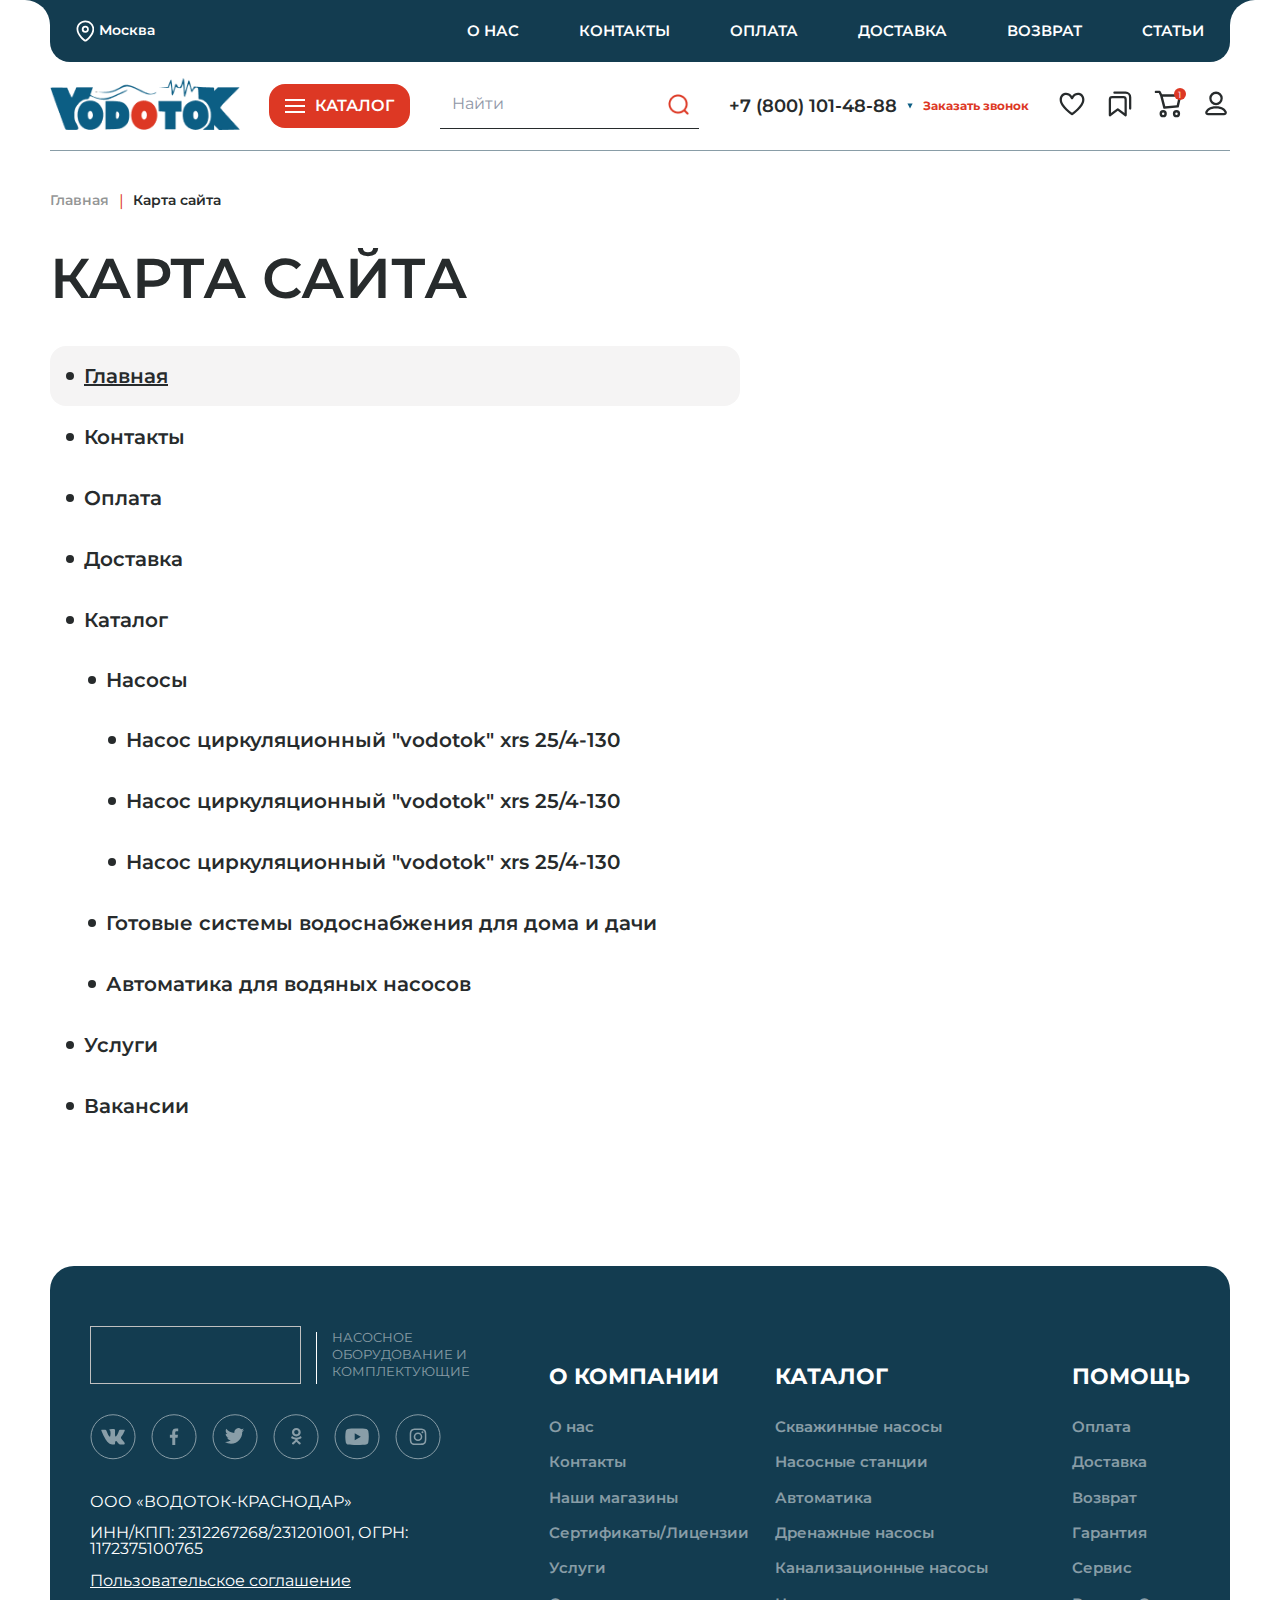
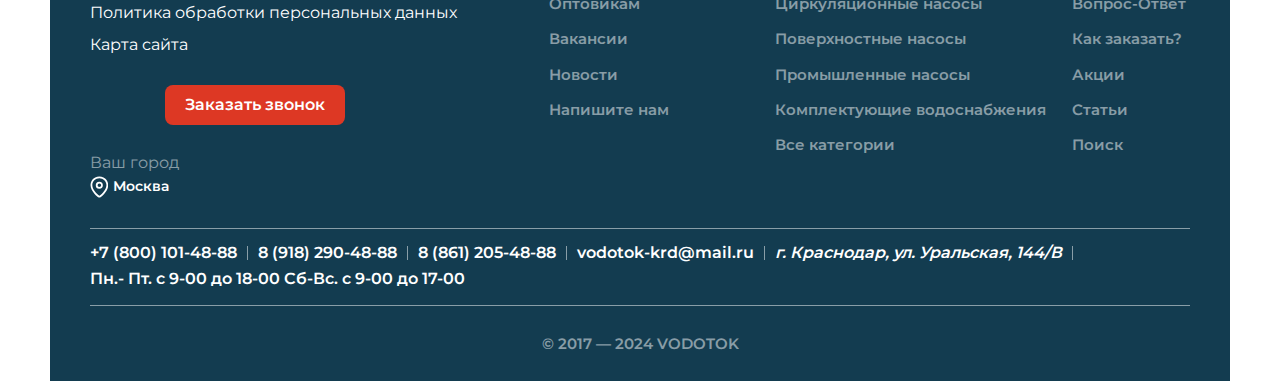
<file: index.html>
<!DOCTYPE html><html lang="ru" class="page"><head><meta charset="UTF-8"><meta name="viewport" content="width=device-width,initial-scale=1"><meta http-equiv="X-UA-Compatible" content="ie=edge"><meta name="theme-color" content="#111111"><title>Site</title><link rel="stylesheet" href="css/vendor.css"><link rel="stylesheet" href="css/main.css"><script defer="defer" src="js/vendor.js"></script><script defer="defer" src="js/main.js"></script></head><body id="page" class="page__body"><div class="site-container"><header class="header"><div class="header__top header-top"><div class="container header-top__container"><div class="header-top__content"><div class="header-top__left"></div><div class="header-top__right"></div><div class="address-wrap"><div class="header-top__address address"><svg class="address__svg"><use xlink:href="img/sprite.svg#mark"></use></svg><div class="address__text">Москва</div></div><div class="address-wrap__popup address-popup"><button class="address-popup__close btn-reset"><img src="img/close.png" alt=""></button><div class="address-popup__subtitle">Сменить город на&nbsp;г. Краснодар?</div><div class="address-popup__btns"><button class="address-popup__btn btn-reset" data-path="city" data-animation="fadeInUp" data-speed="300">Сменить</button> <button class="address-popup__btn btn-reset">Пропустить</button></div></div></div><nav class="header-top__nav nav"><ul class="nav__list list-reset"><li class="nav__item"><a href="#" class="nav__link">О&nbsp;нас</a></li><li class="nav__item"><a href="#" class="nav__link">Контакты</a></li><li class="nav__item"><a href="#" class="nav__link">Оплата</a></li><li class="nav__item"><a href="#" class="nav__link">Доставка</a></li><li class="nav__item"><a href="#" class="nav__link">Возврат</a></li><li class="nav__item"><a href="#" class="nav__link">Статьи</a></li></ul></nav></div></div></div><div class="header__bottom header-bottom"><div class="container header-bottom__container"><div class="header-bottom__content"><a href="#" class="header-bottom__logo"><img src="img/logo.png" alt=""></a><div class="header-bottom__catalog catalog catalog--desktop"><button class="burger burger--catalog btn-reset"><span class="burger__line"></span></button> <span>Каталог</span></div><form action="#" class="header-bottom__form header-form"><label class="header-form__label"><input type="text" placeholder="Найти" class="header-form__input" data-path="search" data-animation="fadeInUp" data-speed="300"></label> <button type="button" class="header-form__btn btn-reset"></button></form><div class="header-bottom__tel tel"><div class="tel__link-wrap"><a class="tel__link"><span class="tel__text">+7 (800) 101-48-88</span><div class="tel__arrow"><svg class=""><use xlink:href="img/sprite.svg#arrow"></use></svg></div></a><div class="tel__popup tel-popup"><a href="tel:+78001014888" class="tel-popup__link">+7 (800) 101-48-88</a> <a href="tel:+78001014888" class="tel-popup__link">+7 (800) 101-48-88</a> <a href="tel:+78001014888" class="tel-popup__link">+7 (800) 101-48-88</a></div></div><button class="tel__btn btn-reset" data-path="order" data-animation="fadeInUp" data-speed="300">Заказать звонок</button></div><div class="header-bottom__links header-links"><div class="header-links__link"><div class="icon header-links__svg"><svg><use xlink:href="img/sprite.svg#tel"></use></svg></div><div class="header-links__popup tel-popup"><a href="tel:78001014888" class="tel-popup__link">+7 (800) 101-48-88</a> <a href="tel:78001014888" class="tel-popup__link">+7 (800) 101-48-88</a> <a href="tel:78001014888" class="tel-popup__link">+7 (800) 101-48-88</a></div></div><div class="header-links__link"><div class="icon header-links__svg"><svg><use xlink:href="img/sprite.svg#heart"></use></svg></div></div><div class="header-links__link"><div class="icon header-links__svg"><svg><use xlink:href="img/sprite.svg#bookmark"></use></svg></div></div><div class="header-links__link header-links__link--basket"><div class="icon header-links__svg"><svg><use xlink:href="img/sprite.svg#cart"></use></svg></div><span class="header-links__counter">1</span></div><div class="header-links__link"><div class="icon icon--account header-links__svg"><svg><use xlink:href="img/sprite.svg#user"></use></svg></div></div></div><div class="header-bottom__burger-wrapper burger-wrapper"><button class="burger burger--mobile btn-reset" title=""><span class="burger__line"></span></button></div></div></div></div><div class="header__catalog header-catalog"><div class="container header-catalog__container"><menu class="header-catalog__menu menu list-reset"><li class="menu__item"><a href="#" class="menu__link"><div class="menu__img"><img class="lazy" data-src="img/catalog-1.jpg" alt=""></div><div class="menu__descr">Скважинные насосы</div></a></li><li class="menu__item"><a href="#" class="menu__link"><div class="menu__img"><img class="lazy" data-src="img/catalog-9.jpg" alt=""></div><div class="menu__descr">Поверхностные насосы</div></a></li><li class="menu__item"><a href="#" class="menu__link"><div class="menu__img"><img class="lazy" data-src="img/catalog-17.jpg" alt=""></div><div class="menu__descr">Циркуляционные насосы</div></a></li><li class="menu__item"><a href="#" class="menu__link"><div class="menu__img"><img class="lazy" data-src="img/catalog-2.jpg" alt=""></div><div class="menu__descr">Дренажные насосы</div></a></li><li class="menu__item"><a href="#" class="menu__link"><div class="menu__img"><img class="lazy" data-src="img/catalog-10.jpg" alt=""></div><div class="menu__descr">Фекальные насосы</div></a></li><li class="menu__item"><a href="#" class="menu__link"><div class="menu__img"><img class="lazy" data-src="img/catalog-18.jpg" alt=""></div><div class="menu__descr">Насосы для повышения давления</div></a></li><li class="menu__item"><a href="#" class="menu__link"><div class="menu__img"><img class="lazy" data-src="img/catalog-3.jpg" alt=""></div><div class="menu__descr">Водяные насосы</div></a></li><li class="menu__item"><a href="#" class="menu__link"><div class="menu__img"><img class="lazy" data-src="img/catalog-11.jpg" alt=""></div><div class="menu__descr">Насосы трюмные</div></a></li><li class="menu__item"><a href="#" class="menu__link"><div class="menu__img"><img class="lazy" data-src="img/catalog-19.jpg" alt=""></div><div class="menu__descr">Насосные станции</div></a></li><li class="menu__item"><a href="#" class="menu__link"><div class="menu__img"><img class="lazy" data-src="img/catalog-4.jpg" alt=""></div><div class="menu__descr">Насосы для дизельного топлива</div></a></li><li class="menu__item"><a href="#" class="menu__link"><div class="menu__img"><img class="lazy" data-src="img/catalog-12.jpg" alt=""></div><div class="menu__descr">Насосы для перекачивания химических жидкостей</div></a></li><li class="menu__item"><a href="#" class="menu__link"><div class="menu__img"><img class="lazy" data-src="img/catalog-20.jpg" alt=""></div><div class="menu__descr">Оголовок для скважины</div></a></li><li class="menu__item"><a href="#" class="menu__link"><div class="menu__img"><img class="lazy" data-src="img/catalog-5.jpg" alt=""></div><div class="menu__descr">Водоток ()</div></a></li><li class="menu__item"><a href="#" class="menu__link"><div class="menu__img"><img class="lazy" data-src="img/catalog-13.jpg" alt=""></div><div class="menu__descr">Колодезные насосы</div></a></li><li class="menu__item"><a href="#" class="menu__link"><div class="menu__img"><img class="lazy" data-src="img/catalog-21.jpg" alt=""></div><div class="menu__descr">Фонтанные насосы</div></a></li><li class="menu__item"><a href="#" class="menu__link"><div class="menu__img"><img class="lazy" data-src="img/catalog-6.jpg" alt=""></div><div class="menu__descr">Винтовые скважинные насосы</div></a></li><li class="menu__item"><a href="#" class="menu__link"><div class="menu__img"><img class="lazy" data-src="img/catalog-14.jpg" alt=""></div><div class="menu__descr">Насосы для перекачки невзрывоопасных газов</div></a></li><li class="menu__item"><a href="#" class="menu__link"><div class="menu__img"><img class="lazy" data-src="img/catalog-22.jpg" alt=""></div><div class="menu__descr">Канализационные насосы</div></a></li><li class="menu__item"><a href="#" class="menu__link"><div class="menu__img"><img class="lazy" data-src="img/catalog-7.jpg" alt=""></div><div class="menu__descr">Насосы для дизельного топлива 220В</div></a></li><li class="menu__item"><a href="#" class="menu__link"><div class="menu__img"><img class="lazy" data-src="img/catalog-15.jpg" alt=""></div><div class="menu__descr">Насосы для фонтана</div></a></li><li class="menu__item"><a href="#" class="menu__link"><div class="menu__img"><img class="lazy" data-src="img/catalog-23.jpg" alt=""></div><div class="menu__descr">Насос циркуляционный XRS 25/4-180</div></a></li><li class="menu__item"><a href="#" class="menu__link"><div class="menu__img"><img class="lazy" data-src="img/catalog-8.jpg" alt=""></div><div class="menu__descr">Стабилизаторы напряжения</div></a></li><li class="menu__item"><a href="#" class="menu__link"><div class="menu__img"><img class="lazy" data-src="img/catalog-16.jpg" alt=""></div><div class="menu__descr">Поплавковые выключатели</div></a></li><li class="menu__item"><a href="#" class="menu__link"><div class="menu__img"><img class="lazy" data-src="img/catalog-24.jpg" alt=""></div><div class="menu__descr">Аксессуары для насосов</div></a></li></menu></div></div><div class="header__mobile header-mobile"><div class="container header-mobile__container"><div class="header-mobile__content"><div class="header-mobile__top"><a href="#" data-path="city" data-animation="fadeInUp" data-speed="300" class="header-mobile__address address"><svg class="address__svg"><use xlink:href="img/sprite.svg#mark"></use></svg><div class="address__text">Москва</div></a><div class="header-links"><a href="#" class="header-links__link"><div class="icon header-links__svg"><svg><use xlink:href="img/sprite.svg#bookmark"></use></svg></div></a><a href="#" class="header-links__link"><div class="icon header-links__svg"><svg><use xlink:href="img/sprite.svg#user"></use></svg></div></a></div></div><form action="#" class="header-mobile__form header-form"><label class="header-form__label"><input type="text" placeholder="Найти" class="header-form__input"></label> <button class="header-form__btn btn-reset"></button></form><div class="header-mobile__tel tel"><a href="tel:78001014888" class="tel__link"><span class="tel__text">+7 (800) 101-48-88</span><div class="tel__arrow"><svg><use xlink:href="img/sprite.svg#arrow"></use></svg></div></a><button class="tel__btn btn-reset" data-path="order" data-animation="fadeInUp" data-speed="300">Заказать звонок</button></div><div class="header-mobile__catalog catalog catalog--mobile"><button class="burger burger-catalog burger-catalog--mobile btn-reset"><span class="burger__line"></span></button> <span>Каталог</span></div><div class="header-mobile__menu menu"><div class="menu__item"><a href="#" class="menu__link"><div class="menu__img"><img class="lazy" data-src="img/catalog-1.jpg" alt=""></div><div class="menu__descr">Скважинные насосы</div></a></div><div class="menu__item"><a href="#" class="menu__link"><div class="menu__img"><img class="lazy" data-src="img/catalog-9.jpg" alt=""></div><div class="menu__descr">Поверхностные насосы</div></a></div><div class="menu__item"><a href="#" class="menu__link"><div class="menu__img"><img class="lazy" data-src="img/catalog-17.jpg" alt=""></div><div class="menu__descr">Циркуляционные насосы</div></a></div><div class="menu__item"><a href="#" class="menu__link"><div class="menu__img"><img class="lazy" data-src="img/catalog-2.jpg" alt=""></div><div class="menu__descr">Дренажные насосы</div></a></div><div class="menu__item"><a href="#" class="menu__link"><div class="menu__img"><img class="lazy" data-src="img/catalog-10.jpg" alt=""></div><div class="menu__descr">Фекальные насосы</div></a></div><div class="menu__item"><a href="#" class="menu__link"><div class="menu__img"><img class="lazy" data-src="img/catalog-18.jpg" alt=""></div><div class="menu__descr">Насосы для повышения давления</div></a></div><div class="menu__item"><a href="#" class="menu__link"><div class="menu__img"><img class="lazy" data-src="img/catalog-3.jpg" alt=""></div><div class="menu__descr">Водяные насосы</div></a></div><div class="menu__item"><a href="#" class="menu__link"><div class="menu__img"><img class="lazy" data-src="img/catalog-11.jpg" alt=""></div><div class="menu__descr">Насосы трюмные</div></a></div><div class="menu__item"><a href="#" class="menu__link"><div class="menu__img"><img class="lazy" data-src="img/catalog-19.jpg" alt=""></div><div class="menu__descr">Насосные станции</div></a></div><div class="menu__item"><a href="#" class="menu__link"><div class="menu__img"><img class="lazy" data-src="img/catalog-4.jpg" alt=""></div><div class="menu__descr">Насосы для дизельного топлива</div></a></div><div class="menu__item"><a href="#" class="menu__link"><div class="menu__img"><img class="lazy" data-src="img/catalog-12.jpg" alt=""></div><div class="menu__descr">Насосы для перекачивания химических жидкостей</div></a></div><div class="menu__item"><a href="#" class="menu__link"><div class="menu__img"><img class="lazy" data-src="img/catalog-20.jpg" alt=""></div><div class="menu__descr">Оголовок для скважины</div></a></div><div class="menu__item"><a href="#" class="menu__link"><div class="menu__img"><img class="lazy" data-src="img/catalog-5.jpg" alt=""></div><div class="menu__descr">Водоток ()</div></a></div><div class="menu__item"><a href="#" class="menu__link"><div class="menu__img"><img class="lazy" data-src="img/catalog-13.jpg" alt=""></div><div class="menu__descr">Колодезные насосы</div></a></div><div class="menu__item"><a href="#" class="menu__link"><div class="menu__img"><img class="lazy" data-src="img/catalog-21.jpg" alt=""></div><div class="menu__descr">Фонтанные насосы</div></a></div><div class="menu__item"><a href="#" class="menu__link"><div class="menu__img"><img class="lazy" data-src="img/catalog-6.jpg" alt=""></div><div class="menu__descr">Винтовые скважинные насосы</div></a></div><div class="menu__item"><a href="#" class="menu__link"><div class="menu__img"><img class="lazy" data-src="img/catalog-14.jpg" alt=""></div><div class="menu__descr">Насосы для перекачки невзрывоопасных газов</div></a></div><div class="menu__item"><a href="#" class="menu__link"><div class="menu__img"><img class="lazy" data-src="img/catalog-22.jpg" alt=""></div><div class="menu__descr">Канализационные насосы</div></a></div><div class="menu__item"><a href="#" class="menu__link"><div class="menu__img"><img class="lazy" data-src="img/catalog-7.jpg" alt=""></div><div class="menu__descr">Насосы для дизельного топлива 220В</div></a></div><div class="menu__item"><a href="#" class="menu__link"><div class="menu__img"><img class="lazy" data-src="img/catalog-15.jpg" alt=""></div><div class="menu__descr">Насосы для фонтана</div></a></div><div class="menu__item"><a href="#" class="menu__link"><div class="menu__img"><img class="lazy" data-src="img/catalog-23.jpg" alt=""></div><div class="menu__descr">Насос циркуляционный XRS 25/4-180</div></a></div><div class="menu__item"><a href="#" class="menu__link"><div class="menu__img"><img class="lazy" data-src="img/catalog-8.jpg" alt=""></div><div class="menu__descr">Стабилизаторы напряжения</div></a></div><div class="menu__item"><a href="#" class="menu__link"><div class="menu__img"><img class="lazy" data-src="img/catalog-16.jpg" alt=""></div><div class="menu__descr">Поплавковые выключатели</div></a></div><div class="menu__item"><a href="#" class="menu__link"><div class="menu__img"><img class="lazy" data-src="img/catalog-24.jpg" alt=""></div><div class="menu__descr">Аксессуары для насосов</div></a></div></div><nav class="header-mobile__nav nav"><ul class="nav__list list-reset"><li class="nav__item"><a href="#" class="nav__link">О&nbsp;нас</a></li><li class="nav__item"><a href="#" class="nav__link">Контакты</a></li><li class="nav__item"><a href="#" class="nav__link">Оплата</a></li><li class="nav__item"><a href="#" class="nav__link">Доставка</a></li><li class="nav__item"><a href="#" class="nav__link">Возврат</a></li><li class="nav__item"><a href="#" class="nav__link">Статьи</a></li></ul></nav></div></div></div></header><div class="modal-basket"><div class="modal-basket__container"><div class="modal-basket__close modal-close"><img class="lazy" data-src="img/close.png" alt=""></div><div class="modal-basket__content"><div class="modal-basket__title">Корзина</div><div class="modal-basket__blocks"><div class="modal-basket__block"><div class="modal-basket__wrap"><div class="modal-basket__img"><img class="lazy" data-src="img/card-1.jpg" alt=""></div><div class="modal-basket__center"><a href="#" class="title modal-basket__link">Насос самовсасывающий Vodotok JGP90022</a><div class="modal-basket__counter"><div class="modal-basket__price">10&nbsp;500&nbsp;₽</div><div class="modal-basket__basket basket"><button class="basket__minus btn-reset"><svg class="basket__svg"><use xlink:href="img/sprite.svg#minus"></use></svg></button><div class="basket__count">2</div><button class="basket__plus btn-reset"><svg class="basket__svg"><use xlink:href="img/sprite.svg#plus"></use></svg></button></div><div class="modal-basket__price">21&nbsp;000&nbsp;₽</div></div></div></div><a href="#" class="title modal-basket__hidden-link">Насос самовсасывающий Vodotok JGP90022</a><div class="modal-basket__icons"><a href="#" class="modal-basket__icon"><svg><use xlink:href="img/sprite.svg#heart"></use></svg> </a><a href="#" class="modal-basket__icon"><svg><use xlink:href="img/sprite.svg#bin"></use></svg></a></div></div><div class="modal-basket__block"><div class="modal-basket__wrap"><div class="modal-basket__img"><img class="lazy" data-src="img/card-2.jpg" alt=""></div><div class="modal-basket__center"><a href="#" class="title modal-basket__link">Vodotok НСП-800</a><div class="modal-basket__counter"><div class="modal-basket__price">5&nbsp;800&nbsp;₽</div><div class="modal-basket__basket basket"><button class="basket__minus btn-reset"><svg class="basket__svg"><use xlink:href="img/sprite.svg#minus"></use></svg></button><div class="basket__count">1</div><button class="basket__plus btn-reset"><svg class="basket__svg"><use xlink:href="img/sprite.svg#plus"></use></svg></button></div><div class="modal-basket__price">5&nbsp;800&nbsp;₽</div></div></div></div><a href="#" class="title modal-basket__hidden-link">Vodotok НСП-800</a><div class="modal-basket__icons"><a href="#" class="modal-basket__icon"><svg><use xlink:href="img/sprite.svg#heart"></use></svg> </a><a href="#" class="modal-basket__icon"><svg><use xlink:href="img/sprite.svg#bin"></use></svg></a></div></div></div><div class="modal-basket__bottom basket-bottom"><div class="basket-bottom__descr"><span>Итого</span><div><span>3&nbsp;</span>товара</div><div>на&nbsp;26&nbsp;800&nbsp;₽</div></div><div class="basket-bottom__btns"><button class="basket-bottom__btn btn-primary btn-reset">Перейти в корзину</button> <button class="basket-bottom__btn btn-reset btn-primary">Быстрый заказ</button></div></div></div></div></div><main class="main"><section class="page-map"><div class="container"><ul class="page-map__breadcrumbs breadcrumbs list-reset"><li class="breadcrumbs__item"><a href="index.html" class="breadcrumbs__link">Главная</a></li><li class="breadcrumbs__item"><a class="breadcrumbs__link">Карта сайта</a></li></ul><h1 class="title page-map__title">Карта сайта</h1><ul class="page-map__list list-reset"><li class="page-map__item"><a href="#" class="page-map__link page-map__link--active">Главная</a></li><li class="page-map__item"><a href="#" class="page-map__link">Контакты</a></li><li class="page-map__item"><a href="#" class="page-map__link">Оплата</a></li><li class="page-map__item"><a href="#" class="page-map__link">Доставка</a></li><li class="page-map__item"><a href="#" class="page-map__link">Каталог</a><ul class="page-map__list page-map__catalog-list list-reset"><li class="page-map__item"><a href="#" class="page-map__link">Насосы</a><ul class="page-map__list page-map__pump-list list-reset"><li class="page-map__item"><a href="#" class="page-map__link">Насос циркуляционный "vodotok" xrs 25/4-130</a></li><li class="page-map__item"><a href="#" class="page-map__link">Насос циркуляционный "vodotok" xrs 25/4-130</a></li><li class="page-map__item"><a href="#" class="page-map__link">Насос циркуляционный "vodotok" xrs 25/4-130</a></li></ul></li><li class="page-map__item"><a href="#" class="page-map__link">Готовые системы водоснабжения для дома и&nbsp;дачи</a></li><li class="page-map__item"><a href="#" class="page-map__link">Автоматика для водяных насосов</a></li></ul></li><li class="page-map__item"><a href="#" class="page-map__link">Услуги</a></li><li class="page-map__item"><a href="#" class="page-map__link">Вакансии</a></li></ul></div></section></main><footer class="footer"><div class="links"><a class="links__link to-top"><svg><use xlink:href="img/sprite.svg#to-top"></use></svg> </a><a href="#" class="links__link telegram"><svg><use xlink:href="img/sprite.svg#telegram"></use></svg> </a><a href="#" class="links__link whatsapp"><svg><use xlink:href="img/sprite.svg#whatsapp"></use></svg></a></div><div class="container footer__container"><div class="footer__content"><div class="footer__grid"><div class="footer__block footer-left"><div class="footer-left__logo-block"><a href="#" class="footer-left__logo"><img class="lazy" data-src="img/logo.png" alt=""></a><div class="footer-left__logo-line"></div><div class="footer-left__logo-descr">Насосное оборудование и комплектующие</div></div><div class="footer-left__icons"><a href="#" class="footer-left__icon-link"><svg class="footer-left__icon"><use xlink:href="img/sprite.svg#vk"></use></svg> </a><a href="#" class="footer-left__icon-link"><svg class="footer-left__icon"><use xlink:href="img/sprite.svg#facebook"></use></svg> </a><a href="#" class="footer-left__icon-link"><svg class="footer-left__icon"><use xlink:href="img/sprite.svg#twitter"></use></svg> </a><a href="#" class="footer-left__icon-link"><svg class="footer-left__icon"><use xlink:href="img/sprite.svg#classmates"></use></svg> </a><a href="#" class="footer-left__icon-link"><svg class="footer-left__icon"><use xlink:href="img/sprite.svg#youtube"></use></svg> </a><a href="#" class="footer-left__icon-link"><svg class="footer-left__icon"><use xlink:href="img/sprite.svg#insta"></use></svg></a></div><div class="footer__hidden footer-hidden footer-bottom"><a href="tel:+78001014888" class="footer-bottom__link">+7 (800) 101-48-88</a><div class="footer-bottom__line"></div><a href="tel:89182904888" class="footer-bottom__link">8 (918) 290-48-88</a><div class="footer-bottom__line"></div><a href="tel:88612054888" class="footer-bottom__link">8 (861) 205-48-88</a><div class="footer-bottom__line"></div><a href="mailto:vodotok-krd@mail.ru" class="footer-bottom__link">vodotok-krd@mail.ru</a><div class="footer-bottom__line"></div><address class="footer-bottom__address">г. Краснодар, ул. Уральская, 144/В</address><div class="footer-bottom__line"></div><div class="footer-bottom__table">Пн.- Пт.&nbsp;с&nbsp;9-00 до&nbsp;18-00 Сб-Вс.&nbsp;с&nbsp;9-00 до&nbsp;17-00</div></div><div class="footer-left__descr">ООО &laquo;ВОДОТОК-КРАСНОДАР&raquo;</div><div class="footer-left__descr">ИНН/КПП: 2312267268/231201001, ОГРН: 1172375100765</div><div class="footer-left__links"><a href="#" class="footer-left__link">Пользовательское соглашение</a> <a href="#" class="footer-left__link">Политика обработки персональных данных</a> <a href="#" class="footer-left__link">Карта сайта</a></div><div class="footer-left__cards footer-cards"><div class="footer-cards__left"><div class="footer-cards__img"><img class="lazy" data-src="img/mastercard.png" alt=""></div><div class="footer-cards__img"><img class="lazy" data-src="img/visa.png" alt=""></div><div class="footer-cards__img"><img class="lazy" data-src="img/sber.png" alt=""></div><div class="footer-cards__img"><img class="lazy" data-src="img/alfa.png" alt=""></div></div><button class="footer-cards__btn btn-reset btn-primary" data-path="order" data-animation="fadeInUp" data-speed="300">Заказать звонок</button></div><div class="footer__company footer-left__hidden">&copy;&nbsp;2017&nbsp;&mdash; 2024&nbsp;VODOTOK</div><div class="footer-left__address footer-address"><div class="footer-address__descr">Ваш город</div><button class="footer-address__address address btn-reset" data-path="city" data-animation="fadeInUp" data-speed="300"><svg class="address__svg"><use xlink:href="img/sprite.svg#mark"></use></svg><div class="address__text">Москва</div></button></div></div><div class="footer__block"><h3 class="title footer__subtitle">О&nbsp;компании</h3><ul class="footer__menu list-reset"><li class="footer__item"><a href="#" class="footer__link">О&nbsp;нас</a></li><li class="footer__item"><a href="#" class="footer__link">Контакты</a></li><li class="footer__item"><a href="#" class="footer__link">Наши магазины</a></li><li class="footer__item"><a href="#" class="footer__link">Сертификаты/Лицензии</a></li><li class="footer__item"><a href="#" class="footer__link">Услуги</a></li><li class="footer__item"><a href="#" class="footer__link">Оптовикам</a></li><li class="footer__item"><a href="#" class="footer__link">Вакансии</a></li><li class="footer__item"><a href="#" class="footer__link">Новости</a></li><li class="footer__item"><a href="#" class="footer__link">Напишите нам</a></li></ul></div><div class="footer__block"><h3 class="title footer__subtitle">Каталог</h3><ul class="footer__menu list-reset"><li class="footer__item"><a href="#" class="footer__link">Скважинные насосы</a></li><li class="footer__item"><a href="#" class="footer__link">Насосные станции</a></li><li class="footer__item"><a href="#" class="footer__link">Автоматика</a></li><li class="footer__item"><a href="#" class="footer__link">Дренажные насосы</a></li><li class="footer__item"><a href="#" class="footer__link">Канализационные насосы</a></li><li class="footer__item"><a href="#" class="footer__link">Циркуляционные насосы</a></li><li class="footer__item"><a href="#" class="footer__link">Поверхностные насосы</a></li><li class="footer__item"><a href="#" class="footer__link">Промышленные насосы</a></li><li class="footer__item"><a href="#" class="footer__link">Комплектующие водоснабжения</a></li><li class="footer__item"><a href="#" class="footer__link" data-path="catalog" data-animation="fadeInUp" data-speed="300">Все категории</a></li></ul></div><div class="footer__block"><h3 class="title footer__subtitle">Помощь</h3><ul class="footer__menu list-reset"><li class="footer__item"><a href="#" class="footer__link">Оплата</a></li><li class="footer__item"><a href="#" class="footer__link">Доставка</a></li><li class="footer__item"><a href="#" class="footer__link">Возврат</a></li><li class="footer__item"><a href="#" class="footer__link">Гарантия</a></li><li class="footer__item"><a href="#" class="footer__link">Сервис</a></li><li class="footer__item"><a href="#" class="footer__link">Вопрос-Ответ</a></li><li class="footer__item"><a href="#" class="footer__link">Как заказать?</a></li><li class="footer__item"><a href="#" class="footer__link">Акции</a></li><li class="footer__item"><a href="#" class="footer__link">Статьи</a></li><li class="footer__item"><a href="#" class="footer__link">Поиск</a></li></ul></div></div><div class="footer__bottom footer-bottom"><a href="tel:+78001014888" class="footer-bottom__link">+7 (800) 101-48-88</a><div class="footer-bottom__line"></div><a href="tel:89182904888" class="footer-bottom__link">8 (918) 290-48-88</a><div class="footer-bottom__line"></div><a href="tel:88612054888" class="footer-bottom__link">8 (861) 205-48-88</a><div class="footer-bottom__line"></div><a href="mailto:vodotok-krd@mail.ru" class="footer-bottom__link">vodotok-krd@mail.ru</a><div class="footer-bottom__line"></div><address class="footer-bottom__address">г. Краснодар, ул. Уральская, 144/В</address><div class="footer-bottom__line"></div><div class="footer-bottom__table">Пн.- Пт.&nbsp;с&nbsp;9-00 до&nbsp;18-00 Сб-Вс.&nbsp;с&nbsp;9-00 до&nbsp;17-00</div></div><div class="footer__company">&copy;&nbsp;2017&nbsp;&mdash; 2024&nbsp;VODOTOK</div></div></div></footer><div class="modal"><div class="modal__container payment" data-target="payment"><div class="modal__close modal-close"><img class="lazy" data-src="img/close.png" alt=""></div><div class="payment__content"><svg class="payment__icon"><use xlink:href="img/sprite.svg#tick"></use></svg><div class="payment__descr">Оплата прошла успешно</div></div></div><div class="modal__container payment" data-target="failed"><div class="modal__close modal-close"><img class="lazy" data-src="img/close.png" alt=""></div><div class="payment__content"><svg class="payment__icon"><use xlink:href="img/sprite.svg#failed"></use></svg><div class="payment__descr">Оплата не&nbsp;прошла</div></div></div><div class="modal__container delivery" data-target="delivery"><div class="modal__close modal-close"><img class="lazy" data-src="img/close.png" alt=""></div><div class="delivery__content"><h3 class="title delivery__subtitle">Стоимость доставки из Краснодара</h3><form action="#" class="search-form"><label class="search-form__label"><input type="text" placeholder="Ваш город" class="search-form__input input"></label> <button class="search-form__btn btn-reset"></button></form><div class="basket"><div class="basket__left"><button class="basket__minus btn-reset"><svg class="basket__svg"><use xlink:href="img/sprite.svg#minus"></use></svg></button><div class="basket__count">1</div><button class="basket__plus btn-reset"><svg class="basket__svg"><use xlink:href="img/sprite.svg#plus"></use></svg></button></div></div><ul class="delivery__list list-reset"><li class="delivery__item"><svg class="delivery__icon"><use xlink:href="img/sprite.svg#delivery-1"></use></svg><div class="delivery__descr">Доставка курьером Vodotok</div><div class="delivery__price">500&nbsp;₽</div></li><li class="delivery__item"><svg class="delivery__icon"><use xlink:href="img/sprite.svg#delivery-2"></use></svg><div class="delivery__descr">Курьерская служба</div><div class="delivery__price">500&nbsp;₽</div></li><li class="delivery__item"><svg class="delivery__icon"><use xlink:href="img/sprite.svg#delivery-2"></use></svg><div class="delivery__descr">Самовывоз</div><div class="delivery__price">0&nbsp;₽</div></li></ul></div></div><div class="modal__container click" data-target="click"><div class="modal__close modal-close"><img class="lazy" data-src="img/close.png" alt=""></div><div class="click__content order-call"><h2 class="title order-call__title">Купить в 1 клик</h2><form action="#" class="order-call__form"><input type="text" placeholder="Ф.И.О" class="order-call__input input"> <input type="tel" placeholder="Телефон" class="order-call__input input"> <input type="email" placeholder="E-Mail" class="order-call__input input"> <textarea placeholder="Комментарий к&nbsp;заказу" class="order-call__input input order-call__input--textarea" name="comment"></textarea> <label class="order-call__checkbox-label"><input class="order-call__checkbox-check visually-hidden" name="check" type="checkbox"> <span class="order-call__checkbox-span"></span> <span class="order-call__checkbox-descr">Я&nbsp;согласен на&nbsp;<a href="#">обработку персональных данных</a></span></label> <button class="order-call__btn btn-primary btn-reset">Отправить</button></form></div></div><div class="modal__container choose-city" data-target="city"><div class="modal__close modal-close"><img class="lazy" data-src="img/close.png" alt=""></div><div class="choose-city__open"><img class="lazy" data-src="img/close.png" alt=""></div><div class="choose-city__content"><div class="choose-city__title">Выберете город</div><form action="#" class="choose-city__form search-form"><label class="search-form__label"><input type="text" placeholder="Ваш город" class="search-form__input input"></label> <button class="search-form__btn btn-reset"></button></form><div class="choose-city__block" data-simplebar><div class="choose-city__links"><a href="#" class="choose-city__link">Новый уренгой</a> <a href="#" class="choose-city__link">Ярославль</a> <a href="#" class="choose-city__link">Назарово</a> <a href="#" class="choose-city__link">Владивосток</a> <a href="#" class="choose-city__link">Армавир</a> <a href="#" class="choose-city__link">Апатиты</a> <a href="#" class="choose-city__link">Спасск-Дальний</a> <a href="#" class="choose-city__link">Сарапул</a> <a href="#" class="choose-city__link">Орехово-Зуево</a> <a href="#" class="choose-city__link">Искитим</a> <a href="#" class="choose-city__link">Красноярск</a> <a href="#" class="choose-city__link">Каменск-Шахтинский</a> <a href="#" class="choose-city__link">Павлово</a> <a href="#" class="choose-city__link">Кисловодск</a> <a href="#" class="choose-city__link">Новый уренгой</a> <a href="#" class="choose-city__link">Ярославль</a> <a href="#" class="choose-city__link">Назарово</a> <a href="#" class="choose-city__link">Владивосток</a> <a href="#" class="choose-city__link">Армавир</a> <a href="#" class="choose-city__link">Апатиты</a> <a href="#" class="choose-city__link">Спасск-Дальний</a> <a href="#" class="choose-city__link">Сарапул</a> <a href="#" class="choose-city__link">Орехово-Зуево</a> <a href="#" class="choose-city__link">Искитим</a> <a href="#" class="choose-city__link">Красноярск</a> <a href="#" class="choose-city__link">Каменск-Шахтинский</a> <a href="#" class="choose-city__link">Павлово</a> <a href="#" class="choose-city__link">Кисловодск</a></div></div></div></div><div class="modal__container order-call" data-target="order"><div class="modal__close modal-close"><img class="lazy" data-src="img/close.png" alt=""></div><div class="order-call__content"><div class="order-call__title">Заказать звонок</div><form action="#" class="order-call__form"><input type="text" placeholder="Ваше имя" class="order-call__input input"> <input type="tel" placeholder="Телефон" class="order-call__input input"> <label class="order-call__checkbox-label"><input class="order-call__checkbox-check visually-hidden" name="check" type="checkbox"> <span class="order-call__checkbox-span"></span> <span class="order-call__checkbox-descr">Я&nbsp;согласен на&nbsp;<a href="#">обработку персональных данных</a></span></label> <button class="order-call__btn btn-reset btn-primary">Отправить</button></form></div></div><div class="modal__container search" data-target="search"><div class="modal__close modal-close"><img class="lazy" data-src="img/search-close.png" alt=""></div><div class="search__content"><form action="#" class="search__form"><label class="search__label"><input type="text" placeholder="Ваш город" class="search__input input"></label> <button class="search__btn btn-reset"></button></form><div class="search__scroll" data-simplebar><div class="search__title-block"><div class="search__subtitle">История</div><button type="button" class="search__clean btn-reset">Очистить</button></div><div class="search__history search-history"><div class="search-history__item"><div class="search-history__descr">Насосы</div><button type="button" class="search-history__close btn-reset"><img class="lazy" data-src="img/search-close.png" alt=""></button></div><div class="search-history__item"><div class="search-history__descr">Vodo</div><button type="button" class="search-history__close btn-reset"><img class="lazy" data-src="img/search-close.png" alt=""></button></div><div class="search-history__item"><div class="search-history__descr">Vodotok</div><button type="button" class="search-history__close btn-reset"><img class="lazy" data-src="img/search-close.png" alt=""></button></div><div class="search-history__item"><div class="search-history__descr">для фонтана</div><button type="button" class="search-history__close btn-reset"><img class="lazy" data-src="img/search-close.png" alt=""></button></div></div><h2 class="title search__title">Рекомендуем для вас</h2><div class="search__cards"><div class="swiper-slide goods-slide"><div class="goods-slide__content"><div class="goods-slide__top"><div class="goods-slide__img"><img data-class="lazy" src="img/goods-2.jpg" alt=""><div class="goods-slide__captions"><div class="goods-slide__caption goods-slide__caption--blue">Хит</div></div><div class="goods-slide__img-mobile"><ul class="goods-slide__icons list-reset"><li class="goods-slide__icon"><svg><use xlink:href="img/sprite.svg#goods-1"></use></svg></li><li class="goods-slide__icon"><svg><use xlink:href="img/sprite.svg#goods-2"></use></svg></li></ul></div></div></div><div class="goods-slide__bottom"><h3 class="title goods-slide__subtitle">Vodotok БЦПЭ-85-0,5-50м</h3><div class="goods-slide__bottom-content"><div class="goods-slide__rating rating"><div class="rating__body"><div class="rating__active"></div><div class="rating__items"><input class="rating__item" type="radio" name="rating" value="1"> <input class="rating__item" type="radio" name="rating" value="2"> <input class="rating__item" type="radio" name="rating" value="3"> <input class="rating__item" type="radio" name="rating" value="4"> <input class="rating__item" type="radio" name="rating" value="5"></div></div><div class="rating__content"><div class="rating__value">5.0</div><div class="rating__descr">5&nbsp;оценок</div></div></div><div class="goods-slide__price-block price-block"><div class="price-block__left"><div class="price-block__price">14&nbsp;000&nbsp;₽</div><div class="price-block__main-price">12&nbsp;500&nbsp;₽</div></div><div class="price-block__right"><svg class="price-block__svg"><use xlink:href="img/sprite.svg#click"></use></svg><div class="price-block__text">В&nbsp;наличии</div></div></div><div class="goods-slide__basket basket"><div class="basket__left"><button class="basket__minus btn-reset"><svg class="basket__svg"><use xlink:href="img/sprite.svg#minus"></use></svg></button><div class="basket__count">1</div><button class="basket__plus btn-reset"><svg class="basket__svg"><use xlink:href="img/sprite.svg#plus"></use></svg></button></div><div class="basket__right"><a href="#" class="basket__link">Купить в&nbsp;1&nbsp;клик</a></div></div><button class="goods-slide__btn btn-reset btn-primary">Добавить в&nbsp;корзину</button></div></div></div></div><div class="swiper-slide goods-slide"><div class="goods-slide__content"><div class="goods-slide__top"><div class="goods-slide__img"><img data-class="lazy" src="img/goods-3.jpg" alt=""><div class="goods-slide__captions"><div class="goods-slide__caption goods-slide__caption--green">Акция</div><div class="goods-slide__caption goods-slide__caption--blue">Хит</div></div><div class="goods-slide__img-mobile"><ul class="goods-slide__icons list-reset"><li class="goods-slide__icon"><svg><use xlink:href="img/sprite.svg#goods-1"></use></svg></li><li class="goods-slide__icon"><svg><use xlink:href="img/sprite.svg#goods-2"></use></svg></li></ul></div></div></div><div class="goods-slide__bottom"><h3 class="title goods-slide__subtitle">Насос погружной скважинный "Vodotok" 6SR18/12, (380В)</h3><div class="goods-slide__bottom-content"><div class="goods-slide__rating rating"><div class="rating__body"><div class="rating__active"></div><div class="rating__items"><input class="rating__item" type="radio" name="rating" value="1"> <input class="rating__item" type="radio" name="rating" value="2"> <input class="rating__item" type="radio" name="rating" value="3"> <input class="rating__item" type="radio" name="rating" value="4"> <input class="rating__item" type="radio" name="rating" value="5"></div></div><div class="rating__content"><div class="rating__value">5.0</div><div class="rating__descr">5&nbsp;оценок</div></div></div><div class="goods-slide__price-block price-block"><div class="price-block__left"><div class="price-block__price">14&nbsp;000&nbsp;₽</div><div class="price-block__main-price">12&nbsp;500&nbsp;₽</div></div><div class="price-block__right"><svg class="price-block__svg"><use xlink:href="img/sprite.svg#click"></use></svg><div class="price-block__text">В&nbsp;наличии</div></div></div><div class="goods-slide__basket basket"><div class="basket__left"><button class="basket__minus btn-reset"><svg class="basket__svg"><use xlink:href="img/sprite.svg#minus"></use></svg></button><div class="basket__count">1</div><button class="basket__plus btn-reset"><svg class="basket__svg"><use xlink:href="img/sprite.svg#plus"></use></svg></button></div><div class="basket__right"><a href="#" class="basket__link">Купить в&nbsp;1&nbsp;клик</a></div></div><button class="goods-slide__btn btn-reset btn-primary">Добавить в&nbsp;корзину</button></div></div></div></div><div class="swiper-slide goods-slide"><div class="goods-slide__content"><div class="goods-slide__top"><div class="goods-slide__img"><img class="lazy" data-src="img/goods-2.jpg" alt=""><div class="goods-slide__captions"><div class="goods-slide__caption goods-slide__caption--blue">Хит</div></div><div class="goods-slide__img-mobile"><ul class="goods-slide__icons list-reset"><li class="goods-slide__icon"><svg><use xlink:href="img/sprite.svg#goods-1"></use></svg></li><li class="goods-slide__icon"><svg><use xlink:href="img/sprite.svg#goods-2"></use></svg></li></ul></div></div></div><div class="goods-slide__bottom"><h3 class="title goods-slide__subtitle">Vodotok БЦПЭ-85-0,5-50м</h3><div class="goods-slide__bottom-content"><div class="goods-slide__rating rating"><div class="rating__body"><div class="rating__active"></div><div class="rating__items"><input class="rating__item" type="radio" name="rating" value="1"> <input class="rating__item" type="radio" name="rating" value="2"> <input class="rating__item" type="radio" name="rating" value="3"> <input class="rating__item" type="radio" name="rating" value="4"> <input class="rating__item" type="radio" name="rating" value="5"></div></div><div class="rating__content"><div class="rating__value">5.0</div><div class="rating__descr">5&nbsp;оценок</div></div></div><div class="goods-slide__price-block price-block"><div class="price-block__left"><div class="price-block__price">14&nbsp;000&nbsp;₽</div><div class="price-block__main-price">12&nbsp;500&nbsp;₽</div></div><div class="price-block__right"><svg class="price-block__svg"><use xlink:href="img/sprite.svg#click"></use></svg><div class="price-block__text">В&nbsp;наличии</div></div></div><div class="goods-slide__basket basket"><div class="basket__left"><button class="basket__minus btn-reset"><svg class="basket__svg"><use xlink:href="img/sprite.svg#minus"></use></svg></button><div class="basket__count">1</div><button class="basket__plus btn-reset"><svg class="basket__svg"><use xlink:href="img/sprite.svg#plus"></use></svg></button></div><div class="basket__right"><a href="#" class="basket__link">Купить в&nbsp;1&nbsp;клик</a></div></div><button class="goods-slide__btn btn-reset btn-primary">Добавить в&nbsp;корзину</button></div></div></div></div><div class="swiper-slide goods-slide"><div class="goods-slide__content"><div class="goods-slide__top"><div class="goods-slide__img"><img class="lazy" data-src="img/goods-3.jpg" alt=""><div class="goods-slide__captions"><div class="goods-slide__caption goods-slide__caption--green">Акция</div><div class="goods-slide__caption goods-slide__caption--blue">Хит</div></div><div class="goods-slide__img-mobile"><ul class="goods-slide__icons list-reset"><li class="goods-slide__icon"><svg><use xlink:href="img/sprite.svg#goods-1"></use></svg></li><li class="goods-slide__icon"><svg><use xlink:href="img/sprite.svg#goods-2"></use></svg></li></ul></div></div></div><div class="goods-slide__bottom"><h3 class="title goods-slide__subtitle">Насос погружной скважинный "Vodotok" 6SR18/12, (380В)</h3><div class="goods-slide__bottom-content"><div class="goods-slide__rating rating"><div class="rating__body"><div class="rating__active"></div><div class="rating__items"><input class="rating__item" type="radio" name="rating" value="1"> <input class="rating__item" type="radio" name="rating" value="2"> <input class="rating__item" type="radio" name="rating" value="3"> <input class="rating__item" type="radio" name="rating" value="4"> <input class="rating__item" type="radio" name="rating" value="5"></div></div><div class="rating__content"><div class="rating__value">5.0</div><div class="rating__descr">5&nbsp;оценок</div></div></div><div class="goods-slide__price-block price-block"><div class="price-block__left"><div class="price-block__price">14&nbsp;000&nbsp;₽</div><div class="price-block__main-price">12&nbsp;500&nbsp;₽</div></div><div class="price-block__right"><svg class="price-block__svg"><use xlink:href="img/sprite.svg#click"></use></svg><div class="price-block__text">В&nbsp;наличии</div></div></div><div class="goods-slide__basket basket"><div class="basket__left"><button class="basket__minus btn-reset"><svg class="basket__svg"><use xlink:href="img/sprite.svg#minus"></use></svg></button><div class="basket__count">1</div><button class="basket__plus btn-reset"><svg class="basket__svg"><use xlink:href="img/sprite.svg#plus"></use></svg></button></div><div class="basket__right"><a href="#" class="basket__link">Купить в&nbsp;1&nbsp;клик</a></div></div><button class="goods-slide__btn btn-reset btn-primary">Добавить в&nbsp;корзину</button></div></div></div></div></div></div></div></div><div class="modal__container footer-catalog" data-target="catalog"><div class="modal__close modal-close"><img class="lazy" data-src="img/close.png" alt=""></div><div class="footer-catalog__content"><h2 class="title footer-catalog__title">Каталог</h2><div class="footer-catalog__block"><div class="footer-catalog__left"><a href="#" class="footer-catalog__link footer-catalog__link--active"><div class="footer-catalog__link-descr">Насосы</div><svg class="footer-catalog__svg"><use xlink:href="img/sprite.svg#arrow-right"></use></svg> </a><a href="#" class="footer-catalog__link"><div class="footer-catalog__link-descr">Насосы</div><svg class="footer-catalog__svg"><use xlink:href="img/sprite.svg#arrow-right"></use></svg> </a><a href="#" class="footer-catalog__link"><div class="footer-catalog__link-descr">Насосы</div><svg class="footer-catalog__svg"><use xlink:href="img/sprite.svg#arrow-right"></use></svg> </a><a href="#" class="footer-catalog__link"><div class="footer-catalog__link-descr">Насосы</div><svg class="footer-catalog__svg"><use xlink:href="img/sprite.svg#arrow-right"></use></svg> </a><a href="#" class="footer-catalog__link"><div class="footer-catalog__link-descr">Насосы</div><svg class="footer-catalog__svg"><use xlink:href="img/sprite.svg#arrow-right"></use></svg></a></div><div class="footer-catalog__right-wrap"><div class="footer-catalog__right menu menu--active" data-simplebar=""><a href="#" class="footer-catalog__link footer-catalog__link--active"><div class="footer-catalog__link-descr">Насосы</div><svg class="footer-catalog__menu-svg"><use xlink:href="img/sprite.svg#arrow-down"></use></svg></a><div class="menu__wrap menu__wrap--active"><div class="menu__item"><a href="#" class="menu__link"><div class="menu__img"><img class="lazy" data-src="img/catalog-1.jpg" alt=""></div><div class="menu__descr">Скважинные насосы</div></a></div><div class="menu__item"><a href="#" class="menu__link"><div class="menu__img"><img class="lazy" data-src="img/catalog-2.jpg" alt=""></div><div class="menu__descr">Дренажные насосы</div></a></div><div class="menu__item"><a href="#" class="menu__link"><div class="menu__img"><img class="lazy" data-src="img/catalog-3.jpg" alt=""></div><div class="menu__descr">Водяные насосы</div></a></div><div class="menu__item"><a href="#" class="menu__link"><div class="menu__img"><img class="lazy" data-src="img/catalog-4.jpg" alt=""></div><div class="menu__descr">Насосы для дизельного топлива</div></a></div><div class="menu__item"><a href="#" class="menu__link"><div class="menu__img"><img class="lazy" data-src="img/catalog-5.jpg" alt=""></div><div class="menu__descr">Водоток ()</div></a></div><div class="menu__item"><a href="#" class="menu__link"><div class="menu__img"><img class="lazy" data-src="img/catalog-6.jpg" alt=""></div><div class="menu__descr">Винтовые скважинные насосы</div></a></div><div class="menu__item"><a href="#" class="menu__link"><div class="menu__img"><img class="lazy" data-src="img/catalog-7.jpg" alt=""></div><div class="menu__descr">Насосы для дизельного топлива 220В</div></a></div><div class="menu__item"><a href="#" class="menu__link"><div class="menu__img"><img class="lazy" data-src="img/catalog-8.jpg" alt=""></div><div class="menu__descr">Стабилизаторы напряжения</div></a></div><div class="menu__item"><a href="#" class="menu__link"><div class="menu__img"><img class="lazy" data-src="img/catalog-9.jpg" alt=""></div><div class="menu__descr">Поверхностные насосы</div></a></div><div class="menu__item"><a href="#" class="menu__link"><div class="menu__img"><img class="lazy" data-src="img/catalog-10.jpg" alt=""></div><div class="menu__descr">Фекальные насосы</div></a></div><div class="menu__item"><a href="#" class="menu__link"><div class="menu__img"><img class="lazy" data-src="img/catalog-11.jpg" alt=""></div><div class="menu__descr">Насосы трюмные</div></a></div><div class="menu__item"><a href="#" class="menu__link"><div class="menu__img"><img class="lazy" data-src="img/catalog-12.jpg" alt=""></div><div class="menu__descr">Насосы для перекачивания химических жидкостей</div></a></div><div class="menu__item"><a href="#" class="menu__link"><div class="menu__img"><img class="lazy" data-src="img/catalog-13.jpg" alt=""></div><div class="menu__descr">Колодезные насосы</div></a></div><div class="menu__item"><a href="#" class="menu__link"><div class="menu__img"><img class="lazy" data-src="img/catalog-14.jpg" alt=""></div><div class="menu__descr">Насосы для перекачки невзрывоопасных газов</div></a></div><div class="menu__item"><a href="#" class="menu__link"><div class="menu__img"><img class="lazy" data-src="img/catalog-15.jpg" alt=""></div><div class="menu__descr">Насосы для фонтана</div></a></div><div class="menu__item"><a href="#" class="menu__link"><div class="menu__img"><img class="lazy" data-src="img/catalog-16.jpg" alt=""></div><div class="menu__descr">Поплавковые выключатели</div></a></div><div class="menu__item"><a href="#" class="menu__link"><div class="menu__img"><img class="lazy" data-src="img/catalog-17.jpg" alt=""></div><div class="menu__descr">Циркуляционные насосы</div></a></div><div class="menu__item"><a href="#" class="menu__link"><div class="menu__img"><img class="lazy" data-src="img/catalog-18.jpg" alt=""></div><div class="menu__descr">Насосы для повышения давления</div></a></div><div class="menu__item"><a href="#" class="menu__link"><div class="menu__img"><img class="lazy" data-src="img/catalog-19.jpg" alt=""></div><div class="menu__descr">Насосные станции</div></a></div><div class="menu__item"><a href="#" class="menu__link"><div class="menu__img"><img class="lazy" data-src="img/catalog-20.jpg" alt=""></div><div class="menu__descr">Оголовок для скважины</div></a></div><div class="menu__item"><a href="#" class="menu__link"><div class="menu__img"><img class="lazy" data-src="img/catalog-21.jpg" alt=""></div><div class="menu__descr">Фонтанные насосы</div></a></div><div class="menu__item"><a href="#" class="menu__link"><div class="menu__img"><img class="lazy" data-src="img/catalog-22.jpg" alt=""></div><div class="menu__descr">Канализационные насосы</div></a></div><div class="menu__item"><a href="#" class="menu__link"><div class="menu__img"><img class="lazy" data-src="img/catalog-23.jpg" alt=""></div><div class="menu__descr">Насос циркуляционный XRS 25/4-180</div></a></div><div class="menu__item"><a href="#" class="menu__link"><div class="menu__img"><img class="lazy" data-src="img/catalog-24.jpg" alt=""></div><div class="menu__descr">Аксессуары для насосов</div></a></div></div></div><div class="footer-catalog__right menu" data-simplebar=""><a href="#" class="footer-catalog__link"><div class="footer-catalog__link-descr">Насосы</div><svg class="footer-catalog__menu-svg"><use xlink:href="img/sprite.svg#arrow-down"></use></svg></a><div class="menu__wrap"><div class="menu__item"><a href="#" class="menu__link"><div class="menu__img"><img class="lazy" data-src="img/catalog-12.jpg" alt=""></div><div class="menu__descr">Насосы для перекачивания химических жидкостей</div></a></div><div class="menu__item"><a href="#" class="menu__link"><div class="menu__img"><img class="lazy" data-src="img/catalog-13.jpg" alt=""></div><div class="menu__descr">Колодезные насосы</div></a></div><div class="menu__item"><a href="#" class="menu__link"><div class="menu__img"><img class="lazy" data-src="img/catalog-14.jpg" alt=""></div><div class="menu__descr">Насосы для перекачки невзрывоопасных газов</div></a></div><div class="menu__item"><a href="#" class="menu__link"><div class="menu__img"><img class="lazy" data-src="img/catalog-15.jpg" alt=""></div><div class="menu__descr">Насосы для фонтана</div></a></div><div class="menu__item"><a href="#" class="menu__link"><div class="menu__img"><img class="lazy" data-src="img/catalog-16.jpg" alt=""></div><div class="menu__descr">Поплавковые выключатели</div></a></div><div class="menu__item"><a href="#" class="menu__link"><div class="menu__img"><img class="lazy" data-src="img/catalog-17.jpg" alt=""></div><div class="menu__descr">Циркуляционные насосы</div></a></div><div class="menu__item"><a href="#" class="menu__link"><div class="menu__img"><img class="lazy" data-src="img/catalog-18.jpg" alt=""></div><div class="menu__descr">Насосы для повышения давления</div></a></div><div class="menu__item"><a href="#" class="menu__link"><div class="menu__img"><img class="lazy" data-src="img/catalog-19.jpg" alt=""></div><div class="menu__descr">Насосные станции</div></a></div><div class="menu__item"><a href="#" class="menu__link"><div class="menu__img"><img class="lazy" data-src="img/catalog-20.jpg" alt=""></div><div class="menu__descr">Оголовок для скважины</div></a></div><div class="menu__item"><a href="#" class="menu__link"><div class="menu__img"><img class="lazy" data-src="img/catalog-21.jpg" alt=""></div><div class="menu__descr">Фонтанные насосы</div></a></div><div class="menu__item"><a href="#" class="menu__link"><div class="menu__img"><img class="lazy" data-src="img/catalog-22.jpg" alt=""></div><div class="menu__descr">Канализационные насосы</div></a></div><div class="menu__item"><a href="#" class="menu__link"><div class="menu__img"><img class="lazy" data-src="img/catalog-23.jpg" alt=""></div><div class="menu__descr">Насос циркуляционный XRS 25/4-180</div></a></div><div class="menu__item"><a href="#" class="menu__link"><div class="menu__img"><img class="lazy" data-src="img/catalog-24.jpg" alt=""></div><div class="menu__descr">Аксессуары для насосов</div></a></div><div class="menu__item"><a href="#" class="menu__link"><div class="menu__img"><img class="lazy" data-src="img/catalog-1.jpg" alt=""></div><div class="menu__descr">Скважинные насосы</div></a></div><div class="menu__item"><a href="#" class="menu__link"><div class="menu__img"><img class="lazy" data-src="img/catalog-2.jpg" alt=""></div><div class="menu__descr">Дренажные насосы</div></a></div><div class="menu__item"><a href="#" class="menu__link"><div class="menu__img"><img class="lazy" data-src="img/catalog-3.jpg" alt=""></div><div class="menu__descr">Водяные насосы</div></a></div><div class="menu__item"><a href="#" class="menu__link"><div class="menu__img"><img class="lazy" data-src="img/catalog-4.jpg" alt=""></div><div class="menu__descr">Насосы для дизельного топлива</div></a></div><div class="menu__item"><a href="#" class="menu__link"><div class="menu__img"><img class="lazy" data-src="img/catalog-5.jpg" alt=""></div><div class="menu__descr">Водоток ()</div></a></div><div class="menu__item"><a href="#" class="menu__link"><div class="menu__img"><img class="lazy" data-src="img/catalog-6.jpg" alt=""></div><div class="menu__descr">Винтовые скважинные насосы</div></a></div><div class="menu__item"><a href="#" class="menu__link"><div class="menu__img"><img class="lazy" data-src="img/catalog-7.jpg" alt=""></div><div class="menu__descr">Насосы для дизельного топлива 220В</div></a></div><div class="menu__item"><a href="#" class="menu__link"><div class="menu__img"><img class="lazy" data-src="img/catalog-8.jpg" alt=""></div><div class="menu__descr">Стабилизаторы напряжения</div></a></div><div class="menu__item"><a href="#" class="menu__link"><div class="menu__img"><img class="lazy" data-src="img/catalog-9.jpg" alt=""></div><div class="menu__descr">Поверхностные насосы</div></a></div><div class="menu__item"><a href="#" class="menu__link"><div class="menu__img"><img class="lazy" data-src="img/catalog-10.jpg" alt=""></div><div class="menu__descr">Фекальные насосы</div></a></div><div class="menu__item"><a href="#" class="menu__link"><div class="menu__img"><img class="lazy" data-src="img/catalog-11.jpg" alt=""></div><div class="menu__descr">Насосы трюмные</div></a></div></div></div><div class="footer-catalog__right menu" data-simplebar=""><a href="#" class="footer-catalog__link"><div class="footer-catalog__link-descr">Насосы</div><svg class="footer-catalog__menu-svg"><use xlink:href="img/sprite.svg#arrow-down"></use></svg></a><div class="menu__wrap"><div class="menu__item"><a href="#" class="menu__link"><div class="menu__img"><img class="lazy" data-src="img/catalog-17.jpg" alt=""></div><div class="menu__descr">Циркуляционные насосы</div></a></div><div class="menu__item"><a href="#" class="menu__link"><div class="menu__img"><img class="lazy" data-src="img/catalog-18.jpg" alt=""></div><div class="menu__descr">Насосы для повышения давления</div></a></div><div class="menu__item"><a href="#" class="menu__link"><div class="menu__img"><img class="lazy" data-src="img/catalog-19.jpg" alt=""></div><div class="menu__descr">Насосные станции</div></a></div><div class="menu__item"><a href="#" class="menu__link"><div class="menu__img"><img class="lazy" data-src="img/catalog-20.jpg" alt=""></div><div class="menu__descr">Оголовок для скважины</div></a></div><div class="menu__item"><a href="#" class="menu__link"><div class="menu__img"><img class="lazy" data-src="img/catalog-21.jpg" alt=""></div><div class="menu__descr">Фонтанные насосы</div></a></div><div class="menu__item"><a href="#" class="menu__link"><div class="menu__img"><img class="lazy" data-src="img/catalog-22.jpg" alt=""></div><div class="menu__descr">Канализационные насосы</div></a></div><div class="menu__item"><a href="#" class="menu__link"><div class="menu__img"><img class="lazy" data-src="img/catalog-23.jpg" alt=""></div><div class="menu__descr">Насос циркуляционный XRS 25/4-180</div></a></div><div class="menu__item"><a href="#" class="menu__link"><div class="menu__img"><img class="lazy" data-src="img/catalog-24.jpg" alt=""></div><div class="menu__descr">Аксессуары для насосов</div></a></div><div class="menu__item"><a href="#" class="menu__link"><div class="menu__img"><img class="lazy" data-src="img/catalog-1.jpg" alt=""></div><div class="menu__descr">Скважинные насосы</div></a></div><div class="menu__item"><a href="#" class="menu__link"><div class="menu__img"><img class="lazy" data-src="img/catalog-2.jpg" alt=""></div><div class="menu__descr">Дренажные насосы</div></a></div><div class="menu__item"><a href="#" class="menu__link"><div class="menu__img"><img class="lazy" data-src="img/catalog-3.jpg" alt=""></div><div class="menu__descr">Водяные насосы</div></a></div><div class="menu__item"><a href="#" class="menu__link"><div class="menu__img"><img class="lazy" data-src="img/catalog-4.jpg" alt=""></div><div class="menu__descr">Насосы для дизельного топлива</div></a></div><div class="menu__item"><a href="#" class="menu__link"><div class="menu__img"><img class="lazy" data-src="img/catalog-5.jpg" alt=""></div><div class="menu__descr">Водоток ()</div></a></div><div class="menu__item"><a href="#" class="menu__link"><div class="menu__img"><img class="lazy" data-src="img/catalog-6.jpg" alt=""></div><div class="menu__descr">Винтовые скважинные насосы</div></a></div><div class="menu__item"><a href="#" class="menu__link"><div class="menu__img"><img class="lazy" data-src="img/catalog-7.jpg" alt=""></div><div class="menu__descr">Насосы для дизельного топлива 220В</div></a></div><div class="menu__item"><a href="#" class="menu__link"><div class="menu__img"><img class="lazy" data-src="img/catalog-8.jpg" alt=""></div><div class="menu__descr">Стабилизаторы напряжения</div></a></div><div class="menu__item"><a href="#" class="menu__link"><div class="menu__img"><img class="lazy" data-src="img/catalog-9.jpg" alt=""></div><div class="menu__descr">Поверхностные насосы</div></a></div><div class="menu__item"><a href="#" class="menu__link"><div class="menu__img"><img class="lazy" data-src="img/catalog-10.jpg" alt=""></div><div class="menu__descr">Фекальные насосы</div></a></div><div class="menu__item"><a href="#" class="menu__link"><div class="menu__img"><img class="lazy" data-src="img/catalog-11.jpg" alt=""></div><div class="menu__descr">Насосы трюмные</div></a></div><div class="menu__item"><a href="#" class="menu__link"><div class="menu__img"><img class="lazy" data-src="img/catalog-12.jpg" alt=""></div><div class="menu__descr">Насосы для перекачивания химических жидкостей</div></a></div><div class="menu__item"><a href="#" class="menu__link"><div class="menu__img"><img class="lazy" data-src="img/catalog-13.jpg" alt=""></div><div class="menu__descr">Колодезные насосы</div></a></div><div class="menu__item"><a href="#" class="menu__link"><div class="menu__img"><img class="lazy" data-src="img/catalog-14.jpg" alt=""></div><div class="menu__descr">Насосы для перекачки невзрывоопасных газов</div></a></div><div class="menu__item"><a href="#" class="menu__link"><div class="menu__img"><img class="lazy" data-src="img/catalog-15.jpg" alt=""></div><div class="menu__descr">Насосы для фонтана</div></a></div><div class="menu__item"><a href="#" class="menu__link"><div class="menu__img"><img class="lazy" data-src="img/catalog-16.jpg" alt=""></div><div class="menu__descr">Поплавковые выключатели</div></a></div></div></div><div class="footer-catalog__right menu" data-simplebar=""><a href="#" class="footer-catalog__link"><div class="footer-catalog__link-descr">Насосы</div><svg class="footer-catalog__menu-svg"><use xlink:href="img/sprite.svg#arrow-down"></use></svg></a><div class="menu__wrap"><div class="menu__item"><a href="#" class="menu__link"><div class="menu__img"><img class="lazy" data-src="img/catalog-1.jpg" alt=""></div><div class="menu__descr">Скважинные насосы</div></a></div><div class="menu__item"><a href="#" class="menu__link"><div class="menu__img"><img class="lazy" data-src="img/catalog-2.jpg" alt=""></div><div class="menu__descr">Дренажные насосы</div></a></div><div class="menu__item"><a href="#" class="menu__link"><div class="menu__img"><img class="lazy" data-src="img/catalog-3.jpg" alt=""></div><div class="menu__descr">Водяные насосы</div></a></div><div class="menu__item"><a href="#" class="menu__link"><div class="menu__img"><img class="lazy" data-src="img/catalog-4.jpg" alt=""></div><div class="menu__descr">Насосы для дизельного топлива</div></a></div><div class="menu__item"><a href="#" class="menu__link"><div class="menu__img"><img class="lazy" data-src="img/catalog-5.jpg" alt=""></div><div class="menu__descr">Водоток ()</div></a></div><div class="menu__item"><a href="#" class="menu__link"><div class="menu__img"><img class="lazy" data-src="img/catalog-6.jpg" alt=""></div><div class="menu__descr">Винтовые скважинные насосы</div></a></div><div class="menu__item"><a href="#" class="menu__link"><div class="menu__img"><img class="lazy" data-src="img/catalog-7.jpg" alt=""></div><div class="menu__descr">Насосы для дизельного топлива 220В</div></a></div><div class="menu__item"><a href="#" class="menu__link"><div class="menu__img"><img class="lazy" data-src="img/catalog-8.jpg" alt=""></div><div class="menu__descr">Стабилизаторы напряжения</div></a></div><div class="menu__item"><a href="#" class="menu__link"><div class="menu__img"><img class="lazy" data-src="img/catalog-9.jpg" alt=""></div><div class="menu__descr">Поверхностные насосы</div></a></div><div class="menu__item"><a href="#" class="menu__link"><div class="menu__img"><img class="lazy" data-src="img/catalog-10.jpg" alt=""></div><div class="menu__descr">Фекальные насосы</div></a></div><div class="menu__item"><a href="#" class="menu__link"><div class="menu__img"><img class="lazy" data-src="img/catalog-11.jpg" alt=""></div><div class="menu__descr">Насосы трюмные</div></a></div><div class="menu__item"><a href="#" class="menu__link"><div class="menu__img"><img class="lazy" data-src="img/catalog-12.jpg" alt=""></div><div class="menu__descr">Насосы для перекачивания химических жидкостей</div></a></div><div class="menu__item"><a href="#" class="menu__link"><div class="menu__img"><img class="lazy" data-src="img/catalog-13.jpg" alt=""></div><div class="menu__descr">Колодезные насосы</div></a></div><div class="menu__item"><a href="#" class="menu__link"><div class="menu__img"><img class="lazy" data-src="img/catalog-14.jpg" alt=""></div><div class="menu__descr">Насосы для перекачки невзрывоопасных газов</div></a></div><div class="menu__item"><a href="#" class="menu__link"><div class="menu__img"><img class="lazy" data-src="img/catalog-15.jpg" alt=""></div><div class="menu__descr">Насосы для фонтана</div></a></div><div class="menu__item"><a href="#" class="menu__link"><div class="menu__img"><img class="lazy" data-src="img/catalog-16.jpg" alt=""></div><div class="menu__descr">Поплавковые выключатели</div></a></div><div class="menu__item"><a href="#" class="menu__link"><div class="menu__img"><img class="lazy" data-src="img/catalog-17.jpg" alt=""></div><div class="menu__descr">Циркуляционные насосы</div></a></div><div class="menu__item"><a href="#" class="menu__link"><div class="menu__img"><img class="lazy" data-src="img/catalog-18.jpg" alt=""></div><div class="menu__descr">Насосы для повышения давления</div></a></div><div class="menu__item"><a href="#" class="menu__link"><div class="menu__img"><img class="lazy" data-src="img/catalog-19.jpg" alt=""></div><div class="menu__descr">Насосные станции</div></a></div><div class="menu__item"><a href="#" class="menu__link"><div class="menu__img"><img class="lazy" data-src="img/catalog-20.jpg" alt=""></div><div class="menu__descr">Оголовок для скважины</div></a></div><div class="menu__item"><a href="#" class="menu__link"><div class="menu__img"><img class="lazy" data-src="img/catalog-21.jpg" alt=""></div><div class="menu__descr">Фонтанные насосы</div></a></div><div class="menu__item"><a href="#" class="menu__link"><div class="menu__img"><img class="lazy" data-src="img/catalog-22.jpg" alt=""></div><div class="menu__descr">Канализационные насосы</div></a></div><div class="menu__item"><a href="#" class="menu__link"><div class="menu__img"><img class="lazy" data-src="img/catalog-23.jpg" alt=""></div><div class="menu__descr">Насос циркуляционный XRS 25/4-180</div></a></div><div class="menu__item"><a href="#" class="menu__link"><div class="menu__img"><img class="lazy" data-src="img/catalog-24.jpg" alt=""></div><div class="menu__descr">Аксессуары для насосов</div></a></div></div></div><div class="footer-catalog__right menu" data-simplebar=""><a href="#" class="footer-catalog__link"><div class="footer-catalog__link-descr">Насосы</div><svg class="footer-catalog__menu-svg"><use xlink:href="img/sprite.svg#arrow-down"></use></svg></a><div class="menu__wrap"><div class="menu__item"><a href="#" class="menu__link"><div class="menu__img"><img class="lazy" data-src="img/catalog-1.jpg" alt=""></div><div class="menu__descr">Скважинные насосы</div></a></div><div class="menu__item"><a href="#" class="menu__link"><div class="menu__img"><img class="lazy" data-src="img/catalog-2.jpg" alt=""></div><div class="menu__descr">Дренажные насосы</div></a></div><div class="menu__item"><a href="#" class="menu__link"><div class="menu__img"><img class="lazy" data-src="img/catalog-3.jpg" alt=""></div><div class="menu__descr">Водяные насосы</div></a></div><div class="menu__item"><a href="#" class="menu__link"><div class="menu__img"><img class="lazy" data-src="img/catalog-4.jpg" alt=""></div><div class="menu__descr">Насосы для дизельного топлива</div></a></div><div class="menu__item"><a href="#" class="menu__link"><div class="menu__img"><img class="lazy" data-src="img/catalog-5.jpg" alt=""></div><div class="menu__descr">Водоток ()</div></a></div><div class="menu__item"><a href="#" class="menu__link"><div class="menu__img"><img class="lazy" data-src="img/catalog-6.jpg" alt=""></div><div class="menu__descr">Винтовые скважинные насосы</div></a></div><div class="menu__item"><a href="#" class="menu__link"><div class="menu__img"><img class="lazy" data-src="img/catalog-7.jpg" alt=""></div><div class="menu__descr">Насосы для дизельного топлива 220В</div></a></div><div class="menu__item"><a href="#" class="menu__link"><div class="menu__img"><img class="lazy" data-src="img/catalog-8.jpg" alt=""></div><div class="menu__descr">Стабилизаторы напряжения</div></a></div><div class="menu__item"><a href="#" class="menu__link"><div class="menu__img"><img class="lazy" data-src="img/catalog-9.jpg" alt=""></div><div class="menu__descr">Поверхностные насосы</div></a></div><div class="menu__item"><a href="#" class="menu__link"><div class="menu__img"><img class="lazy" data-src="img/catalog-10.jpg" alt=""></div><div class="menu__descr">Фекальные насосы</div></a></div><div class="menu__item"><a href="#" class="menu__link"><div class="menu__img"><img class="lazy" data-src="img/catalog-11.jpg" alt=""></div><div class="menu__descr">Насосы трюмные</div></a></div><div class="menu__item"><a href="#" class="menu__link"><div class="menu__img"><img class="lazy" data-src="img/catalog-12.jpg" alt=""></div><div class="menu__descr">Насосы для перекачивания химических жидкостей</div></a></div><div class="menu__item"><a href="#" class="menu__link"><div class="menu__img"><img class="lazy" data-src="img/catalog-13.jpg" alt=""></div><div class="menu__descr">Колодезные насосы</div></a></div><div class="menu__item"><a href="#" class="menu__link"><div class="menu__img"><img class="lazy" data-src="img/catalog-14.jpg" alt=""></div><div class="menu__descr">Насосы для перекачки невзрывоопасных газов</div></a></div><div class="menu__item"><a href="#" class="menu__link"><div class="menu__img"><img class="lazy" data-src="img/catalog-15.jpg" alt=""></div><div class="menu__descr">Насосы для фонтана</div></a></div><div class="menu__item"><a href="#" class="menu__link"><div class="menu__img"><img class="lazy" data-src="img/catalog-16.jpg" alt=""></div><div class="menu__descr">Поплавковые выключатели</div></a></div><div class="menu__item"><a href="#" class="menu__link"><div class="menu__img"><img class="lazy" data-src="img/catalog-17.jpg" alt=""></div><div class="menu__descr">Циркуляционные насосы</div></a></div><div class="menu__item"><a href="#" class="menu__link"><div class="menu__img"><img class="lazy" data-src="img/catalog-18.jpg" alt=""></div><div class="menu__descr">Насосы для повышения давления</div></a></div><div class="menu__item"><a href="#" class="menu__link"><div class="menu__img"><img class="lazy" data-src="img/catalog-19.jpg" alt=""></div><div class="menu__descr">Насосные станции</div></a></div><div class="menu__item"><a href="#" class="menu__link"><div class="menu__img"><img class="lazy" data-src="img/catalog-20.jpg" alt=""></div><div class="menu__descr">Оголовок для скважины</div></a></div><div class="menu__item"><a href="#" class="menu__link"><div class="menu__img"><img class="lazy" data-src="img/catalog-21.jpg" alt=""></div><div class="menu__descr">Фонтанные насосы</div></a></div><div class="menu__item"><a href="#" class="menu__link"><div class="menu__img"><img class="lazy" data-src="img/catalog-22.jpg" alt=""></div><div class="menu__descr">Канализационные насосы</div></a></div><div class="menu__item"><a href="#" class="menu__link"><div class="menu__img"><img class="lazy" data-src="img/catalog-23.jpg" alt=""></div><div class="menu__descr">Насос циркуляционный XRS 25/4-180</div></a></div><div class="menu__item"><a href="#" class="menu__link"><div class="menu__img"><img class="lazy" data-src="img/catalog-24.jpg" alt=""></div><div class="menu__descr">Аксессуары для насосов</div></a></div></div></div></div></div></div></div><div class="modal__container quick-view" data-target="quick"><div class="modal__close modal-close"><img class="lazy" data-src="img/close.png" alt=""></div><div class="quick-view__content"><h2 class="title quick-view__title">Vodotok WRS 40-1100-F</h2><div class="quick-view__block"><div class="quick-view__left"><div class="swiper quick-view__swiper"><div class="quick-view__slider-nav slider-nav"><button class="slider-nav__btn slider-nav__prev quick-view__prev btn-reset"><svg><use xlink:href="img/sprite.svg#arrow-left"></use></svg></button> <button class="slider-nav__btn slider-nav__next quick-view__next btn-reset"><svg><use xlink:href="img/sprite.svg#arrow-right"></use></svg></button></div><div class="swiper-pagination quick-view-pagination"></div><div class="swiper-wrapper"><div class="swiper-slide goods-slide quick-view__slide"><div class="goods-slide__top"><div class="goods-slide__img"><img class="lazy" data-src="img/quick-view.jpg" alt=""><div class="goods-slide__captions"><div class="goods-slide__caption goods-slide__caption--green">Акция</div><div class="goods-slide__caption goods-slide__caption--blue">Хит</div></div><div class="goods-slide__img-mobile"><ul class="goods-slide__icons list-reset"><li class="goods-slide__icon"><svg><use xlink:href="img/sprite.svg#goods-1"></use></svg></li><li class="goods-slide__icon"><svg><use xlink:href="img/sprite.svg#goods-2"></use></svg></li></ul></div></div></div></div><div class="swiper-slide goods-slide quick-view__slide"><div class="goods-slide__top"><div class="goods-slide__img"><img class="lazy" data-src="img/quick-view.jpg" alt=""><div class="goods-slide__captions"><div class="goods-slide__caption goods-slide__caption--green">Акция</div><div class="goods-slide__caption goods-slide__caption--blue">Хит</div></div><div class="goods-slide__img-mobile"><ul class="goods-slide__icons list-reset"><li class="goods-slide__icon"><svg><use xlink:href="img/sprite.svg#goods-1"></use></svg></li><li class="goods-slide__icon"><svg><use xlink:href="img/sprite.svg#goods-2"></use></svg></li></ul></div></div></div></div><div class="swiper-slide goods-slide quick-view__slide"><div class="goods-slide__top"><div class="goods-slide__img"><img class="lazy" data-src="img/quick-view.jpg" alt=""><div class="goods-slide__captions"><div class="goods-slide__caption goods-slide__caption--green">Акция</div><div class="goods-slide__caption goods-slide__caption--blue">Хит</div></div><div class="goods-slide__img-mobile"><ul class="goods-slide__icons list-reset"><li class="goods-slide__icon"><svg><use xlink:href="img/sprite.svg#goods-1"></use></svg></li><li class="goods-slide__icon"><svg><use xlink:href="img/sprite.svg#goods-2"></use></svg></li></ul></div></div></div></div></div></div></div><div class="quick-view__right"><div class="quick-view__top"><div class="quick-view__rating rating"><div class="rating__body"><div class="rating__active"></div><div class="rating__items"><input class="rating__item" type="radio" name="rating" value="1"> <input class="rating__item" type="radio" name="rating" value="2"> <input class="rating__item" type="radio" name="rating" value="3"> <input class="rating__item" type="radio" name="rating" value="4"> <input class="rating__item" type="radio" name="rating" value="5"></div></div><div class="rating__content"><div class="rating__value">5.0</div><div class="rating__descr">5&nbsp;оценок</div></div></div><div class="quick-view__in-stock in-stock"><svg class="in-stock__svg"><use xlink:href="img/sprite.svg#click"></use></svg><div class="in-stock__text">В&nbsp;наличии</div></div></div><div class="quick-view__price-block price-block"><div class="price-block__left"><div class="price-block__price">14&nbsp;000&nbsp;₽</div><div class="price-block__main-price">12&nbsp;500&nbsp;₽</div></div><div class="price-block__basket basket"><div class="basket__left"><button class="basket__minus btn-reset"><svg class="basket__svg"><use xlink:href="img/sprite.svg#minus"></use></svg></button><div class="basket__count">1</div><button class="basket__plus btn-reset"><svg class="basket__svg"><use xlink:href="img/sprite.svg#plus"></use></svg></button></div></div></div><div class="quick-view__btn-wrap"><button class="quick-view__btn btn-reset btn-primary">Добавить в&nbsp;корзину</button> <a href="#" class="quick-view__link">Купить в&nbsp;1&nbsp;клик</a></div><div class="quick-view__descr-block"><h3 class="title quick-view__subtitle">Описание</h3><p class="quick-view__descr">Циркуляционный фланцевый насос Vodotok (Водоток) WRS 40-1100-F используется в&nbsp;различных системах отопления и&nbsp;кондиционирования для циркуляции воды, повышения давления, охлаждения оборудования и&nbsp;так далее. Бесшумное оборудование способно работать беспрерывно на&nbsp;протяжении долгого времени без регулярного обслуживания.</p><div class="quick-view__feature"><h3 class="title quick-view__feature-subtitle">Характеристики</h3><div class="quick-view__table"><div class="quick-view__table-item table-item"><div class="table-item__key">Мощность, Вт</div><div class="table-item__value">7500</div></div><div class="quick-view__table-item table-item"><div class="table-item__key">Напор nom, м</div><div class="table-item__value">130</div></div><div class="quick-view__table-item table-item"><div class="table-item__key">Производительность max, м3/час</div><div class="table-item__value">27,0</div></div><div class="quick-view__table-item table-item"><div class="table-item__key">Напор max, м</div><div class="table-item__value">150</div></div></div><a href="#" class="quick-view__feature-link"><div class="quick-view__link-text">Больше информации о&nbsp;товаре</div><img class="lazy" data-src="img/arrow-blue.png" alt=""></a></div></div></div></div></div></div></div></div></body></html>
</file>
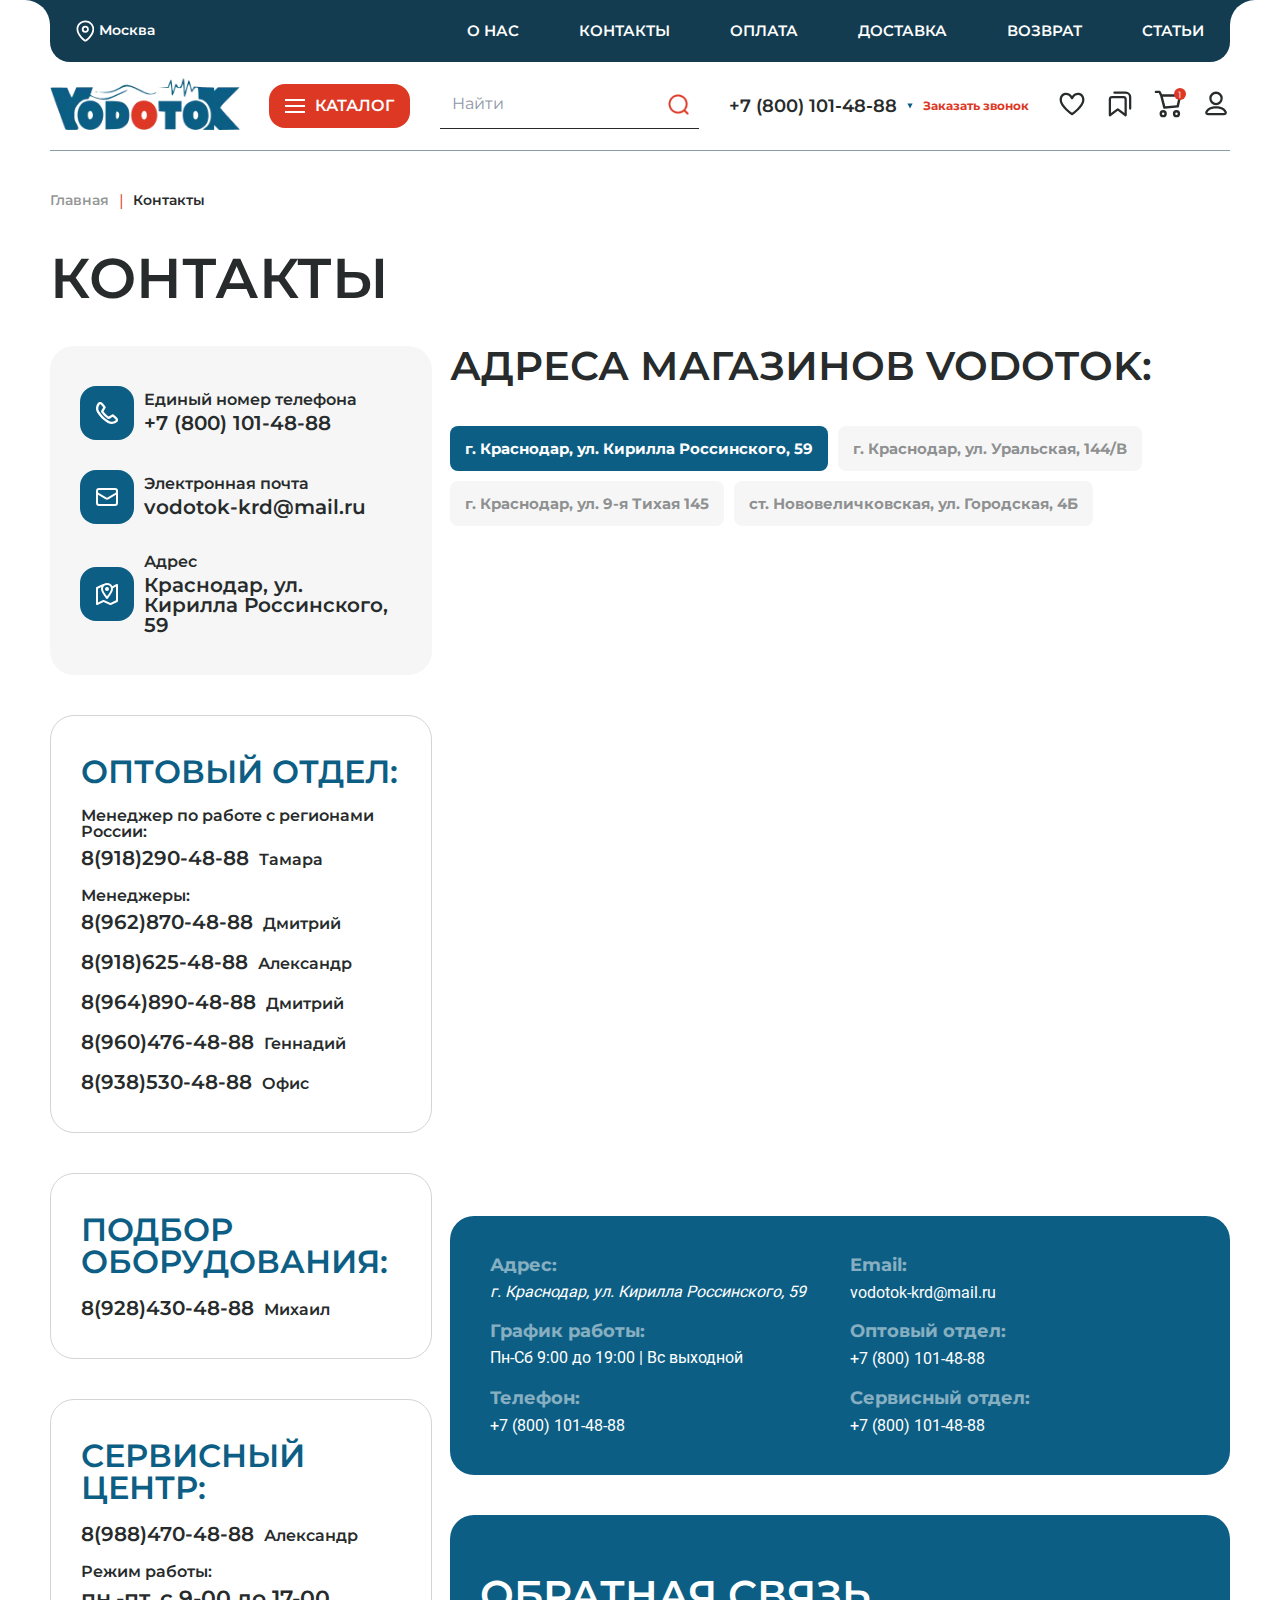
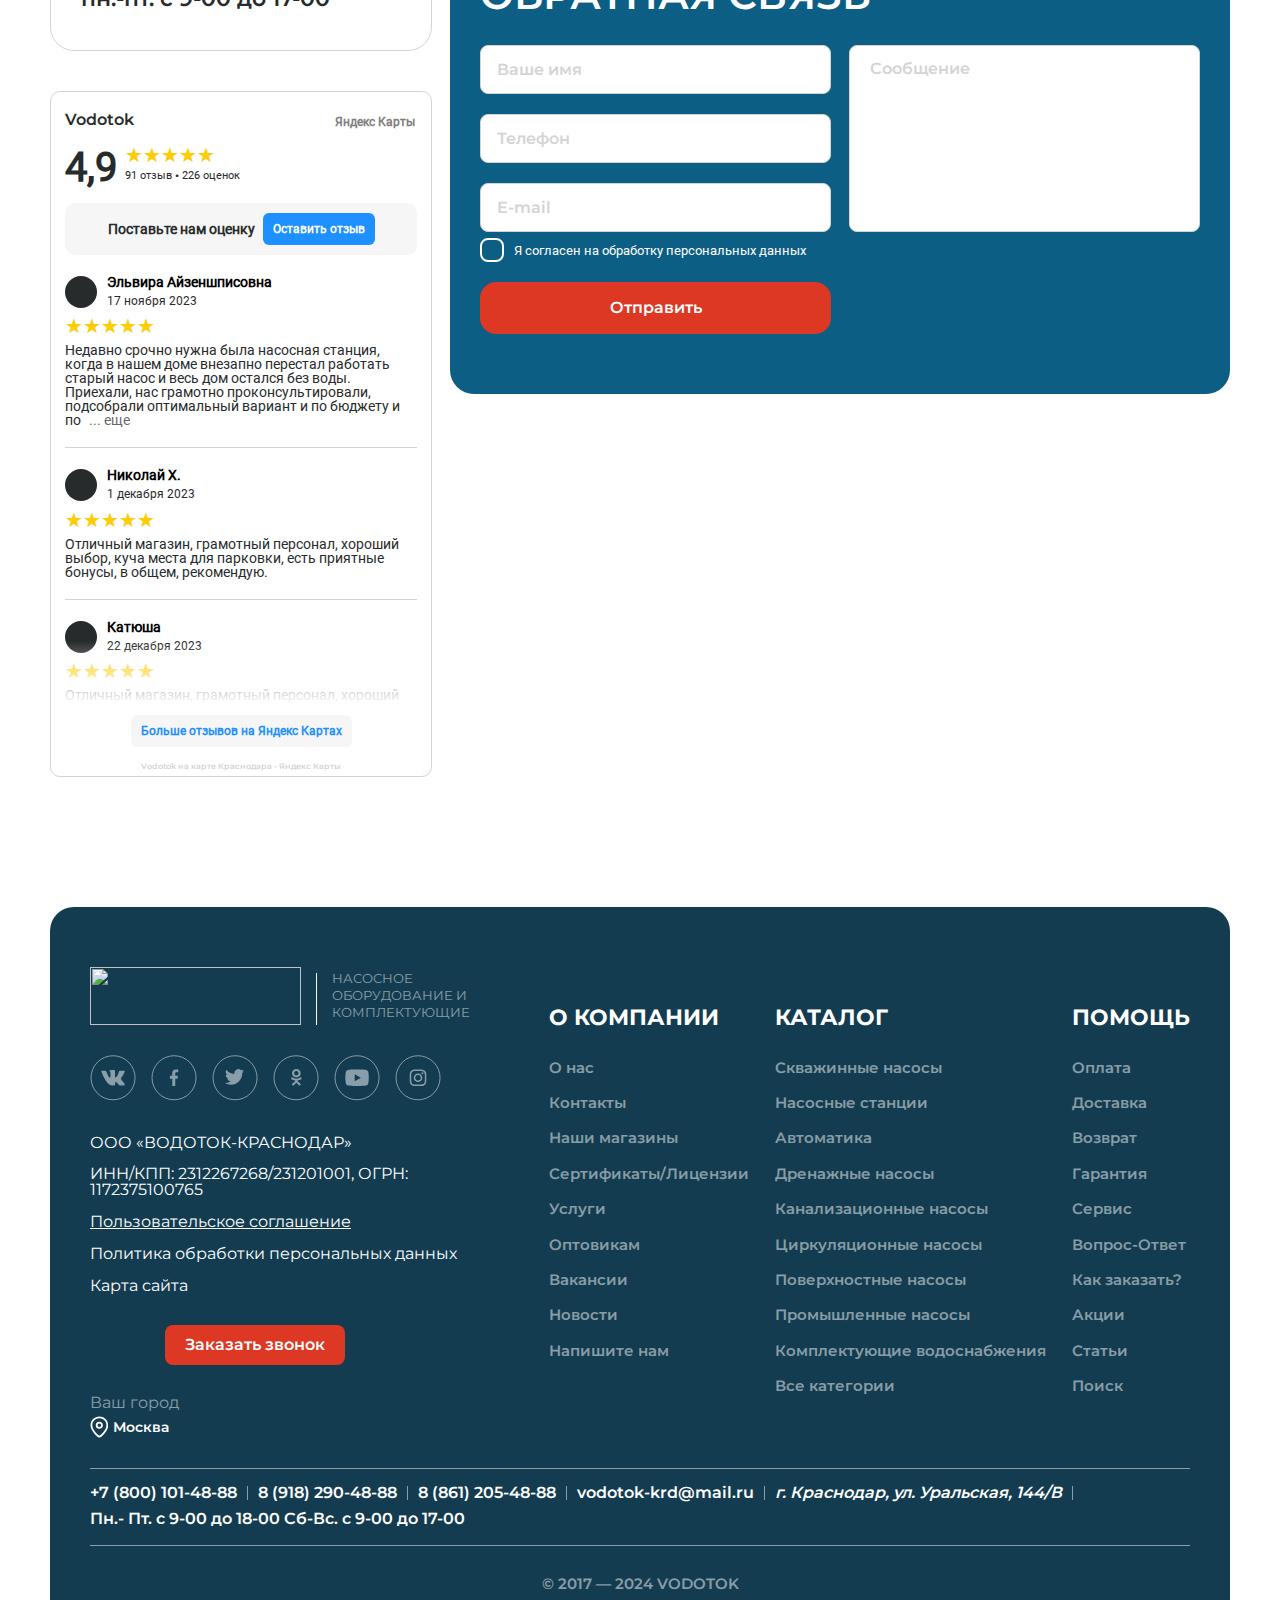
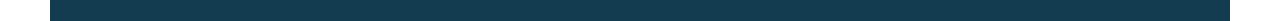
<file: contacts.html>
<!DOCTYPE html><html lang="ru" class="page"><head><meta charset="UTF-8"><meta name="viewport" content="width=device-width,initial-scale=1"><meta http-equiv="X-UA-Compatible" content="ie=edge"><meta name="theme-color" content="#111111"><title>Site</title><link rel="stylesheet" href="css/vendor.css"><link rel="stylesheet" href="css/main.css"><script defer="defer" src="https://api-maps.yandex.ru/2.1/?apikey=a48a9bf0-c8e6-44b4-aa5c-4b987d32e0d2&lang=ru_RU"></script><script defer="defer" src="js/main.js"></script></head><body id="page" class="page__body"><div class="site-container"><header class="header"><div class="header__top header-top"><div class="container header-top__container"><div class="header-top__content"><div class="header-top__left"></div><div class="header-top__right"></div><div class="address-wrap"><div class="header-top__address address"><svg class="address__svg"><use xlink:href="img/sprite.svg#mark"></use></svg><div class="address__text">Москва</div></div><div class="address-wrap__popup address-popup"><button class="address-popup__close btn-reset"><picture><source srcset="img/close.webp" type="image/webp"><img src="img/close.avif" alt=""></picture></button><div class="address-popup__subtitle">Сменить город на&nbsp;г. Краснодар?</div><div class="address-popup__btns"><button class="address-popup__btn btn-reset" data-path="city" data-animation="fadeInUp" data-speed="300">Сменить</button> <button class="address-popup__btn btn-reset">Пропустить</button></div></div></div><nav class="header-top__nav nav"><ul class="nav__list list-reset"><li class="nav__item"><a href="#" class="nav__link">О&nbsp;нас</a></li><li class="nav__item"><a href="#" class="nav__link">Контакты</a></li><li class="nav__item"><a href="#" class="nav__link">Оплата</a></li><li class="nav__item"><a href="#" class="nav__link">Доставка</a></li><li class="nav__item"><a href="#" class="nav__link">Возврат</a></li><li class="nav__item"><a href="#" class="nav__link">Статьи</a></li></ul></nav></div></div></div><div class="header__bottom header-bottom"><div class="container header-bottom__container"><div class="header-bottom__content"><a href="#" class="header-bottom__logo"><picture><source srcset="img/logo.webp" type="image/webp"><img src="img/logo.avif" alt=""></picture></a><div class="header-bottom__catalog catalog catalog--desktop"><button class="burger burger--catalog btn-reset"><span class="burger__line"></span></button> <span>Каталог</span></div><form action="#" class="header-bottom__form header-form"><label class="header-form__label"><input type="text" placeholder="Найти" class="header-form__input" data-path="search" data-animation="fadeInUp" data-speed="300"></label> <button type="button" class="header-form__btn btn-reset"></button></form><div class="header-bottom__tel tel"><div class="tel__link-wrap"><a class="tel__link"><span class="tel__text">+7 (800) 101-48-88</span><div class="tel__arrow"><svg><use xlink:href="img/sprite.svg#arrow"></use></svg></div></a><div class="tel__popup tel-popup"><a href="tel:+78001014888" class="tel-popup__link">+7 (800) 101-48-88</a> <a href="tel:+78001014888" class="tel-popup__link">+7 (800) 101-48-88</a> <a href="tel:+78001014888" class="tel-popup__link">+7 (800) 101-48-88</a></div></div><button class="tel__btn btn-reset" data-path="order" data-animation="fadeInUp" data-speed="300">Заказать звонок</button></div><div class="header-bottom__links header-links"><div class="header-links__link"><div class="icon header-links__svg"><svg><use xlink:href="img/sprite.svg#tel"></use></svg></div><div class="header-links__popup tel-popup"><a href="tel:78001014888" class="tel-popup__link">+7 (800) 101-48-88</a> <a href="tel:78001014888" class="tel-popup__link">+7 (800) 101-48-88</a> <a href="tel:78001014888" class="tel-popup__link">+7 (800) 101-48-88</a></div></div><div class="header-links__link"><div class="icon header-links__svg"><svg><use xlink:href="img/sprite.svg#heart"></use></svg></div></div><div class="header-links__link"><div class="icon header-links__svg"><svg><use xlink:href="img/sprite.svg#bookmark"></use></svg></div></div><div class="header-links__link header-links__link--basket"><div class="icon header-links__svg"><svg><use xlink:href="img/sprite.svg#cart"></use></svg></div><span class="header-links__counter">1</span></div><div class="header-links__link"><div class="icon icon--account header-links__svg"><svg><use xlink:href="img/sprite.svg#user"></use></svg></div></div></div><div class="header-bottom__burger-wrapper burger-wrapper"><button class="burger burger--mobile btn-reset" title=""><span class="burger__line"></span></button></div></div></div></div><div class="header__catalog header-catalog"><div class="container header-catalog__container"><menu class="header-catalog__menu menu list-reset"><li class="menu__item"><a href="#" class="menu__link"><div class="menu__img"><picture><source data-srcset="img/catalog-1.webp" type="image/webp"><img class="lazy" data-src="img/catalog-1.avif" alt=""></picture></div><div class="menu__descr">Скважинные насосы</div></a></li><li class="menu__item"><a href="#" class="menu__link"><div class="menu__img"><picture><source data-srcset="img/catalog-9.webp" type="image/webp"><img class="lazy" data-src="img/catalog-9.avif" alt=""></picture></div><div class="menu__descr">Поверхностные насосы</div></a></li><li class="menu__item"><a href="#" class="menu__link"><div class="menu__img"><picture><source data-srcset="img/catalog-17.webp" type="image/webp"><img class="lazy" data-src="img/catalog-17.avif" alt=""></picture></div><div class="menu__descr">Циркуляционные насосы</div></a></li><li class="menu__item"><a href="#" class="menu__link"><div class="menu__img"><picture><source data-srcset="img/catalog-2.webp" type="image/webp"><img class="lazy" data-src="img/catalog-2.avif" alt=""></picture></div><div class="menu__descr">Дренажные насосы</div></a></li><li class="menu__item"><a href="#" class="menu__link"><div class="menu__img"><picture><source data-srcset="img/catalog-10.webp" type="image/webp"><img class="lazy" data-src="img/catalog-10.avif" alt=""></picture></div><div class="menu__descr">Фекальные насосы</div></a></li><li class="menu__item"><a href="#" class="menu__link"><div class="menu__img"><picture><source data-srcset="img/catalog-18.webp" type="image/webp"><img class="lazy" data-src="img/catalog-18.avif" alt=""></picture></div><div class="menu__descr">Насосы для повышения давления</div></a></li><li class="menu__item"><a href="#" class="menu__link"><div class="menu__img"><picture><source data-srcset="img/catalog-3.webp" type="image/webp"><img class="lazy" data-src="img/catalog-3.avif" alt=""></picture></div><div class="menu__descr">Водяные насосы</div></a></li><li class="menu__item"><a href="#" class="menu__link"><div class="menu__img"><picture><source data-srcset="img/catalog-11.webp" type="image/webp"><img class="lazy" data-src="img/catalog-11.avif" alt=""></picture></div><div class="menu__descr">Насосы трюмные</div></a></li><li class="menu__item"><a href="#" class="menu__link"><div class="menu__img"><picture><source data-srcset="img/catalog-19.webp" type="image/webp"><img class="lazy" data-src="img/catalog-19.avif" alt=""></picture></div><div class="menu__descr">Насосные станции</div></a></li><li class="menu__item"><a href="#" class="menu__link"><div class="menu__img"><picture><source data-srcset="img/catalog-4.webp" type="image/webp"><img class="lazy" data-src="img/catalog-4.avif" alt=""></picture></div><div class="menu__descr">Насосы для дизельного топлива</div></a></li><li class="menu__item"><a href="#" class="menu__link"><div class="menu__img"><picture><source data-srcset="img/catalog-12.webp" type="image/webp"><img class="lazy" data-src="img/catalog-12.avif" alt=""></picture></div><div class="menu__descr">Насосы для перекачивания химических жидкостей</div></a></li><li class="menu__item"><a href="#" class="menu__link"><div class="menu__img"><picture><source data-srcset="img/catalog-20.webp" type="image/webp"><img class="lazy" data-src="img/catalog-20.avif" alt=""></picture></div><div class="menu__descr">Оголовок для скважины</div></a></li><li class="menu__item"><a href="#" class="menu__link"><div class="menu__img"><picture><source data-srcset="img/catalog-5.webp" type="image/webp"><img class="lazy" data-src="img/catalog-5.avif" alt=""></picture></div><div class="menu__descr">Водоток ()</div></a></li><li class="menu__item"><a href="#" class="menu__link"><div class="menu__img"><picture><source data-srcset="img/catalog-13.webp" type="image/webp"><img class="lazy" data-src="img/catalog-13.avif" alt=""></picture></div><div class="menu__descr">Колодезные насосы</div></a></li><li class="menu__item"><a href="#" class="menu__link"><div class="menu__img"><picture><source data-srcset="img/catalog-21.webp" type="image/webp"><img class="lazy" data-src="img/catalog-21.avif" alt=""></picture></div><div class="menu__descr">Фонтанные насосы</div></a></li><li class="menu__item"><a href="#" class="menu__link"><div class="menu__img"><picture><source data-srcset="img/catalog-6.webp" type="image/webp"><img class="lazy" data-src="img/catalog-6.avif" alt=""></picture></div><div class="menu__descr">Винтовые скважинные насосы</div></a></li><li class="menu__item"><a href="#" class="menu__link"><div class="menu__img"><picture><source data-srcset="img/catalog-14.webp" type="image/webp"><img class="lazy" data-src="img/catalog-14.avif" alt=""></picture></div><div class="menu__descr">Насосы для перекачки невзрывоопасных газов</div></a></li><li class="menu__item"><a href="#" class="menu__link"><div class="menu__img"><picture><source data-srcset="img/catalog-22.webp" type="image/webp"><img class="lazy" data-src="img/catalog-22.avif" alt=""></picture></div><div class="menu__descr">Канализационные насосы</div></a></li><li class="menu__item"><a href="#" class="menu__link"><div class="menu__img"><picture><source data-srcset="img/catalog-7.webp" type="image/webp"><img class="lazy" data-src="img/catalog-7.avif" alt=""></picture></div><div class="menu__descr">Насосы для дизельного топлива 220В</div></a></li><li class="menu__item"><a href="#" class="menu__link"><div class="menu__img"><picture><source data-srcset="img/catalog-15.webp" type="image/webp"><img class="lazy" data-src="img/catalog-15.avif" alt=""></picture></div><div class="menu__descr">Насосы для фонтана</div></a></li><li class="menu__item"><a href="#" class="menu__link"><div class="menu__img"><picture><source data-srcset="img/catalog-23.webp" type="image/webp"><img class="lazy" data-src="img/catalog-23.avif" alt=""></picture></div><div class="menu__descr">Насос циркуляционный XRS 25/4-180</div></a></li><li class="menu__item"><a href="#" class="menu__link"><div class="menu__img"><picture><source data-srcset="img/catalog-8.webp" type="image/webp"><img class="lazy" data-src="img/catalog-8.avif" alt=""></picture></div><div class="menu__descr">Стабилизаторы напряжения</div></a></li><li class="menu__item"><a href="#" class="menu__link"><div class="menu__img"><picture><source data-srcset="img/catalog-16.webp" type="image/webp"><img class="lazy" data-src="img/catalog-16.avif" alt=""></picture></div><div class="menu__descr">Поплавковые выключатели</div></a></li><li class="menu__item"><a href="#" class="menu__link"><div class="menu__img"><picture><source data-srcset="img/catalog-24.webp" type="image/webp"><img class="lazy" data-src="img/catalog-24.avif" alt=""></picture></div><div class="menu__descr">Аксессуары для насосов</div></a></li></menu></div></div><div class="header__mobile header-mobile"><div class="container header-mobile__container"><div class="header-mobile__content"><div class="header-mobile__top"><a href="#" data-path="city" data-animation="fadeInUp" data-speed="300" class="header-mobile__address address"><svg class="address__svg"><use xlink:href="img/sprite.svg#mark"></use></svg><div class="address__text">Москва</div></a><div class="header-links"><a href="#" class="header-links__link"><div class="icon header-links__svg"><svg><use xlink:href="img/sprite.svg#bookmark"></use></svg></div></a><a href="#" class="header-links__link"><div class="icon header-links__svg"><svg><use xlink:href="img/sprite.svg#user"></use></svg></div></a></div></div><form action="#" class="header-mobile__form header-form"><label class="header-form__label"><input type="text" placeholder="Найти" class="header-form__input"></label> <button class="header-form__btn btn-reset"></button></form><div class="header-mobile__tel tel"><a href="tel:78001014888" class="tel__link"><span class="tel__text">+7 (800) 101-48-88</span><div class="tel__arrow"><svg><use xlink:href="img/sprite.svg#arrow"></use></svg></div></a><button class="tel__btn btn-reset" data-path="order" data-animation="fadeInUp" data-speed="300">Заказать звонок</button></div><div class="header-mobile__catalog catalog catalog--mobile"><button class="burger burger-catalog burger-catalog--mobile btn-reset"><span class="burger__line"></span></button> <span>Каталог</span></div><div class="header-mobile__menu menu"><div class="menu__item"><a href="#" class="menu__link"><div class="menu__img"><picture><source data-srcset="img/catalog-1.webp" type="image/webp"><img class="lazy" data-src="img/catalog-1.avif" alt=""></picture></div><div class="menu__descr">Скважинные насосы</div></a></div><div class="menu__item"><a href="#" class="menu__link"><div class="menu__img"><picture><source data-srcset="img/catalog-9.webp" type="image/webp"><img class="lazy" data-src="img/catalog-9.avif" alt=""></picture></div><div class="menu__descr">Поверхностные насосы</div></a></div><div class="menu__item"><a href="#" class="menu__link"><div class="menu__img"><picture><source data-srcset="img/catalog-17.webp" type="image/webp"><img class="lazy" data-src="img/catalog-17.avif" alt=""></picture></div><div class="menu__descr">Циркуляционные насосы</div></a></div><div class="menu__item"><a href="#" class="menu__link"><div class="menu__img"><picture><source data-srcset="img/catalog-2.webp" type="image/webp"><img class="lazy" data-src="img/catalog-2.avif" alt=""></picture></div><div class="menu__descr">Дренажные насосы</div></a></div><div class="menu__item"><a href="#" class="menu__link"><div class="menu__img"><picture><source data-srcset="img/catalog-10.webp" type="image/webp"><img class="lazy" data-src="img/catalog-10.avif" alt=""></picture></div><div class="menu__descr">Фекальные насосы</div></a></div><div class="menu__item"><a href="#" class="menu__link"><div class="menu__img"><picture><source data-srcset="img/catalog-18.webp" type="image/webp"><img class="lazy" data-src="img/catalog-18.avif" alt=""></picture></div><div class="menu__descr">Насосы для повышения давления</div></a></div><div class="menu__item"><a href="#" class="menu__link"><div class="menu__img"><picture><source data-srcset="img/catalog-3.webp" type="image/webp"><img class="lazy" data-src="img/catalog-3.avif" alt=""></picture></div><div class="menu__descr">Водяные насосы</div></a></div><div class="menu__item"><a href="#" class="menu__link"><div class="menu__img"><picture><source data-srcset="img/catalog-11.webp" type="image/webp"><img class="lazy" data-src="img/catalog-11.avif" alt=""></picture></div><div class="menu__descr">Насосы трюмные</div></a></div><div class="menu__item"><a href="#" class="menu__link"><div class="menu__img"><picture><source data-srcset="img/catalog-19.webp" type="image/webp"><img class="lazy" data-src="img/catalog-19.avif" alt=""></picture></div><div class="menu__descr">Насосные станции</div></a></div><div class="menu__item"><a href="#" class="menu__link"><div class="menu__img"><picture><source data-srcset="img/catalog-4.webp" type="image/webp"><img class="lazy" data-src="img/catalog-4.avif" alt=""></picture></div><div class="menu__descr">Насосы для дизельного топлива</div></a></div><div class="menu__item"><a href="#" class="menu__link"><div class="menu__img"><picture><source data-srcset="img/catalog-12.webp" type="image/webp"><img class="lazy" data-src="img/catalog-12.avif" alt=""></picture></div><div class="menu__descr">Насосы для перекачивания химических жидкостей</div></a></div><div class="menu__item"><a href="#" class="menu__link"><div class="menu__img"><picture><source data-srcset="img/catalog-20.webp" type="image/webp"><img class="lazy" data-src="img/catalog-20.avif" alt=""></picture></div><div class="menu__descr">Оголовок для скважины</div></a></div><div class="menu__item"><a href="#" class="menu__link"><div class="menu__img"><picture><source data-srcset="img/catalog-5.webp" type="image/webp"><img class="lazy" data-src="img/catalog-5.avif" alt=""></picture></div><div class="menu__descr">Водоток ()</div></a></div><div class="menu__item"><a href="#" class="menu__link"><div class="menu__img"><picture><source data-srcset="img/catalog-13.webp" type="image/webp"><img class="lazy" data-src="img/catalog-13.avif" alt=""></picture></div><div class="menu__descr">Колодезные насосы</div></a></div><div class="menu__item"><a href="#" class="menu__link"><div class="menu__img"><picture><source data-srcset="img/catalog-21.webp" type="image/webp"><img class="lazy" data-src="img/catalog-21.avif" alt=""></picture></div><div class="menu__descr">Фонтанные насосы</div></a></div><div class="menu__item"><a href="#" class="menu__link"><div class="menu__img"><picture><source data-srcset="img/catalog-6.webp" type="image/webp"><img class="lazy" data-src="img/catalog-6.avif" alt=""></picture></div><div class="menu__descr">Винтовые скважинные насосы</div></a></div><div class="menu__item"><a href="#" class="menu__link"><div class="menu__img"><picture><source data-srcset="img/catalog-14.webp" type="image/webp"><img class="lazy" data-src="img/catalog-14.avif" alt=""></picture></div><div class="menu__descr">Насосы для перекачки невзрывоопасных газов</div></a></div><div class="menu__item"><a href="#" class="menu__link"><div class="menu__img"><picture><source data-srcset="img/catalog-22.webp" type="image/webp"><img class="lazy" data-src="img/catalog-22.avif" alt=""></picture></div><div class="menu__descr">Канализационные насосы</div></a></div><div class="menu__item"><a href="#" class="menu__link"><div class="menu__img"><picture><source data-srcset="img/catalog-7.webp" type="image/webp"><img class="lazy" data-src="img/catalog-7.avif" alt=""></picture></div><div class="menu__descr">Насосы для дизельного топлива 220В</div></a></div><div class="menu__item"><a href="#" class="menu__link"><div class="menu__img"><picture><source data-srcset="img/catalog-15.webp" type="image/webp"><img class="lazy" data-src="img/catalog-15.avif" alt=""></picture></div><div class="menu__descr">Насосы для фонтана</div></a></div><div class="menu__item"><a href="#" class="menu__link"><div class="menu__img"><picture><source data-srcset="img/catalog-23.webp" type="image/webp"><img class="lazy" data-src="img/catalog-23.avif" alt=""></picture></div><div class="menu__descr">Насос циркуляционный XRS 25/4-180</div></a></div><div class="menu__item"><a href="#" class="menu__link"><div class="menu__img"><picture><source data-srcset="img/catalog-8.webp" type="image/webp"><img class="lazy" data-src="img/catalog-8.avif" alt=""></picture></div><div class="menu__descr">Стабилизаторы напряжения</div></a></div><div class="menu__item"><a href="#" class="menu__link"><div class="menu__img"><picture><source data-srcset="img/catalog-16.webp" type="image/webp"><img class="lazy" data-src="img/catalog-16.avif" alt=""></picture></div><div class="menu__descr">Поплавковые выключатели</div></a></div><div class="menu__item"><a href="#" class="menu__link"><div class="menu__img"><picture><source data-srcset="img/catalog-24.webp" type="image/webp"><img class="lazy" data-src="img/catalog-24.avif" alt=""></picture></div><div class="menu__descr">Аксессуары для насосов</div></a></div></div><nav class="header-mobile__nav nav"><ul class="nav__list list-reset"><li class="nav__item"><a href="#" class="nav__link">О&nbsp;нас</a></li><li class="nav__item"><a href="#" class="nav__link">Контакты</a></li><li class="nav__item"><a href="#" class="nav__link">Оплата</a></li><li class="nav__item"><a href="#" class="nav__link">Доставка</a></li><li class="nav__item"><a href="#" class="nav__link">Возврат</a></li><li class="nav__item"><a href="#" class="nav__link">Статьи</a></li></ul></nav></div></div></div></header><div class="modal-basket"><div class="modal-basket__container"><div class="modal-basket__close modal-close"><picture><source data-srcset="img/close.webp" type="image/webp"><img class="lazy" data-src="img/close.avif" alt=""></picture></div><div class="modal-basket__content"><div class="modal-basket__title">Корзина</div><div class="modal-basket__blocks"><div class="modal-basket__block"><div class="modal-basket__wrap"><div class="modal-basket__img"><picture><source data-srcset="img/card-1.webp" type="image/webp"><img class="lazy" data-src="img/card-1.avif" alt=""></picture></div><div class="modal-basket__center"><a href="#" class="title modal-basket__link">Насос самовсасывающий Vodotok JGP90022</a><div class="modal-basket__counter"><div class="modal-basket__price">10&nbsp;500&nbsp;₽</div><div class="modal-basket__basket basket"><button class="basket__minus btn-reset"><svg class="basket__svg"><use xlink:href="img/sprite.svg#minus"></use></svg></button><div class="basket__count">2</div><button class="basket__plus btn-reset"><svg class="basket__svg"><use xlink:href="img/sprite.svg#plus"></use></svg></button></div><div class="modal-basket__price">21&nbsp;000&nbsp;₽</div></div></div></div><a href="#" class="title modal-basket__hidden-link">Насос самовсасывающий Vodotok JGP90022</a><div class="modal-basket__icons"><a href="#" class="modal-basket__icon"><svg><use xlink:href="img/sprite.svg#heart"></use></svg> </a><a href="#" class="modal-basket__icon"><svg><use xlink:href="img/sprite.svg#bin"></use></svg></a></div></div><div class="modal-basket__block"><div class="modal-basket__wrap"><div class="modal-basket__img"><picture><source data-srcset="img/card-2.webp" type="image/webp"><img class="lazy" data-src="img/card-2.avif" alt=""></picture></div><div class="modal-basket__center"><a href="#" class="title modal-basket__link">Vodotok НСП-800</a><div class="modal-basket__counter"><div class="modal-basket__price">5&nbsp;800&nbsp;₽</div><div class="modal-basket__basket basket"><button class="basket__minus btn-reset"><svg class="basket__svg"><use xlink:href="img/sprite.svg#minus"></use></svg></button><div class="basket__count">1</div><button class="basket__plus btn-reset"><svg class="basket__svg"><use xlink:href="img/sprite.svg#plus"></use></svg></button></div><div class="modal-basket__price">5&nbsp;800&nbsp;₽</div></div></div></div><a href="#" class="title modal-basket__hidden-link">Vodotok НСП-800</a><div class="modal-basket__icons"><a href="#" class="modal-basket__icon"><svg><use xlink:href="img/sprite.svg#heart"></use></svg> </a><a href="#" class="modal-basket__icon"><svg><use xlink:href="img/sprite.svg#bin"></use></svg></a></div></div></div><div class="modal-basket__bottom basket-bottom"><div class="basket-bottom__descr"><span>Итого</span><div><span>3&nbsp;</span>товара</div><div>на&nbsp;26&nbsp;800&nbsp;₽</div></div><div class="basket-bottom__btns"><button class="basket-bottom__btn btn-primary btn-reset">Перейти в корзину</button> <button class="basket-bottom__btn btn-reset btn-primary">Быстрый заказ</button></div></div></div></div></div><div class="popup-add"><div class="popup-add__container"><div class="popup-add__close modal-close"><picture><source data-srcset="img/close.webp" type="image/webp"><img class="lazy" data-src="img/close.avif" alt=""></picture></div><div class="popup-add__content"><div class="popup-add__block"><div class="popup-add__img"><picture><source data-srcset="img/popup-add.webp" type="image/webp"><img class="lazy" data-src="img/popup-add.avif" alt=""></picture></div><div class="popup-add__descr">Vodotok WRS 40-1100-F</div></div><div class="popup-add__text">Добавлен в&nbsp;избранное</div></div></div></div><main class="main"><section class="contacts"><div class="container"><ul class="contacts__breadcrumbs breadcrumbs list-reset"><li class="breadcrumbs__item"><a href="index.html" class="breadcrumbs__link">Главная</a></li><li class="breadcrumbs__item"><a class="breadcrumbs__link">Контакты</a></li></ul><h1 class="title contacts__title">Контакты</h1><div class="contacts__block"><div class="contacts__left"><div class="contacts__connect contacts-connect"><div class="contacts-connect__item"><svg class="contacts-connect__icon"><use xlink:href="img/sprite.svg#number"></use></svg><div class="contacts-connect__right"><div class="contacts-connect__descr">Единый номер телефона</div><a href="tel:+78001014888" class="contacts-connect__link">+7 (800) 101-48-88</a></div></div><div class="contacts-connect__item"><svg class="contacts-connect__icon"><use xlink:href="img/sprite.svg#mail"></use></svg><div class="contacts-connect__right"><div class="contacts-connect__descr">Электронная почта</div><a href="mailto:vodotok-krd@mail.ru" class="contacts-connect__link">vodotok-krd@mail.ru</a></div></div><div class="contacts-connect__item"><svg class="contacts-connect__icon"><use xlink:href="img/sprite.svg#address"></use></svg><div class="contacts-connect__right"><div class="contacts-connect__descr">Адрес</div><address class="contacts-connect__address">Краснодар, ул. Кирилла Россинского, 59</address></div></div></div><div class="contacts__wholesale contacts-wholesale contacts-wholesale--1"><h3 class="title contacts-wholesale__subtitle">Оптовый отдел:</h3><div class="contacts-wholesale__descr">Менеджер по&nbsp;работе с&nbsp;регионами России:</div><div class="contacts-wholesale__item"><a href="tel:89182904888" class="contacts-wholesale__link">8(918)290-48-88</a><div class="contacts-wholesale__info">Тамара</div></div><div class="contacts-wholesale__descr">Менеджеры:</div><div class="contacts-wholesale__item"><a href="tel:89628704888" class="contacts-wholesale__link">8(962)870-48-88</a><div class="contacts-wholesale__info">Дмитрий</div></div><div class="contacts-wholesale__item"><a href="tel:89186254888" class="contacts-wholesale__link">8(918)625-48-88</a><div class="contacts-wholesale__info">Александр</div></div><div class="contacts-wholesale__item"><a href="tel:89648904888" class="contacts-wholesale__link">8(964)890-48-88</a><div class="contacts-wholesale__info">Дмитрий</div></div><div class="contacts-wholesale__item"><a href="tel:89604764888" class="contacts-wholesale__link">8(960)476-48-88</a><div class="contacts-wholesale__info">Геннадий</div></div><div class="contacts-wholesale__item"><a href="tel:89385304888" class="contacts-wholesale__link">8(938)530-48-88</a><div class="contacts-wholesale__info">Офис</div></div></div><div class="contacts__wholesale contacts-wholesale"><h3 class="title contacts-wholesale__subtitle">Подбор оборудования:</h3><div class="contacts-wholesale__item"><a href="tel:89284304888" class="contacts-wholesale__link">8(928)430-48-88</a><div class="contacts-wholesale__info">Михаил</div></div></div><div class="contacts__wholesale contacts-wholesale"><h3 class="title contacts-wholesale__subtitle">Сервисный центр:</h3><div class="contacts-wholesale__item"><a href="tel:89884704888" class="contacts-wholesale__link">8(988)470-48-88</a><div class="contacts-wholesale__info">Александр</div></div><div class="contacts-wholesale__descr">Режим работы:</div><div class="contacts-wholesale__timetable">пн.-пт.&nbsp;с&nbsp;9-00 до&nbsp;17-00</div></div><div class="contacts__reviews contacts-reviews"><h3 class="title contacts-reviews__title">Vodotok</h3><div class="contacts-reviews__rating rating"><div class="rating__value">4,9</div><div class="rating__content"><div class="rating__body"><div class="rating__active"></div><div class="rating__items"><input class="rating__item" type="radio" name="rating" value="1"> <input class="rating__item" type="radio" name="rating" value="2"> <input class="rating__item" type="radio" name="rating" value="3"> <input class="rating__item" type="radio" name="rating" value="4"> <input class="rating__item" type="radio" name="rating" value="5"></div></div><div class="rating__descr"><span>91 отзыв</span> <span>226 оценок</span></div></div></div><div class="contacts-reviews__feedback contacts-feedback"><div class="contacts-feedback__descr">Поставьте нам оценку</div><div class="contacts-feedback__btn btn-reset">Оставить отзыв</div></div><div class="contacts-reviews__comments"><div class="contacts-reviews__comment contacts-comment"><div class="contacts-comment__top"><div class="contacts-comment__ava"></div><div class="contacts-comment__info"><div class="contacts-comment__author">Эльвира Айзеншписовна</div><time datetime="2023-11-17" class="contacts-comment__date">17 ноября 2023</time></div></div><div class="contacts-comment__rating rating"><div class="rating__body"><div class="rating__active"></div><div class="rating__items"><input class="rating__item" type="radio" name="rating" value="1"> <input class="rating__item" type="radio" name="rating" value="2"> <input class="rating__item" type="radio" name="rating" value="3"> <input class="rating__item" type="radio" name="rating" value="4"> <input class="rating__item" type="radio" name="rating" value="5"></div></div><div class="rating__value visually-hidden">5.0</div></div><p class="contacts-comment__descr">Недавно срочно нужна была насосная станция, когда в нашем доме внезапно перестал работать старый насос и весь дом остался без воды. Приехали, нас грамотно проконсультировали, подсобрали оптимальный вариант и по бюджету и по <a href="#">... еще</a></p></div><div class="contacts-reviews__comment contacts-comment"><div class="contacts-comment__top"><div class="contacts-comment__ava"></div><div class="contacts-comment__info"><div class="contacts-comment__author">Николай Х.</div><time datetime="2023-12-01" class="contacts-comment__date">1 декабря 2023</time></div></div><div class="contacts-comment__rating rating"><div class="rating__body"><div class="rating__active"></div><div class="rating__items"><input class="rating__item" type="radio" name="rating" value="1"> <input class="rating__item" type="radio" name="rating" value="2"> <input class="rating__item" type="radio" name="rating" value="3"> <input class="rating__item" type="radio" name="rating" value="4"> <input class="rating__item" type="radio" name="rating" value="5"></div></div><div class="rating__value visually-hidden">5.0</div></div><p class="contacts-comment__descr">Отличный магазин, грамотный персонал, хороший выбор, куча места для парковки, есть приятные бонусы, в общем, рекомендую.</p></div><div class="contacts-reviews__comment contacts-comment"><div class="contacts-comment__top"><div class="contacts-comment__ava"></div><div class="contacts-comment__info"><div class="contacts-comment__author">Катюша</div><time datetime="2023-12-22" class="contacts-comment__date">22 декабря 2023</time></div></div><div class="contacts-comment__rating rating"><div class="rating__body"><div class="rating__active"></div><div class="rating__items"><input class="rating__item" type="radio" name="rating" value="1"> <input class="rating__item" type="radio" name="rating" value="2"> <input class="rating__item" type="radio" name="rating" value="3"> <input class="rating__item" type="radio" name="rating" value="4"> <input class="rating__item" type="radio" name="rating" value="5"></div></div><div class="rating__value visually-hidden">5.0</div></div><p class="contacts-comment__descr">Отличный магазин, грамотный персонал, хороший выбор, куча места для парковки, есть приятные бонусы, в общем, рекомендую.</p></div></div><a href="#" class="contacts-reviews__btn">Больше отзывов на Яндекс Картах</a><div class="contacts-reviews__descr">Vodotok на карте Краснодара - Яндекс Карты</div></div></div><div class="contacts__right"><h2 class="title contacts__subtitle">Адреса магазинов Vodotok:</h2><ul class="goods-list list-reset"><li class="goods-list__item"><a href="#" class="goods-list__tab goods-list__tab--checked">г. Краснодар, ул. Кирилла Россинского, 59</a></li><li class="goods-list__item"><a href="#" class="goods-list__tab">г. Краснодар, ул. Уральская, 144/В</a></li><li class="goods-list__item"><a href="#" class="goods-list__tab">г. Краснодар, ул. 9-я Тихая 145</a></li><li class="goods-list__item"><a href="#" class="goods-list__tab">ст. Нововеличковская, ул. Городская, 4Б</a></li></ul><div class="stores stores--active"><div class="stores__map map" id="map"></div><div class="stores__info"><ul class="stores__list list-reset"><li class="stores__item"><div class="stores__descr">Адрес:</div><address class="stores__item-content">г. Краснодар, ул. Кирилла Россинского, 59</address></li><li class="stores__item"><div class="stores__descr">Email:</div><a href="mailto:vodotok-krd@mail.ru" class="stores__item-content">vodotok-krd@mail.ru</a></li><li class="stores__item"><div class="stores__descr">График работы:</div><div class="stores__item-content">Пн-Сб 9:00 до&nbsp;19:00&nbsp;| Вс&nbsp;выходной</div></li><li class="stores__item"><div class="stores__descr">Оптовый отдел:</div><a href="tel:+78001014888" class="stores__item-content">+7 (800) 101-48-88</a></li><li class="stores__item"><div class="stores__descr">Телефон:</div><a href="tel:+78001014888" class="stores__item-content">+7 (800) 101-48-88</a></li><li class="stores__item"><div class="stores__descr">Сервисный отдел:</div><a href="tel:+78001014888" class="stores__item-content">+7 (800) 101-48-88</a></li></ul></div></div><div class="stores"><div class="stores__map map" id="map-2"></div><div class="stores__info"><ul class="stores__list list-reset"><li class="stores__item"><div class="stores__descr">Адрес:</div><address class="stores__item-content">г. Краснодар, ул. Уральская, 144/В</address></li><li class="stores__item"><div class="stores__descr">Email:</div><a href="mailto:vodotok-krd@mail.ru" class="stores__item-content">vodotok-krd@mail.ru</a></li><li class="stores__item"><div class="stores__descr">График работы:</div><div class="stores__item-content">Пн-Сб 9:00 до&nbsp;19:00&nbsp;| Вс&nbsp;выходной</div></li><li class="stores__item"><div class="stores__descr">Оптовый отдел:</div><a href="tel:+78001014888" class="stores__item-content">+7 (800) 101-48-88</a></li><li class="stores__item"><div class="stores__descr">Телефон:</div><a href="tel:+78001014888" class="stores__item-content">+7 (800) 101-48-88</a></li><li class="stores__item"><div class="stores__descr">Сервисный отдел:</div><a href="tel:+78001014888" class="stores__item-content">+7 (800) 101-48-88</a></li></ul></div></div><div class="stores"><div class="stores__map map" id="map-3"></div><div class="stores__info"><ul class="stores__list list-reset"><li class="stores__item"><div class="stores__descr">Адрес:</div><address class="stores__item-content">г. Краснодар, ул. 9-я Тихая 145</address></li><li class="stores__item"><div class="stores__descr">Email:</div><a href="mailto:vodotok-krd@mail.ru" class="stores__item-content">vodotok-krd@mail.ru</a></li><li class="stores__item"><div class="stores__descr">График работы:</div><div class="stores__item-content">Пн-Сб 9:00 до&nbsp;19:00&nbsp;| Вс&nbsp;выходной</div></li><li class="stores__item"><div class="stores__descr">Оптовый отдел:</div><a href="tel:+78001014888" class="stores__item-content">+7 (800) 101-48-88</a></li><li class="stores__item"><div class="stores__descr">Телефон:</div><a href="tel:+78001014888" class="stores__item-content">+7 (800) 101-48-88</a></li><li class="stores__item"><div class="stores__descr">Сервисный отдел:</div><a href="tel:+78001014888" class="stores__item-content">+7 (800) 101-48-88</a></li></ul></div></div><div class="stores"><div class="stores__map map" id="map-4"></div><div class="stores__info"><ul class="stores__list list-reset"><li class="stores__item"><div class="stores__descr">Адрес:</div><address class="stores__item-content">ст. Нововеличковская, ул. Городская, 4Б</address></li><li class="stores__item"><div class="stores__descr">Email:</div><a href="mailto:vodotok-krd@mail.ru" class="stores__item-content">vodotok-krd@mail.ru</a></li><li class="stores__item"><div class="stores__descr">График работы:</div><div class="stores__item-content">Пн-Сб 9:00 до&nbsp;19:00&nbsp;| Вс&nbsp;выходной</div></li><li class="stores__item"><div class="stores__descr">Оптовый отдел:</div><a href="tel:+78001014888" class="stores__item-content">+7 (800) 101-48-88</a></li><li class="stores__item"><div class="stores__descr">Телефон:</div><a href="tel:+78001014888" class="stores__item-content">+7 (800) 101-48-88</a></li><li class="stores__item"><div class="stores__descr">Сервисный отдел:</div><a href="tel:+78001014888" class="stores__item-content">+7 (800) 101-48-88</a></li></ul></div></div><form action="#" class="contacts__form contacts-form"><h3 class="title contacts-form__subtitle">Обратная связь</h3><div class="contacts-form__block"><div class="contacts-form__flex"><div class="contacts-form__inputs"><input placeholder="Ваше имя" type="text" class="contacts-form__input input"><div class="contacts-form__input-wrap"><input placeholder="Телефон" type="tel" name="tel" data-validate-field="tel" class="contacts-form__input input"></div><input placeholder="E-mail" type="email" class="contacts-form__input input"></div><textarea placeholder="Сообщение" name="message" class="contacts-form__textarea input"></textarea></div><div class="contacts-form__botton"><div class="contacts-form__checkbox checkbox"><label class="checkbox__label"><input class="checkbox__check" name="check" type="checkbox"> <span class="checkbox__span"></span> <span class="checkbox__descr">Я&nbsp;согласен на&nbsp;обработку персональных данных</span></label></div><button type="submit" class="contacts-form__btn btn-reset btn-primary">Отправить</button></div></div></form><div class="contacts__reviews contacts-reviews contacts-reviews--hidden"><h3 class="title contacts-reviews__title">Vodotok</h3><div class="contacts-reviews__rating rating"><div class="rating__value">4,9</div><div class="rating__content"><div class="rating__body"><div class="rating__active"></div><div class="rating__items"><input class="rating__item" type="radio" name="rating" value="1"> <input class="rating__item" type="radio" name="rating" value="2"> <input class="rating__item" type="radio" name="rating" value="3"> <input class="rating__item" type="radio" name="rating" value="4"> <input class="rating__item" type="radio" name="rating" value="5"></div></div><div class="rating__descr"><span>91 отзыв</span> <span>226 оценок</span></div></div></div><div class="contacts-reviews__feedback contacts-feedback"><div class="contacts-feedback__descr">Поставьте нам оценку</div><div class="contacts-feedback__btn btn-reset">Оставить отзыв</div></div><div class="contacts-reviews__comments"><div class="contacts-reviews__comment contacts-comment"><div class="contacts-comment__top"><div class="contacts-comment__ava"></div><div class="contacts-comment__info"><div class="contacts-comment__author">Эльвира Айзеншписовна</div><time datetime="2023-11-17" class="contacts-comment__date">17 ноября 2023</time></div></div><div class="contacts-comment__rating rating"><div class="rating__body"><div class="rating__active"></div><div class="rating__items"><input class="rating__item" type="radio" name="rating" value="1"> <input class="rating__item" type="radio" name="rating" value="2"> <input class="rating__item" type="radio" name="rating" value="3"> <input class="rating__item" type="radio" name="rating" value="4"> <input class="rating__item" type="radio" name="rating" value="5"></div></div><div class="rating__value visually-hidden">5.0</div></div><p class="contacts-comment__descr">Недавно срочно нужна была насосная станция, когда в нашем доме внезапно перестал работать старый насос и весь дом остался без воды. Приехали, нас грамотно проконсультировали, подсобрали оптимальный вариант и по бюджету и по <a href="#">... еще</a></p></div><div class="contacts-reviews__comment contacts-comment"><div class="contacts-comment__top"><div class="contacts-comment__ava"></div><div class="contacts-comment__info"><div class="contacts-comment__author">Николай Х.</div><time datetime="2023-12-01" class="contacts-comment__date">1 декабря 2023</time></div></div><div class="contacts-comment__rating rating"><div class="rating__body"><div class="rating__active"></div><div class="rating__items"><input class="rating__item" type="radio" name="rating" value="1"> <input class="rating__item" type="radio" name="rating" value="2"> <input class="rating__item" type="radio" name="rating" value="3"> <input class="rating__item" type="radio" name="rating" value="4"> <input class="rating__item" type="radio" name="rating" value="5"></div></div><div class="rating__value visually-hidden">5.0</div></div><p class="contacts-comment__descr">Отличный магазин, грамотный персонал, хороший выбор, куча места для парковки, есть приятные бонусы, в общем, рекомендую.</p></div><div class="contacts-reviews__comment contacts-comment"><div class="contacts-comment__top"><div class="contacts-comment__ava"></div><div class="contacts-comment__info"><div class="contacts-comment__author">Катюша</div><time datetime="2023-12-22" class="contacts-comment__date">22 декабря 2023</time></div></div><div class="contacts-comment__rating rating"><div class="rating__body"><div class="rating__active"></div><div class="rating__items"><input class="rating__item" type="radio" name="rating" value="1"> <input class="rating__item" type="radio" name="rating" value="2"> <input class="rating__item" type="radio" name="rating" value="3"> <input class="rating__item" type="radio" name="rating" value="4"> <input class="rating__item" type="radio" name="rating" value="5"></div></div><div class="rating__value visually-hidden">5.0</div></div><p class="contacts-comment__descr">Отличный магазин, грамотный персонал, хороший выбор, куча места для парковки, есть приятные бонусы, в общем, рекомендую.</p></div></div><a href="#" class="contacts-reviews__btn">Больше отзывов на Яндекс Картах</a><div class="contacts-reviews__descr">Vodotok на карте Краснодара - Яндекс Карты</div></div></div></div></div></section></main><footer class="footer"><div class="links"><a class="links__link to-top"><svg><use xlink:href="img/sprite.svg#to-top"></use></svg> </a><a href="#" class="links__link telegram"><svg><use xlink:href="img/sprite.svg#telegram"></use></svg> </a><a href="#" class="links__link whatsapp"><svg><use xlink:href="img/sprite.svg#whatsapp"></use></svg></a></div><div class="container footer__container"><div class="footer__content"><div class="footer__grid"><div class="footer__block footer-left"><div class="footer-left__logo-block"><a href="#" class="footer-left__logo"><picture><source data-srcset="img/logo.webp" type="image/webp"><img class="lazy" data-src="img/logo.avif" alt=""></picture></a><div class="footer-left__logo-line"></div><div class="footer-left__logo-descr">Насосное оборудование и комплектующие</div></div><div class="footer-left__icons"><a href="#" class="footer-left__icon-link"><svg class="footer-left__icon"><use xlink:href="img/sprite.svg#vk"></use></svg> </a><a href="#" class="footer-left__icon-link"><svg class="footer-left__icon"><use xlink:href="img/sprite.svg#facebook"></use></svg> </a><a href="#" class="footer-left__icon-link"><svg class="footer-left__icon"><use xlink:href="img/sprite.svg#twitter"></use></svg> </a><a href="#" class="footer-left__icon-link"><svg class="footer-left__icon"><use xlink:href="img/sprite.svg#classmates"></use></svg> </a><a href="#" class="footer-left__icon-link"><svg class="footer-left__icon"><use xlink:href="img/sprite.svg#youtube"></use></svg> </a><a href="#" class="footer-left__icon-link"><svg class="footer-left__icon"><use xlink:href="img/sprite.svg#insta"></use></svg></a></div><div class="footer__hidden footer-hidden footer-bottom"><a href="tel:+78001014888" class="footer-bottom__link">+7 (800) 101-48-88</a><div class="footer-bottom__line"></div><a href="tel:89182904888" class="footer-bottom__link">8 (918) 290-48-88</a><div class="footer-bottom__line"></div><a href="tel:88612054888" class="footer-bottom__link">8 (861) 205-48-88</a><div class="footer-bottom__line"></div><a href="mailto:vodotok-krd@mail.ru" class="footer-bottom__link">vodotok-krd@mail.ru</a><div class="footer-bottom__line"></div><address class="footer-bottom__address">г. Краснодар, ул. Уральская, 144/В</address><div class="footer-bottom__line"></div><div class="footer-bottom__table">Пн.- Пт.&nbsp;с&nbsp;9-00 до&nbsp;18-00 Сб-Вс.&nbsp;с&nbsp;9-00 до&nbsp;17-00</div></div><div class="footer-left__descr">ООО &laquo;ВОДОТОК-КРАСНОДАР&raquo;</div><div class="footer-left__descr">ИНН/КПП: 2312267268/231201001, ОГРН: 1172375100765</div><div class="footer-left__links"><a href="#" class="footer-left__link">Пользовательское соглашение</a> <a href="#" class="footer-left__link">Политика обработки персональных данных</a> <a href="#" class="footer-left__link">Карта сайта</a></div><div class="footer-left__cards footer-cards"><div class="footer-cards__left"><div class="footer-cards__img"><picture><source data-srcset="img/mastercard.webp" type="image/webp"><img class="lazy" data-src="img/mastercard.avif" alt=""></picture></div><div class="footer-cards__img"><picture><source data-srcset="img/visa.webp" type="image/webp"><img class="lazy" data-src="img/visa.avif" alt=""></picture></div><div class="footer-cards__img"><picture><source data-srcset="img/sber.webp" type="image/webp"><img class="lazy" data-src="img/sber.avif" alt=""></picture></div><div class="footer-cards__img"><picture><source data-srcset="img/alfa.webp" type="image/webp"><img class="lazy" data-src="img/alfa.avif" alt=""></picture></div></div><button class="footer-cards__btn btn-reset btn-primary" data-path="order" data-animation="fadeInUp" data-speed="300">Заказать звонок</button></div><div class="footer__company footer-left__hidden">&copy;&nbsp;2017&nbsp;&mdash; 2024&nbsp;VODOTOK</div><div class="footer-left__address footer-address"><div class="footer-address__descr">Ваш город</div><button class="footer-address__address address btn-reset" data-path="city" data-animation="fadeInUp" data-speed="300"><svg class="address__svg"><use xlink:href="img/sprite.svg#mark"></use></svg><div class="address__text">Москва</div></button></div></div><div class="footer__block"><h3 class="title footer__subtitle">О&nbsp;компании</h3><ul class="footer__menu list-reset"><li class="footer__item"><a href="#" class="footer__link">О&nbsp;нас</a></li><li class="footer__item"><a href="#" class="footer__link">Контакты</a></li><li class="footer__item"><a href="#" class="footer__link">Наши магазины</a></li><li class="footer__item"><a href="#" class="footer__link">Сертификаты/Лицензии</a></li><li class="footer__item"><a href="#" class="footer__link">Услуги</a></li><li class="footer__item"><a href="#" class="footer__link">Оптовикам</a></li><li class="footer__item"><a href="#" class="footer__link">Вакансии</a></li><li class="footer__item"><a href="#" class="footer__link">Новости</a></li><li class="footer__item"><a href="#" class="footer__link">Напишите нам</a></li></ul></div><div class="footer__block"><h3 class="title footer__subtitle">Каталог</h3><ul class="footer__menu list-reset"><li class="footer__item"><a href="#" class="footer__link">Скважинные насосы</a></li><li class="footer__item"><a href="#" class="footer__link">Насосные станции</a></li><li class="footer__item"><a href="#" class="footer__link">Автоматика</a></li><li class="footer__item"><a href="#" class="footer__link">Дренажные насосы</a></li><li class="footer__item"><a href="#" class="footer__link">Канализационные насосы</a></li><li class="footer__item"><a href="#" class="footer__link">Циркуляционные насосы</a></li><li class="footer__item"><a href="#" class="footer__link">Поверхностные насосы</a></li><li class="footer__item"><a href="#" class="footer__link">Промышленные насосы</a></li><li class="footer__item"><a href="#" class="footer__link">Комплектующие водоснабжения</a></li><li class="footer__item"><a href="#" class="footer__link" data-path="catalog" data-animation="fadeInUp" data-speed="300">Все категории</a></li></ul></div><div class="footer__block"><h3 class="title footer__subtitle">Помощь</h3><ul class="footer__menu list-reset"><li class="footer__item"><a href="#" class="footer__link">Оплата</a></li><li class="footer__item"><a href="#" class="footer__link">Доставка</a></li><li class="footer__item"><a href="#" class="footer__link">Возврат</a></li><li class="footer__item"><a href="#" class="footer__link">Гарантия</a></li><li class="footer__item"><a href="#" class="footer__link">Сервис</a></li><li class="footer__item"><a href="#" class="footer__link">Вопрос-Ответ</a></li><li class="footer__item"><a href="#" class="footer__link">Как заказать?</a></li><li class="footer__item"><a href="#" class="footer__link">Акции</a></li><li class="footer__item"><a href="#" class="footer__link">Статьи</a></li><li class="footer__item"><a href="#" class="footer__link">Поиск</a></li></ul></div></div><div class="footer__bottom footer-bottom"><a href="tel:+78001014888" class="footer-bottom__link">+7 (800) 101-48-88</a><div class="footer-bottom__line"></div><a href="tel:89182904888" class="footer-bottom__link">8 (918) 290-48-88</a><div class="footer-bottom__line"></div><a href="tel:88612054888" class="footer-bottom__link">8 (861) 205-48-88</a><div class="footer-bottom__line"></div><a href="mailto:vodotok-krd@mail.ru" class="footer-bottom__link">vodotok-krd@mail.ru</a><div class="footer-bottom__line"></div><address class="footer-bottom__address">г. Краснодар, ул. Уральская, 144/В</address><div class="footer-bottom__line"></div><div class="footer-bottom__table">Пн.- Пт.&nbsp;с&nbsp;9-00 до&nbsp;18-00 Сб-Вс.&nbsp;с&nbsp;9-00 до&nbsp;17-00</div></div><div class="footer__company">&copy;&nbsp;2017&nbsp;&mdash; 2024&nbsp;VODOTOK</div></div></div></footer><div class="modal"><div class="modal__container payment" data-target="payment"><div class="modal__close modal-close"><picture><source data-srcset="img/close.webp" type="image/webp"><img class="lazy" data-src="img/close.avif" alt=""></picture></div><div class="payment__content"><svg class="payment__icon"><use xlink:href="img/sprite.svg#tick"></use></svg><div class="payment__descr">Оплата прошла успешно</div></div></div><div class="modal__container payment" data-target="failed"><div class="modal__close modal-close"><picture><source data-srcset="img/close.webp" type="image/webp"><img class="lazy" data-src="img/close.avif" alt=""></picture></div><div class="payment__content"><svg class="payment__icon"><use xlink:href="img/sprite.svg#failed"></use></svg><div class="payment__descr">Оплата не&nbsp;прошла</div></div></div><div class="modal__container delivery" data-target="delivery"><div class="modal__close modal-close"><picture><source data-srcset="img/close.webp" type="image/webp"><img class="lazy" data-src="img/close.avif" alt=""></picture></div><div class="delivery__content"><h3 class="title delivery__subtitle">Стоимость доставки из Краснодара</h3><form action="#" class="search-form"><label class="search-form__label"><input type="text" placeholder="Ваш город" class="search-form__input input"></label> <button class="search-form__btn btn-reset"></button></form><div class="basket"><div class="basket__left"><button class="basket__minus btn-reset"><svg class="basket__svg"><use xlink:href="img/sprite.svg#minus"></use></svg></button><div class="basket__count">1</div><button class="basket__plus btn-reset"><svg class="basket__svg"><use xlink:href="img/sprite.svg#plus"></use></svg></button></div></div><ul class="delivery__list list-reset"><li class="delivery__item"><svg class="delivery__icon"><use xlink:href="img/sprite.svg#delivery-1"></use></svg><div class="delivery__descr">Доставка курьером Vodotok</div><div class="delivery__price">500&nbsp;₽</div></li><li class="delivery__item"><svg class="delivery__icon"><use xlink:href="img/sprite.svg#delivery-2"></use></svg><div class="delivery__descr">Курьерская служба</div><div class="delivery__price">500&nbsp;₽</div></li><li class="delivery__item"><svg class="delivery__icon"><use xlink:href="img/sprite.svg#delivery-2"></use></svg><div class="delivery__descr">Самовывоз</div><div class="delivery__price">0&nbsp;₽</div></li></ul></div></div><div class="modal__container click" data-target="click"><div class="modal__close modal-close"><picture><source data-srcset="img/close.webp" type="image/webp"><img class="lazy" data-src="img/close.avif" alt=""></picture></div><div class="click__content order-call"><h2 class="title order-call__title">Купить в 1 клик</h2><form action="#" class="order-call__form"><input type="text" placeholder="Ф.И.О" class="order-call__input input"> <input type="tel" placeholder="Телефон" class="order-call__input input"> <input type="email" placeholder="E-Mail" class="order-call__input input"> <textarea placeholder="Комментарий к&nbsp;заказу" class="order-call__input input order-call__input--textarea" name="comment"></textarea> <label class="order-call__checkbox-label"><input class="order-call__checkbox-check visually-hidden" name="check" type="checkbox"> <span class="order-call__checkbox-span"></span> <span class="order-call__checkbox-descr">Я&nbsp;согласен на&nbsp;<a href="#">обработку персональных данных</a></span></label> <button class="order-call__btn btn-primary btn-reset">Отправить</button></form></div></div><div class="modal__container choose-city" data-target="city"><div class="modal__close modal-close"><picture><source data-srcset="img/close.webp" type="image/webp"><img class="lazy" data-src="img/close.avif" alt=""></picture></div><div class="choose-city__open"><picture><source data-srcset="img/close.webp" type="image/webp"><img class="lazy" data-src="img/close.avif" alt=""></picture></div><div class="choose-city__content"><div class="choose-city__title">Выберете город</div><form action="#" class="choose-city__form search-form"><label class="search-form__label"><input type="text" placeholder="Ваш город" class="search-form__input input"></label> <button class="search-form__btn btn-reset"></button></form><div class="choose-city__block" data-simplebar><div class="choose-city__links"><a href="#" class="choose-city__link">Новый уренгой</a> <a href="#" class="choose-city__link">Ярославль</a> <a href="#" class="choose-city__link">Назарово</a> <a href="#" class="choose-city__link">Владивосток</a> <a href="#" class="choose-city__link">Армавир</a> <a href="#" class="choose-city__link">Апатиты</a> <a href="#" class="choose-city__link">Спасск-Дальний</a> <a href="#" class="choose-city__link">Сарапул</a> <a href="#" class="choose-city__link">Орехово-Зуево</a> <a href="#" class="choose-city__link">Искитим</a> <a href="#" class="choose-city__link">Красноярск</a> <a href="#" class="choose-city__link">Каменск-Шахтинский</a> <a href="#" class="choose-city__link">Павлово</a> <a href="#" class="choose-city__link">Кисловодск</a> <a href="#" class="choose-city__link">Новый уренгой</a> <a href="#" class="choose-city__link">Ярославль</a> <a href="#" class="choose-city__link">Назарово</a> <a href="#" class="choose-city__link">Владивосток</a> <a href="#" class="choose-city__link">Армавир</a> <a href="#" class="choose-city__link">Апатиты</a> <a href="#" class="choose-city__link">Спасск-Дальний</a> <a href="#" class="choose-city__link">Сарапул</a> <a href="#" class="choose-city__link">Орехово-Зуево</a> <a href="#" class="choose-city__link">Искитим</a> <a href="#" class="choose-city__link">Красноярск</a> <a href="#" class="choose-city__link">Каменск-Шахтинский</a> <a href="#" class="choose-city__link">Павлово</a> <a href="#" class="choose-city__link">Кисловодск</a></div></div></div></div><div class="modal__container order-call" data-target="order"><div class="modal__close modal-close"><picture><source data-srcset="img/close.webp" type="image/webp"><img class="lazy" data-src="img/close.avif" alt=""></picture></div><div class="order-call__content"><div class="order-call__title">Заказать звонок</div><form action="#" class="order-call__form"><input type="text" placeholder="Ваше имя" class="order-call__input input"> <input type="tel" placeholder="Телефон" class="order-call__input input"> <label class="order-call__checkbox-label"><input class="order-call__checkbox-check visually-hidden" name="check" type="checkbox"> <span class="order-call__checkbox-span"></span> <span class="order-call__checkbox-descr">Я&nbsp;согласен на&nbsp;<a href="#">обработку персональных данных</a></span></label> <button class="order-call__btn btn-reset btn-primary">Отправить</button></form></div></div><div class="modal__container search" data-target="search"><div class="modal__close modal-close"><picture><source data-srcset="img/search-close.webp" type="image/webp"><img class="lazy" data-src="img/search-close.avif" alt=""></picture></div><div class="search__content"><form action="#" class="search__form"><label class="search__label"><input type="text" placeholder="Ваш город" class="search__input input"></label> <button class="search__btn btn-reset"></button></form><div class="search__scroll" data-simplebar><div class="search__title-block"><div class="search__subtitle">История</div><button type="button" class="search__clean btn-reset">Очистить</button></div><div class="search__history search-history"><div class="search-history__item"><div class="search-history__descr">Насосы</div><button type="button" class="search-history__close btn-reset"><picture><source data-srcset="img/search-close.webp" type="image/webp"><img class="lazy" data-src="img/search-close.avif" alt=""></picture></button></div><div class="search-history__item"><div class="search-history__descr">Vodo</div><button type="button" class="search-history__close btn-reset"><picture><source data-srcset="img/search-close.webp" type="image/webp"><img class="lazy" data-src="img/search-close.avif" alt=""></picture></button></div><div class="search-history__item"><div class="search-history__descr">Vodotok</div><button type="button" class="search-history__close btn-reset"><picture><source data-srcset="img/search-close.webp" type="image/webp"><img class="lazy" data-src="img/search-close.avif" alt=""></picture></button></div><div class="search-history__item"><div class="search-history__descr">для фонтана</div><button type="button" class="search-history__close btn-reset"><picture><source data-srcset="img/search-close.webp" type="image/webp"><img class="lazy" data-src="img/search-close.avif" alt=""></picture></button></div></div><h2 class="title search__title">Рекомендуем для вас</h2><div class="search__cards"><div class="swiper-slide goods-slide"><div class="goods-slide__content"><div class="goods-slide__top"><div class="goods-slide__img"><picture><source data-srcset="img/goods-2.webp" type="image/webp"><img class="lazy" data-src="img/goods-2.avif" alt=""></picture><div class="goods-slide__captions"><div class="goods-slide__caption goods-slide__caption--blue">Хит</div></div><div class="goods-slide__img-mobile"><ul class="goods-slide__icons list-reset"><li class="goods-slide__icon"><svg><use xlink:href="img/sprite.svg#goods-1"></use></svg></li><li class="goods-slide__icon"><svg><use xlink:href="img/sprite.svg#goods-2"></use></svg></li></ul></div></div></div><div class="goods-slide__bottom"><h3 class="title goods-slide__subtitle">Vodotok БЦПЭ-85-0,5-50м</h3><div class="goods-slide__bottom-content"><div class="goods-slide__rating rating"><div class="rating__body"><div class="rating__active"></div><div class="rating__items"><input class="rating__item" type="radio" name="rating" value="1"> <input class="rating__item" type="radio" name="rating" value="2"> <input class="rating__item" type="radio" name="rating" value="3"> <input class="rating__item" type="radio" name="rating" value="4"> <input class="rating__item" type="radio" name="rating" value="5"></div></div><div class="rating__content"><div class="rating__value">5.0</div><div class="rating__descr">5&nbsp;оценок</div></div></div><div class="goods-slide__price-block price-block"><div class="price-block__left"><div class="price-block__price">14&nbsp;000&nbsp;₽</div><div class="price-block__main-price">12&nbsp;500&nbsp;₽</div></div><div class="price-block__right"><svg class="price-block__svg"><use xlink:href="img/sprite.svg#click"></use></svg><div class="price-block__text">В&nbsp;наличии</div></div></div><div class="goods-slide__basket basket"><div class="basket__left"><button class="basket__minus btn-reset"><svg class="basket__svg"><use xlink:href="img/sprite.svg#minus"></use></svg></button><div class="basket__count">1</div><button class="basket__plus btn-reset"><svg class="basket__svg"><use xlink:href="img/sprite.svg#plus"></use></svg></button></div><div class="basket__right"><a href="#" class="basket__link">Купить в&nbsp;1&nbsp;клик</a></div></div><button class="goods-slide__btn btn-reset btn-primary">Добавить в&nbsp;корзину</button></div></div></div></div><div class="swiper-slide goods-slide"><div class="goods-slide__content"><div class="goods-slide__top"><div class="goods-slide__img"><picture><source data-srcset="img/goods-3.webp" type="image/webp"><img class="lazy" data-src="img/goods-3.avif" alt=""></picture><div class="goods-slide__captions"><div class="goods-slide__caption goods-slide__caption--green">Акция</div><div class="goods-slide__caption goods-slide__caption--blue">Хит</div></div><div class="goods-slide__img-mobile"><ul class="goods-slide__icons list-reset"><li class="goods-slide__icon"><svg><use xlink:href="img/sprite.svg#goods-1"></use></svg></li><li class="goods-slide__icon"><svg><use xlink:href="img/sprite.svg#goods-2"></use></svg></li></ul></div></div></div><div class="goods-slide__bottom"><h3 class="title goods-slide__subtitle">Насос погружной скважинный "Vodotok" 6SR18/12, (380В)</h3><div class="goods-slide__bottom-content"><div class="goods-slide__rating rating"><div class="rating__body"><div class="rating__active"></div><div class="rating__items"><input class="rating__item" type="radio" name="rating" value="1"> <input class="rating__item" type="radio" name="rating" value="2"> <input class="rating__item" type="radio" name="rating" value="3"> <input class="rating__item" type="radio" name="rating" value="4"> <input class="rating__item" type="radio" name="rating" value="5"></div></div><div class="rating__content"><div class="rating__value">5.0</div><div class="rating__descr">5&nbsp;оценок</div></div></div><div class="goods-slide__price-block price-block"><div class="price-block__left"><div class="price-block__price">14&nbsp;000&nbsp;₽</div><div class="price-block__main-price">12&nbsp;500&nbsp;₽</div></div><div class="price-block__right"><svg class="price-block__svg"><use xlink:href="img/sprite.svg#click"></use></svg><div class="price-block__text">В&nbsp;наличии</div></div></div><div class="goods-slide__basket basket"><div class="basket__left"><button class="basket__minus btn-reset"><svg class="basket__svg"><use xlink:href="img/sprite.svg#minus"></use></svg></button><div class="basket__count">1</div><button class="basket__plus btn-reset"><svg class="basket__svg"><use xlink:href="img/sprite.svg#plus"></use></svg></button></div><div class="basket__right"><a href="#" class="basket__link">Купить в&nbsp;1&nbsp;клик</a></div></div><button class="goods-slide__btn btn-reset btn-primary">Добавить в&nbsp;корзину</button></div></div></div></div><div class="swiper-slide goods-slide"><div class="goods-slide__content"><div class="goods-slide__top"><div class="goods-slide__img"><picture><source data-srcset="img/goods-2.webp" type="image/webp"><img class="lazy" data-src="img/goods-2.avif" alt=""></picture><div class="goods-slide__captions"><div class="goods-slide__caption goods-slide__caption--blue">Хит</div></div><div class="goods-slide__img-mobile"><ul class="goods-slide__icons list-reset"><li class="goods-slide__icon"><svg><use xlink:href="img/sprite.svg#goods-1"></use></svg></li><li class="goods-slide__icon"><svg><use xlink:href="img/sprite.svg#goods-2"></use></svg></li></ul></div></div></div><div class="goods-slide__bottom"><h3 class="title goods-slide__subtitle">Vodotok БЦПЭ-85-0,5-50м</h3><div class="goods-slide__bottom-content"><div class="goods-slide__rating rating"><div class="rating__body"><div class="rating__active"></div><div class="rating__items"><input class="rating__item" type="radio" name="rating" value="1"> <input class="rating__item" type="radio" name="rating" value="2"> <input class="rating__item" type="radio" name="rating" value="3"> <input class="rating__item" type="radio" name="rating" value="4"> <input class="rating__item" type="radio" name="rating" value="5"></div></div><div class="rating__content"><div class="rating__value">5.0</div><div class="rating__descr">5&nbsp;оценок</div></div></div><div class="goods-slide__price-block price-block"><div class="price-block__left"><div class="price-block__price">14&nbsp;000&nbsp;₽</div><div class="price-block__main-price">12&nbsp;500&nbsp;₽</div></div><div class="price-block__right"><svg class="price-block__svg"><use xlink:href="img/sprite.svg#click"></use></svg><div class="price-block__text">В&nbsp;наличии</div></div></div><div class="goods-slide__basket basket"><div class="basket__left"><button class="basket__minus btn-reset"><svg class="basket__svg"><use xlink:href="img/sprite.svg#minus"></use></svg></button><div class="basket__count">1</div><button class="basket__plus btn-reset"><svg class="basket__svg"><use xlink:href="img/sprite.svg#plus"></use></svg></button></div><div class="basket__right"><a href="#" class="basket__link">Купить в&nbsp;1&nbsp;клик</a></div></div><button class="goods-slide__btn btn-reset btn-primary">Добавить в&nbsp;корзину</button></div></div></div></div><div class="swiper-slide goods-slide"><div class="goods-slide__content"><div class="goods-slide__top"><div class="goods-slide__img"><picture><source data-srcset="img/goods-3.webp" type="image/webp"><img class="lazy" data-src="img/goods-3.avif" alt=""></picture><div class="goods-slide__captions"><div class="goods-slide__caption goods-slide__caption--green">Акция</div><div class="goods-slide__caption goods-slide__caption--blue">Хит</div></div><div class="goods-slide__img-mobile"><ul class="goods-slide__icons list-reset"><li class="goods-slide__icon"><svg><use xlink:href="img/sprite.svg#goods-1"></use></svg></li><li class="goods-slide__icon"><svg><use xlink:href="img/sprite.svg#goods-2"></use></svg></li></ul></div></div></div><div class="goods-slide__bottom"><h3 class="title goods-slide__subtitle">Насос погружной скважинный "Vodotok" 6SR18/12, (380В)</h3><div class="goods-slide__bottom-content"><div class="goods-slide__rating rating"><div class="rating__body"><div class="rating__active"></div><div class="rating__items"><input class="rating__item" type="radio" name="rating" value="1"> <input class="rating__item" type="radio" name="rating" value="2"> <input class="rating__item" type="radio" name="rating" value="3"> <input class="rating__item" type="radio" name="rating" value="4"> <input class="rating__item" type="radio" name="rating" value="5"></div></div><div class="rating__content"><div class="rating__value">5.0</div><div class="rating__descr">5&nbsp;оценок</div></div></div><div class="goods-slide__price-block price-block"><div class="price-block__left"><div class="price-block__price">14&nbsp;000&nbsp;₽</div><div class="price-block__main-price">12&nbsp;500&nbsp;₽</div></div><div class="price-block__right"><svg class="price-block__svg"><use xlink:href="img/sprite.svg#click"></use></svg><div class="price-block__text">В&nbsp;наличии</div></div></div><div class="goods-slide__basket basket"><div class="basket__left"><button class="basket__minus btn-reset"><svg class="basket__svg"><use xlink:href="img/sprite.svg#minus"></use></svg></button><div class="basket__count">1</div><button class="basket__plus btn-reset"><svg class="basket__svg"><use xlink:href="img/sprite.svg#plus"></use></svg></button></div><div class="basket__right"><a href="#" class="basket__link">Купить в&nbsp;1&nbsp;клик</a></div></div><button class="goods-slide__btn btn-reset btn-primary">Добавить в&nbsp;корзину</button></div></div></div></div></div></div></div></div><div class="modal__container footer-catalog" data-target="catalog"><div class="modal__close modal-close"><picture><source data-srcset="img/close.webp" type="image/webp"><img class="lazy" data-src="img/close.avif" alt=""></picture></div><div class="footer-catalog__content"><h2 class="title footer-catalog__title">Каталог</h2><div class="footer-catalog__block"><div class="footer-catalog__left"><a href="#" class="footer-catalog__link footer-catalog__link--active"><div class="footer-catalog__link-descr">Насосы</div><svg class="footer-catalog__svg"><use xlink:href="img/sprite.svg#arrow-right"></use></svg> </a><a href="#" class="footer-catalog__link"><div class="footer-catalog__link-descr">Насосы</div><svg class="footer-catalog__svg"><use xlink:href="img/sprite.svg#arrow-right"></use></svg> </a><a href="#" class="footer-catalog__link"><div class="footer-catalog__link-descr">Насосы</div><svg class="footer-catalog__svg"><use xlink:href="img/sprite.svg#arrow-right"></use></svg> </a><a href="#" class="footer-catalog__link"><div class="footer-catalog__link-descr">Насосы</div><svg class="footer-catalog__svg"><use xlink:href="img/sprite.svg#arrow-right"></use></svg> </a><a href="#" class="footer-catalog__link"><div class="footer-catalog__link-descr">Насосы</div><svg class="footer-catalog__svg"><use xlink:href="img/sprite.svg#arrow-right"></use></svg></a></div><div class="footer-catalog__right-wrap"><div class="footer-catalog__right menu menu--active" data-simplebar=""><a href="#" class="footer-catalog__link footer-catalog__link--active"><div class="footer-catalog__link-descr">Насосы</div><svg class="footer-catalog__menu-svg"><use xlink:href="img/sprite.svg#arrow-down"></use></svg></a><div class="menu__wrap menu__wrap--active"><div class="menu__item"><a href="#" class="menu__link"><div class="menu__img"><picture><source data-srcset="img/catalog-1.webp" type="image/webp"><img class="lazy" data-src="img/catalog-1.avif" alt=""></picture></div><div class="menu__descr">Скважинные насосы</div></a></div><div class="menu__item"><a href="#" class="menu__link"><div class="menu__img"><picture><source data-srcset="img/catalog-2.webp" type="image/webp"><img class="lazy" data-src="img/catalog-2.avif" alt=""></picture></div><div class="menu__descr">Дренажные насосы</div></a></div><div class="menu__item"><a href="#" class="menu__link"><div class="menu__img"><picture><source data-srcset="img/catalog-3.webp" type="image/webp"><img class="lazy" data-src="img/catalog-3.avif" alt=""></picture></div><div class="menu__descr">Водяные насосы</div></a></div><div class="menu__item"><a href="#" class="menu__link"><div class="menu__img"><picture><source data-srcset="img/catalog-4.webp" type="image/webp"><img class="lazy" data-src="img/catalog-4.avif" alt=""></picture></div><div class="menu__descr">Насосы для дизельного топлива</div></a></div><div class="menu__item"><a href="#" class="menu__link"><div class="menu__img"><picture><source data-srcset="img/catalog-5.webp" type="image/webp"><img class="lazy" data-src="img/catalog-5.avif" alt=""></picture></div><div class="menu__descr">Водоток ()</div></a></div><div class="menu__item"><a href="#" class="menu__link"><div class="menu__img"><picture><source data-srcset="img/catalog-6.webp" type="image/webp"><img class="lazy" data-src="img/catalog-6.avif" alt=""></picture></div><div class="menu__descr">Винтовые скважинные насосы</div></a></div><div class="menu__item"><a href="#" class="menu__link"><div class="menu__img"><picture><source data-srcset="img/catalog-7.webp" type="image/webp"><img class="lazy" data-src="img/catalog-7.avif" alt=""></picture></div><div class="menu__descr">Насосы для дизельного топлива 220В</div></a></div><div class="menu__item"><a href="#" class="menu__link"><div class="menu__img"><picture><source data-srcset="img/catalog-8.webp" type="image/webp"><img class="lazy" data-src="img/catalog-8.avif" alt=""></picture></div><div class="menu__descr">Стабилизаторы напряжения</div></a></div><div class="menu__item"><a href="#" class="menu__link"><div class="menu__img"><picture><source data-srcset="img/catalog-9.webp" type="image/webp"><img class="lazy" data-src="img/catalog-9.avif" alt=""></picture></div><div class="menu__descr">Поверхностные насосы</div></a></div><div class="menu__item"><a href="#" class="menu__link"><div class="menu__img"><picture><source data-srcset="img/catalog-10.webp" type="image/webp"><img class="lazy" data-src="img/catalog-10.avif" alt=""></picture></div><div class="menu__descr">Фекальные насосы</div></a></div><div class="menu__item"><a href="#" class="menu__link"><div class="menu__img"><picture><source data-srcset="img/catalog-11.webp" type="image/webp"><img class="lazy" data-src="img/catalog-11.avif" alt=""></picture></div><div class="menu__descr">Насосы трюмные</div></a></div><div class="menu__item"><a href="#" class="menu__link"><div class="menu__img"><picture><source data-srcset="img/catalog-12.webp" type="image/webp"><img class="lazy" data-src="img/catalog-12.avif" alt=""></picture></div><div class="menu__descr">Насосы для перекачивания химических жидкостей</div></a></div><div class="menu__item"><a href="#" class="menu__link"><div class="menu__img"><picture><source data-srcset="img/catalog-13.webp" type="image/webp"><img class="lazy" data-src="img/catalog-13.avif" alt=""></picture></div><div class="menu__descr">Колодезные насосы</div></a></div><div class="menu__item"><a href="#" class="menu__link"><div class="menu__img"><picture><source data-srcset="img/catalog-14.webp" type="image/webp"><img class="lazy" data-src="img/catalog-14.avif" alt=""></picture></div><div class="menu__descr">Насосы для перекачки невзрывоопасных газов</div></a></div><div class="menu__item"><a href="#" class="menu__link"><div class="menu__img"><picture><source data-srcset="img/catalog-15.webp" type="image/webp"><img class="lazy" data-src="img/catalog-15.avif" alt=""></picture></div><div class="menu__descr">Насосы для фонтана</div></a></div><div class="menu__item"><a href="#" class="menu__link"><div class="menu__img"><picture><source data-srcset="img/catalog-16.webp" type="image/webp"><img class="lazy" data-src="img/catalog-16.avif" alt=""></picture></div><div class="menu__descr">Поплавковые выключатели</div></a></div><div class="menu__item"><a href="#" class="menu__link"><div class="menu__img"><picture><source data-srcset="img/catalog-17.webp" type="image/webp"><img class="lazy" data-src="img/catalog-17.avif" alt=""></picture></div><div class="menu__descr">Циркуляционные насосы</div></a></div><div class="menu__item"><a href="#" class="menu__link"><div class="menu__img"><picture><source data-srcset="img/catalog-18.webp" type="image/webp"><img class="lazy" data-src="img/catalog-18.avif" alt=""></picture></div><div class="menu__descr">Насосы для повышения давления</div></a></div><div class="menu__item"><a href="#" class="menu__link"><div class="menu__img"><picture><source data-srcset="img/catalog-19.webp" type="image/webp"><img class="lazy" data-src="img/catalog-19.avif" alt=""></picture></div><div class="menu__descr">Насосные станции</div></a></div><div class="menu__item"><a href="#" class="menu__link"><div class="menu__img"><picture><source data-srcset="img/catalog-20.webp" type="image/webp"><img class="lazy" data-src="img/catalog-20.avif" alt=""></picture></div><div class="menu__descr">Оголовок для скважины</div></a></div><div class="menu__item"><a href="#" class="menu__link"><div class="menu__img"><picture><source data-srcset="img/catalog-21.webp" type="image/webp"><img class="lazy" data-src="img/catalog-21.avif" alt=""></picture></div><div class="menu__descr">Фонтанные насосы</div></a></div><div class="menu__item"><a href="#" class="menu__link"><div class="menu__img"><picture><source data-srcset="img/catalog-22.webp" type="image/webp"><img class="lazy" data-src="img/catalog-22.avif" alt=""></picture></div><div class="menu__descr">Канализационные насосы</div></a></div><div class="menu__item"><a href="#" class="menu__link"><div class="menu__img"><picture><source data-srcset="img/catalog-23.webp" type="image/webp"><img class="lazy" data-src="img/catalog-23.avif" alt=""></picture></div><div class="menu__descr">Насос циркуляционный XRS 25/4-180</div></a></div><div class="menu__item"><a href="#" class="menu__link"><div class="menu__img"><picture><source data-srcset="img/catalog-24.webp" type="image/webp"><img class="lazy" data-src="img/catalog-24.avif" alt=""></picture></div><div class="menu__descr">Аксессуары для насосов</div></a></div></div></div><div class="footer-catalog__right menu" data-simplebar=""><a href="#" class="footer-catalog__link"><div class="footer-catalog__link-descr">Насосы</div><svg class="footer-catalog__menu-svg"><use xlink:href="img/sprite.svg#arrow-down"></use></svg></a><div class="menu__wrap"><div class="menu__item"><a href="#" class="menu__link"><div class="menu__img"><picture><source data-srcset="img/catalog-12.webp" type="image/webp"><img class="lazy" data-src="img/catalog-12.avif" alt=""></picture></div><div class="menu__descr">Насосы для перекачивания химических жидкостей</div></a></div><div class="menu__item"><a href="#" class="menu__link"><div class="menu__img"><picture><source data-srcset="img/catalog-13.webp" type="image/webp"><img class="lazy" data-src="img/catalog-13.avif" alt=""></picture></div><div class="menu__descr">Колодезные насосы</div></a></div><div class="menu__item"><a href="#" class="menu__link"><div class="menu__img"><picture><source data-srcset="img/catalog-14.webp" type="image/webp"><img class="lazy" data-src="img/catalog-14.avif" alt=""></picture></div><div class="menu__descr">Насосы для перекачки невзрывоопасных газов</div></a></div><div class="menu__item"><a href="#" class="menu__link"><div class="menu__img"><picture><source data-srcset="img/catalog-15.webp" type="image/webp"><img class="lazy" data-src="img/catalog-15.avif" alt=""></picture></div><div class="menu__descr">Насосы для фонтана</div></a></div><div class="menu__item"><a href="#" class="menu__link"><div class="menu__img"><picture><source data-srcset="img/catalog-16.webp" type="image/webp"><img class="lazy" data-src="img/catalog-16.avif" alt=""></picture></div><div class="menu__descr">Поплавковые выключатели</div></a></div><div class="menu__item"><a href="#" class="menu__link"><div class="menu__img"><picture><source data-srcset="img/catalog-17.webp" type="image/webp"><img class="lazy" data-src="img/catalog-17.avif" alt=""></picture></div><div class="menu__descr">Циркуляционные насосы</div></a></div><div class="menu__item"><a href="#" class="menu__link"><div class="menu__img"><picture><source data-srcset="img/catalog-18.webp" type="image/webp"><img class="lazy" data-src="img/catalog-18.avif" alt=""></picture></div><div class="menu__descr">Насосы для повышения давления</div></a></div><div class="menu__item"><a href="#" class="menu__link"><div class="menu__img"><picture><source data-srcset="img/catalog-19.webp" type="image/webp"><img class="lazy" data-src="img/catalog-19.avif" alt=""></picture></div><div class="menu__descr">Насосные станции</div></a></div><div class="menu__item"><a href="#" class="menu__link"><div class="menu__img"><picture><source data-srcset="img/catalog-20.webp" type="image/webp"><img class="lazy" data-src="img/catalog-20.avif" alt=""></picture></div><div class="menu__descr">Оголовок для скважины</div></a></div><div class="menu__item"><a href="#" class="menu__link"><div class="menu__img"><picture><source data-srcset="img/catalog-21.webp" type="image/webp"><img class="lazy" data-src="img/catalog-21.avif" alt=""></picture></div><div class="menu__descr">Фонтанные насосы</div></a></div><div class="menu__item"><a href="#" class="menu__link"><div class="menu__img"><picture><source data-srcset="img/catalog-22.webp" type="image/webp"><img class="lazy" data-src="img/catalog-22.avif" alt=""></picture></div><div class="menu__descr">Канализационные насосы</div></a></div><div class="menu__item"><a href="#" class="menu__link"><div class="menu__img"><picture><source data-srcset="img/catalog-23.webp" type="image/webp"><img class="lazy" data-src="img/catalog-23.avif" alt=""></picture></div><div class="menu__descr">Насос циркуляционный XRS 25/4-180</div></a></div><div class="menu__item"><a href="#" class="menu__link"><div class="menu__img"><picture><source data-srcset="img/catalog-24.webp" type="image/webp"><img class="lazy" data-src="img/catalog-24.avif" alt=""></picture></div><div class="menu__descr">Аксессуары для насосов</div></a></div><div class="menu__item"><a href="#" class="menu__link"><div class="menu__img"><picture><source data-srcset="img/catalog-1.webp" type="image/webp"><img class="lazy" data-src="img/catalog-1.avif" alt=""></picture></div><div class="menu__descr">Скважинные насосы</div></a></div><div class="menu__item"><a href="#" class="menu__link"><div class="menu__img"><picture><source data-srcset="img/catalog-2.webp" type="image/webp"><img class="lazy" data-src="img/catalog-2.avif" alt=""></picture></div><div class="menu__descr">Дренажные насосы</div></a></div><div class="menu__item"><a href="#" class="menu__link"><div class="menu__img"><picture><source data-srcset="img/catalog-3.webp" type="image/webp"><img class="lazy" data-src="img/catalog-3.avif" alt=""></picture></div><div class="menu__descr">Водяные насосы</div></a></div><div class="menu__item"><a href="#" class="menu__link"><div class="menu__img"><picture><source data-srcset="img/catalog-4.webp" type="image/webp"><img class="lazy" data-src="img/catalog-4.avif" alt=""></picture></div><div class="menu__descr">Насосы для дизельного топлива</div></a></div><div class="menu__item"><a href="#" class="menu__link"><div class="menu__img"><picture><source data-srcset="img/catalog-5.webp" type="image/webp"><img class="lazy" data-src="img/catalog-5.avif" alt=""></picture></div><div class="menu__descr">Водоток ()</div></a></div><div class="menu__item"><a href="#" class="menu__link"><div class="menu__img"><picture><source data-srcset="img/catalog-6.webp" type="image/webp"><img class="lazy" data-src="img/catalog-6.avif" alt=""></picture></div><div class="menu__descr">Винтовые скважинные насосы</div></a></div><div class="menu__item"><a href="#" class="menu__link"><div class="menu__img"><picture><source data-srcset="img/catalog-7.webp" type="image/webp"><img class="lazy" data-src="img/catalog-7.avif" alt=""></picture></div><div class="menu__descr">Насосы для дизельного топлива 220В</div></a></div><div class="menu__item"><a href="#" class="menu__link"><div class="menu__img"><picture><source data-srcset="img/catalog-8.webp" type="image/webp"><img class="lazy" data-src="img/catalog-8.avif" alt=""></picture></div><div class="menu__descr">Стабилизаторы напряжения</div></a></div><div class="menu__item"><a href="#" class="menu__link"><div class="menu__img"><picture><source data-srcset="img/catalog-9.webp" type="image/webp"><img class="lazy" data-src="img/catalog-9.avif" alt=""></picture></div><div class="menu__descr">Поверхностные насосы</div></a></div><div class="menu__item"><a href="#" class="menu__link"><div class="menu__img"><picture><source data-srcset="img/catalog-10.webp" type="image/webp"><img class="lazy" data-src="img/catalog-10.avif" alt=""></picture></div><div class="menu__descr">Фекальные насосы</div></a></div><div class="menu__item"><a href="#" class="menu__link"><div class="menu__img"><picture><source data-srcset="img/catalog-11.webp" type="image/webp"><img class="lazy" data-src="img/catalog-11.avif" alt=""></picture></div><div class="menu__descr">Насосы трюмные</div></a></div></div></div><div class="footer-catalog__right menu" data-simplebar=""><a href="#" class="footer-catalog__link"><div class="footer-catalog__link-descr">Насосы</div><svg class="footer-catalog__menu-svg"><use xlink:href="img/sprite.svg#arrow-down"></use></svg></a><div class="menu__wrap"><div class="menu__item"><a href="#" class="menu__link"><div class="menu__img"><picture><source data-srcset="img/catalog-17.webp" type="image/webp"><img class="lazy" data-src="img/catalog-17.avif" alt=""></picture></div><div class="menu__descr">Циркуляционные насосы</div></a></div><div class="menu__item"><a href="#" class="menu__link"><div class="menu__img"><picture><source data-srcset="img/catalog-18.webp" type="image/webp"><img class="lazy" data-src="img/catalog-18.avif" alt=""></picture></div><div class="menu__descr">Насосы для повышения давления</div></a></div><div class="menu__item"><a href="#" class="menu__link"><div class="menu__img"><picture><source data-srcset="img/catalog-19.webp" type="image/webp"><img class="lazy" data-src="img/catalog-19.avif" alt=""></picture></div><div class="menu__descr">Насосные станции</div></a></div><div class="menu__item"><a href="#" class="menu__link"><div class="menu__img"><picture><source data-srcset="img/catalog-20.webp" type="image/webp"><img class="lazy" data-src="img/catalog-20.avif" alt=""></picture></div><div class="menu__descr">Оголовок для скважины</div></a></div><div class="menu__item"><a href="#" class="menu__link"><div class="menu__img"><picture><source data-srcset="img/catalog-21.webp" type="image/webp"><img class="lazy" data-src="img/catalog-21.avif" alt=""></picture></div><div class="menu__descr">Фонтанные насосы</div></a></div><div class="menu__item"><a href="#" class="menu__link"><div class="menu__img"><picture><source data-srcset="img/catalog-22.webp" type="image/webp"><img class="lazy" data-src="img/catalog-22.avif" alt=""></picture></div><div class="menu__descr">Канализационные насосы</div></a></div><div class="menu__item"><a href="#" class="menu__link"><div class="menu__img"><picture><source data-srcset="img/catalog-23.webp" type="image/webp"><img class="lazy" data-src="img/catalog-23.avif" alt=""></picture></div><div class="menu__descr">Насос циркуляционный XRS 25/4-180</div></a></div><div class="menu__item"><a href="#" class="menu__link"><div class="menu__img"><picture><source data-srcset="img/catalog-24.webp" type="image/webp"><img class="lazy" data-src="img/catalog-24.avif" alt=""></picture></div><div class="menu__descr">Аксессуары для насосов</div></a></div><div class="menu__item"><a href="#" class="menu__link"><div class="menu__img"><picture><source data-srcset="img/catalog-1.webp" type="image/webp"><img class="lazy" data-src="img/catalog-1.avif" alt=""></picture></div><div class="menu__descr">Скважинные насосы</div></a></div><div class="menu__item"><a href="#" class="menu__link"><div class="menu__img"><picture><source data-srcset="img/catalog-2.webp" type="image/webp"><img class="lazy" data-src="img/catalog-2.avif" alt=""></picture></div><div class="menu__descr">Дренажные насосы</div></a></div><div class="menu__item"><a href="#" class="menu__link"><div class="menu__img"><picture><source data-srcset="img/catalog-3.webp" type="image/webp"><img class="lazy" data-src="img/catalog-3.avif" alt=""></picture></div><div class="menu__descr">Водяные насосы</div></a></div><div class="menu__item"><a href="#" class="menu__link"><div class="menu__img"><picture><source data-srcset="img/catalog-4.webp" type="image/webp"><img class="lazy" data-src="img/catalog-4.avif" alt=""></picture></div><div class="menu__descr">Насосы для дизельного топлива</div></a></div><div class="menu__item"><a href="#" class="menu__link"><div class="menu__img"><picture><source data-srcset="img/catalog-5.webp" type="image/webp"><img class="lazy" data-src="img/catalog-5.avif" alt=""></picture></div><div class="menu__descr">Водоток ()</div></a></div><div class="menu__item"><a href="#" class="menu__link"><div class="menu__img"><picture><source data-srcset="img/catalog-6.webp" type="image/webp"><img class="lazy" data-src="img/catalog-6.avif" alt=""></picture></div><div class="menu__descr">Винтовые скважинные насосы</div></a></div><div class="menu__item"><a href="#" class="menu__link"><div class="menu__img"><picture><source data-srcset="img/catalog-7.webp" type="image/webp"><img class="lazy" data-src="img/catalog-7.avif" alt=""></picture></div><div class="menu__descr">Насосы для дизельного топлива 220В</div></a></div><div class="menu__item"><a href="#" class="menu__link"><div class="menu__img"><picture><source data-srcset="img/catalog-8.webp" type="image/webp"><img class="lazy" data-src="img/catalog-8.avif" alt=""></picture></div><div class="menu__descr">Стабилизаторы напряжения</div></a></div><div class="menu__item"><a href="#" class="menu__link"><div class="menu__img"><picture><source data-srcset="img/catalog-9.webp" type="image/webp"><img class="lazy" data-src="img/catalog-9.avif" alt=""></picture></div><div class="menu__descr">Поверхностные насосы</div></a></div><div class="menu__item"><a href="#" class="menu__link"><div class="menu__img"><picture><source data-srcset="img/catalog-10.webp" type="image/webp"><img class="lazy" data-src="img/catalog-10.avif" alt=""></picture></div><div class="menu__descr">Фекальные насосы</div></a></div><div class="menu__item"><a href="#" class="menu__link"><div class="menu__img"><picture><source data-srcset="img/catalog-11.webp" type="image/webp"><img class="lazy" data-src="img/catalog-11.avif" alt=""></picture></div><div class="menu__descr">Насосы трюмные</div></a></div><div class="menu__item"><a href="#" class="menu__link"><div class="menu__img"><picture><source data-srcset="img/catalog-12.webp" type="image/webp"><img class="lazy" data-src="img/catalog-12.avif" alt=""></picture></div><div class="menu__descr">Насосы для перекачивания химических жидкостей</div></a></div><div class="menu__item"><a href="#" class="menu__link"><div class="menu__img"><picture><source data-srcset="img/catalog-13.webp" type="image/webp"><img class="lazy" data-src="img/catalog-13.avif" alt=""></picture></div><div class="menu__descr">Колодезные насосы</div></a></div><div class="menu__item"><a href="#" class="menu__link"><div class="menu__img"><picture><source data-srcset="img/catalog-14.webp" type="image/webp"><img class="lazy" data-src="img/catalog-14.avif" alt=""></picture></div><div class="menu__descr">Насосы для перекачки невзрывоопасных газов</div></a></div><div class="menu__item"><a href="#" class="menu__link"><div class="menu__img"><picture><source data-srcset="img/catalog-15.webp" type="image/webp"><img class="lazy" data-src="img/catalog-15.avif" alt=""></picture></div><div class="menu__descr">Насосы для фонтана</div></a></div><div class="menu__item"><a href="#" class="menu__link"><div class="menu__img"><picture><source data-srcset="img/catalog-16.webp" type="image/webp"><img class="lazy" data-src="img/catalog-16.avif" alt=""></picture></div><div class="menu__descr">Поплавковые выключатели</div></a></div></div></div><div class="footer-catalog__right menu" data-simplebar=""><a href="#" class="footer-catalog__link"><div class="footer-catalog__link-descr">Насосы</div><svg class="footer-catalog__menu-svg"><use xlink:href="img/sprite.svg#arrow-down"></use></svg></a><div class="menu__wrap"><div class="menu__item"><a href="#" class="menu__link"><div class="menu__img"><picture><source data-srcset="img/catalog-1.webp" type="image/webp"><img class="lazy" data-src="img/catalog-1.avif" alt=""></picture></div><div class="menu__descr">Скважинные насосы</div></a></div><div class="menu__item"><a href="#" class="menu__link"><div class="menu__img"><picture><source data-srcset="img/catalog-2.webp" type="image/webp"><img class="lazy" data-src="img/catalog-2.avif" alt=""></picture></div><div class="menu__descr">Дренажные насосы</div></a></div><div class="menu__item"><a href="#" class="menu__link"><div class="menu__img"><picture><source data-srcset="img/catalog-3.webp" type="image/webp"><img class="lazy" data-src="img/catalog-3.avif" alt=""></picture></div><div class="menu__descr">Водяные насосы</div></a></div><div class="menu__item"><a href="#" class="menu__link"><div class="menu__img"><picture><source data-srcset="img/catalog-4.webp" type="image/webp"><img class="lazy" data-src="img/catalog-4.avif" alt=""></picture></div><div class="menu__descr">Насосы для дизельного топлива</div></a></div><div class="menu__item"><a href="#" class="menu__link"><div class="menu__img"><picture><source data-srcset="img/catalog-5.webp" type="image/webp"><img class="lazy" data-src="img/catalog-5.avif" alt=""></picture></div><div class="menu__descr">Водоток ()</div></a></div><div class="menu__item"><a href="#" class="menu__link"><div class="menu__img"><picture><source data-srcset="img/catalog-6.webp" type="image/webp"><img class="lazy" data-src="img/catalog-6.avif" alt=""></picture></div><div class="menu__descr">Винтовые скважинные насосы</div></a></div><div class="menu__item"><a href="#" class="menu__link"><div class="menu__img"><picture><source data-srcset="img/catalog-7.webp" type="image/webp"><img class="lazy" data-src="img/catalog-7.avif" alt=""></picture></div><div class="menu__descr">Насосы для дизельного топлива 220В</div></a></div><div class="menu__item"><a href="#" class="menu__link"><div class="menu__img"><picture><source data-srcset="img/catalog-8.webp" type="image/webp"><img class="lazy" data-src="img/catalog-8.avif" alt=""></picture></div><div class="menu__descr">Стабилизаторы напряжения</div></a></div><div class="menu__item"><a href="#" class="menu__link"><div class="menu__img"><picture><source data-srcset="img/catalog-9.webp" type="image/webp"><img class="lazy" data-src="img/catalog-9.avif" alt=""></picture></div><div class="menu__descr">Поверхностные насосы</div></a></div><div class="menu__item"><a href="#" class="menu__link"><div class="menu__img"><picture><source data-srcset="img/catalog-10.webp" type="image/webp"><img class="lazy" data-src="img/catalog-10.avif" alt=""></picture></div><div class="menu__descr">Фекальные насосы</div></a></div><div class="menu__item"><a href="#" class="menu__link"><div class="menu__img"><picture><source data-srcset="img/catalog-11.webp" type="image/webp"><img class="lazy" data-src="img/catalog-11.avif" alt=""></picture></div><div class="menu__descr">Насосы трюмные</div></a></div><div class="menu__item"><a href="#" class="menu__link"><div class="menu__img"><picture><source data-srcset="img/catalog-12.webp" type="image/webp"><img class="lazy" data-src="img/catalog-12.avif" alt=""></picture></div><div class="menu__descr">Насосы для перекачивания химических жидкостей</div></a></div><div class="menu__item"><a href="#" class="menu__link"><div class="menu__img"><picture><source data-srcset="img/catalog-13.webp" type="image/webp"><img class="lazy" data-src="img/catalog-13.avif" alt=""></picture></div><div class="menu__descr">Колодезные насосы</div></a></div><div class="menu__item"><a href="#" class="menu__link"><div class="menu__img"><picture><source data-srcset="img/catalog-14.webp" type="image/webp"><img class="lazy" data-src="img/catalog-14.avif" alt=""></picture></div><div class="menu__descr">Насосы для перекачки невзрывоопасных газов</div></a></div><div class="menu__item"><a href="#" class="menu__link"><div class="menu__img"><picture><source data-srcset="img/catalog-15.webp" type="image/webp"><img class="lazy" data-src="img/catalog-15.avif" alt=""></picture></div><div class="menu__descr">Насосы для фонтана</div></a></div><div class="menu__item"><a href="#" class="menu__link"><div class="menu__img"><picture><source data-srcset="img/catalog-16.webp" type="image/webp"><img class="lazy" data-src="img/catalog-16.avif" alt=""></picture></div><div class="menu__descr">Поплавковые выключатели</div></a></div><div class="menu__item"><a href="#" class="menu__link"><div class="menu__img"><picture><source data-srcset="img/catalog-17.webp" type="image/webp"><img class="lazy" data-src="img/catalog-17.avif" alt=""></picture></div><div class="menu__descr">Циркуляционные насосы</div></a></div><div class="menu__item"><a href="#" class="menu__link"><div class="menu__img"><picture><source data-srcset="img/catalog-18.webp" type="image/webp"><img class="lazy" data-src="img/catalog-18.avif" alt=""></picture></div><div class="menu__descr">Насосы для повышения давления</div></a></div><div class="menu__item"><a href="#" class="menu__link"><div class="menu__img"><picture><source data-srcset="img/catalog-19.webp" type="image/webp"><img class="lazy" data-src="img/catalog-19.avif" alt=""></picture></div><div class="menu__descr">Насосные станции</div></a></div><div class="menu__item"><a href="#" class="menu__link"><div class="menu__img"><picture><source data-srcset="img/catalog-20.webp" type="image/webp"><img class="lazy" data-src="img/catalog-20.avif" alt=""></picture></div><div class="menu__descr">Оголовок для скважины</div></a></div><div class="menu__item"><a href="#" class="menu__link"><div class="menu__img"><picture><source data-srcset="img/catalog-21.webp" type="image/webp"><img class="lazy" data-src="img/catalog-21.avif" alt=""></picture></div><div class="menu__descr">Фонтанные насосы</div></a></div><div class="menu__item"><a href="#" class="menu__link"><div class="menu__img"><picture><source data-srcset="img/catalog-22.webp" type="image/webp"><img class="lazy" data-src="img/catalog-22.avif" alt=""></picture></div><div class="menu__descr">Канализационные насосы</div></a></div><div class="menu__item"><a href="#" class="menu__link"><div class="menu__img"><picture><source data-srcset="img/catalog-23.webp" type="image/webp"><img class="lazy" data-src="img/catalog-23.avif" alt=""></picture></div><div class="menu__descr">Насос циркуляционный XRS 25/4-180</div></a></div><div class="menu__item"><a href="#" class="menu__link"><div class="menu__img"><picture><source data-srcset="img/catalog-24.webp" type="image/webp"><img class="lazy" data-src="img/catalog-24.avif" alt=""></picture></div><div class="menu__descr">Аксессуары для насосов</div></a></div></div></div><div class="footer-catalog__right menu" data-simplebar=""><a href="#" class="footer-catalog__link"><div class="footer-catalog__link-descr">Насосы</div><svg class="footer-catalog__menu-svg"><use xlink:href="img/sprite.svg#arrow-down"></use></svg></a><div class="menu__wrap"><div class="menu__item"><a href="#" class="menu__link"><div class="menu__img"><picture><source data-srcset="img/catalog-1.webp" type="image/webp"><img class="lazy" data-src="img/catalog-1.avif" alt=""></picture></div><div class="menu__descr">Скважинные насосы</div></a></div><div class="menu__item"><a href="#" class="menu__link"><div class="menu__img"><picture><source data-srcset="img/catalog-2.webp" type="image/webp"><img class="lazy" data-src="img/catalog-2.avif" alt=""></picture></div><div class="menu__descr">Дренажные насосы</div></a></div><div class="menu__item"><a href="#" class="menu__link"><div class="menu__img"><picture><source data-srcset="img/catalog-3.webp" type="image/webp"><img class="lazy" data-src="img/catalog-3.avif" alt=""></picture></div><div class="menu__descr">Водяные насосы</div></a></div><div class="menu__item"><a href="#" class="menu__link"><div class="menu__img"><picture><source data-srcset="img/catalog-4.webp" type="image/webp"><img class="lazy" data-src="img/catalog-4.avif" alt=""></picture></div><div class="menu__descr">Насосы для дизельного топлива</div></a></div><div class="menu__item"><a href="#" class="menu__link"><div class="menu__img"><picture><source data-srcset="img/catalog-5.webp" type="image/webp"><img class="lazy" data-src="img/catalog-5.avif" alt=""></picture></div><div class="menu__descr">Водоток ()</div></a></div><div class="menu__item"><a href="#" class="menu__link"><div class="menu__img"><picture><source data-srcset="img/catalog-6.webp" type="image/webp"><img class="lazy" data-src="img/catalog-6.avif" alt=""></picture></div><div class="menu__descr">Винтовые скважинные насосы</div></a></div><div class="menu__item"><a href="#" class="menu__link"><div class="menu__img"><picture><source data-srcset="img/catalog-7.webp" type="image/webp"><img class="lazy" data-src="img/catalog-7.avif" alt=""></picture></div><div class="menu__descr">Насосы для дизельного топлива 220В</div></a></div><div class="menu__item"><a href="#" class="menu__link"><div class="menu__img"><picture><source data-srcset="img/catalog-8.webp" type="image/webp"><img class="lazy" data-src="img/catalog-8.avif" alt=""></picture></div><div class="menu__descr">Стабилизаторы напряжения</div></a></div><div class="menu__item"><a href="#" class="menu__link"><div class="menu__img"><picture><source data-srcset="img/catalog-9.webp" type="image/webp"><img class="lazy" data-src="img/catalog-9.avif" alt=""></picture></div><div class="menu__descr">Поверхностные насосы</div></a></div><div class="menu__item"><a href="#" class="menu__link"><div class="menu__img"><picture><source data-srcset="img/catalog-10.webp" type="image/webp"><img class="lazy" data-src="img/catalog-10.avif" alt=""></picture></div><div class="menu__descr">Фекальные насосы</div></a></div><div class="menu__item"><a href="#" class="menu__link"><div class="menu__img"><picture><source data-srcset="img/catalog-11.webp" type="image/webp"><img class="lazy" data-src="img/catalog-11.avif" alt=""></picture></div><div class="menu__descr">Насосы трюмные</div></a></div><div class="menu__item"><a href="#" class="menu__link"><div class="menu__img"><picture><source data-srcset="img/catalog-12.webp" type="image/webp"><img class="lazy" data-src="img/catalog-12.avif" alt=""></picture></div><div class="menu__descr">Насосы для перекачивания химических жидкостей</div></a></div><div class="menu__item"><a href="#" class="menu__link"><div class="menu__img"><picture><source data-srcset="img/catalog-13.webp" type="image/webp"><img class="lazy" data-src="img/catalog-13.avif" alt=""></picture></div><div class="menu__descr">Колодезные насосы</div></a></div><div class="menu__item"><a href="#" class="menu__link"><div class="menu__img"><picture><source data-srcset="img/catalog-14.webp" type="image/webp"><img class="lazy" data-src="img/catalog-14.avif" alt=""></picture></div><div class="menu__descr">Насосы для перекачки невзрывоопасных газов</div></a></div><div class="menu__item"><a href="#" class="menu__link"><div class="menu__img"><picture><source data-srcset="img/catalog-15.webp" type="image/webp"><img class="lazy" data-src="img/catalog-15.avif" alt=""></picture></div><div class="menu__descr">Насосы для фонтана</div></a></div><div class="menu__item"><a href="#" class="menu__link"><div class="menu__img"><picture><source data-srcset="img/catalog-16.webp" type="image/webp"><img class="lazy" data-src="img/catalog-16.avif" alt=""></picture></div><div class="menu__descr">Поплавковые выключатели</div></a></div><div class="menu__item"><a href="#" class="menu__link"><div class="menu__img"><picture><source data-srcset="img/catalog-17.webp" type="image/webp"><img class="lazy" data-src="img/catalog-17.avif" alt=""></picture></div><div class="menu__descr">Циркуляционные насосы</div></a></div><div class="menu__item"><a href="#" class="menu__link"><div class="menu__img"><picture><source data-srcset="img/catalog-18.webp" type="image/webp"><img class="lazy" data-src="img/catalog-18.avif" alt=""></picture></div><div class="menu__descr">Насосы для повышения давления</div></a></div><div class="menu__item"><a href="#" class="menu__link"><div class="menu__img"><picture><source data-srcset="img/catalog-19.webp" type="image/webp"><img class="lazy" data-src="img/catalog-19.avif" alt=""></picture></div><div class="menu__descr">Насосные станции</div></a></div><div class="menu__item"><a href="#" class="menu__link"><div class="menu__img"><picture><source data-srcset="img/catalog-20.webp" type="image/webp"><img class="lazy" data-src="img/catalog-20.avif" alt=""></picture></div><div class="menu__descr">Оголовок для скважины</div></a></div><div class="menu__item"><a href="#" class="menu__link"><div class="menu__img"><picture><source data-srcset="img/catalog-21.webp" type="image/webp"><img class="lazy" data-src="img/catalog-21.avif" alt=""></picture></div><div class="menu__descr">Фонтанные насосы</div></a></div><div class="menu__item"><a href="#" class="menu__link"><div class="menu__img"><picture><source data-srcset="img/catalog-22.webp" type="image/webp"><img class="lazy" data-src="img/catalog-22.avif" alt=""></picture></div><div class="menu__descr">Канализационные насосы</div></a></div><div class="menu__item"><a href="#" class="menu__link"><div class="menu__img"><picture><source data-srcset="img/catalog-23.webp" type="image/webp"><img class="lazy" data-src="img/catalog-23.avif" alt=""></picture></div><div class="menu__descr">Насос циркуляционный XRS 25/4-180</div></a></div><div class="menu__item"><a href="#" class="menu__link"><div class="menu__img"><picture><source data-srcset="img/catalog-24.webp" type="image/webp"><img class="lazy" data-src="img/catalog-24.avif" alt=""></picture></div><div class="menu__descr">Аксессуары для насосов</div></a></div></div></div></div></div></div></div><div class="modal__container quick-view" data-target="quick"><div class="modal__close modal-close"><picture><source data-srcset="img/close.webp" type="image/webp"><img class="lazy" data-src="img/close.avif" alt=""></picture></div><div class="quick-view__content"><h2 class="title quick-view__title">Vodotok WRS 40-1100-F</h2><div class="quick-view__block"><div class="quick-view__left"><div class="swiper quick-view__swiper"><div class="quick-view__slider-nav slider-nav"><button class="slider-nav__btn slider-nav__prev quick-view__prev btn-reset"><svg><use xlink:href="img/sprite.svg#arrow-left"></use></svg></button> <button class="slider-nav__btn slider-nav__next quick-view__next btn-reset"><svg><use xlink:href="img/sprite.svg#arrow-right"></use></svg></button></div><div class="swiper-pagination quick-view-pagination"></div><div class="swiper-wrapper"><div class="swiper-slide goods-slide quick-view__slide"><div class="goods-slide__top"><div class="goods-slide__img"><picture><source data-srcset="img/quick-view.webp" type="image/webp"><img class="lazy" data-src="img/quick-view.avif" alt=""></picture><div class="goods-slide__captions"><div class="goods-slide__caption goods-slide__caption--green">Акция</div><div class="goods-slide__caption goods-slide__caption--blue">Хит</div></div><div class="goods-slide__img-mobile"><ul class="goods-slide__icons list-reset"><li class="goods-slide__icon"><svg><use xlink:href="img/sprite.svg#goods-1"></use></svg></li><li class="goods-slide__icon"><svg><use xlink:href="img/sprite.svg#goods-2"></use></svg></li></ul></div></div></div></div><div class="swiper-slide goods-slide quick-view__slide"><div class="goods-slide__top"><div class="goods-slide__img"><picture><source data-srcset="img/quick-view.webp" type="image/webp"><img class="lazy" data-src="img/quick-view.avif" alt=""></picture><div class="goods-slide__captions"><div class="goods-slide__caption goods-slide__caption--green">Акция</div><div class="goods-slide__caption goods-slide__caption--blue">Хит</div></div><div class="goods-slide__img-mobile"><ul class="goods-slide__icons list-reset"><li class="goods-slide__icon"><svg><use xlink:href="img/sprite.svg#goods-1"></use></svg></li><li class="goods-slide__icon"><svg><use xlink:href="img/sprite.svg#goods-2"></use></svg></li></ul></div></div></div></div><div class="swiper-slide goods-slide quick-view__slide"><div class="goods-slide__top"><div class="goods-slide__img"><picture><source data-srcset="img/quick-view.webp" type="image/webp"><img class="lazy" data-src="img/quick-view.avif" alt=""></picture><div class="goods-slide__captions"><div class="goods-slide__caption goods-slide__caption--green">Акция</div><div class="goods-slide__caption goods-slide__caption--blue">Хит</div></div><div class="goods-slide__img-mobile"><ul class="goods-slide__icons list-reset"><li class="goods-slide__icon"><svg><use xlink:href="img/sprite.svg#goods-1"></use></svg></li><li class="goods-slide__icon"><svg><use xlink:href="img/sprite.svg#goods-2"></use></svg></li></ul></div></div></div></div></div></div></div><div class="quick-view__right"><div class="quick-view__top"><div class="quick-view__rating rating"><div class="rating__body"><div class="rating__active"></div><div class="rating__items"><input class="rating__item" type="radio" name="rating" value="1"> <input class="rating__item" type="radio" name="rating" value="2"> <input class="rating__item" type="radio" name="rating" value="3"> <input class="rating__item" type="radio" name="rating" value="4"> <input class="rating__item" type="radio" name="rating" value="5"></div></div><div class="rating__content"><div class="rating__value">5.0</div><div class="rating__descr">5&nbsp;оценок</div></div></div><div class="quick-view__in-stock in-stock"><svg class="in-stock__svg"><use xlink:href="img/sprite.svg#click"></use></svg><div class="in-stock__text">В&nbsp;наличии</div></div></div><div class="quick-view__price-block price-block"><div class="price-block__left"><div class="price-block__price">14&nbsp;000&nbsp;₽</div><div class="price-block__main-price">12&nbsp;500&nbsp;₽</div></div><div class="price-block__basket basket"><div class="basket__left"><button class="basket__minus btn-reset"><svg class="basket__svg"><use xlink:href="img/sprite.svg#minus"></use></svg></button><div class="basket__count">1</div><button class="basket__plus btn-reset"><svg class="basket__svg"><use xlink:href="img/sprite.svg#plus"></use></svg></button></div></div></div><div class="quick-view__btn-wrap"><button class="quick-view__btn btn-reset btn-primary">Добавить в&nbsp;корзину</button> <a href="#" class="quick-view__link">Купить в&nbsp;1&nbsp;клик</a></div><div class="quick-view__descr-block"><h3 class="title quick-view__subtitle">Описание</h3><p class="quick-view__descr">Циркуляционный фланцевый насос Vodotok (Водоток) WRS 40-1100-F используется в&nbsp;различных системах отопления и&nbsp;кондиционирования для циркуляции воды, повышения давления, охлаждения оборудования и&nbsp;так далее. Бесшумное оборудование способно работать беспрерывно на&nbsp;протяжении долгого времени без регулярного обслуживания.</p><div class="quick-view__feature"><h3 class="title quick-view__feature-subtitle">Характеристики</h3><div class="quick-view__table"><div class="quick-view__table-item table-item"><div class="table-item__key">Мощность, Вт</div><div class="table-item__value">7500</div></div><div class="quick-view__table-item table-item"><div class="table-item__key">Напор nom, м</div><div class="table-item__value">130</div></div><div class="quick-view__table-item table-item"><div class="table-item__key">Производительность max, м3/час</div><div class="table-item__value">27,0</div></div><div class="quick-view__table-item table-item"><div class="table-item__key">Напор max, м</div><div class="table-item__value">150</div></div></div><a href="#" class="quick-view__feature-link"><div class="quick-view__link-text">Больше информации о&nbsp;товаре</div><picture><source data-srcset="img/arrow-blue.webp" type="image/webp"><img class="lazy" data-src="img/arrow-blue.avif" alt=""></picture></a></div></div></div></div></div></div></div></div></body></html>
</file>
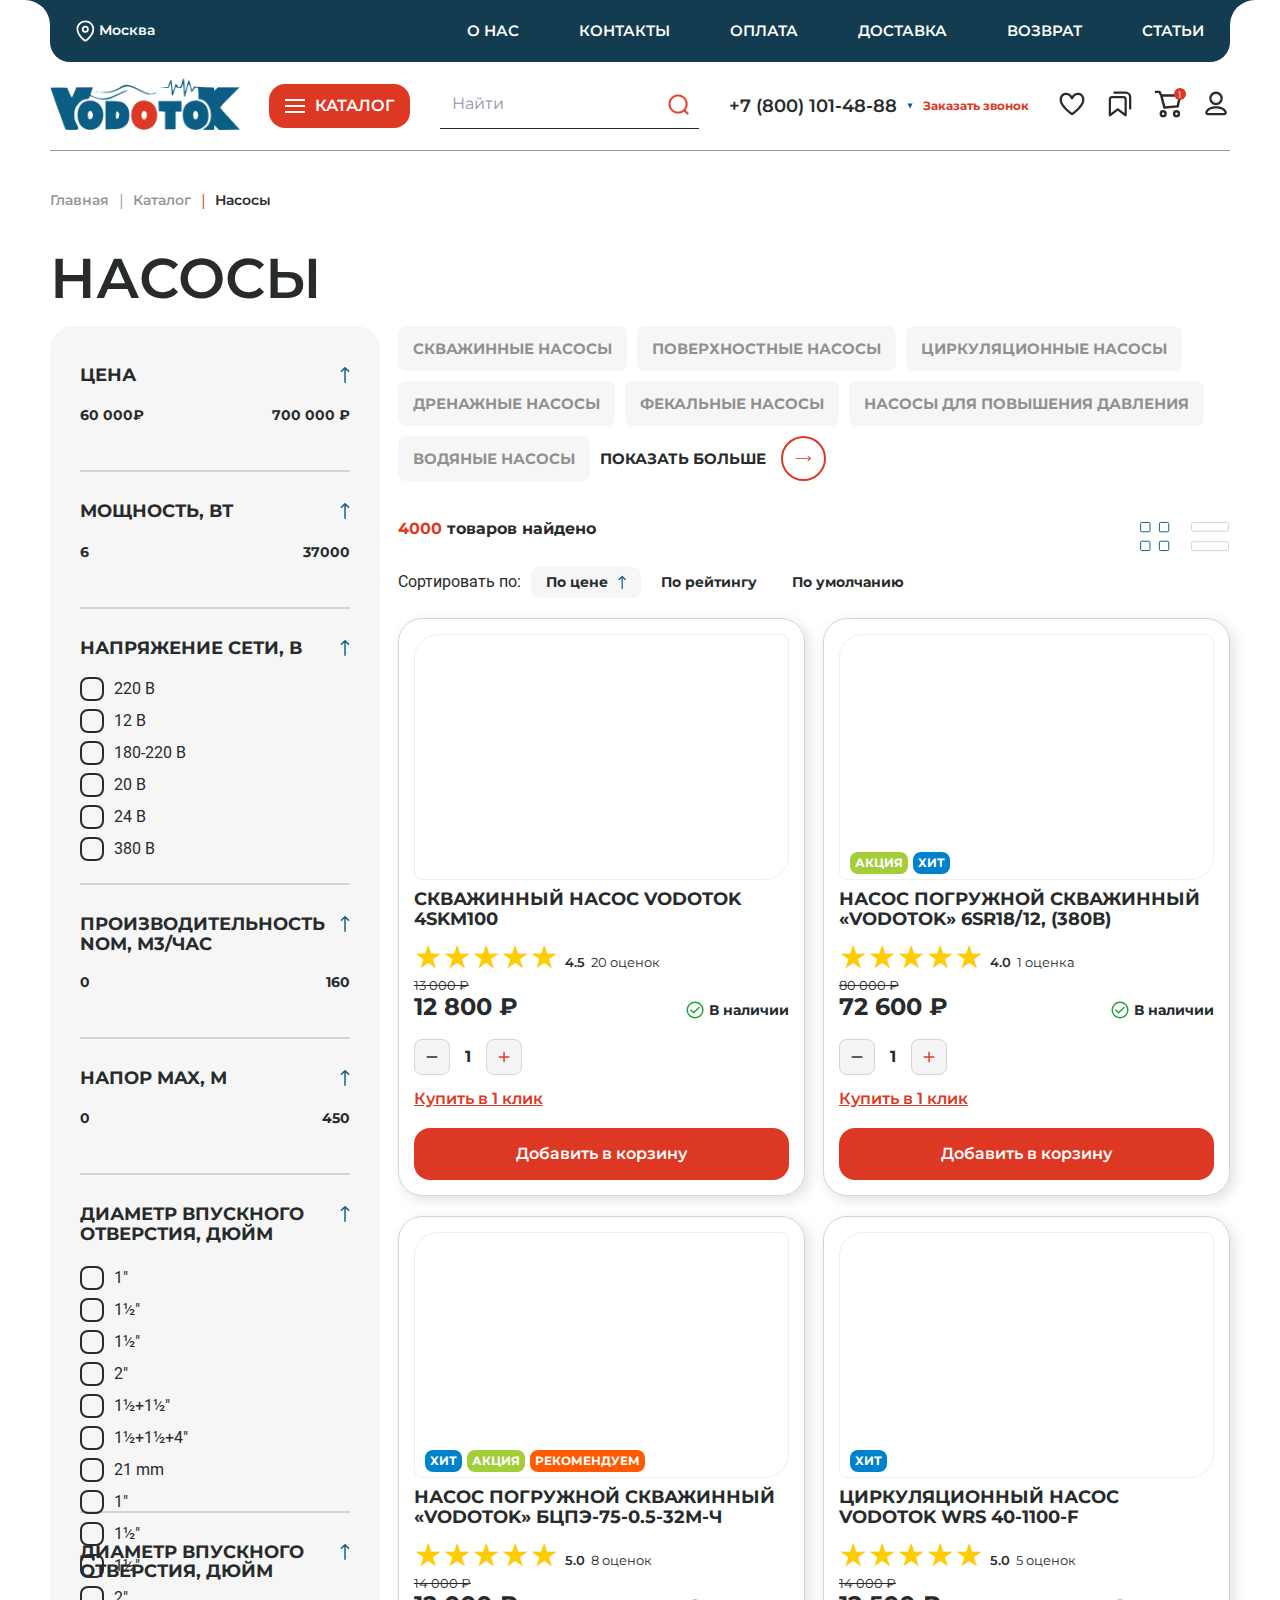
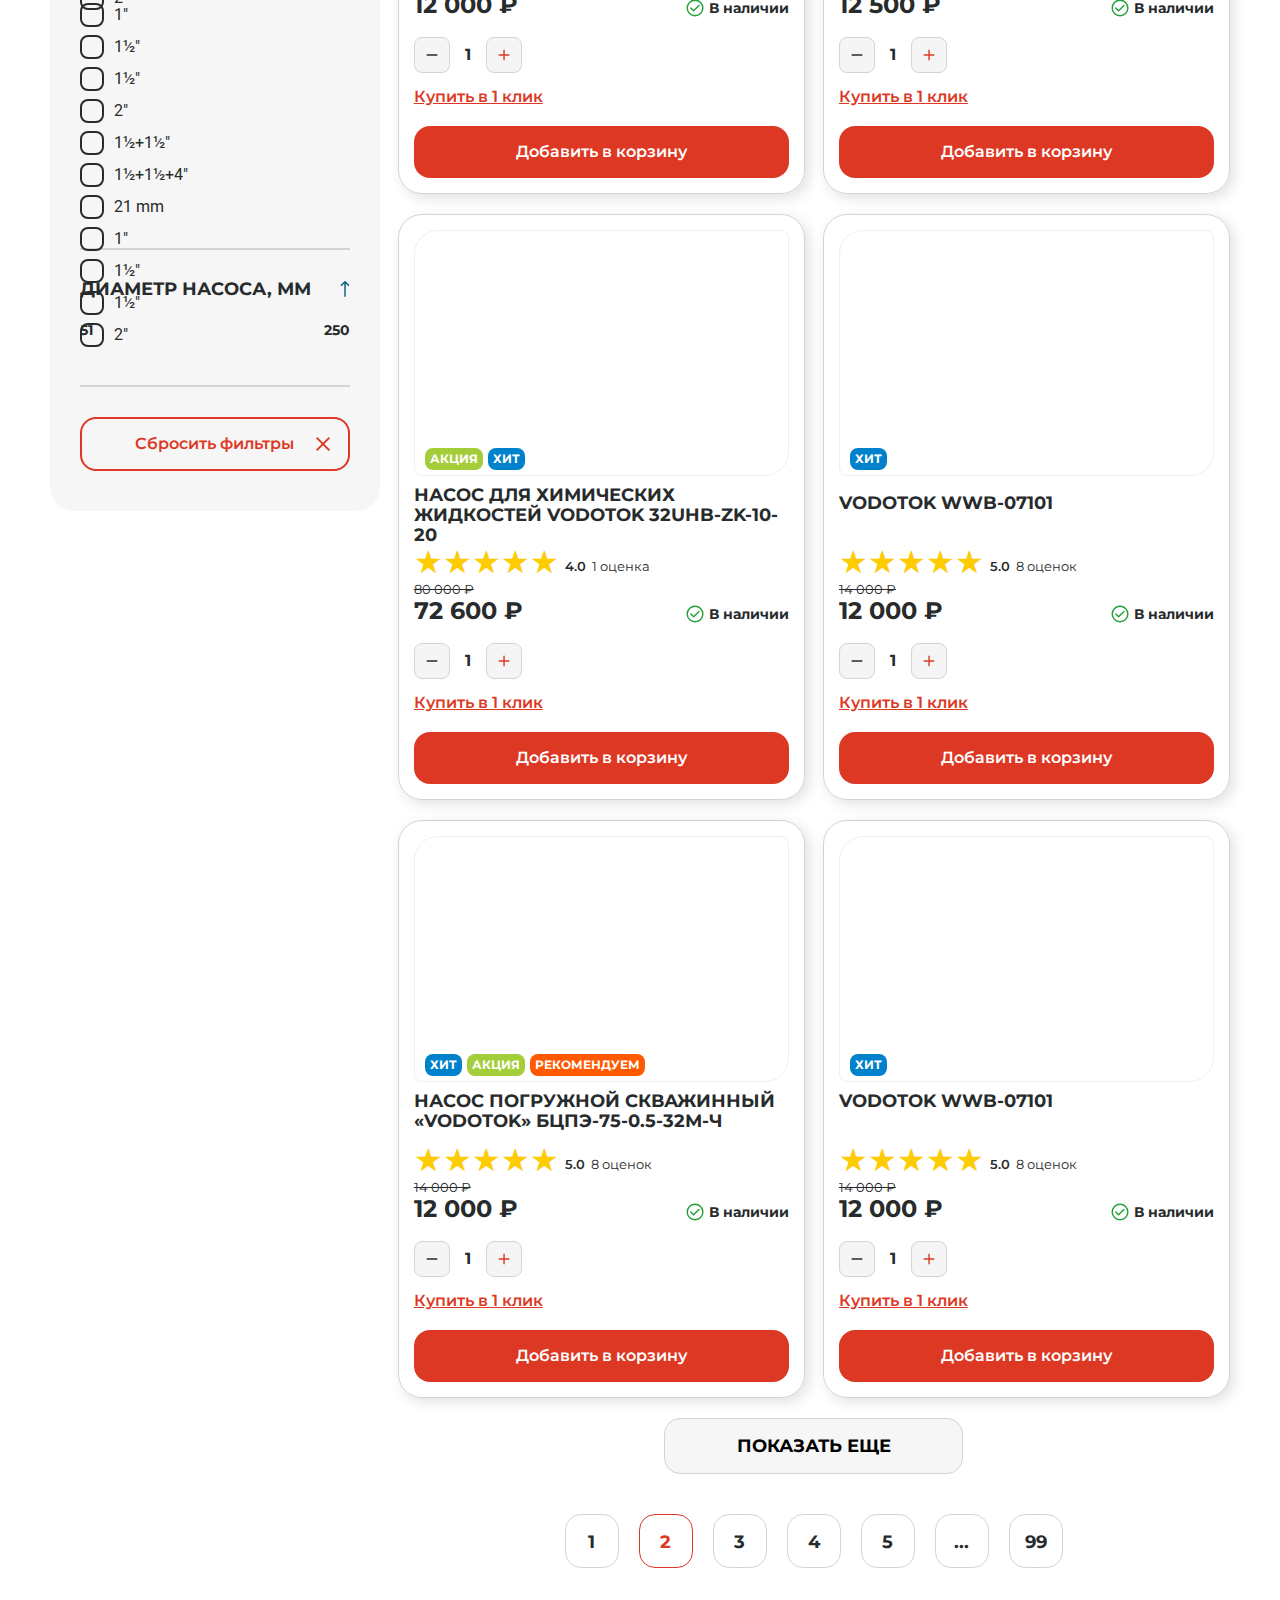
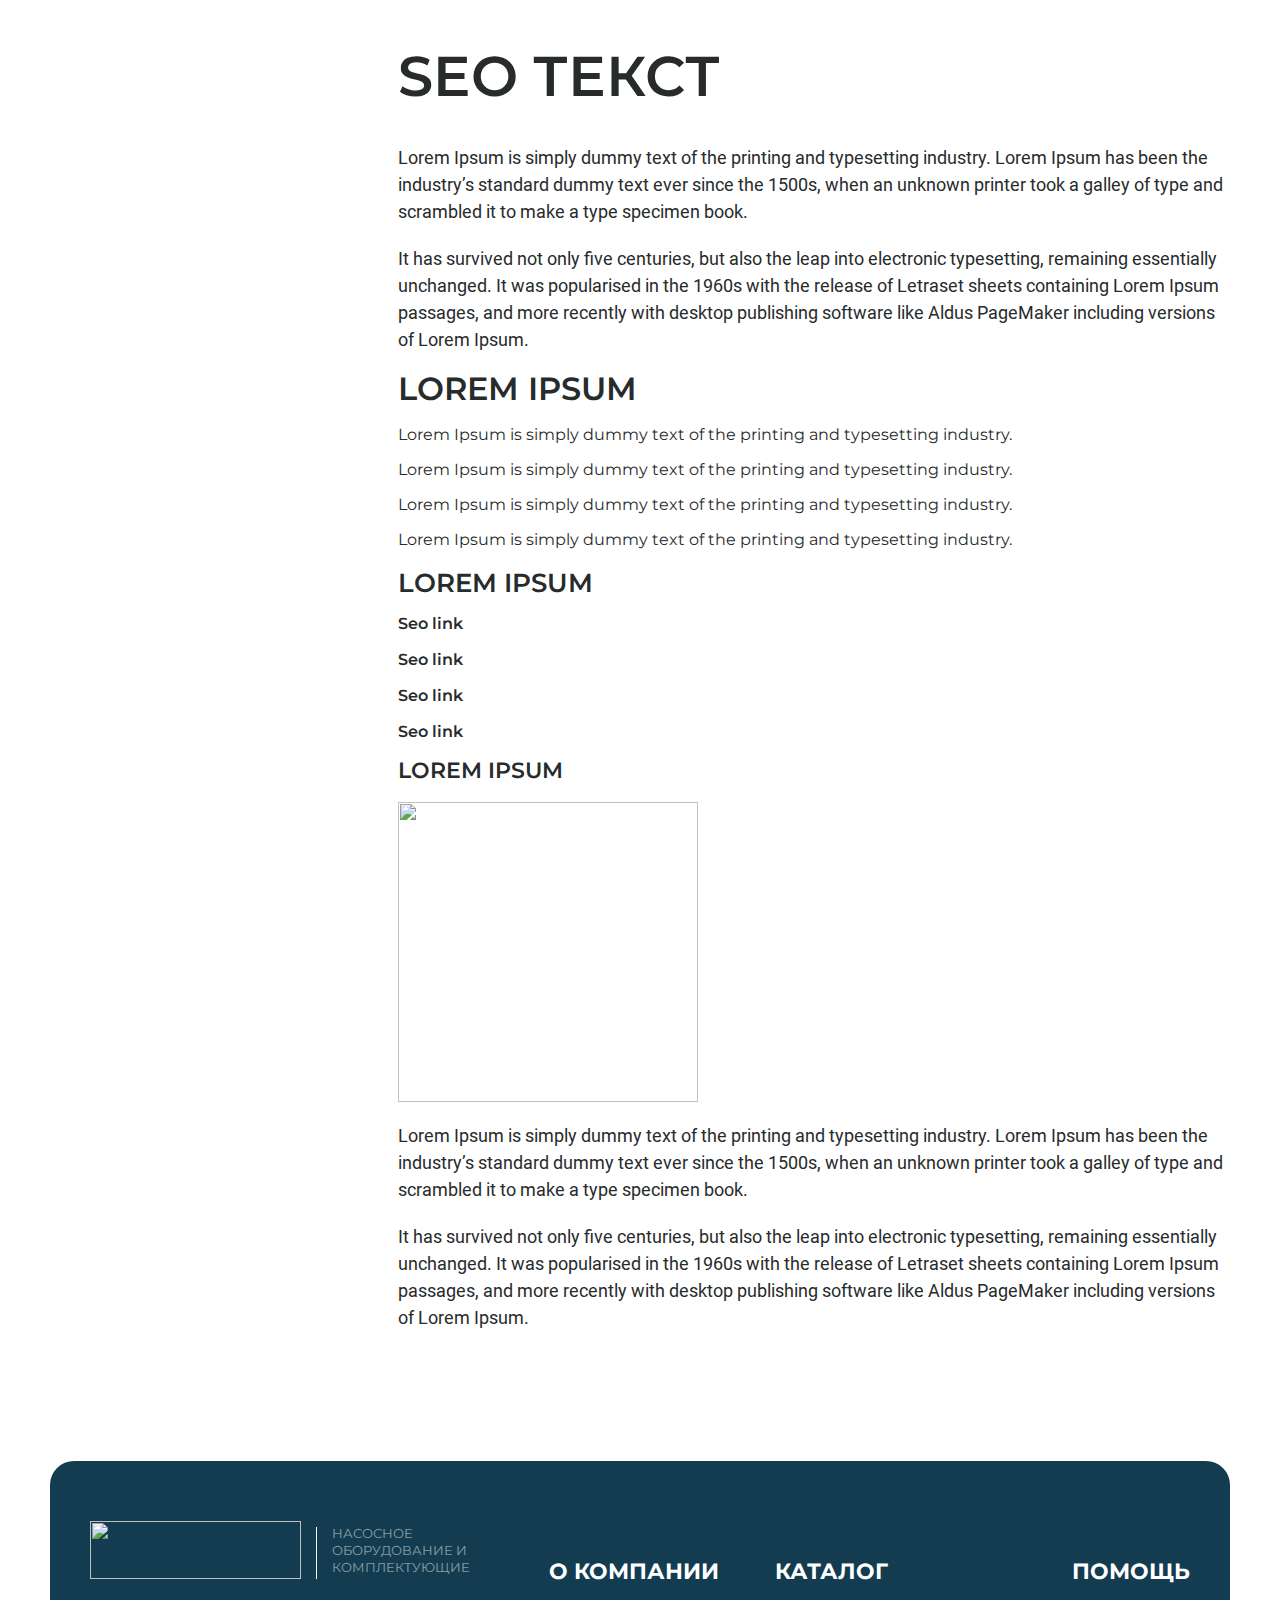
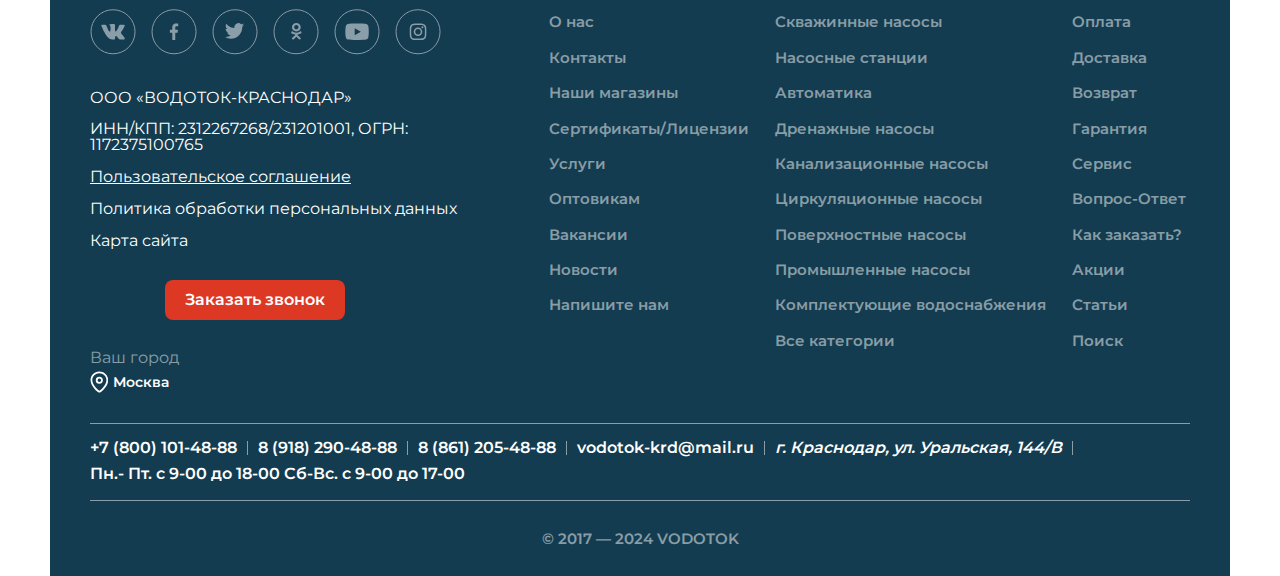
<file: listing.html>
<!DOCTYPE html><html lang="ru" class="page"><head><meta charset="UTF-8"><meta name="viewport" content="width=device-width,initial-scale=1"><meta http-equiv="X-UA-Compatible" content="ie=edge"><meta name="theme-color" content="#111111"><title>Site</title><link rel="stylesheet" href="css/vendor.css"><link rel="stylesheet" href="css/main.css"><script defer="defer" src="js/main.js"></script></head><body id="page" class="page__body"><div class="site-container"><header class="header"><div class="header__top header-top"><div class="container header-top__container"><div class="header-top__content"><div class="header-top__left"></div><div class="header-top__right"></div><div class="address-wrap"><div class="header-top__address address"><svg class="address__svg"><use xlink:href="img/sprite.svg#mark"></use></svg><div class="address__text">Москва</div></div><div class="address-wrap__popup address-popup"><button class="address-popup__close btn-reset"><picture><source srcset="img/close.webp" type="image/webp"><img src="img/close.avif" alt=""></picture></button><div class="address-popup__subtitle">Сменить город на&nbsp;г. Краснодар?</div><div class="address-popup__btns"><button class="address-popup__btn btn-reset" data-path="city" data-animation="fadeInUp" data-speed="300">Сменить</button> <button class="address-popup__btn btn-reset">Пропустить</button></div></div></div><nav class="header-top__nav nav"><ul class="nav__list list-reset"><li class="nav__item"><a href="#" class="nav__link">О&nbsp;нас</a></li><li class="nav__item"><a href="#" class="nav__link">Контакты</a></li><li class="nav__item"><a href="#" class="nav__link">Оплата</a></li><li class="nav__item"><a href="#" class="nav__link">Доставка</a></li><li class="nav__item"><a href="#" class="nav__link">Возврат</a></li><li class="nav__item"><a href="#" class="nav__link">Статьи</a></li></ul></nav></div></div></div><div class="header__bottom header-bottom"><div class="container header-bottom__container"><div class="header-bottom__content"><a href="#" class="header-bottom__logo"><picture><source srcset="img/logo.webp" type="image/webp"><img src="img/logo.avif" alt=""></picture></a><div class="header-bottom__catalog catalog catalog--desktop"><button class="burger burger--catalog btn-reset"><span class="burger__line"></span></button> <span>Каталог</span></div><form action="#" class="header-bottom__form header-form"><label class="header-form__label"><input type="text" placeholder="Найти" class="header-form__input" data-path="search" data-animation="fadeInUp" data-speed="300"></label> <button type="button" class="header-form__btn btn-reset"></button></form><div class="header-bottom__tel tel"><div class="tel__link-wrap"><a class="tel__link"><span class="tel__text">+7 (800) 101-48-88</span><div class="tel__arrow"><svg><use xlink:href="img/sprite.svg#arrow"></use></svg></div></a><div class="tel__popup tel-popup"><a href="tel:+78001014888" class="tel-popup__link">+7 (800) 101-48-88</a> <a href="tel:+78001014888" class="tel-popup__link">+7 (800) 101-48-88</a> <a href="tel:+78001014888" class="tel-popup__link">+7 (800) 101-48-88</a></div></div><button class="tel__btn btn-reset" data-path="order" data-animation="fadeInUp" data-speed="300">Заказать звонок</button></div><div class="header-bottom__links header-links"><div class="header-links__link"><div class="icon header-links__svg"><svg><use xlink:href="img/sprite.svg#tel"></use></svg></div><div class="header-links__popup tel-popup"><a href="tel:78001014888" class="tel-popup__link">+7 (800) 101-48-88</a> <a href="tel:78001014888" class="tel-popup__link">+7 (800) 101-48-88</a> <a href="tel:78001014888" class="tel-popup__link">+7 (800) 101-48-88</a></div></div><div class="header-links__link"><div class="icon header-links__svg"><svg><use xlink:href="img/sprite.svg#heart"></use></svg></div></div><div class="header-links__link"><div class="icon header-links__svg"><svg><use xlink:href="img/sprite.svg#bookmark"></use></svg></div></div><div class="header-links__link header-links__link--basket"><div class="icon header-links__svg"><svg><use xlink:href="img/sprite.svg#cart"></use></svg></div><span class="header-links__counter">1</span></div><div class="header-links__link"><div class="icon icon--account header-links__svg"><svg><use xlink:href="img/sprite.svg#user"></use></svg></div></div></div><div class="header-bottom__burger-wrapper burger-wrapper"><button class="burger burger--mobile btn-reset" title=""><span class="burger__line"></span></button></div></div></div></div><div class="header__catalog header-catalog"><div class="container header-catalog__container"><menu class="header-catalog__menu menu list-reset"><li class="menu__item"><a href="#" class="menu__link"><div class="menu__img"><picture><source data-srcset="img/catalog-1.webp" type="image/webp"><img class="lazy" data-src="img/catalog-1.avif" alt=""></picture></div><div class="menu__descr">Скважинные насосы</div></a></li><li class="menu__item"><a href="#" class="menu__link"><div class="menu__img"><picture><source data-srcset="img/catalog-9.webp" type="image/webp"><img class="lazy" data-src="img/catalog-9.avif" alt=""></picture></div><div class="menu__descr">Поверхностные насосы</div></a></li><li class="menu__item"><a href="#" class="menu__link"><div class="menu__img"><picture><source data-srcset="img/catalog-17.webp" type="image/webp"><img class="lazy" data-src="img/catalog-17.avif" alt=""></picture></div><div class="menu__descr">Циркуляционные насосы</div></a></li><li class="menu__item"><a href="#" class="menu__link"><div class="menu__img"><picture><source data-srcset="img/catalog-2.webp" type="image/webp"><img class="lazy" data-src="img/catalog-2.avif" alt=""></picture></div><div class="menu__descr">Дренажные насосы</div></a></li><li class="menu__item"><a href="#" class="menu__link"><div class="menu__img"><picture><source data-srcset="img/catalog-10.webp" type="image/webp"><img class="lazy" data-src="img/catalog-10.avif" alt=""></picture></div><div class="menu__descr">Фекальные насосы</div></a></li><li class="menu__item"><a href="#" class="menu__link"><div class="menu__img"><picture><source data-srcset="img/catalog-18.webp" type="image/webp"><img class="lazy" data-src="img/catalog-18.avif" alt=""></picture></div><div class="menu__descr">Насосы для повышения давления</div></a></li><li class="menu__item"><a href="#" class="menu__link"><div class="menu__img"><picture><source data-srcset="img/catalog-3.webp" type="image/webp"><img class="lazy" data-src="img/catalog-3.avif" alt=""></picture></div><div class="menu__descr">Водяные насосы</div></a></li><li class="menu__item"><a href="#" class="menu__link"><div class="menu__img"><picture><source data-srcset="img/catalog-11.webp" type="image/webp"><img class="lazy" data-src="img/catalog-11.avif" alt=""></picture></div><div class="menu__descr">Насосы трюмные</div></a></li><li class="menu__item"><a href="#" class="menu__link"><div class="menu__img"><picture><source data-srcset="img/catalog-19.webp" type="image/webp"><img class="lazy" data-src="img/catalog-19.avif" alt=""></picture></div><div class="menu__descr">Насосные станции</div></a></li><li class="menu__item"><a href="#" class="menu__link"><div class="menu__img"><picture><source data-srcset="img/catalog-4.webp" type="image/webp"><img class="lazy" data-src="img/catalog-4.avif" alt=""></picture></div><div class="menu__descr">Насосы для дизельного топлива</div></a></li><li class="menu__item"><a href="#" class="menu__link"><div class="menu__img"><picture><source data-srcset="img/catalog-12.webp" type="image/webp"><img class="lazy" data-src="img/catalog-12.avif" alt=""></picture></div><div class="menu__descr">Насосы для перекачивания химических жидкостей</div></a></li><li class="menu__item"><a href="#" class="menu__link"><div class="menu__img"><picture><source data-srcset="img/catalog-20.webp" type="image/webp"><img class="lazy" data-src="img/catalog-20.avif" alt=""></picture></div><div class="menu__descr">Оголовок для скважины</div></a></li><li class="menu__item"><a href="#" class="menu__link"><div class="menu__img"><picture><source data-srcset="img/catalog-5.webp" type="image/webp"><img class="lazy" data-src="img/catalog-5.avif" alt=""></picture></div><div class="menu__descr">Водоток ()</div></a></li><li class="menu__item"><a href="#" class="menu__link"><div class="menu__img"><picture><source data-srcset="img/catalog-13.webp" type="image/webp"><img class="lazy" data-src="img/catalog-13.avif" alt=""></picture></div><div class="menu__descr">Колодезные насосы</div></a></li><li class="menu__item"><a href="#" class="menu__link"><div class="menu__img"><picture><source data-srcset="img/catalog-21.webp" type="image/webp"><img class="lazy" data-src="img/catalog-21.avif" alt=""></picture></div><div class="menu__descr">Фонтанные насосы</div></a></li><li class="menu__item"><a href="#" class="menu__link"><div class="menu__img"><picture><source data-srcset="img/catalog-6.webp" type="image/webp"><img class="lazy" data-src="img/catalog-6.avif" alt=""></picture></div><div class="menu__descr">Винтовые скважинные насосы</div></a></li><li class="menu__item"><a href="#" class="menu__link"><div class="menu__img"><picture><source data-srcset="img/catalog-14.webp" type="image/webp"><img class="lazy" data-src="img/catalog-14.avif" alt=""></picture></div><div class="menu__descr">Насосы для перекачки невзрывоопасных газов</div></a></li><li class="menu__item"><a href="#" class="menu__link"><div class="menu__img"><picture><source data-srcset="img/catalog-22.webp" type="image/webp"><img class="lazy" data-src="img/catalog-22.avif" alt=""></picture></div><div class="menu__descr">Канализационные насосы</div></a></li><li class="menu__item"><a href="#" class="menu__link"><div class="menu__img"><picture><source data-srcset="img/catalog-7.webp" type="image/webp"><img class="lazy" data-src="img/catalog-7.avif" alt=""></picture></div><div class="menu__descr">Насосы для дизельного топлива 220В</div></a></li><li class="menu__item"><a href="#" class="menu__link"><div class="menu__img"><picture><source data-srcset="img/catalog-15.webp" type="image/webp"><img class="lazy" data-src="img/catalog-15.avif" alt=""></picture></div><div class="menu__descr">Насосы для фонтана</div></a></li><li class="menu__item"><a href="#" class="menu__link"><div class="menu__img"><picture><source data-srcset="img/catalog-23.webp" type="image/webp"><img class="lazy" data-src="img/catalog-23.avif" alt=""></picture></div><div class="menu__descr">Насос циркуляционный XRS 25/4-180</div></a></li><li class="menu__item"><a href="#" class="menu__link"><div class="menu__img"><picture><source data-srcset="img/catalog-8.webp" type="image/webp"><img class="lazy" data-src="img/catalog-8.avif" alt=""></picture></div><div class="menu__descr">Стабилизаторы напряжения</div></a></li><li class="menu__item"><a href="#" class="menu__link"><div class="menu__img"><picture><source data-srcset="img/catalog-16.webp" type="image/webp"><img class="lazy" data-src="img/catalog-16.avif" alt=""></picture></div><div class="menu__descr">Поплавковые выключатели</div></a></li><li class="menu__item"><a href="#" class="menu__link"><div class="menu__img"><picture><source data-srcset="img/catalog-24.webp" type="image/webp"><img class="lazy" data-src="img/catalog-24.avif" alt=""></picture></div><div class="menu__descr">Аксессуары для насосов</div></a></li></menu></div></div><div class="header__mobile header-mobile"><div class="container header-mobile__container"><div class="header-mobile__content"><div class="header-mobile__top"><a href="#" data-path="city" data-animation="fadeInUp" data-speed="300" class="header-mobile__address address"><svg class="address__svg"><use xlink:href="img/sprite.svg#mark"></use></svg><div class="address__text">Москва</div></a><div class="header-links"><a href="#" class="header-links__link"><div class="icon header-links__svg"><svg><use xlink:href="img/sprite.svg#bookmark"></use></svg></div></a><a href="#" class="header-links__link"><div class="icon header-links__svg"><svg><use xlink:href="img/sprite.svg#user"></use></svg></div></a></div></div><form action="#" class="header-mobile__form header-form"><label class="header-form__label"><input type="text" placeholder="Найти" class="header-form__input"></label> <button class="header-form__btn btn-reset"></button></form><div class="header-mobile__tel tel"><a href="tel:78001014888" class="tel__link"><span class="tel__text">+7 (800) 101-48-88</span><div class="tel__arrow"><svg><use xlink:href="img/sprite.svg#arrow"></use></svg></div></a><button class="tel__btn btn-reset" data-path="order" data-animation="fadeInUp" data-speed="300">Заказать звонок</button></div><div class="header-mobile__catalog catalog catalog--mobile"><button class="burger burger-catalog burger-catalog--mobile btn-reset"><span class="burger__line"></span></button> <span>Каталог</span></div><div class="header-mobile__menu menu"><div class="menu__item"><a href="#" class="menu__link"><div class="menu__img"><picture><source data-srcset="img/catalog-1.webp" type="image/webp"><img class="lazy" data-src="img/catalog-1.avif" alt=""></picture></div><div class="menu__descr">Скважинные насосы</div></a></div><div class="menu__item"><a href="#" class="menu__link"><div class="menu__img"><picture><source data-srcset="img/catalog-9.webp" type="image/webp"><img class="lazy" data-src="img/catalog-9.avif" alt=""></picture></div><div class="menu__descr">Поверхностные насосы</div></a></div><div class="menu__item"><a href="#" class="menu__link"><div class="menu__img"><picture><source data-srcset="img/catalog-17.webp" type="image/webp"><img class="lazy" data-src="img/catalog-17.avif" alt=""></picture></div><div class="menu__descr">Циркуляционные насосы</div></a></div><div class="menu__item"><a href="#" class="menu__link"><div class="menu__img"><picture><source data-srcset="img/catalog-2.webp" type="image/webp"><img class="lazy" data-src="img/catalog-2.avif" alt=""></picture></div><div class="menu__descr">Дренажные насосы</div></a></div><div class="menu__item"><a href="#" class="menu__link"><div class="menu__img"><picture><source data-srcset="img/catalog-10.webp" type="image/webp"><img class="lazy" data-src="img/catalog-10.avif" alt=""></picture></div><div class="menu__descr">Фекальные насосы</div></a></div><div class="menu__item"><a href="#" class="menu__link"><div class="menu__img"><picture><source data-srcset="img/catalog-18.webp" type="image/webp"><img class="lazy" data-src="img/catalog-18.avif" alt=""></picture></div><div class="menu__descr">Насосы для повышения давления</div></a></div><div class="menu__item"><a href="#" class="menu__link"><div class="menu__img"><picture><source data-srcset="img/catalog-3.webp" type="image/webp"><img class="lazy" data-src="img/catalog-3.avif" alt=""></picture></div><div class="menu__descr">Водяные насосы</div></a></div><div class="menu__item"><a href="#" class="menu__link"><div class="menu__img"><picture><source data-srcset="img/catalog-11.webp" type="image/webp"><img class="lazy" data-src="img/catalog-11.avif" alt=""></picture></div><div class="menu__descr">Насосы трюмные</div></a></div><div class="menu__item"><a href="#" class="menu__link"><div class="menu__img"><picture><source data-srcset="img/catalog-19.webp" type="image/webp"><img class="lazy" data-src="img/catalog-19.avif" alt=""></picture></div><div class="menu__descr">Насосные станции</div></a></div><div class="menu__item"><a href="#" class="menu__link"><div class="menu__img"><picture><source data-srcset="img/catalog-4.webp" type="image/webp"><img class="lazy" data-src="img/catalog-4.avif" alt=""></picture></div><div class="menu__descr">Насосы для дизельного топлива</div></a></div><div class="menu__item"><a href="#" class="menu__link"><div class="menu__img"><picture><source data-srcset="img/catalog-12.webp" type="image/webp"><img class="lazy" data-src="img/catalog-12.avif" alt=""></picture></div><div class="menu__descr">Насосы для перекачивания химических жидкостей</div></a></div><div class="menu__item"><a href="#" class="menu__link"><div class="menu__img"><picture><source data-srcset="img/catalog-20.webp" type="image/webp"><img class="lazy" data-src="img/catalog-20.avif" alt=""></picture></div><div class="menu__descr">Оголовок для скважины</div></a></div><div class="menu__item"><a href="#" class="menu__link"><div class="menu__img"><picture><source data-srcset="img/catalog-5.webp" type="image/webp"><img class="lazy" data-src="img/catalog-5.avif" alt=""></picture></div><div class="menu__descr">Водоток ()</div></a></div><div class="menu__item"><a href="#" class="menu__link"><div class="menu__img"><picture><source data-srcset="img/catalog-13.webp" type="image/webp"><img class="lazy" data-src="img/catalog-13.avif" alt=""></picture></div><div class="menu__descr">Колодезные насосы</div></a></div><div class="menu__item"><a href="#" class="menu__link"><div class="menu__img"><picture><source data-srcset="img/catalog-21.webp" type="image/webp"><img class="lazy" data-src="img/catalog-21.avif" alt=""></picture></div><div class="menu__descr">Фонтанные насосы</div></a></div><div class="menu__item"><a href="#" class="menu__link"><div class="menu__img"><picture><source data-srcset="img/catalog-6.webp" type="image/webp"><img class="lazy" data-src="img/catalog-6.avif" alt=""></picture></div><div class="menu__descr">Винтовые скважинные насосы</div></a></div><div class="menu__item"><a href="#" class="menu__link"><div class="menu__img"><picture><source data-srcset="img/catalog-14.webp" type="image/webp"><img class="lazy" data-src="img/catalog-14.avif" alt=""></picture></div><div class="menu__descr">Насосы для перекачки невзрывоопасных газов</div></a></div><div class="menu__item"><a href="#" class="menu__link"><div class="menu__img"><picture><source data-srcset="img/catalog-22.webp" type="image/webp"><img class="lazy" data-src="img/catalog-22.avif" alt=""></picture></div><div class="menu__descr">Канализационные насосы</div></a></div><div class="menu__item"><a href="#" class="menu__link"><div class="menu__img"><picture><source data-srcset="img/catalog-7.webp" type="image/webp"><img class="lazy" data-src="img/catalog-7.avif" alt=""></picture></div><div class="menu__descr">Насосы для дизельного топлива 220В</div></a></div><div class="menu__item"><a href="#" class="menu__link"><div class="menu__img"><picture><source data-srcset="img/catalog-15.webp" type="image/webp"><img class="lazy" data-src="img/catalog-15.avif" alt=""></picture></div><div class="menu__descr">Насосы для фонтана</div></a></div><div class="menu__item"><a href="#" class="menu__link"><div class="menu__img"><picture><source data-srcset="img/catalog-23.webp" type="image/webp"><img class="lazy" data-src="img/catalog-23.avif" alt=""></picture></div><div class="menu__descr">Насос циркуляционный XRS 25/4-180</div></a></div><div class="menu__item"><a href="#" class="menu__link"><div class="menu__img"><picture><source data-srcset="img/catalog-8.webp" type="image/webp"><img class="lazy" data-src="img/catalog-8.avif" alt=""></picture></div><div class="menu__descr">Стабилизаторы напряжения</div></a></div><div class="menu__item"><a href="#" class="menu__link"><div class="menu__img"><picture><source data-srcset="img/catalog-16.webp" type="image/webp"><img class="lazy" data-src="img/catalog-16.avif" alt=""></picture></div><div class="menu__descr">Поплавковые выключатели</div></a></div><div class="menu__item"><a href="#" class="menu__link"><div class="menu__img"><picture><source data-srcset="img/catalog-24.webp" type="image/webp"><img class="lazy" data-src="img/catalog-24.avif" alt=""></picture></div><div class="menu__descr">Аксессуары для насосов</div></a></div></div><nav class="header-mobile__nav nav"><ul class="nav__list list-reset"><li class="nav__item"><a href="#" class="nav__link">О&nbsp;нас</a></li><li class="nav__item"><a href="#" class="nav__link">Контакты</a></li><li class="nav__item"><a href="#" class="nav__link">Оплата</a></li><li class="nav__item"><a href="#" class="nav__link">Доставка</a></li><li class="nav__item"><a href="#" class="nav__link">Возврат</a></li><li class="nav__item"><a href="#" class="nav__link">Статьи</a></li></ul></nav></div></div></div></header><div class="modal-basket"><div class="modal-basket__container"><div class="modal-basket__close modal-close"><picture><source data-srcset="img/close.webp" type="image/webp"><img class="lazy" data-src="img/close.avif" alt=""></picture></div><div class="modal-basket__content"><div class="modal-basket__title">Корзина</div><div class="modal-basket__blocks"><div class="modal-basket__block"><div class="modal-basket__wrap"><div class="modal-basket__img"><picture><source data-srcset="img/card-1.webp" type="image/webp"><img class="lazy" data-src="img/card-1.avif" alt=""></picture></div><div class="modal-basket__center"><a href="#" class="title modal-basket__link">Насос самовсасывающий Vodotok JGP90022</a><div class="modal-basket__counter"><div class="modal-basket__price">10&nbsp;500&nbsp;₽</div><div class="modal-basket__basket basket"><button class="basket__minus btn-reset"><svg class="basket__svg"><use xlink:href="img/sprite.svg#minus"></use></svg></button><div class="basket__count">2</div><button class="basket__plus btn-reset"><svg class="basket__svg"><use xlink:href="img/sprite.svg#plus"></use></svg></button></div><div class="modal-basket__price">21&nbsp;000&nbsp;₽</div></div></div></div><a href="#" class="title modal-basket__hidden-link">Насос самовсасывающий Vodotok JGP90022</a><div class="modal-basket__icons"><a href="#" class="modal-basket__icon"><svg><use xlink:href="img/sprite.svg#heart"></use></svg> </a><a href="#" class="modal-basket__icon"><svg><use xlink:href="img/sprite.svg#bin"></use></svg></a></div></div><div class="modal-basket__block"><div class="modal-basket__wrap"><div class="modal-basket__img"><picture><source data-srcset="img/card-2.webp" type="image/webp"><img class="lazy" data-src="img/card-2.avif" alt=""></picture></div><div class="modal-basket__center"><a href="#" class="title modal-basket__link">Vodotok НСП-800</a><div class="modal-basket__counter"><div class="modal-basket__price">5&nbsp;800&nbsp;₽</div><div class="modal-basket__basket basket"><button class="basket__minus btn-reset"><svg class="basket__svg"><use xlink:href="img/sprite.svg#minus"></use></svg></button><div class="basket__count">1</div><button class="basket__plus btn-reset"><svg class="basket__svg"><use xlink:href="img/sprite.svg#plus"></use></svg></button></div><div class="modal-basket__price">5&nbsp;800&nbsp;₽</div></div></div></div><a href="#" class="title modal-basket__hidden-link">Vodotok НСП-800</a><div class="modal-basket__icons"><a href="#" class="modal-basket__icon"><svg><use xlink:href="img/sprite.svg#heart"></use></svg> </a><a href="#" class="modal-basket__icon"><svg><use xlink:href="img/sprite.svg#bin"></use></svg></a></div></div></div><div class="modal-basket__bottom basket-bottom"><div class="basket-bottom__descr"><span>Итого</span><div><span>3&nbsp;</span>товара</div><div>на&nbsp;26&nbsp;800&nbsp;₽</div></div><div class="basket-bottom__btns"><button class="basket-bottom__btn btn-primary btn-reset">Перейти в корзину</button> <button class="basket-bottom__btn btn-reset btn-primary">Быстрый заказ</button></div></div></div></div></div><div class="popup-add"><div class="popup-add__container"><div class="popup-add__close modal-close"><picture><source data-srcset="img/close.webp" type="image/webp"><img class="lazy" data-src="img/close.avif" alt=""></picture></div><div class="popup-add__content"><div class="popup-add__block"><div class="popup-add__img"><picture><source data-srcset="img/popup-add.webp" type="image/webp"><img class="lazy" data-src="img/popup-add.avif" alt=""></picture></div><div class="popup-add__descr">Vodotok WRS 40-1100-F</div></div><div class="popup-add__text">Добавлен в&nbsp;избранное</div></div></div></div><main class="main"><section class="pumps"><div class="container pumps__container"><ul class="pumps__breadcrumbs breadcrumbs list-reset"><li class="breadcrumbs__item"><a href="index.html" class="breadcrumbs__link">Главная</a></li><li class="breadcrumbs__item"><a href="index.html" class="breadcrumbs__link">Каталог</a></li><li class="breadcrumbs__item"><a class="breadcrumbs__link">Насосы</a></li></ul><h2 class="title pumps__title">Насосы</h2><div class="pumps__block"><div class="pumps__hidden"><ul class="goods-list list-reset"><li class="goods-list__item"><a href="#" class="goods-list__tab">Скважинные насосы</a></li><li class="goods-list__item"><a href="#" class="goods-list__tab">Поверхностные насосы</a></li><li class="goods-list__item"><a href="#" class="goods-list__tab">Циркуляционные насосы</a></li><li class="goods-list__item"><a href="#" class="goods-list__tab">Дренажные насосы</a></li><li class="goods-list__item"><a href="#" class="goods-list__tab">Фекальные насосы</a></li><li class="goods-list__item"><a href="#" class="goods-list__tab">Насосы для повышения давления</a></li><li class="goods-list__item"><a href="#" class="goods-list__tab">Водяные насосы</a></li><li class="goods-list__item"><a href="#" class="goods-list__tab">Скважинные насосы</a></li><li class="goods-list__item"><a href="#" class="goods-list__tab">Поверхностные насосы</a></li><li class="goods-list__item"><a href="#" class="goods-list__tab">Циркуляционные насосы</a></li><li class="goods-list__item"><a href="#" class="goods-list__tab">Дренажные насосы</a></li><li class="goods-list__item"><a href="#" class="goods-list__tab">Фекальные насосы</a></li><li class="goods-list__item"><a href="#" class="goods-list__tab">Насосы для повышения давления</a></li><li class="goods-list__item"><a href="#" class="goods-list__tab">Водяные насосы</a></li><li class="goods-list__item goods-list__item-btn"><div class="goods-list__link-descr">Показать больше</div><div class="goods-list__link-icon"><svg><use xlink:href="img/sprite.svg#arrow-right-block"></use></svg></div></li></ul><div class="goods-sorting"><div class="goods-sorting__filter"><div class="goods-sorting__descr"><span>4000 </span>товаров найдено</div><div class="goods-sorting__filter-svg"><div class="goods-sorting__filter-descr">Фильтр</div></div></div></div></div><div class="pumps__left pumps-filters"><div class="pumps-filters__item pumps-filter pumps-filter--active pumps-filter--range"><div class="pumps-filter__top filter-top"><div class="filter-top__descr">Цена</div><div class="filter-top__arrow"><svg><use xlink:href="img/sprite.svg#filter-arrow"></use></svg></div></div><div class="pumps-filter__bottom pumps-filter__bottom--open"><div class="pumps-filter__values"><div class="pumps-filter__value-wrap"><div class="pumps-filter__value" id="price-min">60 000</div><span class="pumps-filter__value-descr">₽</span></div><div class="pumps-filter__value-wrap"><div class="pumps-filter__value" id="price-max">700 000&nbsp;</div><span class="pumps-filter__value-descr">₽</span></div></div><div class="pumps-filter__slider price-slider"></div></div></div><div class="pumps-filters__item pumps-filter pumps-filter--active pumps-filter--range"><div class="pumps-filter__top filter-top"><div class="filter-top__descr">Мощность, ВТ</div><div class="filter-top__arrow"><svg><use xlink:href="img/sprite.svg#filter-arrow"></use></svg></div></div><div class="pumps-filter__bottom pumps-filter__bottom--open"><div class="pumps-filter__values"><div class="pumps-filter__value" id="power-min">6</div><div class="pumps-filter__value" id="power-max">37000</div></div><div class="pumps-filter__slider power-slider"></div></div></div><div class="pumps-filters__item pumps-filter pumps-filter--active"><div class="pumps-filter__top filter-top"><div class="filter-top__descr">Напряжение сети, В</div><div class="filter-top__arrow"><svg><use xlink:href="img/sprite.svg#filter-arrow"></use></svg></div></div><div class="pumps-filter__bottom pumps-filter__bottom--open"><ul class="pumps-filter__checkbox checkbox list-reset"><li class="checkbox__item"><label class="checkbox__label"><input type="checkbox" class="checkbox__check"> <span class="checkbox__span"></span> <span class="checkbox__descr">220&nbsp;В</span></label></li><li class="checkbox__item"><label class="checkbox__label"><input type="checkbox" class="checkbox__check"> <span class="checkbox__span"></span> <span class="checkbox__descr">12&nbsp;В</span></label></li><li class="checkbox__item"><label class="checkbox__label"><input type="checkbox" class="checkbox__check"> <span class="checkbox__span"></span> <span class="checkbox__descr">180-220&nbsp;В</span></label></li><li class="checkbox__item"><label class="checkbox__label"><input type="checkbox" class="checkbox__check"> <span class="checkbox__span"></span> <span class="checkbox__descr">20&nbsp;В</span></label></li><li class="checkbox__item"><label class="checkbox__label"><input type="checkbox" class="checkbox__check"> <span class="checkbox__span"></span> <span class="checkbox__descr">24&nbsp;В</span></label></li><li class="checkbox__item"><label class="checkbox__label"><input type="checkbox" class="checkbox__check"> <span class="checkbox__span"></span> <span class="checkbox__descr">380&nbsp;В</span></label></li></ul></div></div><div class="pumps-filters__item pumps-filter pumps-filter--active pumps-filter--range"><div class="pumps-filter__top filter-top"><div class="filter-top__descr">Производительность nom, м3/час</div><div class="filter-top__arrow"><svg><use xlink:href="img/sprite.svg#filter-arrow"></use></svg></div></div><div class="pumps-filter__bottom pumps-filter__bottom--open"><div class="pumps-filter__values"><div class="pumps-filter__value" id="productivity-min">0</div><div class="pumps-filter__value" id="productivity-max">160</div></div><div class="pumps-filter__slider productivity-slider"></div></div></div><div class="pumps-filters__item pumps-filter pumps-filter--active pumps-filter--range"><div class="pumps-filter__top filter-top"><div class="filter-top__descr">Напор max, м</div><div class="filter-top__arrow"><svg><use xlink:href="img/sprite.svg#filter-arrow"></use></svg></div></div><div class="pumps-filter__bottom pumps-filter__bottom--open"><div class="pumps-filter__values"><div class="pumps-filter__value" id="pressure-min">0</div><div class="pumps-filter__value" id="pressure-max">450</div></div><div class="pumps-filter__slider pressure-slider"></div></div></div><div class="pumps-filters__item pumps-filter pumps-filter--active"><div class="pumps-filter__top filter-top"><div class="filter-top__descr">Диаметр впускного отверстия, дюйм</div><div class="filter-top__arrow"><svg><use xlink:href="img/sprite.svg#filter-arrow"></use></svg></div></div><div class="pumps-filter__bottom pumps-filter__bottom--open pumps-filter__bottom--simplebar" data-simplebar><ul class="pumps-filter__checkbox checkbox list-reset"><li class="checkbox__item"><label class="checkbox__label"><input type="checkbox" class="checkbox__check"> <span class="checkbox__span"></span> <span class="checkbox__descr">1&Prime;</span></label></li><li class="checkbox__item"><label class="checkbox__label"><input type="checkbox" class="checkbox__check"> <span class="checkbox__span"></span> <span class="checkbox__descr">1&frac12;&Prime;</span></label></li><li class="checkbox__item"><label class="checkbox__label"><input type="checkbox" class="checkbox__check"> <span class="checkbox__span"></span> <span class="checkbox__descr">1&frac12;&Prime;</span></label></li><li class="checkbox__item"><label class="checkbox__label"><input type="checkbox" class="checkbox__check"> <span class="checkbox__span"></span> <span class="checkbox__descr">2&Prime;</span></label></li><li class="checkbox__item"><label class="checkbox__label"><input type="checkbox" class="checkbox__check"> <span class="checkbox__span"></span> <span class="checkbox__descr">1&frac12;+1&frac12;&Prime;</span></label></li><li class="checkbox__item"><label class="checkbox__label"><input type="checkbox" class="checkbox__check"> <span class="checkbox__span"></span> <span class="checkbox__descr">1&frac12;+1&frac12;+4&Prime;</span></label></li><li class="checkbox__item"><label class="checkbox__label"><input type="checkbox" class="checkbox__check"> <span class="checkbox__span"></span> <span class="checkbox__descr">21&nbsp;mm</span></label></li><li class="checkbox__item"><label class="checkbox__label"><input type="checkbox" class="checkbox__check"> <span class="checkbox__span"></span> <span class="checkbox__descr">1&Prime;</span></label></li><li class="checkbox__item"><label class="checkbox__label"><input type="checkbox" class="checkbox__check"> <span class="checkbox__span"></span> <span class="checkbox__descr">1&frac12;&Prime;</span></label></li><li class="checkbox__item"><label class="checkbox__label"><input type="checkbox" class="checkbox__check"> <span class="checkbox__span"></span> <span class="checkbox__descr">1&frac12;&Prime;</span></label></li><li class="checkbox__item"><label class="checkbox__label"><input type="checkbox" class="checkbox__check"> <span class="checkbox__span"></span> <span class="checkbox__descr">2&Prime;</span></label></li></ul></div></div><div class="pumps-filters__item pumps-filter pumps-filter--active"><div class="pumps-filter__top filter-top"><div class="filter-top__descr">Диаметр впускного отверстия, дюйм</div><div class="filter-top__arrow"><svg><use xlink:href="img/sprite.svg#filter-arrow"></use></svg></div></div><div class="pumps-filter__bottom pumps-filter__bottom--open pumps-filter__bottom--simplebar" data-simplebar><ul class="pumps-filter__checkbox checkbox list-reset"><li class="checkbox__item"><label class="checkbox__label"><input type="checkbox" class="checkbox__check"> <span class="checkbox__span"></span> <span class="checkbox__descr">1&Prime;</span></label></li><li class="checkbox__item"><label class="checkbox__label"><input type="checkbox" class="checkbox__check"> <span class="checkbox__span"></span> <span class="checkbox__descr">1&frac12;&Prime;</span></label></li><li class="checkbox__item"><label class="checkbox__label"><input type="checkbox" class="checkbox__check"> <span class="checkbox__span"></span> <span class="checkbox__descr">1&frac12;&Prime;</span></label></li><li class="checkbox__item"><label class="checkbox__label"><input type="checkbox" class="checkbox__check"> <span class="checkbox__span"></span> <span class="checkbox__descr">2&Prime;</span></label></li><li class="checkbox__item"><label class="checkbox__label"><input type="checkbox" class="checkbox__check"> <span class="checkbox__span"></span> <span class="checkbox__descr">1&frac12;+1&frac12;&Prime;</span></label></li><li class="checkbox__item"><label class="checkbox__label"><input type="checkbox" class="checkbox__check"> <span class="checkbox__span"></span> <span class="checkbox__descr">1&frac12;+1&frac12;+4&Prime;</span></label></li><li class="checkbox__item"><label class="checkbox__label"><input type="checkbox" class="checkbox__check"> <span class="checkbox__span"></span> <span class="checkbox__descr">21&nbsp;mm</span></label></li><li class="checkbox__item"><label class="checkbox__label"><input type="checkbox" class="checkbox__check"> <span class="checkbox__span"></span> <span class="checkbox__descr">1&Prime;</span></label></li><li class="checkbox__item"><label class="checkbox__label"><input type="checkbox" class="checkbox__check"> <span class="checkbox__span"></span> <span class="checkbox__descr">1&frac12;&Prime;</span></label></li><li class="checkbox__item"><label class="checkbox__label"><input type="checkbox" class="checkbox__check"> <span class="checkbox__span"></span> <span class="checkbox__descr">1&frac12;&Prime;</span></label></li><li class="checkbox__item"><label class="checkbox__label"><input type="checkbox" class="checkbox__check"> <span class="checkbox__span"></span> <span class="checkbox__descr">2&Prime;</span></label></li></ul></div></div><div class="pumps-filters__item pumps-filter pumps-filter--active pumps-filter--range"><div class="pumps-filter__top filter-top"><div class="filter-top__descr">Диаметр насоса, мм</div><div class="filter-top__arrow"><svg><use xlink:href="img/sprite.svg#filter-arrow"></use></svg></div></div><div class="pumps-filter__bottom pumps-filter__bottom--open"><div class="pumps-filter__values"><div class="pumps-filter__value" id="diameter-min">51</div><div class="pumps-filter__value" id="diameter-max">250</div></div><div class="pumps-filter__slider diameter-slider"></div></div></div><div class="pumps-filters__quit btn-reset"><div class="pumps-filters__quit-text">Сбросить фильтры</div><button class="pumps-filters__burger burger burger--active burger--quit btn-reset"><span class="burger__line"></span></button></div></div><div class="goods-sorting goods-sorting--hidden"><div class="goods-sorting__block"><div class="goods-sorting__sort">Сортировать&nbsp;по:</div><div class="goods-sorting__values"><div class="goods-sorting__value goods-sorting__value--up"><div class="goods-sorting__value-text">По&nbsp;цене</div><svg><use xlink:href="img/sprite.svg#filter-arrow"></use></svg></div><div class="goods-sorting__value"><div class="goods-sorting__value-text">По&nbsp;рейтингу</div></div><div class="goods-sorting__value"><div class="goods-sorting__value-text">По&nbsp;умолчанию</div></div></div></div></div><div class="pumps__right"><ul class="goods-list list-reset"><li class="goods-list__item"><a href="#" class="goods-list__tab">Скважинные насосы</a></li><li class="goods-list__item"><a href="#" class="goods-list__tab">Поверхностные насосы</a></li><li class="goods-list__item"><a href="#" class="goods-list__tab">Циркуляционные насосы</a></li><li class="goods-list__item"><a href="#" class="goods-list__tab">Дренажные насосы</a></li><li class="goods-list__item"><a href="#" class="goods-list__tab">Фекальные насосы</a></li><li class="goods-list__item"><a href="#" class="goods-list__tab">Насосы для повышения давления</a></li><li class="goods-list__item"><a href="#" class="goods-list__tab">Водяные насосы</a></li><li class="goods-list__item"><a href="#" class="goods-list__tab">Скважинные насосы</a></li><li class="goods-list__item"><a href="#" class="goods-list__tab">Поверхностные насосы</a></li><li class="goods-list__item"><a href="#" class="goods-list__tab">Циркуляционные насосы</a></li><li class="goods-list__item"><a href="#" class="goods-list__tab">Дренажные насосы</a></li><li class="goods-list__item"><a href="#" class="goods-list__tab">Фекальные насосы</a></li><li class="goods-list__item"><a href="#" class="goods-list__tab">Насосы для повышения давления</a></li><li class="goods-list__item"><a href="#" class="goods-list__tab">Водяные насосы</a></li><li class="goods-list__item goods-list__item-btn"><div class="goods-list__link-descr">Показать больше</div><div class="goods-list__link-icon"><svg><use xlink:href="img/sprite.svg#arrow-right-block"></use></svg></div></li></ul><div class="goods-sorting"><div class="goods-sorting__descr"><span>4000 </span>товаров найдено</div><div class="goods-sorting__block"><div class="goods-sorting__sort">Сортировать&nbsp;по:</div><div class="goods-sorting__values"><div class="goods-sorting__value goods-sorting__value--up"><div class="goods-sorting__value-text">По&nbsp;цене</div><svg><use xlink:href="img/sprite.svg#filter-arrow"></use></svg></div><div class="goods-sorting__value"><div class="goods-sorting__value-text">По&nbsp;рейтингу</div></div><div class="goods-sorting__value"><div class="goods-sorting__value-text">По&nbsp;умолчанию</div></div></div></div><div class="goods-sorting__btns"><button class="goods-sorting__btn goods-sorting__btn--active sorting-row btn-reset"><svg><use xlink:href="img/sprite.svg#menu"></use></svg></button> <button class="goods-sorting__btn sorting-column btn-reset"><svg><use xlink:href="img/sprite.svg#view"></use></svg></button></div></div><div class="pumps__slides"><div class="swiper-slide goods-slide"><div class="goods-slide__content"><div class="goods-slide__top"><a href="#" class="goods-slide__img"><picture><source data-srcset="img/goods-1.webp" type="image/webp"><img class="lazy" data-src="img/goods-1.avif" alt=""></picture><div class="goods-slide__img-mobile"><ul class="goods-slide__icons list-reset"><li class="goods-slide__icon" data-path="quick" data-animation="fadeInUp" data-speed="300"><svg><use xlink:href="img/sprite.svg#goods-1"></use></svg></li><li class="goods-slide__icon icon-add"><svg><use xlink:href="img/sprite.svg#goods-2"></use></svg></li></ul></div><div class="goods-slide__hidden goods-hidden"><div class="goods-hidden__block"><div class="goods-hidden__left"><ul class="goods-hidden__list list-reset"><li class="goods-hidden__item"><div class="goods-hidden__descr">Мощность, Вт</div><div class="goods-hidden__text">7500</div></li><li class="goods-hidden__item"><div class="goods-hidden__descr">Напор nom, м</div><div class="goods-hidden__text">130</div></li><li class="goods-hidden__item"><div class="goods-hidden__descr">Производительность max, м3/час</div><div class="goods-hidden__text">27,0</div></li><li class="goods-hidden__item"><div class="goods-hidden__descr">Напор max, м</div><div class="goods-hidden__text">150</div></li></ul></div><div class="goods-hidden__right"><ul class="goods-hidden__icons list-reset"><li class="goods-hidden__icon icon-add icon-compare"><svg class=""><use xlink:href="img/sprite.svg#goods-1"></use></svg></li><li class="goods-hidden__icon icon-add"><svg class=""><use xlink:href="img/sprite.svg#goods-2"></use></svg></li><li class="goods-hidden__icon" data-path="quick" data-animation="fadeInUp" data-speed="300"><svg class=""><use xlink:href="img/sprite.svg#goods-3"></use></svg></li></ul></div></div></div></a></div><div class="goods-slide__bottom"><a href="#" class="title goods-slide__subtitle">Скважинный насос Vodotok 4SKM100</a><div class="goods-slide__bottom-content"><div class="goods-slide__rating rating"><div class="rating__body"><div class="rating__active"></div><div class="rating__items"><input class="rating__item" type="radio" name="rating" value="1"> <input class="rating__item" type="radio" name="rating" value="2"> <input class="rating__item" type="radio" name="rating" value="3"> <input class="rating__item" type="radio" name="rating" value="4"> <input class="rating__item" type="radio" name="rating" value="5"></div></div><div class="rating__content"><div class="rating__value">4.5</div><div class="rating__descr">20&nbsp;оценок</div></div></div><div class="goods-slide__price-block price-block"><div class="price-block__left"><div class="price-block__price">13&nbsp;000&nbsp;₽</div><div class="price-block__main-price">12&nbsp;800&nbsp;₽</div></div><div class="price-block__right"><svg class="price-block__svg"><use xlink:href="img/sprite.svg#click"></use></svg><div class="price-block__text">В&nbsp;наличии</div></div></div><div class="goods-slide__basket-block"><div class="goods-slide__basket basket"><div class="basket__left"><button class="basket__minus btn-reset"><svg class="basket__svg"><use xlink:href="img/sprite.svg#minus"></use></svg></button><div class="basket__count">1</div><button class="basket__plus btn-reset"><svg class="basket__svg"><use xlink:href="img/sprite.svg#plus"></use></svg></button></div><div class="basket__right"><a href="#" class="basket__link">Купить в&nbsp;1&nbsp;клик</a></div></div><button class="goods-slide__btn btn-reset btn-primary">Добавить в&nbsp;корзину</button></div></div></div></div></div><div class="swiper-slide goods-slide"><div class="goods-slide__content"><div class="goods-slide__top"><a href="#" class="goods-slide__img"><picture><source data-srcset="img/goods-3.webp" type="image/webp"><img class="lazy" data-src="img/goods-3.avif" alt=""></picture><div class="goods-slide__captions"><div class="goods-slide__caption goods-slide__caption--green">Акция</div><div class="goods-slide__caption goods-slide__caption--blue">Хит</div></div><div class="goods-slide__img-mobile"><ul class="goods-slide__icons list-reset"><li class="goods-slide__icon" data-path="quick" data-animation="fadeInUp" data-speed="300"><svg><use xlink:href="img/sprite.svg#goods-1"></use></svg></li><li class="goods-slide__icon icon-add"><svg><use xlink:href="img/sprite.svg#goods-2"></use></svg></li></ul></div><div class="goods-slide__hidden goods-hidden"><div class="goods-hidden__block"><div class="goods-hidden__left"><ul class="goods-hidden__list list-reset"><li class="goods-hidden__item"><div class="goods-hidden__descr">Мощность, Вт</div><div class="goods-hidden__text">7500</div></li><li class="goods-hidden__item"><div class="goods-hidden__descr">Напор nom, м</div><div class="goods-hidden__text">130</div></li><li class="goods-hidden__item"><div class="goods-hidden__descr">Производительность max, м3/час</div><div class="goods-hidden__text">27,0</div></li><li class="goods-hidden__item"><div class="goods-hidden__descr">Напор max, м</div><div class="goods-hidden__text">150</div></li></ul></div><div class="goods-hidden__right"><ul class="goods-hidden__icons list-reset"><li class="goods-hidden__icon icon-add icon-compare"><svg><use xlink:href="img/sprite.svg#goods-1"></use></svg></li><li class="goods-hidden__icon icon-add"><svg><use xlink:href="img/sprite.svg#goods-2"></use></svg></li><li class="goods-hidden__icon" data-path="quick" data-animation="fadeInUp" data-speed="300"><svg><use xlink:href="img/sprite.svg#goods-3"></use></svg></li></ul></div></div></div></a></div><div class="goods-slide__bottom"><a href="#" class="title goods-slide__subtitle">Насос погружной скважинный &laquo;Vodotok&raquo; 6SR18/12, (380В)</a><div class="goods-slide__bottom-content"><div class="goods-slide__rating rating"><div class="rating__body"><div class="rating__active"></div><div class="rating__items"><input class="rating__item" type="radio" name="rating" value="1"> <input class="rating__item" type="radio" name="rating" value="2"> <input class="rating__item" type="radio" name="rating" value="3"> <input class="rating__item" type="radio" name="rating" value="4"> <input class="rating__item" type="radio" name="rating" value="5"></div></div><div class="rating__content"><div class="rating__value">4.0</div><div class="rating__descr">1&nbsp;оценка</div></div></div><div class="goods-slide__price-block price-block"><div class="price-block__left"><div class="price-block__price">80&nbsp;000&nbsp;₽</div><div class="price-block__main-price">72&nbsp;600&nbsp;₽</div></div><div class="price-block__right"><svg class="price-block__svg"><use xlink:href="img/sprite.svg#click"></use></svg><div class="price-block__text">В&nbsp;наличии</div></div></div><div class="goods-slide__basket-block"><div class="goods-slide__basket basket"><div class="basket__left"><button class="basket__minus btn-reset"><svg class="basket__svg"><use xlink:href="img/sprite.svg#minus"></use></svg></button><div class="basket__count">1</div><button class="basket__plus btn-reset"><svg class="basket__svg"><use xlink:href="img/sprite.svg#plus"></use></svg></button></div><div class="basket__right"><a href="#" class="basket__link">Купить в&nbsp;1&nbsp;клик</a></div></div><button class="goods-slide__btn btn-reset btn-primary">Добавить в&nbsp;корзину</button></div></div></div></div></div><div class="swiper-slide goods-slide"><div class="goods-slide__content"><div class="goods-slide__top"><a href="#" class="goods-slide__img"><picture><source data-srcset="img/goods-4.webp" type="image/webp"><img class="lazy" data-src="img/goods-4.avif" alt=""></picture><div class="goods-slide__captions"><div class="goods-slide__caption goods-slide__caption--blue">Хит</div><div class="goods-slide__caption goods-slide__caption--green">Акция</div><div class="goods-slide__caption goods-slide__caption--orange">Рекомендуем</div></div><div class="goods-slide__img-mobile"><ul class="goods-slide__icons list-reset"><li class="goods-slide__icon" data-path="quick" data-animation="fadeInUp" data-speed="300"><svg><use xlink:href="img/sprite.svg#goods-1"></use></svg></li><li class="goods-slide__icon icon-add"><svg><use xlink:href="img/sprite.svg#goods-2"></use></svg></li></ul></div><div class="goods-slide__hidden goods-hidden"><div class="goods-hidden__block"><div class="goods-hidden__left"><ul class="goods-hidden__list list-reset"><li class="goods-hidden__item"><div class="goods-hidden__descr">Мощность, Вт</div><div class="goods-hidden__text">7500</div></li><li class="goods-hidden__item"><div class="goods-hidden__descr">Напор nom, м</div><div class="goods-hidden__text">130</div></li><li class="goods-hidden__item"><div class="goods-hidden__descr">Производительность max, м3/час</div><div class="goods-hidden__text">27,0</div></li><li class="goods-hidden__item"><div class="goods-hidden__descr">Напор max, м</div><div class="goods-hidden__text">150</div></li></ul></div><div class="goods-hidden__right"><ul class="goods-hidden__icons list-reset"><li class="goods-hidden__icon icon-add icon-compare"><svg><use xlink:href="img/sprite.svg#goods-1"></use></svg></li><li class="goods-hidden__icon icon-add"><svg><use xlink:href="img/sprite.svg#goods-2"></use></svg></li><li class="goods-hidden__icon" data-path="quick" data-animation="fadeInUp" data-speed="300"><svg><use xlink:href="img/sprite.svg#goods-3"></use></svg></li></ul></div></div></div></a></div><div class="goods-slide__bottom"><a href="#" class="title goods-slide__subtitle">Насос погружной скважинный &laquo;Vodotok&raquo; БЦПЭ-75-0.5-32м-Ч</a><div class="goods-slide__bottom-content"><div class="goods-slide__rating rating"><div class="rating__body"><div class="rating__active"></div><div class="rating__items"><input class="rating__item" type="radio" name="rating" value="1"> <input class="rating__item" type="radio" name="rating" value="2"> <input class="rating__item" type="radio" name="rating" value="3"> <input class="rating__item" type="radio" name="rating" value="4"> <input class="rating__item" type="radio" name="rating" value="5"></div></div><div class="rating__content"><div class="rating__value">5.0</div><div class="rating__descr">8&nbsp;оценок</div></div></div><div class="goods-slide__price-block price-block"><div class="price-block__left"><div class="price-block__price">14&nbsp;000&nbsp;₽</div><div class="price-block__main-price">12&nbsp;000&nbsp;₽</div></div><div class="price-block__right"><svg class="price-block__svg"><use xlink:href="img/sprite.svg#click"></use></svg><div class="price-block__text">В&nbsp;наличии</div></div></div><div class="goods-slide__basket-block"><div class="goods-slide__basket basket"><div class="basket__left"><button class="basket__minus btn-reset"><svg class="basket__svg"><use xlink:href="img/sprite.svg#minus"></use></svg></button><div class="basket__count">1</div><button class="basket__plus btn-reset"><svg class="basket__svg"><use xlink:href="img/sprite.svg#plus"></use></svg></button></div><div class="basket__right"><a href="#" class="basket__link">Купить в&nbsp;1&nbsp;клик</a></div></div><button class="goods-slide__btn btn-reset btn-primary">Добавить в&nbsp;корзину</button></div></div></div></div></div><div class="swiper-slide goods-slide"><div class="goods-slide__content"><div class="goods-slide__top"><a href="#" class="goods-slide__img"><picture><source data-srcset="img/offers-2.webp" type="image/webp"><img class="lazy" data-src="img/offers-2.avif" alt=""></picture><div class="goods-slide__captions"><div class="goods-slide__caption goods-slide__caption--blue">Хит</div></div><div class="goods-slide__img-mobile"><ul class="goods-slide__icons list-reset"><li class="goods-slide__icon" data-path="quick" data-animation="fadeInUp" data-speed="300"><svg><use xlink:href="img/sprite.svg#goods-1"></use></svg></li><li class="goods-slide__icon icon-add"><svg><use xlink:href="img/sprite.svg#goods-2"></use></svg></li></ul></div><div class="goods-slide__hidden goods-hidden"><div class="goods-hidden__block"><div class="goods-hidden__left"><ul class="goods-hidden__list list-reset"><li class="goods-hidden__item"><div class="goods-hidden__descr">Мощность, Вт</div><div class="goods-hidden__text">7500</div></li><li class="goods-hidden__item"><div class="goods-hidden__descr">Напор nom, м</div><div class="goods-hidden__text">130</div></li><li class="goods-hidden__item"><div class="goods-hidden__descr">Производительность max, м3/час</div><div class="goods-hidden__text">27,0</div></li><li class="goods-hidden__item"><div class="goods-hidden__descr">Напор max, м</div><div class="goods-hidden__text">150</div></li></ul></div><div class="goods-hidden__right"><ul class="goods-hidden__icons list-reset"><li class="goods-hidden__icon icon-add icon-compare"><svg><use xlink:href="img/sprite.svg#goods-1"></use></svg></li><li class="goods-hidden__icon icon-add"><svg><use xlink:href="img/sprite.svg#goods-2"></use></svg></li><li class="goods-hidden__icon" data-path="quick" data-animation="fadeInUp" data-speed="300"><svg><use xlink:href="img/sprite.svg#goods-3"></use></svg></li></ul></div></div></div></a></div><div class="goods-slide__bottom"><a href="#" class="title goods-slide__subtitle">Циркуляционный насос Vodotok WRS 40-1100-F</a><div class="goods-slide__bottom-content"><div class="goods-slide__rating rating"><div class="rating__body"><div class="rating__active"></div><div class="rating__items"><input class="rating__item" type="radio" name="rating" value="1"> <input class="rating__item" type="radio" name="rating" value="2"> <input class="rating__item" type="radio" name="rating" value="3"> <input class="rating__item" type="radio" name="rating" value="4"> <input class="rating__item" type="radio" name="rating" value="5"></div></div><div class="rating__content"><div class="rating__value">5.0</div><div class="rating__descr">5&nbsp;оценок</div></div></div><div class="goods-slide__price-block price-block"><div class="price-block__left"><div class="price-block__price">14&nbsp;000&nbsp;₽</div><div class="price-block__main-price">12&nbsp;500&nbsp;₽</div></div><div class="price-block__right"><svg class="price-block__svg"><use xlink:href="img/sprite.svg#click"></use></svg><div class="price-block__text">В&nbsp;наличии</div></div></div><div class="goods-slide__basket-block"><div class="goods-slide__basket basket"><div class="basket__left"><button class="basket__minus btn-reset"><svg class="basket__svg"><use xlink:href="img/sprite.svg#minus"></use></svg></button><div class="basket__count">1</div><button class="basket__plus btn-reset"><svg class="basket__svg"><use xlink:href="img/sprite.svg#plus"></use></svg></button></div><div class="basket__right"><a href="#" class="basket__link">Купить в&nbsp;1&nbsp;клик</a></div></div><button class="goods-slide__btn btn-reset btn-primary">Добавить в&nbsp;корзину</button></div></div></div></div></div><div class="swiper-slide goods-slide"><div class="goods-slide__content"><div class="goods-slide__top"><a href="#" class="goods-slide__img"><picture><source data-srcset="img/offers-3.webp" type="image/webp"><img class="lazy" data-src="img/offers-3.avif" alt=""></picture><div class="goods-slide__captions"><div class="goods-slide__caption goods-slide__caption--green">Акция</div><div class="goods-slide__caption goods-slide__caption--blue">Хит</div></div><div class="goods-slide__img-mobile"><ul class="goods-slide__icons list-reset"><li class="goods-slide__icon" data-path="quick" data-animation="fadeInUp" data-speed="300"><svg><use xlink:href="img/sprite.svg#goods-1"></use></svg></li><li class="goods-slide__icon icon-add"><svg><use xlink:href="img/sprite.svg#goods-2"></use></svg></li></ul></div><div class="goods-slide__hidden goods-hidden"><div class="goods-hidden__block"><div class="goods-hidden__left"><ul class="goods-hidden__list list-reset"><li class="goods-hidden__item"><div class="goods-hidden__descr">Мощность, Вт</div><div class="goods-hidden__text">7500</div></li><li class="goods-hidden__item"><div class="goods-hidden__descr">Напор nom, м</div><div class="goods-hidden__text">130</div></li><li class="goods-hidden__item"><div class="goods-hidden__descr">Производительность max, м3/час</div><div class="goods-hidden__text">27,0</div></li><li class="goods-hidden__item"><div class="goods-hidden__descr">Напор max, м</div><div class="goods-hidden__text">150</div></li></ul></div><div class="goods-hidden__right"><ul class="goods-hidden__icons list-reset"><li class="goods-hidden__icon icon-add icon-compare"><svg><use xlink:href="img/sprite.svg#goods-1"></use></svg></li><li class="goods-hidden__icon icon-add"><svg><use xlink:href="img/sprite.svg#goods-2"></use></svg></li><li class="goods-hidden__icon" data-path="quick" data-animation="fadeInUp" data-speed="300"><svg><use xlink:href="img/sprite.svg#goods-3"></use></svg></li></ul></div></div></div></a></div><div class="goods-slide__bottom"><a href="#" class="title goods-slide__subtitle">Насос для химических жидкостей Vodotok 32UHB-ZK-10-20</a><div class="goods-slide__bottom-content"><div class="goods-slide__rating rating"><div class="rating__body"><div class="rating__active"></div><div class="rating__items"><input class="rating__item" type="radio" name="rating" value="1"> <input class="rating__item" type="radio" name="rating" value="2"> <input class="rating__item" type="radio" name="rating" value="3"> <input class="rating__item" type="radio" name="rating" value="4"> <input class="rating__item" type="radio" name="rating" value="5"></div></div><div class="rating__content"><div class="rating__value">4.0</div><div class="rating__descr">1&nbsp;оценка</div></div></div><div class="goods-slide__price-block price-block"><div class="price-block__left"><div class="price-block__price">80&nbsp;000&nbsp;₽</div><div class="price-block__main-price">72&nbsp;600&nbsp;₽</div></div><div class="price-block__right"><svg class="price-block__svg"><use xlink:href="img/sprite.svg#click"></use></svg><div class="price-block__text">В&nbsp;наличии</div></div></div><div class="goods-slide__basket-block"><div class="goods-slide__basket basket"><div class="basket__left"><button class="basket__minus btn-reset"><svg class="basket__svg"><use xlink:href="img/sprite.svg#minus"></use></svg></button><div class="basket__count">1</div><button class="basket__plus btn-reset"><svg class="basket__svg"><use xlink:href="img/sprite.svg#plus"></use></svg></button></div><div class="basket__right"><a href="#" class="basket__link">Купить в&nbsp;1&nbsp;клик</a></div></div><button class="goods-slide__btn btn-reset btn-primary">Добавить в&nbsp;корзину</button></div></div></div></div></div><div class="swiper-slide goods-slide"><div class="goods-slide__content"><div class="goods-slide__top"><a href="#" class="goods-slide__img"><picture><source data-srcset="img/offers-4.webp" type="image/webp"><img class="lazy" data-src="img/offers-4.avif" alt=""></picture><div class="goods-slide__captions"><div class="goods-slide__caption goods-slide__caption--blue">Хит</div></div><div class="goods-slide__img-mobile"><ul class="goods-slide__icons list-reset"><li class="goods-slide__icon" data-path="quick" data-animation="fadeInUp" data-speed="300"><svg><use xlink:href="img/sprite.svg#goods-1"></use></svg></li><li class="goods-slide__icon icon-add"><svg><use xlink:href="img/sprite.svg#goods-2"></use></svg></li></ul></div><div class="goods-slide__hidden goods-hidden"><div class="goods-hidden__block"><div class="goods-hidden__left"><ul class="goods-hidden__list list-reset"><li class="goods-hidden__item"><div class="goods-hidden__descr">Мощность, Вт</div><div class="goods-hidden__text">7500</div></li><li class="goods-hidden__item"><div class="goods-hidden__descr">Напор nom, м</div><div class="goods-hidden__text">130</div></li><li class="goods-hidden__item"><div class="goods-hidden__descr">Производительность max, м3/час</div><div class="goods-hidden__text">27,0</div></li><li class="goods-hidden__item"><div class="goods-hidden__descr">Напор max, м</div><div class="goods-hidden__text">150</div></li></ul></div><div class="goods-hidden__right"><ul class="goods-hidden__icons list-reset"><li class="goods-hidden__icon icon-add icon-compare"><svg><use xlink:href="img/sprite.svg#goods-1"></use></svg></li><li class="goods-hidden__icon icon-add"><svg><use xlink:href="img/sprite.svg#goods-2"></use></svg></li><li class="goods-hidden__icon" data-path="quick" data-animation="fadeInUp" data-speed="300"><svg><use xlink:href="img/sprite.svg#goods-3"></use></svg></li></ul></div></div></div></a></div><div class="goods-slide__bottom"><a href="#" class="title goods-slide__subtitle">Vodotok WWB-07101</a><div class="goods-slide__bottom-content"><div class="goods-slide__rating rating"><div class="rating__body"><div class="rating__active"></div><div class="rating__items"><input class="rating__item" type="radio" name="rating" value="1"> <input class="rating__item" type="radio" name="rating" value="2"> <input class="rating__item" type="radio" name="rating" value="3"> <input class="rating__item" type="radio" name="rating" value="4"> <input class="rating__item" type="radio" name="rating" value="5"></div></div><div class="rating__content"><div class="rating__value">5.0</div><div class="rating__descr">8&nbsp;оценок</div></div></div><div class="goods-slide__price-block price-block"><div class="price-block__left"><div class="price-block__price">14&nbsp;000&nbsp;₽</div><div class="price-block__main-price">12&nbsp;000&nbsp;₽</div></div><div class="price-block__right"><svg class="price-block__svg"><use xlink:href="img/sprite.svg#click"></use></svg><div class="price-block__text">В&nbsp;наличии</div></div></div><div class="goods-slide__basket-block"><div class="goods-slide__basket basket"><div class="basket__left"><button class="basket__minus btn-reset"><svg class="basket__svg"><use xlink:href="img/sprite.svg#minus"></use></svg></button><div class="basket__count">1</div><button class="basket__plus btn-reset"><svg class="basket__svg"><use xlink:href="img/sprite.svg#plus"></use></svg></button></div><div class="basket__right"><a href="#" class="basket__link">Купить в&nbsp;1&nbsp;клик</a></div></div><button class="goods-slide__btn btn-reset btn-primary">Добавить в&nbsp;корзину</button></div></div></div></div></div><div class="swiper-slide goods-slide"><div class="goods-slide__content"><div class="goods-slide__top"><a href="#" class="goods-slide__img"><picture><source data-srcset="img/goods-4.webp" type="image/webp"><img class="lazy" data-src="img/goods-4.avif" alt=""></picture><div class="goods-slide__captions"><div class="goods-slide__caption goods-slide__caption--blue">Хит</div><div class="goods-slide__caption goods-slide__caption--green">Акция</div><div class="goods-slide__caption goods-slide__caption--orange">Рекомендуем</div></div><div class="goods-slide__img-mobile"><ul class="goods-slide__icons list-reset"><li class="goods-slide__icon" data-path="quick" data-animation="fadeInUp" data-speed="300"><svg><use xlink:href="img/sprite.svg#goods-1"></use></svg></li><li class="goods-slide__icon icon-add"><svg><use xlink:href="img/sprite.svg#goods-2"></use></svg></li></ul></div><div class="goods-slide__hidden goods-hidden"><div class="goods-hidden__block"><div class="goods-hidden__left"><ul class="goods-hidden__list list-reset"><li class="goods-hidden__item"><div class="goods-hidden__descr">Мощность, Вт</div><div class="goods-hidden__text">7500</div></li><li class="goods-hidden__item"><div class="goods-hidden__descr">Напор nom, м</div><div class="goods-hidden__text">130</div></li><li class="goods-hidden__item"><div class="goods-hidden__descr">Производительность max, м3/час</div><div class="goods-hidden__text">27,0</div></li><li class="goods-hidden__item"><div class="goods-hidden__descr">Напор max, м</div><div class="goods-hidden__text">150</div></li></ul></div><div class="goods-hidden__right"><ul class="goods-hidden__icons list-reset"><li class="goods-hidden__icon icon-add icon-compare"><svg><use xlink:href="img/sprite.svg#goods-1"></use></svg></li><li class="goods-hidden__icon icon-add"><svg><use xlink:href="img/sprite.svg#goods-2"></use></svg></li><li class="goods-hidden__icon" data-path="quick" data-animation="fadeInUp" data-speed="300"><svg><use xlink:href="img/sprite.svg#goods-3"></use></svg></li></ul></div></div></div></a></div><div class="goods-slide__bottom"><a href="#" class="title goods-slide__subtitle">Насос погружной скважинный &laquo;Vodotok&raquo; БЦПЭ-75-0.5-32м-Ч</a><div class="goods-slide__bottom-content"><div class="goods-slide__rating rating"><div class="rating__body"><div class="rating__active"></div><div class="rating__items"><input class="rating__item" type="radio" name="rating" value="1"> <input class="rating__item" type="radio" name="rating" value="2"> <input class="rating__item" type="radio" name="rating" value="3"> <input class="rating__item" type="radio" name="rating" value="4"> <input class="rating__item" type="radio" name="rating" value="5"></div></div><div class="rating__content"><div class="rating__value">5.0</div><div class="rating__descr">8&nbsp;оценок</div></div></div><div class="goods-slide__price-block price-block"><div class="price-block__left"><div class="price-block__price">14&nbsp;000&nbsp;₽</div><div class="price-block__main-price">12&nbsp;000&nbsp;₽</div></div><div class="price-block__right"><svg class="price-block__svg"><use xlink:href="img/sprite.svg#click"></use></svg><div class="price-block__text">В&nbsp;наличии</div></div></div><div class="goods-slide__basket-block"><div class="goods-slide__basket basket"><div class="basket__left"><button class="basket__minus btn-reset"><svg class="basket__svg"><use xlink:href="img/sprite.svg#minus"></use></svg></button><div class="basket__count">1</div><button class="basket__plus btn-reset"><svg class="basket__svg"><use xlink:href="img/sprite.svg#plus"></use></svg></button></div><div class="basket__right"><a href="#" class="basket__link">Купить в&nbsp;1&nbsp;клик</a></div></div><button class="goods-slide__btn btn-reset btn-primary">Добавить в&nbsp;корзину</button></div></div></div></div></div><div class="swiper-slide goods-slide"><div class="goods-slide__content"><div class="goods-slide__top"><a href="#" class="goods-slide__img"><picture><source data-srcset="img/offers-4.webp" type="image/webp"><img class="lazy" data-src="img/offers-4.avif" alt=""></picture><div class="goods-slide__captions"><div class="goods-slide__caption goods-slide__caption--blue">Хит</div></div><div class="goods-slide__img-mobile"><ul class="goods-slide__icons list-reset"><li class="goods-slide__icon" data-path="quick" data-animation="fadeInUp" data-speed="300"><svg><use xlink:href="img/sprite.svg#goods-1"></use></svg></li><li class="goods-slide__icon icon-add"><svg><use xlink:href="img/sprite.svg#goods-2"></use></svg></li></ul></div><div class="goods-slide__hidden goods-hidden"><div class="goods-hidden__block"><div class="goods-hidden__left"><ul class="goods-hidden__list list-reset"><li class="goods-hidden__item"><div class="goods-hidden__descr">Мощность, Вт</div><div class="goods-hidden__text">7500</div></li><li class="goods-hidden__item"><div class="goods-hidden__descr">Напор nom, м</div><div class="goods-hidden__text">130</div></li><li class="goods-hidden__item"><div class="goods-hidden__descr">Производительность max, м3/час</div><div class="goods-hidden__text">27,0</div></li><li class="goods-hidden__item"><div class="goods-hidden__descr">Напор max, м</div><div class="goods-hidden__text">150</div></li></ul></div><div class="goods-hidden__right"><ul class="goods-hidden__icons list-reset"><li class="goods-hidden__icon icon-add icon-compare"><svg><use xlink:href="img/sprite.svg#goods-1"></use></svg></li><li class="goods-hidden__icon icon-add"><svg><use xlink:href="img/sprite.svg#goods-2"></use></svg></li><li class="goods-hidden__icon" data-path="quick" data-animation="fadeInUp" data-speed="300"><svg><use xlink:href="img/sprite.svg#goods-3"></use></svg></li></ul></div></div></div></a></div><div class="goods-slide__bottom"><a href="#" class="title goods-slide__subtitle">Vodotok WWB-07101</a><div class="goods-slide__bottom-content"><div class="goods-slide__rating rating"><div class="rating__body"><div class="rating__active"></div><div class="rating__items"><input class="rating__item" type="radio" name="rating" value="1"> <input class="rating__item" type="radio" name="rating" value="2"> <input class="rating__item" type="radio" name="rating" value="3"> <input class="rating__item" type="radio" name="rating" value="4"> <input class="rating__item" type="radio" name="rating" value="5"></div></div><div class="rating__content"><div class="rating__value">5.0</div><div class="rating__descr">8&nbsp;оценок</div></div></div><div class="goods-slide__price-block price-block"><div class="price-block__left"><div class="price-block__price">14&nbsp;000&nbsp;₽</div><div class="price-block__main-price">12&nbsp;000&nbsp;₽</div></div><div class="price-block__right"><svg class="price-block__svg"><use xlink:href="img/sprite.svg#click"></use></svg><div class="price-block__text">В&nbsp;наличии</div></div></div><div class="goods-slide__basket-block"><div class="goods-slide__basket basket"><div class="basket__left"><button class="basket__minus btn-reset"><svg class="basket__svg"><use xlink:href="img/sprite.svg#minus"></use></svg></button><div class="basket__count">1</div><button class="basket__plus btn-reset"><svg class="basket__svg"><use xlink:href="img/sprite.svg#plus"></use></svg></button></div><div class="basket__right"><a href="#" class="basket__link">Купить в&nbsp;1&nbsp;клик</a></div></div><button class="goods-slide__btn btn-reset btn-primary">Добавить в&nbsp;корзину</button></div></div></div></div></div><div class="swiper-slide goods-slide"><div class="goods-slide__content"><div class="goods-slide__top"><a href="#" class="goods-slide__img"><picture><source data-srcset="img/goods-1.webp" type="image/webp"><img class="lazy" data-src="img/goods-1.avif" alt=""></picture><div class="goods-slide__captions"><div class="goods-slide__caption goods-slide__caption--green">Акция</div></div><div class="goods-slide__img-mobile"><ul class="goods-slide__icons list-reset"><li class="goods-slide__icon" data-path="quick" data-animation="fadeInUp" data-speed="300"><svg><use xlink:href="img/sprite.svg#goods-1"></use></svg></li><li class="goods-slide__icon icon-add"><svg><use xlink:href="img/sprite.svg#goods-2"></use></svg></li></ul></div><div class="goods-slide__hidden goods-hidden"><div class="goods-hidden__block"><div class="goods-hidden__left"><ul class="goods-hidden__list list-reset"><li class="goods-hidden__item"><div class="goods-hidden__descr">Мощность, Вт</div><div class="goods-hidden__text">7500</div></li><li class="goods-hidden__item"><div class="goods-hidden__descr">Напор nom, м</div><div class="goods-hidden__text">130</div></li><li class="goods-hidden__item"><div class="goods-hidden__descr">Производительность max, м3/час</div><div class="goods-hidden__text">27,0</div></li><li class="goods-hidden__item"><div class="goods-hidden__descr">Напор max, м</div><div class="goods-hidden__text">150</div></li></ul></div><div class="goods-hidden__right"><ul class="goods-hidden__icons list-reset"><li class="goods-hidden__icon icon-add icon-compare"><svg class=""><use xlink:href="img/sprite.svg#goods-1"></use></svg></li><li class="goods-hidden__icon icon-add"><svg class=""><use xlink:href="img/sprite.svg#goods-2"></use></svg></li><li class="goods-hidden__icon" data-path="quick" data-animation="fadeInUp" data-speed="300"><svg class=""><use xlink:href="img/sprite.svg#goods-3"></use></svg></li></ul></div></div></div></a></div><div class="goods-slide__bottom"><a href="#" class="title goods-slide__subtitle">Скважинный насос Vodotok 4SKM100</a><div class="goods-slide__bottom-content"><div class="goods-slide__rating rating"><div class="rating__body"><div class="rating__active"></div><div class="rating__items"><input class="rating__item" type="radio" name="rating" value="1"> <input class="rating__item" type="radio" name="rating" value="2"> <input class="rating__item" type="radio" name="rating" value="3"> <input class="rating__item" type="radio" name="rating" value="4"> <input class="rating__item" type="radio" name="rating" value="5"></div></div><div class="rating__content"><div class="rating__value">4.5</div><div class="rating__descr">20&nbsp;оценок</div></div></div><div class="goods-slide__price-block price-block"><div class="price-block__left"><div class="price-block__price">13&nbsp;000&nbsp;₽</div><div class="price-block__main-price">12&nbsp;800&nbsp;₽</div></div><div class="price-block__right"><svg class="price-block__svg"><use xlink:href="img/sprite.svg#click"></use></svg><div class="price-block__text">В&nbsp;наличии</div></div></div><div class="goods-slide__basket-block"><div class="goods-slide__basket basket"><div class="basket__left"><button class="basket__minus btn-reset"><svg class="basket__svg"><use xlink:href="img/sprite.svg#minus"></use></svg></button><div class="basket__count">1</div><button class="basket__plus btn-reset"><svg class="basket__svg"><use xlink:href="img/sprite.svg#plus"></use></svg></button></div><div class="basket__right"><a href="#" class="basket__link">Купить в&nbsp;1&nbsp;клик</a></div></div><button class="goods-slide__btn btn-reset btn-primary">Добавить в&nbsp;корзину</button></div></div></div></div></div><div class="swiper-slide goods-slide"><div class="goods-slide__content"><div class="goods-slide__top"><a href="#" class="goods-slide__img"><picture><source data-srcset="img/goods-1.webp" type="image/webp"><img class="lazy" data-src="img/goods-1.avif" alt=""></picture><div class="goods-slide__img-mobile"><ul class="goods-slide__icons list-reset"><li class="goods-slide__icon" data-path="quick" data-animation="fadeInUp" data-speed="300"><svg><use xlink:href="img/sprite.svg#goods-1"></use></svg></li><li class="goods-slide__icon icon-add"><svg><use xlink:href="img/sprite.svg#goods-2"></use></svg></li></ul></div><div class="goods-slide__hidden goods-hidden"><div class="goods-hidden__block"><div class="goods-hidden__left"><ul class="goods-hidden__list list-reset"><li class="goods-hidden__item"><div class="goods-hidden__descr">Мощность, Вт</div><div class="goods-hidden__text">7500</div></li><li class="goods-hidden__item"><div class="goods-hidden__descr">Напор nom, м</div><div class="goods-hidden__text">130</div></li><li class="goods-hidden__item"><div class="goods-hidden__descr">Производительность max, м3/час</div><div class="goods-hidden__text">27,0</div></li><li class="goods-hidden__item"><div class="goods-hidden__descr">Напор max, м</div><div class="goods-hidden__text">150</div></li></ul></div><div class="goods-hidden__right"><ul class="goods-hidden__icons list-reset"><li class="goods-hidden__icon icon-add icon-compare"><svg class=""><use xlink:href="img/sprite.svg#goods-1"></use></svg></li><li class="goods-hidden__icon icon-add"><svg class=""><use xlink:href="img/sprite.svg#goods-2"></use></svg></li><li class="goods-hidden__icon" data-path="quick" data-animation="fadeInUp" data-speed="300"><svg class=""><use xlink:href="img/sprite.svg#goods-3"></use></svg></li></ul></div></div></div></a></div><div class="goods-slide__bottom"><a href="#" class="title goods-slide__subtitle">Скважинный насос Vodotok 4SKM100</a><div class="goods-slide__bottom-content"><div class="goods-slide__rating rating"><div class="rating__body"><div class="rating__active"></div><div class="rating__items"><input class="rating__item" type="radio" name="rating" value="1"> <input class="rating__item" type="radio" name="rating" value="2"> <input class="rating__item" type="radio" name="rating" value="3"> <input class="rating__item" type="radio" name="rating" value="4"> <input class="rating__item" type="radio" name="rating" value="5"></div></div><div class="rating__content"><div class="rating__value">4.5</div><div class="rating__descr">20&nbsp;оценок</div></div></div><div class="goods-slide__price-block price-block"><div class="price-block__left"><div class="price-block__price">13&nbsp;000&nbsp;₽</div><div class="price-block__main-price">12&nbsp;800&nbsp;₽</div></div><div class="price-block__right"><svg class="price-block__svg"><use xlink:href="img/sprite.svg#click"></use></svg><div class="price-block__text">В&nbsp;наличии</div></div></div><div class="goods-slide__basket-block"><div class="goods-slide__basket basket"><div class="basket__left"><button class="basket__minus btn-reset"><svg class="basket__svg"><use xlink:href="img/sprite.svg#minus"></use></svg></button><div class="basket__count">1</div><button class="basket__plus btn-reset"><svg class="basket__svg"><use xlink:href="img/sprite.svg#plus"></use></svg></button></div><div class="basket__right"><a href="#" class="basket__link">Купить в&nbsp;1&nbsp;клик</a></div></div><button class="goods-slide__btn btn-reset btn-primary">Добавить в&nbsp;корзину</button></div></div></div></div></div><div class="swiper-slide goods-slide"><div class="goods-slide__content"><div class="goods-slide__top"><a href="#" class="goods-slide__img"><picture><source data-srcset="img/goods-3.webp" type="image/webp"><img class="lazy" data-src="img/goods-3.avif" alt=""></picture><div class="goods-slide__captions"><div class="goods-slide__caption goods-slide__caption--green">Акция</div><div class="goods-slide__caption goods-slide__caption--blue">Хит</div></div><div class="goods-slide__img-mobile"><ul class="goods-slide__icons list-reset"><li class="goods-slide__icon" data-path="quick" data-animation="fadeInUp" data-speed="300"><svg><use xlink:href="img/sprite.svg#goods-1"></use></svg></li><li class="goods-slide__icon icon-add"><svg><use xlink:href="img/sprite.svg#goods-2"></use></svg></li></ul></div><div class="goods-slide__hidden goods-hidden"><div class="goods-hidden__block"><div class="goods-hidden__left"><ul class="goods-hidden__list list-reset"><li class="goods-hidden__item"><div class="goods-hidden__descr">Мощность, Вт</div><div class="goods-hidden__text">7500</div></li><li class="goods-hidden__item"><div class="goods-hidden__descr">Напор nom, м</div><div class="goods-hidden__text">130</div></li><li class="goods-hidden__item"><div class="goods-hidden__descr">Производительность max, м3/час</div><div class="goods-hidden__text">27,0</div></li><li class="goods-hidden__item"><div class="goods-hidden__descr">Напор max, м</div><div class="goods-hidden__text">150</div></li></ul></div><div class="goods-hidden__right"><ul class="goods-hidden__icons list-reset"><li class="goods-hidden__icon icon-add icon-compare"><svg><use xlink:href="img/sprite.svg#goods-1"></use></svg></li><li class="goods-hidden__icon icon-add"><svg><use xlink:href="img/sprite.svg#goods-2"></use></svg></li><li class="goods-hidden__icon" data-path="quick" data-animation="fadeInUp" data-speed="300"><svg><use xlink:href="img/sprite.svg#goods-3"></use></svg></li></ul></div></div></div></a></div><div class="goods-slide__bottom"><a href="#" class="title goods-slide__subtitle">Насос погружной скважинный &laquo;Vodotok&raquo; 6SR18/12, (380В)</a><div class="goods-slide__bottom-content"><div class="goods-slide__rating rating"><div class="rating__body"><div class="rating__active"></div><div class="rating__items"><input class="rating__item" type="radio" name="rating" value="1"> <input class="rating__item" type="radio" name="rating" value="2"> <input class="rating__item" type="radio" name="rating" value="3"> <input class="rating__item" type="radio" name="rating" value="4"> <input class="rating__item" type="radio" name="rating" value="5"></div></div><div class="rating__content"><div class="rating__value">4.0</div><div class="rating__descr">1&nbsp;оценка</div></div></div><div class="goods-slide__price-block price-block"><div class="price-block__left"><div class="price-block__price">80&nbsp;000&nbsp;₽</div><div class="price-block__main-price">72&nbsp;600&nbsp;₽</div></div><div class="price-block__right"><svg class="price-block__svg"><use xlink:href="img/sprite.svg#click"></use></svg><div class="price-block__text">В&nbsp;наличии</div></div></div><div class="goods-slide__basket-block"><div class="goods-slide__basket basket"><div class="basket__left"><button class="basket__minus btn-reset"><svg class="basket__svg"><use xlink:href="img/sprite.svg#minus"></use></svg></button><div class="basket__count">1</div><button class="basket__plus btn-reset"><svg class="basket__svg"><use xlink:href="img/sprite.svg#plus"></use></svg></button></div><div class="basket__right"><a href="#" class="basket__link">Купить в&nbsp;1&nbsp;клик</a></div></div><button class="goods-slide__btn btn-reset btn-primary">Добавить в&nbsp;корзину</button></div></div></div></div></div><div class="swiper-slide goods-slide"><div class="goods-slide__content"><div class="goods-slide__top"><a href="#" class="goods-slide__img"><picture><source data-srcset="img/goods-4.webp" type="image/webp"><img class="lazy" data-src="img/goods-4.avif" alt=""></picture><div class="goods-slide__captions"><div class="goods-slide__caption goods-slide__caption--blue">Хит</div><div class="goods-slide__caption goods-slide__caption--green">Акция</div><div class="goods-slide__caption goods-slide__caption--orange">Рекомендуем</div></div><div class="goods-slide__img-mobile"><ul class="goods-slide__icons list-reset"><li class="goods-slide__icon" data-path="quick" data-animation="fadeInUp" data-speed="300"><svg><use xlink:href="img/sprite.svg#goods-1"></use></svg></li><li class="goods-slide__icon icon-add"><svg><use xlink:href="img/sprite.svg#goods-2"></use></svg></li></ul></div><div class="goods-slide__hidden goods-hidden"><div class="goods-hidden__block"><div class="goods-hidden__left"><ul class="goods-hidden__list list-reset"><li class="goods-hidden__item"><div class="goods-hidden__descr">Мощность, Вт</div><div class="goods-hidden__text">7500</div></li><li class="goods-hidden__item"><div class="goods-hidden__descr">Напор nom, м</div><div class="goods-hidden__text">130</div></li><li class="goods-hidden__item"><div class="goods-hidden__descr">Производительность max, м3/час</div><div class="goods-hidden__text">27,0</div></li><li class="goods-hidden__item"><div class="goods-hidden__descr">Напор max, м</div><div class="goods-hidden__text">150</div></li></ul></div><div class="goods-hidden__right"><ul class="goods-hidden__icons list-reset"><li class="goods-hidden__icon icon-add icon-compare"><svg><use xlink:href="img/sprite.svg#goods-1"></use></svg></li><li class="goods-hidden__icon icon-add"><svg><use xlink:href="img/sprite.svg#goods-2"></use></svg></li><li class="goods-hidden__icon" data-path="quick" data-animation="fadeInUp" data-speed="300"><svg><use xlink:href="img/sprite.svg#goods-3"></use></svg></li></ul></div></div></div></a></div><div class="goods-slide__bottom"><a href="#" class="title goods-slide__subtitle">Насос погружной скважинный &laquo;Vodotok&raquo; БЦПЭ-75-0.5-32м-Ч</a><div class="goods-slide__bottom-content"><div class="goods-slide__rating rating"><div class="rating__body"><div class="rating__active"></div><div class="rating__items"><input class="rating__item" type="radio" name="rating" value="1"> <input class="rating__item" type="radio" name="rating" value="2"> <input class="rating__item" type="radio" name="rating" value="3"> <input class="rating__item" type="radio" name="rating" value="4"> <input class="rating__item" type="radio" name="rating" value="5"></div></div><div class="rating__content"><div class="rating__value">5.0</div><div class="rating__descr">8&nbsp;оценок</div></div></div><div class="goods-slide__price-block price-block"><div class="price-block__left"><div class="price-block__price">14&nbsp;000&nbsp;₽</div><div class="price-block__main-price">12&nbsp;000&nbsp;₽</div></div><div class="price-block__right"><svg class="price-block__svg"><use xlink:href="img/sprite.svg#click"></use></svg><div class="price-block__text">В&nbsp;наличии</div></div></div><div class="goods-slide__basket-block"><div class="goods-slide__basket basket"><div class="basket__left"><button class="basket__minus btn-reset"><svg class="basket__svg"><use xlink:href="img/sprite.svg#minus"></use></svg></button><div class="basket__count">1</div><button class="basket__plus btn-reset"><svg class="basket__svg"><use xlink:href="img/sprite.svg#plus"></use></svg></button></div><div class="basket__right"><a href="#" class="basket__link">Купить в&nbsp;1&nbsp;клик</a></div></div><button class="goods-slide__btn btn-reset btn-primary">Добавить в&nbsp;корзину</button></div></div></div></div></div></div><div class="show-slides"><div class="show-slides__text">Показать еще</div><div class="show-slides__img"><svg><use xlink:href="img/sprite.svg#arrow-down"></use></svg></div></div><button class="goods-show btn-reset">Показать еще</button><div class="goods-pug"><a href="#" class="goods-pug__link">1</a> <a href="#" class="goods-pug__link goods-pug__link--active">2</a> <a href="#" class="goods-pug__link">3</a> <a href="#" class="goods-pug__link">4</a> <a href="#" class="goods-pug__link">5</a> <a href="#" class="goods-pug__link">...</a> <a href="#" class="goods-pug__link">99</a></div><div class="seo-text"><h1>Seo текст</h1><p>Lorem Ipsum is&nbsp;simply dummy text of&nbsp;the printing and typesetting industry. Lorem Ipsum has been the industry&rsquo;s standard dummy text ever since the 1500s, when an&nbsp;unknown printer took a&nbsp;galley of&nbsp;type and scrambled it&nbsp;to&nbsp;make a&nbsp;type specimen book.</p><p>It&nbsp;has survived not only five centuries, but also the leap into electronic typesetting, remaining essentially unchanged. It&nbsp;was popularised in&nbsp;the 1960s with the release of&nbsp;Letraset sheets containing Lorem Ipsum passages, and more recently with desktop publishing software like Aldus PageMaker including versions of&nbsp;Lorem Ipsum.</p><h2>Lorem Ipsum</h2><ul><li>Lorem Ipsum is simply dummy text of the printing and typesetting industry.</li><li>Lorem Ipsum is simply dummy text of the printing and typesetting industry.</li><li>Lorem Ipsum is simply dummy text of the printing and typesetting industry.</li><li>Lorem Ipsum is simply dummy text of the printing and typesetting industry.</li></ul><h3>Lorem Ipsum</h3><a href="#">Seo link</a> <a href="#">Seo link</a> <a href="#">Seo link</a> <a href="#">Seo link</a><h4>Lorem Ipsum</h4><picture><source data-srcset="img/circ-main.webp" type="image/webp"><img class="lazy" data-src="img/circ-main.avif" alt=""></picture><p>Lorem Ipsum is&nbsp;simply dummy text of&nbsp;the printing and typesetting industry. Lorem Ipsum has been the industry&rsquo;s standard dummy text ever since the 1500s, when an&nbsp;unknown printer took a&nbsp;galley of&nbsp;type and scrambled it&nbsp;to&nbsp;make a&nbsp;type specimen book.</p><p>It&nbsp;has survived not only five centuries, but also the leap into electronic typesetting, remaining essentially unchanged. It&nbsp;was popularised in&nbsp;the 1960s with the release of&nbsp;Letraset sheets containing Lorem Ipsum passages, and more recently with desktop publishing software like Aldus PageMaker including versions of&nbsp;Lorem Ipsum.</p></div></div></div></div></section></main><footer class="footer"><div class="links"><a class="links__link to-top"><svg><use xlink:href="img/sprite.svg#to-top"></use></svg> </a><a href="#" class="links__link telegram"><svg><use xlink:href="img/sprite.svg#telegram"></use></svg> </a><a href="#" class="links__link whatsapp"><svg><use xlink:href="img/sprite.svg#whatsapp"></use></svg></a></div><div class="container footer__container"><div class="footer__content"><div class="footer__grid"><div class="footer__block footer-left"><div class="footer-left__logo-block"><a href="#" class="footer-left__logo"><picture><source data-srcset="img/logo.webp" type="image/webp"><img class="lazy" data-src="img/logo.avif" alt=""></picture></a><div class="footer-left__logo-line"></div><div class="footer-left__logo-descr">Насосное оборудование и комплектующие</div></div><div class="footer-left__icons"><a href="#" class="footer-left__icon-link"><svg class="footer-left__icon"><use xlink:href="img/sprite.svg#vk"></use></svg> </a><a href="#" class="footer-left__icon-link"><svg class="footer-left__icon"><use xlink:href="img/sprite.svg#facebook"></use></svg> </a><a href="#" class="footer-left__icon-link"><svg class="footer-left__icon"><use xlink:href="img/sprite.svg#twitter"></use></svg> </a><a href="#" class="footer-left__icon-link"><svg class="footer-left__icon"><use xlink:href="img/sprite.svg#classmates"></use></svg> </a><a href="#" class="footer-left__icon-link"><svg class="footer-left__icon"><use xlink:href="img/sprite.svg#youtube"></use></svg> </a><a href="#" class="footer-left__icon-link"><svg class="footer-left__icon"><use xlink:href="img/sprite.svg#insta"></use></svg></a></div><div class="footer__hidden footer-hidden footer-bottom"><a href="tel:+78001014888" class="footer-bottom__link">+7 (800) 101-48-88</a><div class="footer-bottom__line"></div><a href="tel:89182904888" class="footer-bottom__link">8 (918) 290-48-88</a><div class="footer-bottom__line"></div><a href="tel:88612054888" class="footer-bottom__link">8 (861) 205-48-88</a><div class="footer-bottom__line"></div><a href="mailto:vodotok-krd@mail.ru" class="footer-bottom__link">vodotok-krd@mail.ru</a><div class="footer-bottom__line"></div><address class="footer-bottom__address">г. Краснодар, ул. Уральская, 144/В</address><div class="footer-bottom__line"></div><div class="footer-bottom__table">Пн.- Пт.&nbsp;с&nbsp;9-00 до&nbsp;18-00 Сб-Вс.&nbsp;с&nbsp;9-00 до&nbsp;17-00</div></div><div class="footer-left__descr">ООО &laquo;ВОДОТОК-КРАСНОДАР&raquo;</div><div class="footer-left__descr">ИНН/КПП: 2312267268/231201001, ОГРН: 1172375100765</div><div class="footer-left__links"><a href="#" class="footer-left__link">Пользовательское соглашение</a> <a href="#" class="footer-left__link">Политика обработки персональных данных</a> <a href="#" class="footer-left__link">Карта сайта</a></div><div class="footer-left__cards footer-cards"><div class="footer-cards__left"><div class="footer-cards__img"><picture><source data-srcset="img/mastercard.webp" type="image/webp"><img class="lazy" data-src="img/mastercard.avif" alt=""></picture></div><div class="footer-cards__img"><picture><source data-srcset="img/visa.webp" type="image/webp"><img class="lazy" data-src="img/visa.avif" alt=""></picture></div><div class="footer-cards__img"><picture><source data-srcset="img/sber.webp" type="image/webp"><img class="lazy" data-src="img/sber.avif" alt=""></picture></div><div class="footer-cards__img"><picture><source data-srcset="img/alfa.webp" type="image/webp"><img class="lazy" data-src="img/alfa.avif" alt=""></picture></div></div><button class="footer-cards__btn btn-reset btn-primary" data-path="order" data-animation="fadeInUp" data-speed="300">Заказать звонок</button></div><div class="footer__company footer-left__hidden">&copy;&nbsp;2017&nbsp;&mdash; 2024&nbsp;VODOTOK</div><div class="footer-left__address footer-address"><div class="footer-address__descr">Ваш город</div><button class="footer-address__address address btn-reset" data-path="city" data-animation="fadeInUp" data-speed="300"><svg class="address__svg"><use xlink:href="img/sprite.svg#mark"></use></svg><div class="address__text">Москва</div></button></div></div><div class="footer__block"><h3 class="title footer__subtitle">О&nbsp;компании</h3><ul class="footer__menu list-reset"><li class="footer__item"><a href="#" class="footer__link">О&nbsp;нас</a></li><li class="footer__item"><a href="#" class="footer__link">Контакты</a></li><li class="footer__item"><a href="#" class="footer__link">Наши магазины</a></li><li class="footer__item"><a href="#" class="footer__link">Сертификаты/Лицензии</a></li><li class="footer__item"><a href="#" class="footer__link">Услуги</a></li><li class="footer__item"><a href="#" class="footer__link">Оптовикам</a></li><li class="footer__item"><a href="#" class="footer__link">Вакансии</a></li><li class="footer__item"><a href="#" class="footer__link">Новости</a></li><li class="footer__item"><a href="#" class="footer__link">Напишите нам</a></li></ul></div><div class="footer__block"><h3 class="title footer__subtitle">Каталог</h3><ul class="footer__menu list-reset"><li class="footer__item"><a href="#" class="footer__link">Скважинные насосы</a></li><li class="footer__item"><a href="#" class="footer__link">Насосные станции</a></li><li class="footer__item"><a href="#" class="footer__link">Автоматика</a></li><li class="footer__item"><a href="#" class="footer__link">Дренажные насосы</a></li><li class="footer__item"><a href="#" class="footer__link">Канализационные насосы</a></li><li class="footer__item"><a href="#" class="footer__link">Циркуляционные насосы</a></li><li class="footer__item"><a href="#" class="footer__link">Поверхностные насосы</a></li><li class="footer__item"><a href="#" class="footer__link">Промышленные насосы</a></li><li class="footer__item"><a href="#" class="footer__link">Комплектующие водоснабжения</a></li><li class="footer__item"><a href="#" class="footer__link" data-path="catalog" data-animation="fadeInUp" data-speed="300">Все категории</a></li></ul></div><div class="footer__block"><h3 class="title footer__subtitle">Помощь</h3><ul class="footer__menu list-reset"><li class="footer__item"><a href="#" class="footer__link">Оплата</a></li><li class="footer__item"><a href="#" class="footer__link">Доставка</a></li><li class="footer__item"><a href="#" class="footer__link">Возврат</a></li><li class="footer__item"><a href="#" class="footer__link">Гарантия</a></li><li class="footer__item"><a href="#" class="footer__link">Сервис</a></li><li class="footer__item"><a href="#" class="footer__link">Вопрос-Ответ</a></li><li class="footer__item"><a href="#" class="footer__link">Как заказать?</a></li><li class="footer__item"><a href="#" class="footer__link">Акции</a></li><li class="footer__item"><a href="#" class="footer__link">Статьи</a></li><li class="footer__item"><a href="#" class="footer__link">Поиск</a></li></ul></div></div><div class="footer__bottom footer-bottom"><a href="tel:+78001014888" class="footer-bottom__link">+7 (800) 101-48-88</a><div class="footer-bottom__line"></div><a href="tel:89182904888" class="footer-bottom__link">8 (918) 290-48-88</a><div class="footer-bottom__line"></div><a href="tel:88612054888" class="footer-bottom__link">8 (861) 205-48-88</a><div class="footer-bottom__line"></div><a href="mailto:vodotok-krd@mail.ru" class="footer-bottom__link">vodotok-krd@mail.ru</a><div class="footer-bottom__line"></div><address class="footer-bottom__address">г. Краснодар, ул. Уральская, 144/В</address><div class="footer-bottom__line"></div><div class="footer-bottom__table">Пн.- Пт.&nbsp;с&nbsp;9-00 до&nbsp;18-00 Сб-Вс.&nbsp;с&nbsp;9-00 до&nbsp;17-00</div></div><div class="footer__company">&copy;&nbsp;2017&nbsp;&mdash; 2024&nbsp;VODOTOK</div></div></div></footer><div class="modal"><div class="modal__container payment" data-target="payment"><div class="modal__close modal-close"><picture><source data-srcset="img/close.webp" type="image/webp"><img class="lazy" data-src="img/close.avif" alt=""></picture></div><div class="payment__content"><svg class="payment__icon"><use xlink:href="img/sprite.svg#tick"></use></svg><div class="payment__descr">Оплата прошла успешно</div></div></div><div class="modal__container payment" data-target="failed"><div class="modal__close modal-close"><picture><source data-srcset="img/close.webp" type="image/webp"><img class="lazy" data-src="img/close.avif" alt=""></picture></div><div class="payment__content"><svg class="payment__icon"><use xlink:href="img/sprite.svg#failed"></use></svg><div class="payment__descr">Оплата не&nbsp;прошла</div></div></div><div class="modal__container delivery" data-target="delivery"><div class="modal__close modal-close"><picture><source data-srcset="img/close.webp" type="image/webp"><img class="lazy" data-src="img/close.avif" alt=""></picture></div><div class="delivery__content"><h3 class="title delivery__subtitle">Стоимость доставки из Краснодара</h3><form action="#" class="search-form"><label class="search-form__label"><input type="text" placeholder="Ваш город" class="search-form__input input"></label> <button class="search-form__btn btn-reset"></button></form><div class="basket"><div class="basket__left"><button class="basket__minus btn-reset"><svg class="basket__svg"><use xlink:href="img/sprite.svg#minus"></use></svg></button><div class="basket__count">1</div><button class="basket__plus btn-reset"><svg class="basket__svg"><use xlink:href="img/sprite.svg#plus"></use></svg></button></div></div><ul class="delivery__list list-reset"><li class="delivery__item"><svg class="delivery__icon"><use xlink:href="img/sprite.svg#delivery-1"></use></svg><div class="delivery__descr">Доставка курьером Vodotok</div><div class="delivery__price">500&nbsp;₽</div></li><li class="delivery__item"><svg class="delivery__icon"><use xlink:href="img/sprite.svg#delivery-2"></use></svg><div class="delivery__descr">Курьерская служба</div><div class="delivery__price">500&nbsp;₽</div></li><li class="delivery__item"><svg class="delivery__icon"><use xlink:href="img/sprite.svg#delivery-2"></use></svg><div class="delivery__descr">Самовывоз</div><div class="delivery__price">0&nbsp;₽</div></li></ul></div></div><div class="modal__container click" data-target="click"><div class="modal__close modal-close"><picture><source data-srcset="img/close.webp" type="image/webp"><img class="lazy" data-src="img/close.avif" alt=""></picture></div><div class="click__content order-call"><h2 class="title order-call__title">Купить в 1 клик</h2><form action="#" class="order-call__form"><input type="text" placeholder="Ф.И.О" class="order-call__input input"> <input type="tel" placeholder="Телефон" class="order-call__input input"> <input type="email" placeholder="E-Mail" class="order-call__input input"> <textarea placeholder="Комментарий к&nbsp;заказу" class="order-call__input input order-call__input--textarea" name="comment"></textarea> <label class="order-call__checkbox-label"><input class="order-call__checkbox-check visually-hidden" name="check" type="checkbox"> <span class="order-call__checkbox-span"></span> <span class="order-call__checkbox-descr">Я&nbsp;согласен на&nbsp;<a href="#">обработку персональных данных</a></span></label> <button class="order-call__btn btn-primary btn-reset">Отправить</button></form></div></div><div class="modal__container choose-city" data-target="city"><div class="modal__close modal-close"><picture><source data-srcset="img/close.webp" type="image/webp"><img class="lazy" data-src="img/close.avif" alt=""></picture></div><div class="choose-city__open"><picture><source data-srcset="img/close.webp" type="image/webp"><img class="lazy" data-src="img/close.avif" alt=""></picture></div><div class="choose-city__content"><div class="choose-city__title">Выберете город</div><form action="#" class="choose-city__form search-form"><label class="search-form__label"><input type="text" placeholder="Ваш город" class="search-form__input input"></label> <button class="search-form__btn btn-reset"></button></form><div class="choose-city__block" data-simplebar><div class="choose-city__links"><a href="#" class="choose-city__link">Новый уренгой</a> <a href="#" class="choose-city__link">Ярославль</a> <a href="#" class="choose-city__link">Назарово</a> <a href="#" class="choose-city__link">Владивосток</a> <a href="#" class="choose-city__link">Армавир</a> <a href="#" class="choose-city__link">Апатиты</a> <a href="#" class="choose-city__link">Спасск-Дальний</a> <a href="#" class="choose-city__link">Сарапул</a> <a href="#" class="choose-city__link">Орехово-Зуево</a> <a href="#" class="choose-city__link">Искитим</a> <a href="#" class="choose-city__link">Красноярск</a> <a href="#" class="choose-city__link">Каменск-Шахтинский</a> <a href="#" class="choose-city__link">Павлово</a> <a href="#" class="choose-city__link">Кисловодск</a> <a href="#" class="choose-city__link">Новый уренгой</a> <a href="#" class="choose-city__link">Ярославль</a> <a href="#" class="choose-city__link">Назарово</a> <a href="#" class="choose-city__link">Владивосток</a> <a href="#" class="choose-city__link">Армавир</a> <a href="#" class="choose-city__link">Апатиты</a> <a href="#" class="choose-city__link">Спасск-Дальний</a> <a href="#" class="choose-city__link">Сарапул</a> <a href="#" class="choose-city__link">Орехово-Зуево</a> <a href="#" class="choose-city__link">Искитим</a> <a href="#" class="choose-city__link">Красноярск</a> <a href="#" class="choose-city__link">Каменск-Шахтинский</a> <a href="#" class="choose-city__link">Павлово</a> <a href="#" class="choose-city__link">Кисловодск</a></div></div></div></div><div class="modal__container order-call" data-target="order"><div class="modal__close modal-close"><picture><source data-srcset="img/close.webp" type="image/webp"><img class="lazy" data-src="img/close.avif" alt=""></picture></div><div class="order-call__content"><div class="order-call__title">Заказать звонок</div><form action="#" class="order-call__form"><input type="text" placeholder="Ваше имя" class="order-call__input input"> <input type="tel" placeholder="Телефон" class="order-call__input input"> <label class="order-call__checkbox-label"><input class="order-call__checkbox-check visually-hidden" name="check" type="checkbox"> <span class="order-call__checkbox-span"></span> <span class="order-call__checkbox-descr">Я&nbsp;согласен на&nbsp;<a href="#">обработку персональных данных</a></span></label> <button class="order-call__btn btn-reset btn-primary">Отправить</button></form></div></div><div class="modal__container search" data-target="search"><div class="modal__close modal-close"><picture><source data-srcset="img/search-close.webp" type="image/webp"><img class="lazy" data-src="img/search-close.avif" alt=""></picture></div><div class="search__content"><form action="#" class="search__form"><label class="search__label"><input type="text" placeholder="Ваш город" class="search__input input"></label> <button class="search__btn btn-reset"></button></form><div class="search__scroll" data-simplebar><div class="search__title-block"><div class="search__subtitle">История</div><button type="button" class="search__clean btn-reset">Очистить</button></div><div class="search__history search-history"><div class="search-history__item"><div class="search-history__descr">Насосы</div><button type="button" class="search-history__close btn-reset"><picture><source data-srcset="img/search-close.webp" type="image/webp"><img class="lazy" data-src="img/search-close.avif" alt=""></picture></button></div><div class="search-history__item"><div class="search-history__descr">Vodo</div><button type="button" class="search-history__close btn-reset"><picture><source data-srcset="img/search-close.webp" type="image/webp"><img class="lazy" data-src="img/search-close.avif" alt=""></picture></button></div><div class="search-history__item"><div class="search-history__descr">Vodotok</div><button type="button" class="search-history__close btn-reset"><picture><source data-srcset="img/search-close.webp" type="image/webp"><img class="lazy" data-src="img/search-close.avif" alt=""></picture></button></div><div class="search-history__item"><div class="search-history__descr">для фонтана</div><button type="button" class="search-history__close btn-reset"><picture><source data-srcset="img/search-close.webp" type="image/webp"><img class="lazy" data-src="img/search-close.avif" alt=""></picture></button></div></div><h2 class="title search__title">Рекомендуем для вас</h2><div class="search__cards"><div class="swiper-slide goods-slide"><div class="goods-slide__content"><div class="goods-slide__top"><div class="goods-slide__img"><picture><source data-srcset="img/goods-2.webp" type="image/webp"><img class="lazy" data-src="img/goods-2.avif" alt=""></picture><div class="goods-slide__captions"><div class="goods-slide__caption goods-slide__caption--blue">Хит</div></div><div class="goods-slide__img-mobile"><ul class="goods-slide__icons list-reset"><li class="goods-slide__icon"><svg><use xlink:href="img/sprite.svg#goods-1"></use></svg></li><li class="goods-slide__icon"><svg><use xlink:href="img/sprite.svg#goods-2"></use></svg></li></ul></div></div></div><div class="goods-slide__bottom"><h3 class="title goods-slide__subtitle">Vodotok БЦПЭ-85-0,5-50м</h3><div class="goods-slide__bottom-content"><div class="goods-slide__rating rating"><div class="rating__body"><div class="rating__active"></div><div class="rating__items"><input class="rating__item" type="radio" name="rating" value="1"> <input class="rating__item" type="radio" name="rating" value="2"> <input class="rating__item" type="radio" name="rating" value="3"> <input class="rating__item" type="radio" name="rating" value="4"> <input class="rating__item" type="radio" name="rating" value="5"></div></div><div class="rating__content"><div class="rating__value">5.0</div><div class="rating__descr">5&nbsp;оценок</div></div></div><div class="goods-slide__price-block price-block"><div class="price-block__left"><div class="price-block__price">14&nbsp;000&nbsp;₽</div><div class="price-block__main-price">12&nbsp;500&nbsp;₽</div></div><div class="price-block__right"><svg class="price-block__svg"><use xlink:href="img/sprite.svg#click"></use></svg><div class="price-block__text">В&nbsp;наличии</div></div></div><div class="goods-slide__basket basket"><div class="basket__left"><button class="basket__minus btn-reset"><svg class="basket__svg"><use xlink:href="img/sprite.svg#minus"></use></svg></button><div class="basket__count">1</div><button class="basket__plus btn-reset"><svg class="basket__svg"><use xlink:href="img/sprite.svg#plus"></use></svg></button></div><div class="basket__right"><a href="#" class="basket__link">Купить в&nbsp;1&nbsp;клик</a></div></div><button class="goods-slide__btn btn-reset btn-primary">Добавить в&nbsp;корзину</button></div></div></div></div><div class="swiper-slide goods-slide"><div class="goods-slide__content"><div class="goods-slide__top"><div class="goods-slide__img"><picture><source data-srcset="img/goods-3.webp" type="image/webp"><img class="lazy" data-src="img/goods-3.avif" alt=""></picture><div class="goods-slide__captions"><div class="goods-slide__caption goods-slide__caption--green">Акция</div><div class="goods-slide__caption goods-slide__caption--blue">Хит</div></div><div class="goods-slide__img-mobile"><ul class="goods-slide__icons list-reset"><li class="goods-slide__icon"><svg><use xlink:href="img/sprite.svg#goods-1"></use></svg></li><li class="goods-slide__icon"><svg><use xlink:href="img/sprite.svg#goods-2"></use></svg></li></ul></div></div></div><div class="goods-slide__bottom"><h3 class="title goods-slide__subtitle">Насос погружной скважинный "Vodotok" 6SR18/12, (380В)</h3><div class="goods-slide__bottom-content"><div class="goods-slide__rating rating"><div class="rating__body"><div class="rating__active"></div><div class="rating__items"><input class="rating__item" type="radio" name="rating" value="1"> <input class="rating__item" type="radio" name="rating" value="2"> <input class="rating__item" type="radio" name="rating" value="3"> <input class="rating__item" type="radio" name="rating" value="4"> <input class="rating__item" type="radio" name="rating" value="5"></div></div><div class="rating__content"><div class="rating__value">5.0</div><div class="rating__descr">5&nbsp;оценок</div></div></div><div class="goods-slide__price-block price-block"><div class="price-block__left"><div class="price-block__price">14&nbsp;000&nbsp;₽</div><div class="price-block__main-price">12&nbsp;500&nbsp;₽</div></div><div class="price-block__right"><svg class="price-block__svg"><use xlink:href="img/sprite.svg#click"></use></svg><div class="price-block__text">В&nbsp;наличии</div></div></div><div class="goods-slide__basket basket"><div class="basket__left"><button class="basket__minus btn-reset"><svg class="basket__svg"><use xlink:href="img/sprite.svg#minus"></use></svg></button><div class="basket__count">1</div><button class="basket__plus btn-reset"><svg class="basket__svg"><use xlink:href="img/sprite.svg#plus"></use></svg></button></div><div class="basket__right"><a href="#" class="basket__link">Купить в&nbsp;1&nbsp;клик</a></div></div><button class="goods-slide__btn btn-reset btn-primary">Добавить в&nbsp;корзину</button></div></div></div></div><div class="swiper-slide goods-slide"><div class="goods-slide__content"><div class="goods-slide__top"><div class="goods-slide__img"><picture><source data-srcset="img/goods-2.webp" type="image/webp"><img class="lazy" data-src="img/goods-2.avif" alt=""></picture><div class="goods-slide__captions"><div class="goods-slide__caption goods-slide__caption--blue">Хит</div></div><div class="goods-slide__img-mobile"><ul class="goods-slide__icons list-reset"><li class="goods-slide__icon"><svg><use xlink:href="img/sprite.svg#goods-1"></use></svg></li><li class="goods-slide__icon"><svg><use xlink:href="img/sprite.svg#goods-2"></use></svg></li></ul></div></div></div><div class="goods-slide__bottom"><h3 class="title goods-slide__subtitle">Vodotok БЦПЭ-85-0,5-50м</h3><div class="goods-slide__bottom-content"><div class="goods-slide__rating rating"><div class="rating__body"><div class="rating__active"></div><div class="rating__items"><input class="rating__item" type="radio" name="rating" value="1"> <input class="rating__item" type="radio" name="rating" value="2"> <input class="rating__item" type="radio" name="rating" value="3"> <input class="rating__item" type="radio" name="rating" value="4"> <input class="rating__item" type="radio" name="rating" value="5"></div></div><div class="rating__content"><div class="rating__value">5.0</div><div class="rating__descr">5&nbsp;оценок</div></div></div><div class="goods-slide__price-block price-block"><div class="price-block__left"><div class="price-block__price">14&nbsp;000&nbsp;₽</div><div class="price-block__main-price">12&nbsp;500&nbsp;₽</div></div><div class="price-block__right"><svg class="price-block__svg"><use xlink:href="img/sprite.svg#click"></use></svg><div class="price-block__text">В&nbsp;наличии</div></div></div><div class="goods-slide__basket basket"><div class="basket__left"><button class="basket__minus btn-reset"><svg class="basket__svg"><use xlink:href="img/sprite.svg#minus"></use></svg></button><div class="basket__count">1</div><button class="basket__plus btn-reset"><svg class="basket__svg"><use xlink:href="img/sprite.svg#plus"></use></svg></button></div><div class="basket__right"><a href="#" class="basket__link">Купить в&nbsp;1&nbsp;клик</a></div></div><button class="goods-slide__btn btn-reset btn-primary">Добавить в&nbsp;корзину</button></div></div></div></div><div class="swiper-slide goods-slide"><div class="goods-slide__content"><div class="goods-slide__top"><div class="goods-slide__img"><picture><source data-srcset="img/goods-3.webp" type="image/webp"><img class="lazy" data-src="img/goods-3.avif" alt=""></picture><div class="goods-slide__captions"><div class="goods-slide__caption goods-slide__caption--green">Акция</div><div class="goods-slide__caption goods-slide__caption--blue">Хит</div></div><div class="goods-slide__img-mobile"><ul class="goods-slide__icons list-reset"><li class="goods-slide__icon"><svg><use xlink:href="img/sprite.svg#goods-1"></use></svg></li><li class="goods-slide__icon"><svg><use xlink:href="img/sprite.svg#goods-2"></use></svg></li></ul></div></div></div><div class="goods-slide__bottom"><h3 class="title goods-slide__subtitle">Насос погружной скважинный "Vodotok" 6SR18/12, (380В)</h3><div class="goods-slide__bottom-content"><div class="goods-slide__rating rating"><div class="rating__body"><div class="rating__active"></div><div class="rating__items"><input class="rating__item" type="radio" name="rating" value="1"> <input class="rating__item" type="radio" name="rating" value="2"> <input class="rating__item" type="radio" name="rating" value="3"> <input class="rating__item" type="radio" name="rating" value="4"> <input class="rating__item" type="radio" name="rating" value="5"></div></div><div class="rating__content"><div class="rating__value">5.0</div><div class="rating__descr">5&nbsp;оценок</div></div></div><div class="goods-slide__price-block price-block"><div class="price-block__left"><div class="price-block__price">14&nbsp;000&nbsp;₽</div><div class="price-block__main-price">12&nbsp;500&nbsp;₽</div></div><div class="price-block__right"><svg class="price-block__svg"><use xlink:href="img/sprite.svg#click"></use></svg><div class="price-block__text">В&nbsp;наличии</div></div></div><div class="goods-slide__basket basket"><div class="basket__left"><button class="basket__minus btn-reset"><svg class="basket__svg"><use xlink:href="img/sprite.svg#minus"></use></svg></button><div class="basket__count">1</div><button class="basket__plus btn-reset"><svg class="basket__svg"><use xlink:href="img/sprite.svg#plus"></use></svg></button></div><div class="basket__right"><a href="#" class="basket__link">Купить в&nbsp;1&nbsp;клик</a></div></div><button class="goods-slide__btn btn-reset btn-primary">Добавить в&nbsp;корзину</button></div></div></div></div></div></div></div></div><div class="modal__container footer-catalog" data-target="catalog"><div class="modal__close modal-close"><picture><source data-srcset="img/close.webp" type="image/webp"><img class="lazy" data-src="img/close.avif" alt=""></picture></div><div class="footer-catalog__content"><h2 class="title footer-catalog__title">Каталог</h2><div class="footer-catalog__block"><div class="footer-catalog__left"><a href="#" class="footer-catalog__link footer-catalog__link--active"><div class="footer-catalog__link-descr">Насосы</div><svg class="footer-catalog__svg"><use xlink:href="img/sprite.svg#arrow-right"></use></svg> </a><a href="#" class="footer-catalog__link"><div class="footer-catalog__link-descr">Насосы</div><svg class="footer-catalog__svg"><use xlink:href="img/sprite.svg#arrow-right"></use></svg> </a><a href="#" class="footer-catalog__link"><div class="footer-catalog__link-descr">Насосы</div><svg class="footer-catalog__svg"><use xlink:href="img/sprite.svg#arrow-right"></use></svg> </a><a href="#" class="footer-catalog__link"><div class="footer-catalog__link-descr">Насосы</div><svg class="footer-catalog__svg"><use xlink:href="img/sprite.svg#arrow-right"></use></svg> </a><a href="#" class="footer-catalog__link"><div class="footer-catalog__link-descr">Насосы</div><svg class="footer-catalog__svg"><use xlink:href="img/sprite.svg#arrow-right"></use></svg></a></div><div class="footer-catalog__right-wrap"><div class="footer-catalog__right menu menu--active" data-simplebar=""><a href="#" class="footer-catalog__link footer-catalog__link--active"><div class="footer-catalog__link-descr">Насосы</div><svg class="footer-catalog__menu-svg"><use xlink:href="img/sprite.svg#arrow-down"></use></svg></a><div class="menu__wrap menu__wrap--active"><div class="menu__item"><a href="#" class="menu__link"><div class="menu__img"><picture><source data-srcset="img/catalog-1.webp" type="image/webp"><img class="lazy" data-src="img/catalog-1.avif" alt=""></picture></div><div class="menu__descr">Скважинные насосы</div></a></div><div class="menu__item"><a href="#" class="menu__link"><div class="menu__img"><picture><source data-srcset="img/catalog-2.webp" type="image/webp"><img class="lazy" data-src="img/catalog-2.avif" alt=""></picture></div><div class="menu__descr">Дренажные насосы</div></a></div><div class="menu__item"><a href="#" class="menu__link"><div class="menu__img"><picture><source data-srcset="img/catalog-3.webp" type="image/webp"><img class="lazy" data-src="img/catalog-3.avif" alt=""></picture></div><div class="menu__descr">Водяные насосы</div></a></div><div class="menu__item"><a href="#" class="menu__link"><div class="menu__img"><picture><source data-srcset="img/catalog-4.webp" type="image/webp"><img class="lazy" data-src="img/catalog-4.avif" alt=""></picture></div><div class="menu__descr">Насосы для дизельного топлива</div></a></div><div class="menu__item"><a href="#" class="menu__link"><div class="menu__img"><picture><source data-srcset="img/catalog-5.webp" type="image/webp"><img class="lazy" data-src="img/catalog-5.avif" alt=""></picture></div><div class="menu__descr">Водоток ()</div></a></div><div class="menu__item"><a href="#" class="menu__link"><div class="menu__img"><picture><source data-srcset="img/catalog-6.webp" type="image/webp"><img class="lazy" data-src="img/catalog-6.avif" alt=""></picture></div><div class="menu__descr">Винтовые скважинные насосы</div></a></div><div class="menu__item"><a href="#" class="menu__link"><div class="menu__img"><picture><source data-srcset="img/catalog-7.webp" type="image/webp"><img class="lazy" data-src="img/catalog-7.avif" alt=""></picture></div><div class="menu__descr">Насосы для дизельного топлива 220В</div></a></div><div class="menu__item"><a href="#" class="menu__link"><div class="menu__img"><picture><source data-srcset="img/catalog-8.webp" type="image/webp"><img class="lazy" data-src="img/catalog-8.avif" alt=""></picture></div><div class="menu__descr">Стабилизаторы напряжения</div></a></div><div class="menu__item"><a href="#" class="menu__link"><div class="menu__img"><picture><source data-srcset="img/catalog-9.webp" type="image/webp"><img class="lazy" data-src="img/catalog-9.avif" alt=""></picture></div><div class="menu__descr">Поверхностные насосы</div></a></div><div class="menu__item"><a href="#" class="menu__link"><div class="menu__img"><picture><source data-srcset="img/catalog-10.webp" type="image/webp"><img class="lazy" data-src="img/catalog-10.avif" alt=""></picture></div><div class="menu__descr">Фекальные насосы</div></a></div><div class="menu__item"><a href="#" class="menu__link"><div class="menu__img"><picture><source data-srcset="img/catalog-11.webp" type="image/webp"><img class="lazy" data-src="img/catalog-11.avif" alt=""></picture></div><div class="menu__descr">Насосы трюмные</div></a></div><div class="menu__item"><a href="#" class="menu__link"><div class="menu__img"><picture><source data-srcset="img/catalog-12.webp" type="image/webp"><img class="lazy" data-src="img/catalog-12.avif" alt=""></picture></div><div class="menu__descr">Насосы для перекачивания химических жидкостей</div></a></div><div class="menu__item"><a href="#" class="menu__link"><div class="menu__img"><picture><source data-srcset="img/catalog-13.webp" type="image/webp"><img class="lazy" data-src="img/catalog-13.avif" alt=""></picture></div><div class="menu__descr">Колодезные насосы</div></a></div><div class="menu__item"><a href="#" class="menu__link"><div class="menu__img"><picture><source data-srcset="img/catalog-14.webp" type="image/webp"><img class="lazy" data-src="img/catalog-14.avif" alt=""></picture></div><div class="menu__descr">Насосы для перекачки невзрывоопасных газов</div></a></div><div class="menu__item"><a href="#" class="menu__link"><div class="menu__img"><picture><source data-srcset="img/catalog-15.webp" type="image/webp"><img class="lazy" data-src="img/catalog-15.avif" alt=""></picture></div><div class="menu__descr">Насосы для фонтана</div></a></div><div class="menu__item"><a href="#" class="menu__link"><div class="menu__img"><picture><source data-srcset="img/catalog-16.webp" type="image/webp"><img class="lazy" data-src="img/catalog-16.avif" alt=""></picture></div><div class="menu__descr">Поплавковые выключатели</div></a></div><div class="menu__item"><a href="#" class="menu__link"><div class="menu__img"><picture><source data-srcset="img/catalog-17.webp" type="image/webp"><img class="lazy" data-src="img/catalog-17.avif" alt=""></picture></div><div class="menu__descr">Циркуляционные насосы</div></a></div><div class="menu__item"><a href="#" class="menu__link"><div class="menu__img"><picture><source data-srcset="img/catalog-18.webp" type="image/webp"><img class="lazy" data-src="img/catalog-18.avif" alt=""></picture></div><div class="menu__descr">Насосы для повышения давления</div></a></div><div class="menu__item"><a href="#" class="menu__link"><div class="menu__img"><picture><source data-srcset="img/catalog-19.webp" type="image/webp"><img class="lazy" data-src="img/catalog-19.avif" alt=""></picture></div><div class="menu__descr">Насосные станции</div></a></div><div class="menu__item"><a href="#" class="menu__link"><div class="menu__img"><picture><source data-srcset="img/catalog-20.webp" type="image/webp"><img class="lazy" data-src="img/catalog-20.avif" alt=""></picture></div><div class="menu__descr">Оголовок для скважины</div></a></div><div class="menu__item"><a href="#" class="menu__link"><div class="menu__img"><picture><source data-srcset="img/catalog-21.webp" type="image/webp"><img class="lazy" data-src="img/catalog-21.avif" alt=""></picture></div><div class="menu__descr">Фонтанные насосы</div></a></div><div class="menu__item"><a href="#" class="menu__link"><div class="menu__img"><picture><source data-srcset="img/catalog-22.webp" type="image/webp"><img class="lazy" data-src="img/catalog-22.avif" alt=""></picture></div><div class="menu__descr">Канализационные насосы</div></a></div><div class="menu__item"><a href="#" class="menu__link"><div class="menu__img"><picture><source data-srcset="img/catalog-23.webp" type="image/webp"><img class="lazy" data-src="img/catalog-23.avif" alt=""></picture></div><div class="menu__descr">Насос циркуляционный XRS 25/4-180</div></a></div><div class="menu__item"><a href="#" class="menu__link"><div class="menu__img"><picture><source data-srcset="img/catalog-24.webp" type="image/webp"><img class="lazy" data-src="img/catalog-24.avif" alt=""></picture></div><div class="menu__descr">Аксессуары для насосов</div></a></div></div></div><div class="footer-catalog__right menu" data-simplebar=""><a href="#" class="footer-catalog__link"><div class="footer-catalog__link-descr">Насосы</div><svg class="footer-catalog__menu-svg"><use xlink:href="img/sprite.svg#arrow-down"></use></svg></a><div class="menu__wrap"><div class="menu__item"><a href="#" class="menu__link"><div class="menu__img"><picture><source data-srcset="img/catalog-12.webp" type="image/webp"><img class="lazy" data-src="img/catalog-12.avif" alt=""></picture></div><div class="menu__descr">Насосы для перекачивания химических жидкостей</div></a></div><div class="menu__item"><a href="#" class="menu__link"><div class="menu__img"><picture><source data-srcset="img/catalog-13.webp" type="image/webp"><img class="lazy" data-src="img/catalog-13.avif" alt=""></picture></div><div class="menu__descr">Колодезные насосы</div></a></div><div class="menu__item"><a href="#" class="menu__link"><div class="menu__img"><picture><source data-srcset="img/catalog-14.webp" type="image/webp"><img class="lazy" data-src="img/catalog-14.avif" alt=""></picture></div><div class="menu__descr">Насосы для перекачки невзрывоопасных газов</div></a></div><div class="menu__item"><a href="#" class="menu__link"><div class="menu__img"><picture><source data-srcset="img/catalog-15.webp" type="image/webp"><img class="lazy" data-src="img/catalog-15.avif" alt=""></picture></div><div class="menu__descr">Насосы для фонтана</div></a></div><div class="menu__item"><a href="#" class="menu__link"><div class="menu__img"><picture><source data-srcset="img/catalog-16.webp" type="image/webp"><img class="lazy" data-src="img/catalog-16.avif" alt=""></picture></div><div class="menu__descr">Поплавковые выключатели</div></a></div><div class="menu__item"><a href="#" class="menu__link"><div class="menu__img"><picture><source data-srcset="img/catalog-17.webp" type="image/webp"><img class="lazy" data-src="img/catalog-17.avif" alt=""></picture></div><div class="menu__descr">Циркуляционные насосы</div></a></div><div class="menu__item"><a href="#" class="menu__link"><div class="menu__img"><picture><source data-srcset="img/catalog-18.webp" type="image/webp"><img class="lazy" data-src="img/catalog-18.avif" alt=""></picture></div><div class="menu__descr">Насосы для повышения давления</div></a></div><div class="menu__item"><a href="#" class="menu__link"><div class="menu__img"><picture><source data-srcset="img/catalog-19.webp" type="image/webp"><img class="lazy" data-src="img/catalog-19.avif" alt=""></picture></div><div class="menu__descr">Насосные станции</div></a></div><div class="menu__item"><a href="#" class="menu__link"><div class="menu__img"><picture><source data-srcset="img/catalog-20.webp" type="image/webp"><img class="lazy" data-src="img/catalog-20.avif" alt=""></picture></div><div class="menu__descr">Оголовок для скважины</div></a></div><div class="menu__item"><a href="#" class="menu__link"><div class="menu__img"><picture><source data-srcset="img/catalog-21.webp" type="image/webp"><img class="lazy" data-src="img/catalog-21.avif" alt=""></picture></div><div class="menu__descr">Фонтанные насосы</div></a></div><div class="menu__item"><a href="#" class="menu__link"><div class="menu__img"><picture><source data-srcset="img/catalog-22.webp" type="image/webp"><img class="lazy" data-src="img/catalog-22.avif" alt=""></picture></div><div class="menu__descr">Канализационные насосы</div></a></div><div class="menu__item"><a href="#" class="menu__link"><div class="menu__img"><picture><source data-srcset="img/catalog-23.webp" type="image/webp"><img class="lazy" data-src="img/catalog-23.avif" alt=""></picture></div><div class="menu__descr">Насос циркуляционный XRS 25/4-180</div></a></div><div class="menu__item"><a href="#" class="menu__link"><div class="menu__img"><picture><source data-srcset="img/catalog-24.webp" type="image/webp"><img class="lazy" data-src="img/catalog-24.avif" alt=""></picture></div><div class="menu__descr">Аксессуары для насосов</div></a></div><div class="menu__item"><a href="#" class="menu__link"><div class="menu__img"><picture><source data-srcset="img/catalog-1.webp" type="image/webp"><img class="lazy" data-src="img/catalog-1.avif" alt=""></picture></div><div class="menu__descr">Скважинные насосы</div></a></div><div class="menu__item"><a href="#" class="menu__link"><div class="menu__img"><picture><source data-srcset="img/catalog-2.webp" type="image/webp"><img class="lazy" data-src="img/catalog-2.avif" alt=""></picture></div><div class="menu__descr">Дренажные насосы</div></a></div><div class="menu__item"><a href="#" class="menu__link"><div class="menu__img"><picture><source data-srcset="img/catalog-3.webp" type="image/webp"><img class="lazy" data-src="img/catalog-3.avif" alt=""></picture></div><div class="menu__descr">Водяные насосы</div></a></div><div class="menu__item"><a href="#" class="menu__link"><div class="menu__img"><picture><source data-srcset="img/catalog-4.webp" type="image/webp"><img class="lazy" data-src="img/catalog-4.avif" alt=""></picture></div><div class="menu__descr">Насосы для дизельного топлива</div></a></div><div class="menu__item"><a href="#" class="menu__link"><div class="menu__img"><picture><source data-srcset="img/catalog-5.webp" type="image/webp"><img class="lazy" data-src="img/catalog-5.avif" alt=""></picture></div><div class="menu__descr">Водоток ()</div></a></div><div class="menu__item"><a href="#" class="menu__link"><div class="menu__img"><picture><source data-srcset="img/catalog-6.webp" type="image/webp"><img class="lazy" data-src="img/catalog-6.avif" alt=""></picture></div><div class="menu__descr">Винтовые скважинные насосы</div></a></div><div class="menu__item"><a href="#" class="menu__link"><div class="menu__img"><picture><source data-srcset="img/catalog-7.webp" type="image/webp"><img class="lazy" data-src="img/catalog-7.avif" alt=""></picture></div><div class="menu__descr">Насосы для дизельного топлива 220В</div></a></div><div class="menu__item"><a href="#" class="menu__link"><div class="menu__img"><picture><source data-srcset="img/catalog-8.webp" type="image/webp"><img class="lazy" data-src="img/catalog-8.avif" alt=""></picture></div><div class="menu__descr">Стабилизаторы напряжения</div></a></div><div class="menu__item"><a href="#" class="menu__link"><div class="menu__img"><picture><source data-srcset="img/catalog-9.webp" type="image/webp"><img class="lazy" data-src="img/catalog-9.avif" alt=""></picture></div><div class="menu__descr">Поверхностные насосы</div></a></div><div class="menu__item"><a href="#" class="menu__link"><div class="menu__img"><picture><source data-srcset="img/catalog-10.webp" type="image/webp"><img class="lazy" data-src="img/catalog-10.avif" alt=""></picture></div><div class="menu__descr">Фекальные насосы</div></a></div><div class="menu__item"><a href="#" class="menu__link"><div class="menu__img"><picture><source data-srcset="img/catalog-11.webp" type="image/webp"><img class="lazy" data-src="img/catalog-11.avif" alt=""></picture></div><div class="menu__descr">Насосы трюмные</div></a></div></div></div><div class="footer-catalog__right menu" data-simplebar=""><a href="#" class="footer-catalog__link"><div class="footer-catalog__link-descr">Насосы</div><svg class="footer-catalog__menu-svg"><use xlink:href="img/sprite.svg#arrow-down"></use></svg></a><div class="menu__wrap"><div class="menu__item"><a href="#" class="menu__link"><div class="menu__img"><picture><source data-srcset="img/catalog-17.webp" type="image/webp"><img class="lazy" data-src="img/catalog-17.avif" alt=""></picture></div><div class="menu__descr">Циркуляционные насосы</div></a></div><div class="menu__item"><a href="#" class="menu__link"><div class="menu__img"><picture><source data-srcset="img/catalog-18.webp" type="image/webp"><img class="lazy" data-src="img/catalog-18.avif" alt=""></picture></div><div class="menu__descr">Насосы для повышения давления</div></a></div><div class="menu__item"><a href="#" class="menu__link"><div class="menu__img"><picture><source data-srcset="img/catalog-19.webp" type="image/webp"><img class="lazy" data-src="img/catalog-19.avif" alt=""></picture></div><div class="menu__descr">Насосные станции</div></a></div><div class="menu__item"><a href="#" class="menu__link"><div class="menu__img"><picture><source data-srcset="img/catalog-20.webp" type="image/webp"><img class="lazy" data-src="img/catalog-20.avif" alt=""></picture></div><div class="menu__descr">Оголовок для скважины</div></a></div><div class="menu__item"><a href="#" class="menu__link"><div class="menu__img"><picture><source data-srcset="img/catalog-21.webp" type="image/webp"><img class="lazy" data-src="img/catalog-21.avif" alt=""></picture></div><div class="menu__descr">Фонтанные насосы</div></a></div><div class="menu__item"><a href="#" class="menu__link"><div class="menu__img"><picture><source data-srcset="img/catalog-22.webp" type="image/webp"><img class="lazy" data-src="img/catalog-22.avif" alt=""></picture></div><div class="menu__descr">Канализационные насосы</div></a></div><div class="menu__item"><a href="#" class="menu__link"><div class="menu__img"><picture><source data-srcset="img/catalog-23.webp" type="image/webp"><img class="lazy" data-src="img/catalog-23.avif" alt=""></picture></div><div class="menu__descr">Насос циркуляционный XRS 25/4-180</div></a></div><div class="menu__item"><a href="#" class="menu__link"><div class="menu__img"><picture><source data-srcset="img/catalog-24.webp" type="image/webp"><img class="lazy" data-src="img/catalog-24.avif" alt=""></picture></div><div class="menu__descr">Аксессуары для насосов</div></a></div><div class="menu__item"><a href="#" class="menu__link"><div class="menu__img"><picture><source data-srcset="img/catalog-1.webp" type="image/webp"><img class="lazy" data-src="img/catalog-1.avif" alt=""></picture></div><div class="menu__descr">Скважинные насосы</div></a></div><div class="menu__item"><a href="#" class="menu__link"><div class="menu__img"><picture><source data-srcset="img/catalog-2.webp" type="image/webp"><img class="lazy" data-src="img/catalog-2.avif" alt=""></picture></div><div class="menu__descr">Дренажные насосы</div></a></div><div class="menu__item"><a href="#" class="menu__link"><div class="menu__img"><picture><source data-srcset="img/catalog-3.webp" type="image/webp"><img class="lazy" data-src="img/catalog-3.avif" alt=""></picture></div><div class="menu__descr">Водяные насосы</div></a></div><div class="menu__item"><a href="#" class="menu__link"><div class="menu__img"><picture><source data-srcset="img/catalog-4.webp" type="image/webp"><img class="lazy" data-src="img/catalog-4.avif" alt=""></picture></div><div class="menu__descr">Насосы для дизельного топлива</div></a></div><div class="menu__item"><a href="#" class="menu__link"><div class="menu__img"><picture><source data-srcset="img/catalog-5.webp" type="image/webp"><img class="lazy" data-src="img/catalog-5.avif" alt=""></picture></div><div class="menu__descr">Водоток ()</div></a></div><div class="menu__item"><a href="#" class="menu__link"><div class="menu__img"><picture><source data-srcset="img/catalog-6.webp" type="image/webp"><img class="lazy" data-src="img/catalog-6.avif" alt=""></picture></div><div class="menu__descr">Винтовые скважинные насосы</div></a></div><div class="menu__item"><a href="#" class="menu__link"><div class="menu__img"><picture><source data-srcset="img/catalog-7.webp" type="image/webp"><img class="lazy" data-src="img/catalog-7.avif" alt=""></picture></div><div class="menu__descr">Насосы для дизельного топлива 220В</div></a></div><div class="menu__item"><a href="#" class="menu__link"><div class="menu__img"><picture><source data-srcset="img/catalog-8.webp" type="image/webp"><img class="lazy" data-src="img/catalog-8.avif" alt=""></picture></div><div class="menu__descr">Стабилизаторы напряжения</div></a></div><div class="menu__item"><a href="#" class="menu__link"><div class="menu__img"><picture><source data-srcset="img/catalog-9.webp" type="image/webp"><img class="lazy" data-src="img/catalog-9.avif" alt=""></picture></div><div class="menu__descr">Поверхностные насосы</div></a></div><div class="menu__item"><a href="#" class="menu__link"><div class="menu__img"><picture><source data-srcset="img/catalog-10.webp" type="image/webp"><img class="lazy" data-src="img/catalog-10.avif" alt=""></picture></div><div class="menu__descr">Фекальные насосы</div></a></div><div class="menu__item"><a href="#" class="menu__link"><div class="menu__img"><picture><source data-srcset="img/catalog-11.webp" type="image/webp"><img class="lazy" data-src="img/catalog-11.avif" alt=""></picture></div><div class="menu__descr">Насосы трюмные</div></a></div><div class="menu__item"><a href="#" class="menu__link"><div class="menu__img"><picture><source data-srcset="img/catalog-12.webp" type="image/webp"><img class="lazy" data-src="img/catalog-12.avif" alt=""></picture></div><div class="menu__descr">Насосы для перекачивания химических жидкостей</div></a></div><div class="menu__item"><a href="#" class="menu__link"><div class="menu__img"><picture><source data-srcset="img/catalog-13.webp" type="image/webp"><img class="lazy" data-src="img/catalog-13.avif" alt=""></picture></div><div class="menu__descr">Колодезные насосы</div></a></div><div class="menu__item"><a href="#" class="menu__link"><div class="menu__img"><picture><source data-srcset="img/catalog-14.webp" type="image/webp"><img class="lazy" data-src="img/catalog-14.avif" alt=""></picture></div><div class="menu__descr">Насосы для перекачки невзрывоопасных газов</div></a></div><div class="menu__item"><a href="#" class="menu__link"><div class="menu__img"><picture><source data-srcset="img/catalog-15.webp" type="image/webp"><img class="lazy" data-src="img/catalog-15.avif" alt=""></picture></div><div class="menu__descr">Насосы для фонтана</div></a></div><div class="menu__item"><a href="#" class="menu__link"><div class="menu__img"><picture><source data-srcset="img/catalog-16.webp" type="image/webp"><img class="lazy" data-src="img/catalog-16.avif" alt=""></picture></div><div class="menu__descr">Поплавковые выключатели</div></a></div></div></div><div class="footer-catalog__right menu" data-simplebar=""><a href="#" class="footer-catalog__link"><div class="footer-catalog__link-descr">Насосы</div><svg class="footer-catalog__menu-svg"><use xlink:href="img/sprite.svg#arrow-down"></use></svg></a><div class="menu__wrap"><div class="menu__item"><a href="#" class="menu__link"><div class="menu__img"><picture><source data-srcset="img/catalog-1.webp" type="image/webp"><img class="lazy" data-src="img/catalog-1.avif" alt=""></picture></div><div class="menu__descr">Скважинные насосы</div></a></div><div class="menu__item"><a href="#" class="menu__link"><div class="menu__img"><picture><source data-srcset="img/catalog-2.webp" type="image/webp"><img class="lazy" data-src="img/catalog-2.avif" alt=""></picture></div><div class="menu__descr">Дренажные насосы</div></a></div><div class="menu__item"><a href="#" class="menu__link"><div class="menu__img"><picture><source data-srcset="img/catalog-3.webp" type="image/webp"><img class="lazy" data-src="img/catalog-3.avif" alt=""></picture></div><div class="menu__descr">Водяные насосы</div></a></div><div class="menu__item"><a href="#" class="menu__link"><div class="menu__img"><picture><source data-srcset="img/catalog-4.webp" type="image/webp"><img class="lazy" data-src="img/catalog-4.avif" alt=""></picture></div><div class="menu__descr">Насосы для дизельного топлива</div></a></div><div class="menu__item"><a href="#" class="menu__link"><div class="menu__img"><picture><source data-srcset="img/catalog-5.webp" type="image/webp"><img class="lazy" data-src="img/catalog-5.avif" alt=""></picture></div><div class="menu__descr">Водоток ()</div></a></div><div class="menu__item"><a href="#" class="menu__link"><div class="menu__img"><picture><source data-srcset="img/catalog-6.webp" type="image/webp"><img class="lazy" data-src="img/catalog-6.avif" alt=""></picture></div><div class="menu__descr">Винтовые скважинные насосы</div></a></div><div class="menu__item"><a href="#" class="menu__link"><div class="menu__img"><picture><source data-srcset="img/catalog-7.webp" type="image/webp"><img class="lazy" data-src="img/catalog-7.avif" alt=""></picture></div><div class="menu__descr">Насосы для дизельного топлива 220В</div></a></div><div class="menu__item"><a href="#" class="menu__link"><div class="menu__img"><picture><source data-srcset="img/catalog-8.webp" type="image/webp"><img class="lazy" data-src="img/catalog-8.avif" alt=""></picture></div><div class="menu__descr">Стабилизаторы напряжения</div></a></div><div class="menu__item"><a href="#" class="menu__link"><div class="menu__img"><picture><source data-srcset="img/catalog-9.webp" type="image/webp"><img class="lazy" data-src="img/catalog-9.avif" alt=""></picture></div><div class="menu__descr">Поверхностные насосы</div></a></div><div class="menu__item"><a href="#" class="menu__link"><div class="menu__img"><picture><source data-srcset="img/catalog-10.webp" type="image/webp"><img class="lazy" data-src="img/catalog-10.avif" alt=""></picture></div><div class="menu__descr">Фекальные насосы</div></a></div><div class="menu__item"><a href="#" class="menu__link"><div class="menu__img"><picture><source data-srcset="img/catalog-11.webp" type="image/webp"><img class="lazy" data-src="img/catalog-11.avif" alt=""></picture></div><div class="menu__descr">Насосы трюмные</div></a></div><div class="menu__item"><a href="#" class="menu__link"><div class="menu__img"><picture><source data-srcset="img/catalog-12.webp" type="image/webp"><img class="lazy" data-src="img/catalog-12.avif" alt=""></picture></div><div class="menu__descr">Насосы для перекачивания химических жидкостей</div></a></div><div class="menu__item"><a href="#" class="menu__link"><div class="menu__img"><picture><source data-srcset="img/catalog-13.webp" type="image/webp"><img class="lazy" data-src="img/catalog-13.avif" alt=""></picture></div><div class="menu__descr">Колодезные насосы</div></a></div><div class="menu__item"><a href="#" class="menu__link"><div class="menu__img"><picture><source data-srcset="img/catalog-14.webp" type="image/webp"><img class="lazy" data-src="img/catalog-14.avif" alt=""></picture></div><div class="menu__descr">Насосы для перекачки невзрывоопасных газов</div></a></div><div class="menu__item"><a href="#" class="menu__link"><div class="menu__img"><picture><source data-srcset="img/catalog-15.webp" type="image/webp"><img class="lazy" data-src="img/catalog-15.avif" alt=""></picture></div><div class="menu__descr">Насосы для фонтана</div></a></div><div class="menu__item"><a href="#" class="menu__link"><div class="menu__img"><picture><source data-srcset="img/catalog-16.webp" type="image/webp"><img class="lazy" data-src="img/catalog-16.avif" alt=""></picture></div><div class="menu__descr">Поплавковые выключатели</div></a></div><div class="menu__item"><a href="#" class="menu__link"><div class="menu__img"><picture><source data-srcset="img/catalog-17.webp" type="image/webp"><img class="lazy" data-src="img/catalog-17.avif" alt=""></picture></div><div class="menu__descr">Циркуляционные насосы</div></a></div><div class="menu__item"><a href="#" class="menu__link"><div class="menu__img"><picture><source data-srcset="img/catalog-18.webp" type="image/webp"><img class="lazy" data-src="img/catalog-18.avif" alt=""></picture></div><div class="menu__descr">Насосы для повышения давления</div></a></div><div class="menu__item"><a href="#" class="menu__link"><div class="menu__img"><picture><source data-srcset="img/catalog-19.webp" type="image/webp"><img class="lazy" data-src="img/catalog-19.avif" alt=""></picture></div><div class="menu__descr">Насосные станции</div></a></div><div class="menu__item"><a href="#" class="menu__link"><div class="menu__img"><picture><source data-srcset="img/catalog-20.webp" type="image/webp"><img class="lazy" data-src="img/catalog-20.avif" alt=""></picture></div><div class="menu__descr">Оголовок для скважины</div></a></div><div class="menu__item"><a href="#" class="menu__link"><div class="menu__img"><picture><source data-srcset="img/catalog-21.webp" type="image/webp"><img class="lazy" data-src="img/catalog-21.avif" alt=""></picture></div><div class="menu__descr">Фонтанные насосы</div></a></div><div class="menu__item"><a href="#" class="menu__link"><div class="menu__img"><picture><source data-srcset="img/catalog-22.webp" type="image/webp"><img class="lazy" data-src="img/catalog-22.avif" alt=""></picture></div><div class="menu__descr">Канализационные насосы</div></a></div><div class="menu__item"><a href="#" class="menu__link"><div class="menu__img"><picture><source data-srcset="img/catalog-23.webp" type="image/webp"><img class="lazy" data-src="img/catalog-23.avif" alt=""></picture></div><div class="menu__descr">Насос циркуляционный XRS 25/4-180</div></a></div><div class="menu__item"><a href="#" class="menu__link"><div class="menu__img"><picture><source data-srcset="img/catalog-24.webp" type="image/webp"><img class="lazy" data-src="img/catalog-24.avif" alt=""></picture></div><div class="menu__descr">Аксессуары для насосов</div></a></div></div></div><div class="footer-catalog__right menu" data-simplebar=""><a href="#" class="footer-catalog__link"><div class="footer-catalog__link-descr">Насосы</div><svg class="footer-catalog__menu-svg"><use xlink:href="img/sprite.svg#arrow-down"></use></svg></a><div class="menu__wrap"><div class="menu__item"><a href="#" class="menu__link"><div class="menu__img"><picture><source data-srcset="img/catalog-1.webp" type="image/webp"><img class="lazy" data-src="img/catalog-1.avif" alt=""></picture></div><div class="menu__descr">Скважинные насосы</div></a></div><div class="menu__item"><a href="#" class="menu__link"><div class="menu__img"><picture><source data-srcset="img/catalog-2.webp" type="image/webp"><img class="lazy" data-src="img/catalog-2.avif" alt=""></picture></div><div class="menu__descr">Дренажные насосы</div></a></div><div class="menu__item"><a href="#" class="menu__link"><div class="menu__img"><picture><source data-srcset="img/catalog-3.webp" type="image/webp"><img class="lazy" data-src="img/catalog-3.avif" alt=""></picture></div><div class="menu__descr">Водяные насосы</div></a></div><div class="menu__item"><a href="#" class="menu__link"><div class="menu__img"><picture><source data-srcset="img/catalog-4.webp" type="image/webp"><img class="lazy" data-src="img/catalog-4.avif" alt=""></picture></div><div class="menu__descr">Насосы для дизельного топлива</div></a></div><div class="menu__item"><a href="#" class="menu__link"><div class="menu__img"><picture><source data-srcset="img/catalog-5.webp" type="image/webp"><img class="lazy" data-src="img/catalog-5.avif" alt=""></picture></div><div class="menu__descr">Водоток ()</div></a></div><div class="menu__item"><a href="#" class="menu__link"><div class="menu__img"><picture><source data-srcset="img/catalog-6.webp" type="image/webp"><img class="lazy" data-src="img/catalog-6.avif" alt=""></picture></div><div class="menu__descr">Винтовые скважинные насосы</div></a></div><div class="menu__item"><a href="#" class="menu__link"><div class="menu__img"><picture><source data-srcset="img/catalog-7.webp" type="image/webp"><img class="lazy" data-src="img/catalog-7.avif" alt=""></picture></div><div class="menu__descr">Насосы для дизельного топлива 220В</div></a></div><div class="menu__item"><a href="#" class="menu__link"><div class="menu__img"><picture><source data-srcset="img/catalog-8.webp" type="image/webp"><img class="lazy" data-src="img/catalog-8.avif" alt=""></picture></div><div class="menu__descr">Стабилизаторы напряжения</div></a></div><div class="menu__item"><a href="#" class="menu__link"><div class="menu__img"><picture><source data-srcset="img/catalog-9.webp" type="image/webp"><img class="lazy" data-src="img/catalog-9.avif" alt=""></picture></div><div class="menu__descr">Поверхностные насосы</div></a></div><div class="menu__item"><a href="#" class="menu__link"><div class="menu__img"><picture><source data-srcset="img/catalog-10.webp" type="image/webp"><img class="lazy" data-src="img/catalog-10.avif" alt=""></picture></div><div class="menu__descr">Фекальные насосы</div></a></div><div class="menu__item"><a href="#" class="menu__link"><div class="menu__img"><picture><source data-srcset="img/catalog-11.webp" type="image/webp"><img class="lazy" data-src="img/catalog-11.avif" alt=""></picture></div><div class="menu__descr">Насосы трюмные</div></a></div><div class="menu__item"><a href="#" class="menu__link"><div class="menu__img"><picture><source data-srcset="img/catalog-12.webp" type="image/webp"><img class="lazy" data-src="img/catalog-12.avif" alt=""></picture></div><div class="menu__descr">Насосы для перекачивания химических жидкостей</div></a></div><div class="menu__item"><a href="#" class="menu__link"><div class="menu__img"><picture><source data-srcset="img/catalog-13.webp" type="image/webp"><img class="lazy" data-src="img/catalog-13.avif" alt=""></picture></div><div class="menu__descr">Колодезные насосы</div></a></div><div class="menu__item"><a href="#" class="menu__link"><div class="menu__img"><picture><source data-srcset="img/catalog-14.webp" type="image/webp"><img class="lazy" data-src="img/catalog-14.avif" alt=""></picture></div><div class="menu__descr">Насосы для перекачки невзрывоопасных газов</div></a></div><div class="menu__item"><a href="#" class="menu__link"><div class="menu__img"><picture><source data-srcset="img/catalog-15.webp" type="image/webp"><img class="lazy" data-src="img/catalog-15.avif" alt=""></picture></div><div class="menu__descr">Насосы для фонтана</div></a></div><div class="menu__item"><a href="#" class="menu__link"><div class="menu__img"><picture><source data-srcset="img/catalog-16.webp" type="image/webp"><img class="lazy" data-src="img/catalog-16.avif" alt=""></picture></div><div class="menu__descr">Поплавковые выключатели</div></a></div><div class="menu__item"><a href="#" class="menu__link"><div class="menu__img"><picture><source data-srcset="img/catalog-17.webp" type="image/webp"><img class="lazy" data-src="img/catalog-17.avif" alt=""></picture></div><div class="menu__descr">Циркуляционные насосы</div></a></div><div class="menu__item"><a href="#" class="menu__link"><div class="menu__img"><picture><source data-srcset="img/catalog-18.webp" type="image/webp"><img class="lazy" data-src="img/catalog-18.avif" alt=""></picture></div><div class="menu__descr">Насосы для повышения давления</div></a></div><div class="menu__item"><a href="#" class="menu__link"><div class="menu__img"><picture><source data-srcset="img/catalog-19.webp" type="image/webp"><img class="lazy" data-src="img/catalog-19.avif" alt=""></picture></div><div class="menu__descr">Насосные станции</div></a></div><div class="menu__item"><a href="#" class="menu__link"><div class="menu__img"><picture><source data-srcset="img/catalog-20.webp" type="image/webp"><img class="lazy" data-src="img/catalog-20.avif" alt=""></picture></div><div class="menu__descr">Оголовок для скважины</div></a></div><div class="menu__item"><a href="#" class="menu__link"><div class="menu__img"><picture><source data-srcset="img/catalog-21.webp" type="image/webp"><img class="lazy" data-src="img/catalog-21.avif" alt=""></picture></div><div class="menu__descr">Фонтанные насосы</div></a></div><div class="menu__item"><a href="#" class="menu__link"><div class="menu__img"><picture><source data-srcset="img/catalog-22.webp" type="image/webp"><img class="lazy" data-src="img/catalog-22.avif" alt=""></picture></div><div class="menu__descr">Канализационные насосы</div></a></div><div class="menu__item"><a href="#" class="menu__link"><div class="menu__img"><picture><source data-srcset="img/catalog-23.webp" type="image/webp"><img class="lazy" data-src="img/catalog-23.avif" alt=""></picture></div><div class="menu__descr">Насос циркуляционный XRS 25/4-180</div></a></div><div class="menu__item"><a href="#" class="menu__link"><div class="menu__img"><picture><source data-srcset="img/catalog-24.webp" type="image/webp"><img class="lazy" data-src="img/catalog-24.avif" alt=""></picture></div><div class="menu__descr">Аксессуары для насосов</div></a></div></div></div></div></div></div></div><div class="modal__container quick-view" data-target="quick"><div class="modal__close modal-close"><picture><source data-srcset="img/close.webp" type="image/webp"><img class="lazy" data-src="img/close.avif" alt=""></picture></div><div class="quick-view__content"><h2 class="title quick-view__title">Vodotok WRS 40-1100-F</h2><div class="quick-view__block"><div class="quick-view__left"><div class="swiper quick-view__swiper"><div class="quick-view__slider-nav slider-nav"><button class="slider-nav__btn slider-nav__prev quick-view__prev btn-reset"><svg><use xlink:href="img/sprite.svg#arrow-left"></use></svg></button> <button class="slider-nav__btn slider-nav__next quick-view__next btn-reset"><svg><use xlink:href="img/sprite.svg#arrow-right"></use></svg></button></div><div class="swiper-pagination quick-view-pagination"></div><div class="swiper-wrapper"><div class="swiper-slide goods-slide quick-view__slide"><div class="goods-slide__top"><div class="goods-slide__img"><picture><source data-srcset="img/quick-view.webp" type="image/webp"><img class="lazy" data-src="img/quick-view.avif" alt=""></picture><div class="goods-slide__captions"><div class="goods-slide__caption goods-slide__caption--green">Акция</div><div class="goods-slide__caption goods-slide__caption--blue">Хит</div></div><div class="goods-slide__img-mobile"><ul class="goods-slide__icons list-reset"><li class="goods-slide__icon"><svg><use xlink:href="img/sprite.svg#goods-1"></use></svg></li><li class="goods-slide__icon"><svg><use xlink:href="img/sprite.svg#goods-2"></use></svg></li></ul></div></div></div></div><div class="swiper-slide goods-slide quick-view__slide"><div class="goods-slide__top"><div class="goods-slide__img"><picture><source data-srcset="img/quick-view.webp" type="image/webp"><img class="lazy" data-src="img/quick-view.avif" alt=""></picture><div class="goods-slide__captions"><div class="goods-slide__caption goods-slide__caption--green">Акция</div><div class="goods-slide__caption goods-slide__caption--blue">Хит</div></div><div class="goods-slide__img-mobile"><ul class="goods-slide__icons list-reset"><li class="goods-slide__icon"><svg><use xlink:href="img/sprite.svg#goods-1"></use></svg></li><li class="goods-slide__icon"><svg><use xlink:href="img/sprite.svg#goods-2"></use></svg></li></ul></div></div></div></div><div class="swiper-slide goods-slide quick-view__slide"><div class="goods-slide__top"><div class="goods-slide__img"><picture><source data-srcset="img/quick-view.webp" type="image/webp"><img class="lazy" data-src="img/quick-view.avif" alt=""></picture><div class="goods-slide__captions"><div class="goods-slide__caption goods-slide__caption--green">Акция</div><div class="goods-slide__caption goods-slide__caption--blue">Хит</div></div><div class="goods-slide__img-mobile"><ul class="goods-slide__icons list-reset"><li class="goods-slide__icon"><svg><use xlink:href="img/sprite.svg#goods-1"></use></svg></li><li class="goods-slide__icon"><svg><use xlink:href="img/sprite.svg#goods-2"></use></svg></li></ul></div></div></div></div></div></div></div><div class="quick-view__right"><div class="quick-view__top"><div class="quick-view__rating rating"><div class="rating__body"><div class="rating__active"></div><div class="rating__items"><input class="rating__item" type="radio" name="rating" value="1"> <input class="rating__item" type="radio" name="rating" value="2"> <input class="rating__item" type="radio" name="rating" value="3"> <input class="rating__item" type="radio" name="rating" value="4"> <input class="rating__item" type="radio" name="rating" value="5"></div></div><div class="rating__content"><div class="rating__value">5.0</div><div class="rating__descr">5&nbsp;оценок</div></div></div><div class="quick-view__in-stock in-stock"><svg class="in-stock__svg"><use xlink:href="img/sprite.svg#click"></use></svg><div class="in-stock__text">В&nbsp;наличии</div></div></div><div class="quick-view__price-block price-block"><div class="price-block__left"><div class="price-block__price">14&nbsp;000&nbsp;₽</div><div class="price-block__main-price">12&nbsp;500&nbsp;₽</div></div><div class="price-block__basket basket"><div class="basket__left"><button class="basket__minus btn-reset"><svg class="basket__svg"><use xlink:href="img/sprite.svg#minus"></use></svg></button><div class="basket__count">1</div><button class="basket__plus btn-reset"><svg class="basket__svg"><use xlink:href="img/sprite.svg#plus"></use></svg></button></div></div></div><div class="quick-view__btn-wrap"><button class="quick-view__btn btn-reset btn-primary">Добавить в&nbsp;корзину</button> <a href="#" class="quick-view__link">Купить в&nbsp;1&nbsp;клик</a></div><div class="quick-view__descr-block"><h3 class="title quick-view__subtitle">Описание</h3><p class="quick-view__descr">Циркуляционный фланцевый насос Vodotok (Водоток) WRS 40-1100-F используется в&nbsp;различных системах отопления и&nbsp;кондиционирования для циркуляции воды, повышения давления, охлаждения оборудования и&nbsp;так далее. Бесшумное оборудование способно работать беспрерывно на&nbsp;протяжении долгого времени без регулярного обслуживания.</p><div class="quick-view__feature"><h3 class="title quick-view__feature-subtitle">Характеристики</h3><div class="quick-view__table"><div class="quick-view__table-item table-item"><div class="table-item__key">Мощность, Вт</div><div class="table-item__value">7500</div></div><div class="quick-view__table-item table-item"><div class="table-item__key">Напор nom, м</div><div class="table-item__value">130</div></div><div class="quick-view__table-item table-item"><div class="table-item__key">Производительность max, м3/час</div><div class="table-item__value">27,0</div></div><div class="quick-view__table-item table-item"><div class="table-item__key">Напор max, м</div><div class="table-item__value">150</div></div></div><a href="#" class="quick-view__feature-link"><div class="quick-view__link-text">Больше информации о&nbsp;товаре</div><picture><source data-srcset="img/arrow-blue.webp" type="image/webp"><img class="lazy" data-src="img/arrow-blue.avif" alt=""></picture></a></div></div></div></div></div></div></div></div></body></html>
</file>
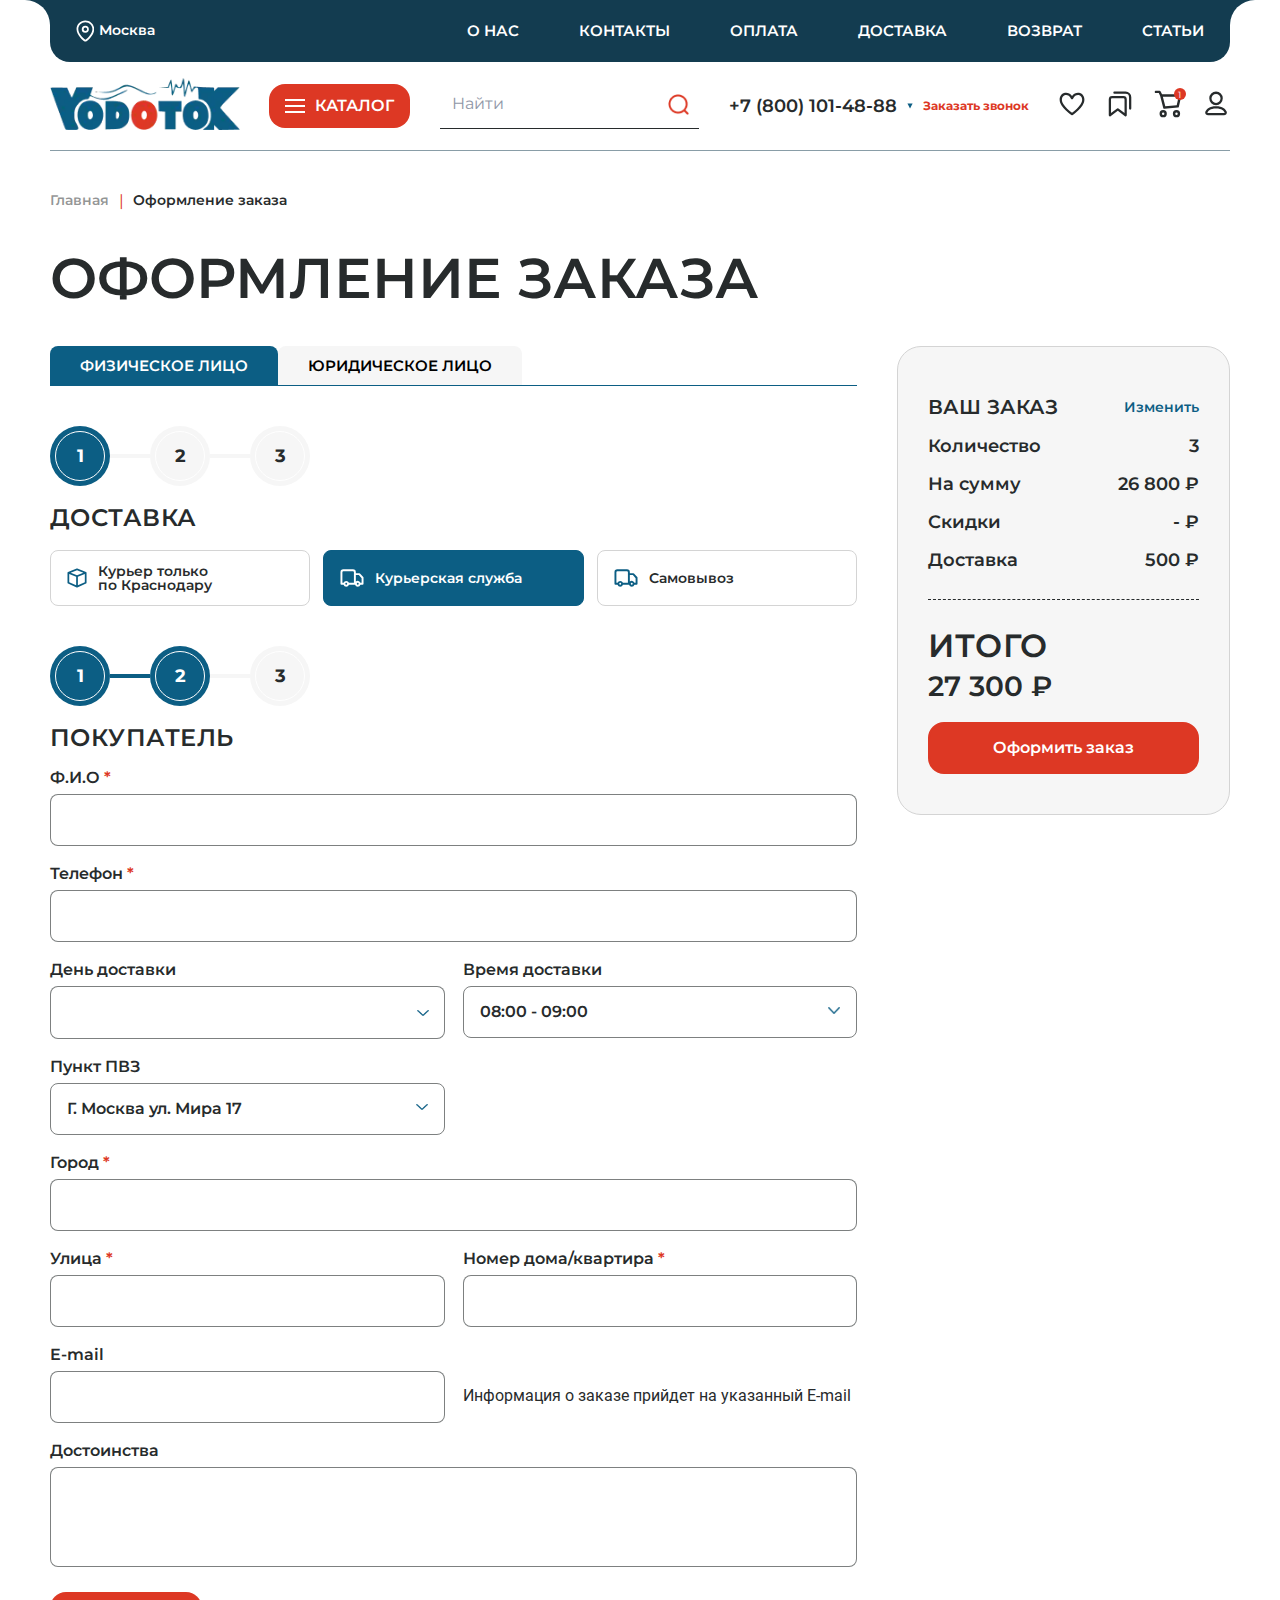
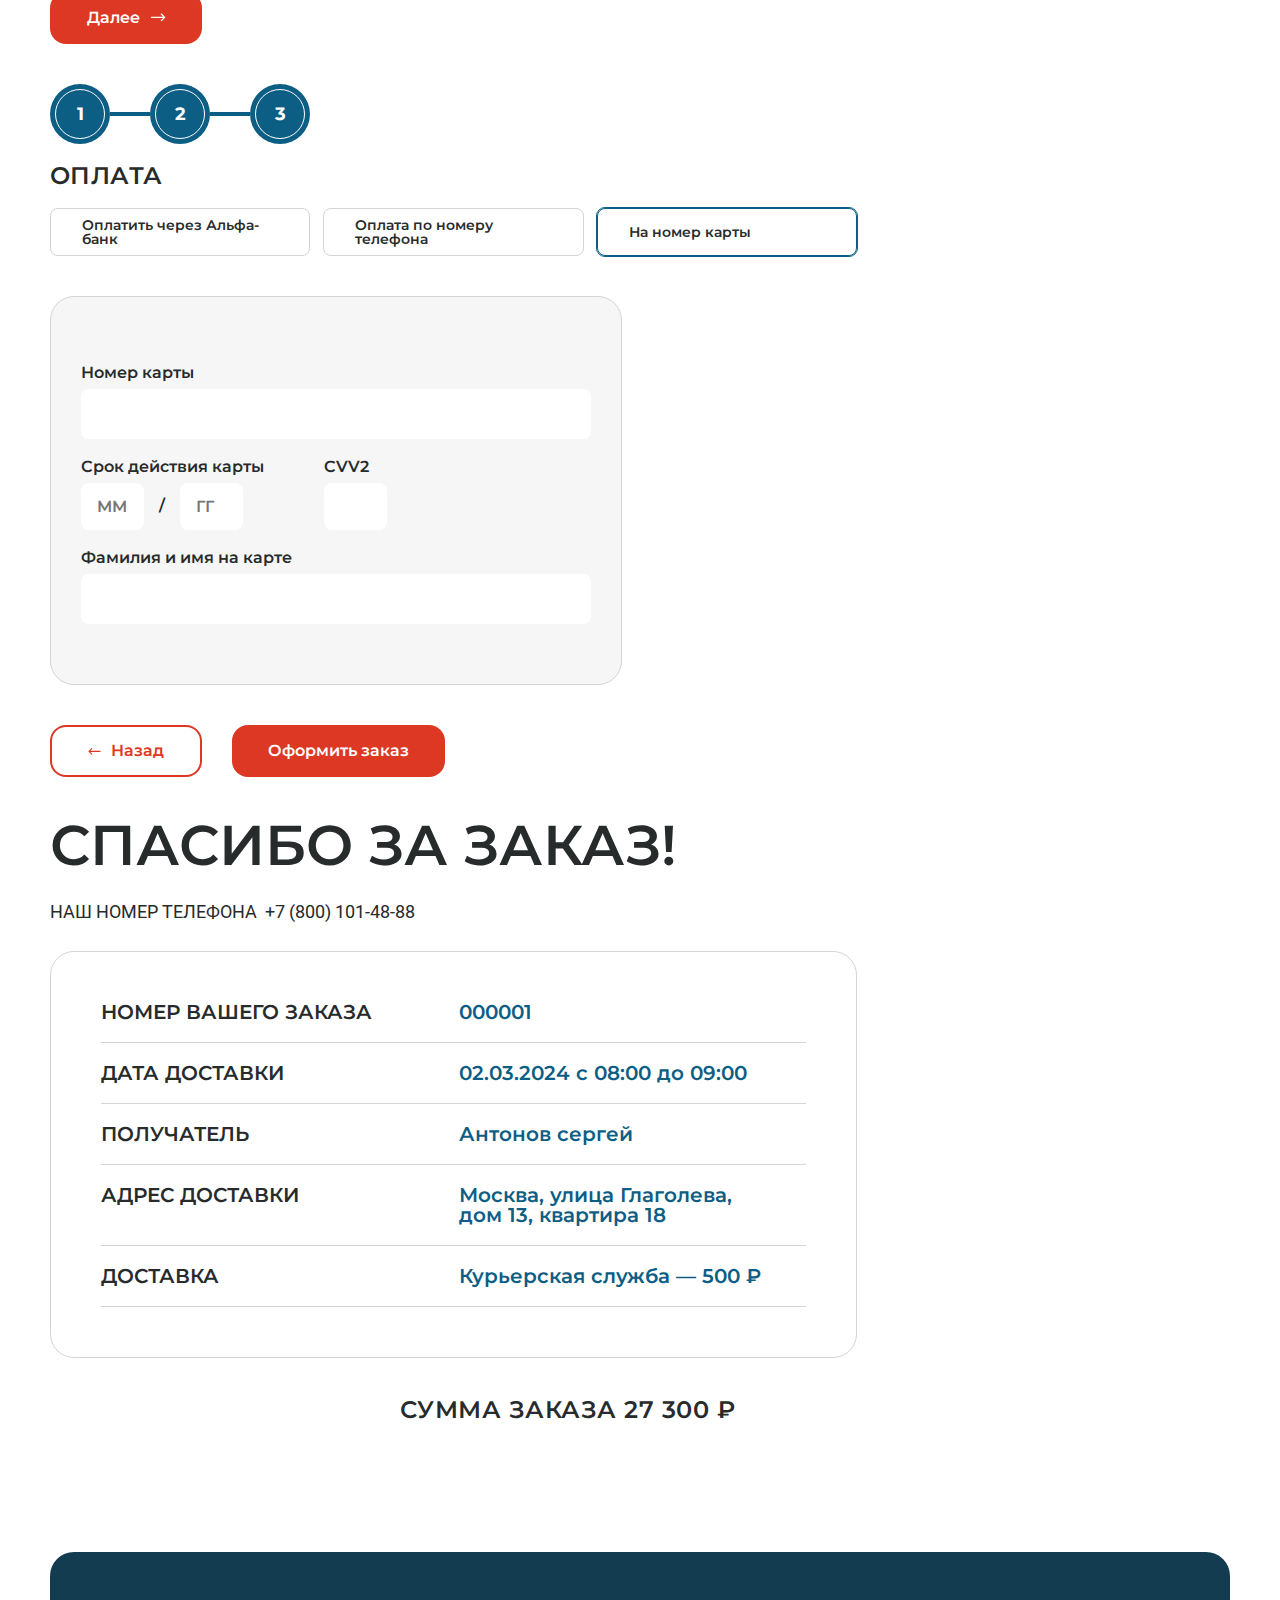
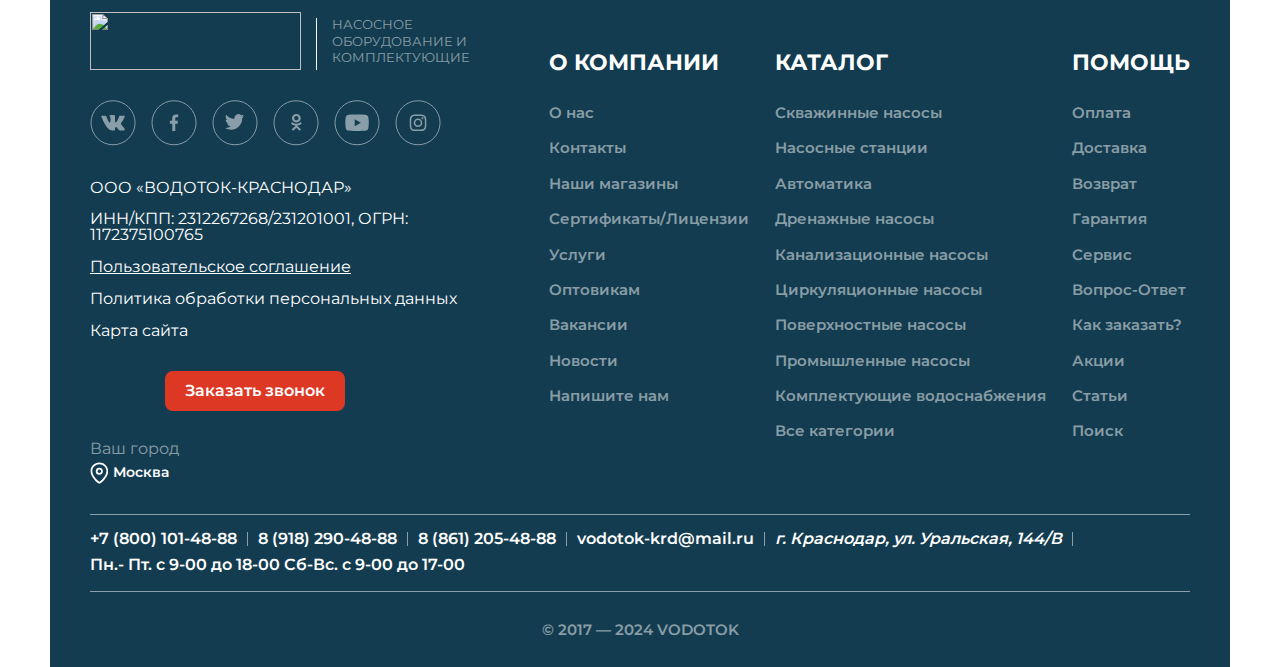
<file: order.html>
<!DOCTYPE html><html lang="ru" class="page"><head><meta charset="UTF-8"><meta name="viewport" content="width=device-width,initial-scale=1"><meta http-equiv="X-UA-Compatible" content="ie=edge"><meta name="theme-color" content="#111111"><title>Site</title><link rel="stylesheet" href="css/vendor.css"><link rel="stylesheet" href="css/main.css"><script defer="defer" src="https://code.jquery.com/jquery-3.7.1.min.js" integrity="sha256-/JqT3SQfawRcv/BIHPThkBvs0OEvtFFmqPF/lYI/Cxo=" crossorigin="anonymous"></script><script defer="defer" src="js/main.js"></script></head><body id="page" class="page__body"><div class="site-container"><header class="header"><div class="header__top header-top"><div class="container header-top__container"><div class="header-top__content"><div class="header-top__left"></div><div class="header-top__right"></div><div class="address-wrap"><div class="header-top__address address"><svg class="address__svg"><use xlink:href="img/sprite.svg#mark"></use></svg><div class="address__text">Москва</div></div><div class="address-wrap__popup address-popup"><button class="address-popup__close btn-reset"><picture><source srcset="img/close.webp" type="image/webp"><img src="img/close.avif" alt=""></picture></button><div class="address-popup__subtitle">Сменить город на&nbsp;г. Краснодар?</div><div class="address-popup__btns"><button class="address-popup__btn btn-reset" data-path="city" data-animation="fadeInUp" data-speed="300">Сменить</button> <button class="address-popup__btn btn-reset">Пропустить</button></div></div></div><nav class="header-top__nav nav"><ul class="nav__list list-reset"><li class="nav__item"><a href="#" class="nav__link">О&nbsp;нас</a></li><li class="nav__item"><a href="#" class="nav__link">Контакты</a></li><li class="nav__item"><a href="#" class="nav__link">Оплата</a></li><li class="nav__item"><a href="#" class="nav__link">Доставка</a></li><li class="nav__item"><a href="#" class="nav__link">Возврат</a></li><li class="nav__item"><a href="#" class="nav__link">Статьи</a></li></ul></nav></div></div></div><div class="header__bottom header-bottom"><div class="container header-bottom__container"><div class="header-bottom__content"><a href="#" class="header-bottom__logo"><picture><source srcset="img/logo.webp" type="image/webp"><img src="img/logo.avif" alt=""></picture></a><div class="header-bottom__catalog catalog catalog--desktop"><button class="burger burger--catalog btn-reset"><span class="burger__line"></span></button> <span>Каталог</span></div><form action="#" class="header-bottom__form header-form"><label class="header-form__label"><input type="text" placeholder="Найти" class="header-form__input" data-path="search" data-animation="fadeInUp" data-speed="300"></label> <button type="button" class="header-form__btn btn-reset"></button></form><div class="header-bottom__tel tel"><div class="tel__link-wrap"><a class="tel__link"><span class="tel__text">+7 (800) 101-48-88</span><div class="tel__arrow"><svg><use xlink:href="img/sprite.svg#arrow"></use></svg></div></a><div class="tel__popup tel-popup"><a href="tel:+78001014888" class="tel-popup__link">+7 (800) 101-48-88</a> <a href="tel:+78001014888" class="tel-popup__link">+7 (800) 101-48-88</a> <a href="tel:+78001014888" class="tel-popup__link">+7 (800) 101-48-88</a></div></div><button class="tel__btn btn-reset" data-path="order" data-animation="fadeInUp" data-speed="300">Заказать звонок</button></div><div class="header-bottom__links header-links"><div class="header-links__link"><div class="icon header-links__svg"><svg><use xlink:href="img/sprite.svg#tel"></use></svg></div><div class="header-links__popup tel-popup"><a href="tel:78001014888" class="tel-popup__link">+7 (800) 101-48-88</a> <a href="tel:78001014888" class="tel-popup__link">+7 (800) 101-48-88</a> <a href="tel:78001014888" class="tel-popup__link">+7 (800) 101-48-88</a></div></div><div class="header-links__link"><div class="icon header-links__svg"><svg><use xlink:href="img/sprite.svg#heart"></use></svg></div></div><div class="header-links__link"><div class="icon header-links__svg"><svg><use xlink:href="img/sprite.svg#bookmark"></use></svg></div></div><div class="header-links__link header-links__link--basket"><div class="icon header-links__svg"><svg><use xlink:href="img/sprite.svg#cart"></use></svg></div><span class="header-links__counter">1</span></div><div class="header-links__link"><div class="icon icon--account header-links__svg"><svg><use xlink:href="img/sprite.svg#user"></use></svg></div></div></div><div class="header-bottom__burger-wrapper burger-wrapper"><button class="burger burger--mobile btn-reset" title=""><span class="burger__line"></span></button></div></div></div></div><div class="header__catalog header-catalog"><div class="container header-catalog__container"><menu class="header-catalog__menu menu list-reset"><li class="menu__item"><a href="#" class="menu__link"><div class="menu__img"><picture><source data-srcset="img/catalog-1.webp" type="image/webp"><img class="lazy" data-src="img/catalog-1.avif" alt=""></picture></div><div class="menu__descr">Скважинные насосы</div></a></li><li class="menu__item"><a href="#" class="menu__link"><div class="menu__img"><picture><source data-srcset="img/catalog-9.webp" type="image/webp"><img class="lazy" data-src="img/catalog-9.avif" alt=""></picture></div><div class="menu__descr">Поверхностные насосы</div></a></li><li class="menu__item"><a href="#" class="menu__link"><div class="menu__img"><picture><source data-srcset="img/catalog-17.webp" type="image/webp"><img class="lazy" data-src="img/catalog-17.avif" alt=""></picture></div><div class="menu__descr">Циркуляционные насосы</div></a></li><li class="menu__item"><a href="#" class="menu__link"><div class="menu__img"><picture><source data-srcset="img/catalog-2.webp" type="image/webp"><img class="lazy" data-src="img/catalog-2.avif" alt=""></picture></div><div class="menu__descr">Дренажные насосы</div></a></li><li class="menu__item"><a href="#" class="menu__link"><div class="menu__img"><picture><source data-srcset="img/catalog-10.webp" type="image/webp"><img class="lazy" data-src="img/catalog-10.avif" alt=""></picture></div><div class="menu__descr">Фекальные насосы</div></a></li><li class="menu__item"><a href="#" class="menu__link"><div class="menu__img"><picture><source data-srcset="img/catalog-18.webp" type="image/webp"><img class="lazy" data-src="img/catalog-18.avif" alt=""></picture></div><div class="menu__descr">Насосы для повышения давления</div></a></li><li class="menu__item"><a href="#" class="menu__link"><div class="menu__img"><picture><source data-srcset="img/catalog-3.webp" type="image/webp"><img class="lazy" data-src="img/catalog-3.avif" alt=""></picture></div><div class="menu__descr">Водяные насосы</div></a></li><li class="menu__item"><a href="#" class="menu__link"><div class="menu__img"><picture><source data-srcset="img/catalog-11.webp" type="image/webp"><img class="lazy" data-src="img/catalog-11.avif" alt=""></picture></div><div class="menu__descr">Насосы трюмные</div></a></li><li class="menu__item"><a href="#" class="menu__link"><div class="menu__img"><picture><source data-srcset="img/catalog-19.webp" type="image/webp"><img class="lazy" data-src="img/catalog-19.avif" alt=""></picture></div><div class="menu__descr">Насосные станции</div></a></li><li class="menu__item"><a href="#" class="menu__link"><div class="menu__img"><picture><source data-srcset="img/catalog-4.webp" type="image/webp"><img class="lazy" data-src="img/catalog-4.avif" alt=""></picture></div><div class="menu__descr">Насосы для дизельного топлива</div></a></li><li class="menu__item"><a href="#" class="menu__link"><div class="menu__img"><picture><source data-srcset="img/catalog-12.webp" type="image/webp"><img class="lazy" data-src="img/catalog-12.avif" alt=""></picture></div><div class="menu__descr">Насосы для перекачивания химических жидкостей</div></a></li><li class="menu__item"><a href="#" class="menu__link"><div class="menu__img"><picture><source data-srcset="img/catalog-20.webp" type="image/webp"><img class="lazy" data-src="img/catalog-20.avif" alt=""></picture></div><div class="menu__descr">Оголовок для скважины</div></a></li><li class="menu__item"><a href="#" class="menu__link"><div class="menu__img"><picture><source data-srcset="img/catalog-5.webp" type="image/webp"><img class="lazy" data-src="img/catalog-5.avif" alt=""></picture></div><div class="menu__descr">Водоток ()</div></a></li><li class="menu__item"><a href="#" class="menu__link"><div class="menu__img"><picture><source data-srcset="img/catalog-13.webp" type="image/webp"><img class="lazy" data-src="img/catalog-13.avif" alt=""></picture></div><div class="menu__descr">Колодезные насосы</div></a></li><li class="menu__item"><a href="#" class="menu__link"><div class="menu__img"><picture><source data-srcset="img/catalog-21.webp" type="image/webp"><img class="lazy" data-src="img/catalog-21.avif" alt=""></picture></div><div class="menu__descr">Фонтанные насосы</div></a></li><li class="menu__item"><a href="#" class="menu__link"><div class="menu__img"><picture><source data-srcset="img/catalog-6.webp" type="image/webp"><img class="lazy" data-src="img/catalog-6.avif" alt=""></picture></div><div class="menu__descr">Винтовые скважинные насосы</div></a></li><li class="menu__item"><a href="#" class="menu__link"><div class="menu__img"><picture><source data-srcset="img/catalog-14.webp" type="image/webp"><img class="lazy" data-src="img/catalog-14.avif" alt=""></picture></div><div class="menu__descr">Насосы для перекачки невзрывоопасных газов</div></a></li><li class="menu__item"><a href="#" class="menu__link"><div class="menu__img"><picture><source data-srcset="img/catalog-22.webp" type="image/webp"><img class="lazy" data-src="img/catalog-22.avif" alt=""></picture></div><div class="menu__descr">Канализационные насосы</div></a></li><li class="menu__item"><a href="#" class="menu__link"><div class="menu__img"><picture><source data-srcset="img/catalog-7.webp" type="image/webp"><img class="lazy" data-src="img/catalog-7.avif" alt=""></picture></div><div class="menu__descr">Насосы для дизельного топлива 220В</div></a></li><li class="menu__item"><a href="#" class="menu__link"><div class="menu__img"><picture><source data-srcset="img/catalog-15.webp" type="image/webp"><img class="lazy" data-src="img/catalog-15.avif" alt=""></picture></div><div class="menu__descr">Насосы для фонтана</div></a></li><li class="menu__item"><a href="#" class="menu__link"><div class="menu__img"><picture><source data-srcset="img/catalog-23.webp" type="image/webp"><img class="lazy" data-src="img/catalog-23.avif" alt=""></picture></div><div class="menu__descr">Насос циркуляционный XRS 25/4-180</div></a></li><li class="menu__item"><a href="#" class="menu__link"><div class="menu__img"><picture><source data-srcset="img/catalog-8.webp" type="image/webp"><img class="lazy" data-src="img/catalog-8.avif" alt=""></picture></div><div class="menu__descr">Стабилизаторы напряжения</div></a></li><li class="menu__item"><a href="#" class="menu__link"><div class="menu__img"><picture><source data-srcset="img/catalog-16.webp" type="image/webp"><img class="lazy" data-src="img/catalog-16.avif" alt=""></picture></div><div class="menu__descr">Поплавковые выключатели</div></a></li><li class="menu__item"><a href="#" class="menu__link"><div class="menu__img"><picture><source data-srcset="img/catalog-24.webp" type="image/webp"><img class="lazy" data-src="img/catalog-24.avif" alt=""></picture></div><div class="menu__descr">Аксессуары для насосов</div></a></li></menu></div></div><div class="header__mobile header-mobile"><div class="container header-mobile__container"><div class="header-mobile__content"><div class="header-mobile__top"><a href="#" data-path="city" data-animation="fadeInUp" data-speed="300" class="header-mobile__address address"><svg class="address__svg"><use xlink:href="img/sprite.svg#mark"></use></svg><div class="address__text">Москва</div></a><div class="header-links"><a href="#" class="header-links__link"><div class="icon header-links__svg"><svg><use xlink:href="img/sprite.svg#bookmark"></use></svg></div></a><a href="#" class="header-links__link"><div class="icon header-links__svg"><svg><use xlink:href="img/sprite.svg#user"></use></svg></div></a></div></div><form action="#" class="header-mobile__form header-form"><label class="header-form__label"><input type="text" placeholder="Найти" class="header-form__input"></label> <button class="header-form__btn btn-reset"></button></form><div class="header-mobile__tel tel"><a href="tel:78001014888" class="tel__link"><span class="tel__text">+7 (800) 101-48-88</span><div class="tel__arrow"><svg><use xlink:href="img/sprite.svg#arrow"></use></svg></div></a><button class="tel__btn btn-reset" data-path="order" data-animation="fadeInUp" data-speed="300">Заказать звонок</button></div><div class="header-mobile__catalog catalog catalog--mobile"><button class="burger burger-catalog burger-catalog--mobile btn-reset"><span class="burger__line"></span></button> <span>Каталог</span></div><div class="header-mobile__menu menu"><div class="menu__item"><a href="#" class="menu__link"><div class="menu__img"><picture><source data-srcset="img/catalog-1.webp" type="image/webp"><img class="lazy" data-src="img/catalog-1.avif" alt=""></picture></div><div class="menu__descr">Скважинные насосы</div></a></div><div class="menu__item"><a href="#" class="menu__link"><div class="menu__img"><picture><source data-srcset="img/catalog-9.webp" type="image/webp"><img class="lazy" data-src="img/catalog-9.avif" alt=""></picture></div><div class="menu__descr">Поверхностные насосы</div></a></div><div class="menu__item"><a href="#" class="menu__link"><div class="menu__img"><picture><source data-srcset="img/catalog-17.webp" type="image/webp"><img class="lazy" data-src="img/catalog-17.avif" alt=""></picture></div><div class="menu__descr">Циркуляционные насосы</div></a></div><div class="menu__item"><a href="#" class="menu__link"><div class="menu__img"><picture><source data-srcset="img/catalog-2.webp" type="image/webp"><img class="lazy" data-src="img/catalog-2.avif" alt=""></picture></div><div class="menu__descr">Дренажные насосы</div></a></div><div class="menu__item"><a href="#" class="menu__link"><div class="menu__img"><picture><source data-srcset="img/catalog-10.webp" type="image/webp"><img class="lazy" data-src="img/catalog-10.avif" alt=""></picture></div><div class="menu__descr">Фекальные насосы</div></a></div><div class="menu__item"><a href="#" class="menu__link"><div class="menu__img"><picture><source data-srcset="img/catalog-18.webp" type="image/webp"><img class="lazy" data-src="img/catalog-18.avif" alt=""></picture></div><div class="menu__descr">Насосы для повышения давления</div></a></div><div class="menu__item"><a href="#" class="menu__link"><div class="menu__img"><picture><source data-srcset="img/catalog-3.webp" type="image/webp"><img class="lazy" data-src="img/catalog-3.avif" alt=""></picture></div><div class="menu__descr">Водяные насосы</div></a></div><div class="menu__item"><a href="#" class="menu__link"><div class="menu__img"><picture><source data-srcset="img/catalog-11.webp" type="image/webp"><img class="lazy" data-src="img/catalog-11.avif" alt=""></picture></div><div class="menu__descr">Насосы трюмные</div></a></div><div class="menu__item"><a href="#" class="menu__link"><div class="menu__img"><picture><source data-srcset="img/catalog-19.webp" type="image/webp"><img class="lazy" data-src="img/catalog-19.avif" alt=""></picture></div><div class="menu__descr">Насосные станции</div></a></div><div class="menu__item"><a href="#" class="menu__link"><div class="menu__img"><picture><source data-srcset="img/catalog-4.webp" type="image/webp"><img class="lazy" data-src="img/catalog-4.avif" alt=""></picture></div><div class="menu__descr">Насосы для дизельного топлива</div></a></div><div class="menu__item"><a href="#" class="menu__link"><div class="menu__img"><picture><source data-srcset="img/catalog-12.webp" type="image/webp"><img class="lazy" data-src="img/catalog-12.avif" alt=""></picture></div><div class="menu__descr">Насосы для перекачивания химических жидкостей</div></a></div><div class="menu__item"><a href="#" class="menu__link"><div class="menu__img"><picture><source data-srcset="img/catalog-20.webp" type="image/webp"><img class="lazy" data-src="img/catalog-20.avif" alt=""></picture></div><div class="menu__descr">Оголовок для скважины</div></a></div><div class="menu__item"><a href="#" class="menu__link"><div class="menu__img"><picture><source data-srcset="img/catalog-5.webp" type="image/webp"><img class="lazy" data-src="img/catalog-5.avif" alt=""></picture></div><div class="menu__descr">Водоток ()</div></a></div><div class="menu__item"><a href="#" class="menu__link"><div class="menu__img"><picture><source data-srcset="img/catalog-13.webp" type="image/webp"><img class="lazy" data-src="img/catalog-13.avif" alt=""></picture></div><div class="menu__descr">Колодезные насосы</div></a></div><div class="menu__item"><a href="#" class="menu__link"><div class="menu__img"><picture><source data-srcset="img/catalog-21.webp" type="image/webp"><img class="lazy" data-src="img/catalog-21.avif" alt=""></picture></div><div class="menu__descr">Фонтанные насосы</div></a></div><div class="menu__item"><a href="#" class="menu__link"><div class="menu__img"><picture><source data-srcset="img/catalog-6.webp" type="image/webp"><img class="lazy" data-src="img/catalog-6.avif" alt=""></picture></div><div class="menu__descr">Винтовые скважинные насосы</div></a></div><div class="menu__item"><a href="#" class="menu__link"><div class="menu__img"><picture><source data-srcset="img/catalog-14.webp" type="image/webp"><img class="lazy" data-src="img/catalog-14.avif" alt=""></picture></div><div class="menu__descr">Насосы для перекачки невзрывоопасных газов</div></a></div><div class="menu__item"><a href="#" class="menu__link"><div class="menu__img"><picture><source data-srcset="img/catalog-22.webp" type="image/webp"><img class="lazy" data-src="img/catalog-22.avif" alt=""></picture></div><div class="menu__descr">Канализационные насосы</div></a></div><div class="menu__item"><a href="#" class="menu__link"><div class="menu__img"><picture><source data-srcset="img/catalog-7.webp" type="image/webp"><img class="lazy" data-src="img/catalog-7.avif" alt=""></picture></div><div class="menu__descr">Насосы для дизельного топлива 220В</div></a></div><div class="menu__item"><a href="#" class="menu__link"><div class="menu__img"><picture><source data-srcset="img/catalog-15.webp" type="image/webp"><img class="lazy" data-src="img/catalog-15.avif" alt=""></picture></div><div class="menu__descr">Насосы для фонтана</div></a></div><div class="menu__item"><a href="#" class="menu__link"><div class="menu__img"><picture><source data-srcset="img/catalog-23.webp" type="image/webp"><img class="lazy" data-src="img/catalog-23.avif" alt=""></picture></div><div class="menu__descr">Насос циркуляционный XRS 25/4-180</div></a></div><div class="menu__item"><a href="#" class="menu__link"><div class="menu__img"><picture><source data-srcset="img/catalog-8.webp" type="image/webp"><img class="lazy" data-src="img/catalog-8.avif" alt=""></picture></div><div class="menu__descr">Стабилизаторы напряжения</div></a></div><div class="menu__item"><a href="#" class="menu__link"><div class="menu__img"><picture><source data-srcset="img/catalog-16.webp" type="image/webp"><img class="lazy" data-src="img/catalog-16.avif" alt=""></picture></div><div class="menu__descr">Поплавковые выключатели</div></a></div><div class="menu__item"><a href="#" class="menu__link"><div class="menu__img"><picture><source data-srcset="img/catalog-24.webp" type="image/webp"><img class="lazy" data-src="img/catalog-24.avif" alt=""></picture></div><div class="menu__descr">Аксессуары для насосов</div></a></div></div><nav class="header-mobile__nav nav"><ul class="nav__list list-reset"><li class="nav__item"><a href="#" class="nav__link">О&nbsp;нас</a></li><li class="nav__item"><a href="#" class="nav__link">Контакты</a></li><li class="nav__item"><a href="#" class="nav__link">Оплата</a></li><li class="nav__item"><a href="#" class="nav__link">Доставка</a></li><li class="nav__item"><a href="#" class="nav__link">Возврат</a></li><li class="nav__item"><a href="#" class="nav__link">Статьи</a></li></ul></nav></div></div></div></header><div class="modal-basket"><div class="modal-basket__container"><div class="modal-basket__close modal-close"><picture><source data-srcset="img/close.webp" type="image/webp"><img class="lazy" data-src="img/close.avif" alt=""></picture></div><div class="modal-basket__content"><div class="modal-basket__title">Корзина</div><div class="modal-basket__blocks"><div class="modal-basket__block"><div class="modal-basket__wrap"><div class="modal-basket__img"><picture><source data-srcset="img/card-1.webp" type="image/webp"><img class="lazy" data-src="img/card-1.avif" alt=""></picture></div><div class="modal-basket__center"><a href="#" class="title modal-basket__link">Насос самовсасывающий Vodotok JGP90022</a><div class="modal-basket__counter"><div class="modal-basket__price">10&nbsp;500&nbsp;₽</div><div class="modal-basket__basket basket"><button class="basket__minus btn-reset"><svg class="basket__svg"><use xlink:href="img/sprite.svg#minus"></use></svg></button><div class="basket__count">2</div><button class="basket__plus btn-reset"><svg class="basket__svg"><use xlink:href="img/sprite.svg#plus"></use></svg></button></div><div class="modal-basket__price">21&nbsp;000&nbsp;₽</div></div></div></div><a href="#" class="title modal-basket__hidden-link">Насос самовсасывающий Vodotok JGP90022</a><div class="modal-basket__icons"><a href="#" class="modal-basket__icon"><svg><use xlink:href="img/sprite.svg#heart"></use></svg> </a><a href="#" class="modal-basket__icon"><svg><use xlink:href="img/sprite.svg#bin"></use></svg></a></div></div><div class="modal-basket__block"><div class="modal-basket__wrap"><div class="modal-basket__img"><picture><source data-srcset="img/card-2.webp" type="image/webp"><img class="lazy" data-src="img/card-2.avif" alt=""></picture></div><div class="modal-basket__center"><a href="#" class="title modal-basket__link">Vodotok НСП-800</a><div class="modal-basket__counter"><div class="modal-basket__price">5&nbsp;800&nbsp;₽</div><div class="modal-basket__basket basket"><button class="basket__minus btn-reset"><svg class="basket__svg"><use xlink:href="img/sprite.svg#minus"></use></svg></button><div class="basket__count">1</div><button class="basket__plus btn-reset"><svg class="basket__svg"><use xlink:href="img/sprite.svg#plus"></use></svg></button></div><div class="modal-basket__price">5&nbsp;800&nbsp;₽</div></div></div></div><a href="#" class="title modal-basket__hidden-link">Vodotok НСП-800</a><div class="modal-basket__icons"><a href="#" class="modal-basket__icon"><svg><use xlink:href="img/sprite.svg#heart"></use></svg> </a><a href="#" class="modal-basket__icon"><svg><use xlink:href="img/sprite.svg#bin"></use></svg></a></div></div></div><div class="modal-basket__bottom basket-bottom"><div class="basket-bottom__descr"><span>Итого</span><div><span>3&nbsp;</span>товара</div><div>на&nbsp;26&nbsp;800&nbsp;₽</div></div><div class="basket-bottom__btns"><button class="basket-bottom__btn btn-primary btn-reset">Перейти в корзину</button> <button class="basket-bottom__btn btn-reset btn-primary">Быстрый заказ</button></div></div></div></div></div><main class="main"><section class="order"><div class="container"><ul class="order__breadcrumbs breadcrumbs list-reset"><li class="breadcrumbs__item"><a href="index.html" class="breadcrumbs__link">Главная</a></li><li class="breadcrumbs__item"><a class="breadcrumbs__link">Оформление заказа</a></li></ul><h1 class="title order__title">Оформление заказа</h1><div class="order__block"><div class="order__content"><div class="order__btns"><button class="order__btn order__btn--active btn-reset" data-btn="individual">Физическое лицо</button> <button class="order__btn btn-reset" data-btn="entity">Юридическое лицо</button></div><div class="order__steps"><div class="order__step step step--active"><div class="step__inner">1</div></div><div class="order__step step"><div class="step__inner">2</div></div><div class="order__step step"><div class="step__inner">3</div></div></div><h3 class="title order__subtitle">Доставка</h3><div class="order__methods"><div class="order__method" data-delivery="krasnodar"><svg class="order__icon"><use xlink:href="img/sprite.svg#delivery-1"></use></svg><div class="order__method-descr">Курьер только по&nbsp;Краснодару</div></div><div class="order__method order__method--active" data-delivery="service"><svg class="order__icon"><use xlink:href="img/sprite.svg#delivery-2"></use></svg><div class="order__method-descr">Курьерская служба</div></div><div class="order__method" data-delivery="pickup"><svg class="order__icon"><use xlink:href="img/sprite.svg#delivery-2"></use></svg><div class="order__method-descr">Самовывоз</div></div></div><div class="order__steps"><div class="order__step step step--active"><div class="step__inner">1</div></div><div class="order__step step step--active"><div class="step__inner">2</div></div><div class="order__step step"><div class="step__inner">3</div></div></div><h3 class="title order__subtitle">Покупатель</h3><form action="#" class="order__form order-form"><div class="order-form__input-wrap"><div class="order-form__input-descr">Ф.И.О <span>*</span></div><input type="text" class="order-form__input input"></div><div class="order-form__input-wrap"><div class="order-form__input-descr">Телефон <span>*</span></div><input type="tel" class="order-form__input input"></div><div class="order-form__input-block"><div class="order-form__input-wrap"><div class="order-form__input-descr">День доставки</div><label class="order-form__calendar"><input id="calendar" type="text" class="order-form__input input datepicker-here"></label></div><div class="order-form__input-wrap"><div class="order-form__input-descr">Время доставки</div><div class="order-form__custom-select custom-select"><div class="custom-select__top"><a href="#" class="custom-select__link" title="">08:00 - 09:00</a></div><div class="custom-select__dropdown"><ul class="custom-select__list list-reset"><li class="custom-select__item"><a href="#" class="custom-select__link" title="">08:00 - 09:00</a></li><li class="custom-select__item"><a href="#" class="custom-select__link" title="">09:00 - 10:00</a></li><li class="custom-select__item"><a href="#" class="custom-select__link" title="">10:00 - 11:00</a></li><li class="custom-select__item"><a href="#" class="custom-select__link" title="">11:00 - 12:00</a></li><li class="custom-select__item"><a href="#" class="custom-select__link" title="">12:00 - 13:00</a></li><li class="custom-select__item"><a href="#" class="custom-select__link" title="">13:00 - 14:00</a></li></ul></div></div></div></div><div class="order-form__input-block order-form__input-block--law order-form__input-block--hidden"><div class="order-form__input-wrap"><div class="order-form__input-descr">Юридический адрес <span>*</span></div><input type="text" class="order-form__input input"></div><div class="order-form__input-wrap"><div class="order-form__input-descr">Компания <span>*</span></div><input type="text" class="order-form__input input"></div></div><div class="order-form__input-block order-form__input-block--law order-form__input-block--hidden"><div class="order-form__input-wrap"><div class="order-form__input-descr">ИНН <span>*</span></div><input type="text" class="order-form__input input"></div><div class="order-form__input-wrap"><div class="order-form__input-descr">КПП</div><input type="text" class="order-form__input input"></div></div><div class="order-form__input-block order-form__input-block--point"><div class="order-form__input-wrap"><div class="order-form__input-descr">Пункт ПВЗ</div><div class="order-form__custom-select custom-select"><div class="custom-select__top"><a href="#" class="custom-select__link" title="">Г.&nbsp;Москва ул. Мира&nbsp;17</a></div><div class="custom-select__dropdown"><ul class="custom-select__list list-reset"><li class="custom-select__item"><a href="#" class="custom-select__link" title="">Г.&nbsp;Москва ул. Мира&nbsp;17</a></li><li class="custom-select__item"><a href="#" class="custom-select__link" title="">Г.&nbsp;Москва ул. Мира&nbsp;11</a></li><li class="custom-select__item"><a href="#" class="custom-select__link" title="">Г.&nbsp;Москва ул. Мира&nbsp;25</a></li><li class="custom-select__item"><a href="#" class="custom-select__link" title="">Г.&nbsp;Москва ул. Мира&nbsp;21</a></li></ul></div></div></div></div><div class="order-form__input-wrap order-form__input-wrap--city"><div class="order-form__input-descr">Город <span>*</span></div><input type="text" class="order-form__input input"></div><div class="order-form__input-block"><div class="order-form__input-wrap"><div class="order-form__input-descr">Улица <span>*</span></div><input type="text" class="order-form__input input"></div><div class="order-form__input-wrap"><div class="order-form__input-descr">Номер дома/квартира <span>*</span></div><input type="text" class="order-form__input input"></div></div><div class="order-form__input-block"><div class="order-form__input-wrap"><div class="order-form__input-descr">E-mail</div><input type="email" class="order-form__input input"></div><p class="order-form__descr">Информация о&nbsp;заказе прийдет на&nbsp;указанный E-mail</p></div><div class="order-form__input-wrap"><div class="order-form__input-descr">Достоинства</div><textarea name="worth" class="order-form__textarea"></textarea></div><a href="#" class="order-form__link btn-primary"><div class="order-form__link-descr">Далее</div><svg class="order-form__icon"><use xlink:href="img/sprite.svg#arrow-right"></use></svg></a></form><div class="order__steps"><div class="order__step step step--active"><div class="step__inner">1</div></div><div class="order__step step step--active"><div class="step__inner">2</div></div><div class="order__step step step--active"><div class="step__inner">3</div></div></div><h3 class="title order__subtitle">Оплата</h3><ul class="order__pay-list list-reset"><li class="order__pay-item"><div class="order__pay-icon"><picture><source data-srcset="img/alfa.webp" type="image/webp"><img class="lazy" data-src="img/alfa.avif" alt=""></picture></div><div class="order__pay-descr">Оплатить через Альфа-банк</div></li><li class="order__pay-item"><div class="order__pay-icon"><picture><source data-srcset="img/number.webp" type="image/webp"><img class="lazy" data-src="img/number.avif" alt=""></picture></div><div class="order__pay-descr">Оплата по&nbsp;номеру телефона</div></li><li class="order__pay-item order__pay-item--active"><div class="order__pay-icon"><picture><source data-srcset="img/visa-card.webp" type="image/webp"><img class="lazy" data-src="img/visa-card.avif" alt=""></picture></div><div class="order__pay-descr">На&nbsp;номер карты</div></li><li class="order__pay-item order__pay-item--cash order__pay-item--hidden"><div class="order__pay-icon"><picture><source data-srcset="img/cash.webp" type="image/webp"><img class="lazy" data-src="img/cash.avif" alt=""></picture></div><div class="order__pay-descr">Оплата наличными курьеру</div></li><li class="order__pay-item order__pay-item--bill order__pay-item--hidden"><div class="order__pay-icon"><picture><source data-srcset="img/bill.webp" type="image/webp"><img class="lazy" data-src="img/bill.avif" alt=""></picture></div><div class="order__pay-descr">Выставить счет</div></li></ul><div class="order__card card"><div class="card__logo"><picture><source data-srcset="img/card.webp" type="image/webp"><img class="lazy" data-src="img/card.avif" alt=""></picture></div><div class="card__number"><div class="card__descr">Номер карты</div><input type="number" class="card__input"></div><div class="card__data"><div class="card__validity card-validity"><div class="card__descr">Срок действия карты</div><div class="card-validity__info"><input minlength="2" maxlength="2" placeholder="MM" type="number" class="card-validity__input card-validity__months"> <span class="card-validity__slash">/</span> <input minlength="2" maxlength="2" placeholder="ГГ" type="number" class="card-validity__input card-validity__years"></div></div><div class="card__code card-code"><div class="card__descr">CVV2</div><input minlength="3" maxlength="3" type="number" class="card-code__input"></div></div><div class="card__fullname"><div class="card__descr">Фамилия и&nbsp;имя на&nbsp;карте</div><input type="text" class="card__input"></div></div><div class="order__links order-form"><a href="#" class="order-form__link btn-primary"><svg class="order-form__icon"><use xlink:href="img/sprite.svg#arrow-left"></use></svg><div class="order-form__link-descr">Назад</div></a><a href="#" class="order__link btn-primary" data-path="payment" data-animation="fadeInUp" data-speed="300">Оформить заказ</a></div><h2 class="title order__title-2">Спасибо за&nbsp;заказ!</h2><div class="order__tel"><span class="order__tel-span">Наш номер телефона&nbsp;</span> <a href="tel:+78001014888" class="order__tel-link">+7 (800) 101-48-88</a></div><div class="order__receipt order-receipt"><div class="order-receipt__item"><div class="order-receipt__descr">Номер вашего заказа</div><div class="order-receipt__value">000001</div></div><div class="order-receipt__item"><div class="order-receipt__descr">Дата доставки</div><div class="order-receipt__value">02.03.2024&nbsp;с 08:00 до&nbsp;09:00</div></div><div class="order-receipt__item"><div class="order-receipt__descr">Получатель</div><div class="order-receipt__value">Антонов сергей</div></div><div class="order-receipt__item"><div class="order-receipt__descr">Адрес доставки</div><div class="order-receipt__value">Москва, улица Глаголева, дом&nbsp;13, квартира&nbsp;18</div></div><div class="order-receipt__item"><div class="order-receipt__descr">Доставка</div><div class="order-receipt__value">Курьерская служба&nbsp;&mdash; 500&nbsp;₽</div></div></div><div class="order__sum">Сумма заказа 27&nbsp;300&nbsp;₽</div></div><div class="order__total basket-total basket-total--order"><div class="basket-total__info"><div class="basket-total__info-descr">Ваш заказ</div><a href="#" class="basket-total__info-value">Изменить</a></div><ul class="basket-total__list list-reset"><li class="basket-total__item total-item"><div class="total-item__descr">Количество</div><div class="total-item__value total-item__value--count">3</div></li><li class="basket-total__item total-item"><div class="total-item__descr">На&nbsp;сумму</div><div class="total-item__value total-item__value--sum"><span>26&nbsp;800 </span>₽</div></li><li class="basket-total__item total-item"><div class="total-item__descr">Скидки</div><div class="total-item__value">-&nbsp;₽</div></li><li class="basket-total__item total-item"><div class="total-item__descr">Доставка</div><div class="total-item__value total-item__value--delivery"><span>500 </span>₽</div></li></ul><div class="basket-total__descr">Итого</div><div class="basket-total__sum"><span>27&nbsp;300 </span>₽</div><button class="basket-total__btn btn-reset btn-primary">Оформить заказ</button></div></div></div></section></main><footer class="footer"><div class="links"><a class="links__link to-top"><svg><use xlink:href="img/sprite.svg#to-top"></use></svg> </a><a href="#" class="links__link telegram"><svg><use xlink:href="img/sprite.svg#telegram"></use></svg> </a><a href="#" class="links__link whatsapp"><svg><use xlink:href="img/sprite.svg#whatsapp"></use></svg></a></div><div class="container footer__container"><div class="footer__content"><div class="footer__grid"><div class="footer__block footer-left"><div class="footer-left__logo-block"><a href="#" class="footer-left__logo"><picture><source data-srcset="img/logo.webp" type="image/webp"><img class="lazy" data-src="img/logo.avif" alt=""></picture></a><div class="footer-left__logo-line"></div><div class="footer-left__logo-descr">Насосное оборудование и комплектующие</div></div><div class="footer-left__icons"><a href="#" class="footer-left__icon-link"><svg class="footer-left__icon"><use xlink:href="img/sprite.svg#vk"></use></svg> </a><a href="#" class="footer-left__icon-link"><svg class="footer-left__icon"><use xlink:href="img/sprite.svg#facebook"></use></svg> </a><a href="#" class="footer-left__icon-link"><svg class="footer-left__icon"><use xlink:href="img/sprite.svg#twitter"></use></svg> </a><a href="#" class="footer-left__icon-link"><svg class="footer-left__icon"><use xlink:href="img/sprite.svg#classmates"></use></svg> </a><a href="#" class="footer-left__icon-link"><svg class="footer-left__icon"><use xlink:href="img/sprite.svg#youtube"></use></svg> </a><a href="#" class="footer-left__icon-link"><svg class="footer-left__icon"><use xlink:href="img/sprite.svg#insta"></use></svg></a></div><div class="footer__hidden footer-hidden footer-bottom"><a href="tel:+78001014888" class="footer-bottom__link">+7 (800) 101-48-88</a><div class="footer-bottom__line"></div><a href="tel:89182904888" class="footer-bottom__link">8 (918) 290-48-88</a><div class="footer-bottom__line"></div><a href="tel:88612054888" class="footer-bottom__link">8 (861) 205-48-88</a><div class="footer-bottom__line"></div><a href="mailto:vodotok-krd@mail.ru" class="footer-bottom__link">vodotok-krd@mail.ru</a><div class="footer-bottom__line"></div><address class="footer-bottom__address">г. Краснодар, ул. Уральская, 144/В</address><div class="footer-bottom__line"></div><div class="footer-bottom__table">Пн.- Пт.&nbsp;с&nbsp;9-00 до&nbsp;18-00 Сб-Вс.&nbsp;с&nbsp;9-00 до&nbsp;17-00</div></div><div class="footer-left__descr">ООО &laquo;ВОДОТОК-КРАСНОДАР&raquo;</div><div class="footer-left__descr">ИНН/КПП: 2312267268/231201001, ОГРН: 1172375100765</div><div class="footer-left__links"><a href="#" class="footer-left__link">Пользовательское соглашение</a> <a href="#" class="footer-left__link">Политика обработки персональных данных</a> <a href="#" class="footer-left__link">Карта сайта</a></div><div class="footer-left__cards footer-cards"><div class="footer-cards__left"><div class="footer-cards__img"><picture><source data-srcset="img/mastercard.webp" type="image/webp"><img class="lazy" data-src="img/mastercard.avif" alt=""></picture></div><div class="footer-cards__img"><picture><source data-srcset="img/visa.webp" type="image/webp"><img class="lazy" data-src="img/visa.avif" alt=""></picture></div><div class="footer-cards__img"><picture><source data-srcset="img/sber.webp" type="image/webp"><img class="lazy" data-src="img/sber.avif" alt=""></picture></div><div class="footer-cards__img"><picture><source data-srcset="img/alfa.webp" type="image/webp"><img class="lazy" data-src="img/alfa.avif" alt=""></picture></div></div><button class="footer-cards__btn btn-reset btn-primary" data-path="order" data-animation="fadeInUp" data-speed="300">Заказать звонок</button></div><div class="footer__company footer-left__hidden">&copy;&nbsp;2017&nbsp;&mdash; 2024&nbsp;VODOTOK</div><div class="footer-left__address footer-address"><div class="footer-address__descr">Ваш город</div><button class="footer-address__address address btn-reset" data-path="city" data-animation="fadeInUp" data-speed="300"><svg class="address__svg"><use xlink:href="img/sprite.svg#mark"></use></svg><div class="address__text">Москва</div></button></div></div><div class="footer__block"><h3 class="title footer__subtitle">О&nbsp;компании</h3><ul class="footer__menu list-reset"><li class="footer__item"><a href="#" class="footer__link">О&nbsp;нас</a></li><li class="footer__item"><a href="#" class="footer__link">Контакты</a></li><li class="footer__item"><a href="#" class="footer__link">Наши магазины</a></li><li class="footer__item"><a href="#" class="footer__link">Сертификаты/Лицензии</a></li><li class="footer__item"><a href="#" class="footer__link">Услуги</a></li><li class="footer__item"><a href="#" class="footer__link">Оптовикам</a></li><li class="footer__item"><a href="#" class="footer__link">Вакансии</a></li><li class="footer__item"><a href="#" class="footer__link">Новости</a></li><li class="footer__item"><a href="#" class="footer__link">Напишите нам</a></li></ul></div><div class="footer__block"><h3 class="title footer__subtitle">Каталог</h3><ul class="footer__menu list-reset"><li class="footer__item"><a href="#" class="footer__link">Скважинные насосы</a></li><li class="footer__item"><a href="#" class="footer__link">Насосные станции</a></li><li class="footer__item"><a href="#" class="footer__link">Автоматика</a></li><li class="footer__item"><a href="#" class="footer__link">Дренажные насосы</a></li><li class="footer__item"><a href="#" class="footer__link">Канализационные насосы</a></li><li class="footer__item"><a href="#" class="footer__link">Циркуляционные насосы</a></li><li class="footer__item"><a href="#" class="footer__link">Поверхностные насосы</a></li><li class="footer__item"><a href="#" class="footer__link">Промышленные насосы</a></li><li class="footer__item"><a href="#" class="footer__link">Комплектующие водоснабжения</a></li><li class="footer__item"><a href="#" class="footer__link" data-path="catalog" data-animation="fadeInUp" data-speed="300">Все категории</a></li></ul></div><div class="footer__block"><h3 class="title footer__subtitle">Помощь</h3><ul class="footer__menu list-reset"><li class="footer__item"><a href="#" class="footer__link">Оплата</a></li><li class="footer__item"><a href="#" class="footer__link">Доставка</a></li><li class="footer__item"><a href="#" class="footer__link">Возврат</a></li><li class="footer__item"><a href="#" class="footer__link">Гарантия</a></li><li class="footer__item"><a href="#" class="footer__link">Сервис</a></li><li class="footer__item"><a href="#" class="footer__link">Вопрос-Ответ</a></li><li class="footer__item"><a href="#" class="footer__link">Как заказать?</a></li><li class="footer__item"><a href="#" class="footer__link">Акции</a></li><li class="footer__item"><a href="#" class="footer__link">Статьи</a></li><li class="footer__item"><a href="#" class="footer__link">Поиск</a></li></ul></div></div><div class="footer__bottom footer-bottom"><a href="tel:+78001014888" class="footer-bottom__link">+7 (800) 101-48-88</a><div class="footer-bottom__line"></div><a href="tel:89182904888" class="footer-bottom__link">8 (918) 290-48-88</a><div class="footer-bottom__line"></div><a href="tel:88612054888" class="footer-bottom__link">8 (861) 205-48-88</a><div class="footer-bottom__line"></div><a href="mailto:vodotok-krd@mail.ru" class="footer-bottom__link">vodotok-krd@mail.ru</a><div class="footer-bottom__line"></div><address class="footer-bottom__address">г. Краснодар, ул. Уральская, 144/В</address><div class="footer-bottom__line"></div><div class="footer-bottom__table">Пн.- Пт.&nbsp;с&nbsp;9-00 до&nbsp;18-00 Сб-Вс.&nbsp;с&nbsp;9-00 до&nbsp;17-00</div></div><div class="footer__company">&copy;&nbsp;2017&nbsp;&mdash; 2024&nbsp;VODOTOK</div></div></div></footer><div class="modal"><div class="modal__container payment" data-target="payment"><div class="modal__close modal-close"><picture><source data-srcset="img/close.webp" type="image/webp"><img class="lazy" data-src="img/close.avif" alt=""></picture></div><div class="payment__content"><svg class="payment__icon"><use xlink:href="img/sprite.svg#tick"></use></svg><div class="payment__descr">Оплата прошла успешно</div></div></div><div class="modal__container payment" data-target="failed"><div class="modal__close modal-close"><picture><source data-srcset="img/close.webp" type="image/webp"><img class="lazy" data-src="img/close.avif" alt=""></picture></div><div class="payment__content"><svg class="payment__icon"><use xlink:href="img/sprite.svg#failed"></use></svg><div class="payment__descr">Оплата не&nbsp;прошла</div></div></div><div class="modal__container delivery" data-target="delivery"><div class="modal__close modal-close"><picture><source data-srcset="img/close.webp" type="image/webp"><img class="lazy" data-src="img/close.avif" alt=""></picture></div><div class="delivery__content"><h3 class="title delivery__subtitle">Стоимость доставки из Краснодара</h3><form action="#" class="search-form"><label class="search-form__label"><input type="text" placeholder="Ваш город" class="search-form__input input"></label> <button class="search-form__btn btn-reset"></button></form><div class="basket"><div class="basket__left"><button class="basket__minus btn-reset"><svg class="basket__svg"><use xlink:href="img/sprite.svg#minus"></use></svg></button><div class="basket__count">1</div><button class="basket__plus btn-reset"><svg class="basket__svg"><use xlink:href="img/sprite.svg#plus"></use></svg></button></div></div><ul class="delivery__list list-reset"><li class="delivery__item"><svg class="delivery__icon"><use xlink:href="img/sprite.svg#delivery-1"></use></svg><div class="delivery__descr">Доставка курьером Vodotok</div><div class="delivery__price">500&nbsp;₽</div></li><li class="delivery__item"><svg class="delivery__icon"><use xlink:href="img/sprite.svg#delivery-2"></use></svg><div class="delivery__descr">Курьерская служба</div><div class="delivery__price">500&nbsp;₽</div></li><li class="delivery__item"><svg class="delivery__icon"><use xlink:href="img/sprite.svg#delivery-2"></use></svg><div class="delivery__descr">Самовывоз</div><div class="delivery__price">0&nbsp;₽</div></li></ul></div></div><div class="modal__container click" data-target="click"><div class="modal__close modal-close"><picture><source data-srcset="img/close.webp" type="image/webp"><img class="lazy" data-src="img/close.avif" alt=""></picture></div><div class="click__content order-call"><h2 class="title order-call__title">Купить в 1 клик</h2><form action="#" class="order-call__form"><input type="text" placeholder="Ф.И.О" class="order-call__input input"> <input type="tel" placeholder="Телефон" class="order-call__input input"> <input type="email" placeholder="E-Mail" class="order-call__input input"> <textarea placeholder="Комментарий к&nbsp;заказу" class="order-call__input input order-call__input--textarea" name="comment"></textarea> <label class="order-call__checkbox-label"><input class="order-call__checkbox-check visually-hidden" name="check" type="checkbox"> <span class="order-call__checkbox-span"></span> <span class="order-call__checkbox-descr">Я&nbsp;согласен на&nbsp;<a href="#">обработку персональных данных</a></span></label> <button class="order-call__btn btn-primary btn-reset">Отправить</button></form></div></div><div class="modal__container choose-city" data-target="city"><div class="modal__close modal-close"><picture><source data-srcset="img/close.webp" type="image/webp"><img class="lazy" data-src="img/close.avif" alt=""></picture></div><div class="choose-city__open"><picture><source data-srcset="img/close.webp" type="image/webp"><img class="lazy" data-src="img/close.avif" alt=""></picture></div><div class="choose-city__content"><div class="choose-city__title">Выберете город</div><form action="#" class="choose-city__form search-form"><label class="search-form__label"><input type="text" placeholder="Ваш город" class="search-form__input input"></label> <button class="search-form__btn btn-reset"></button></form><div class="choose-city__block" data-simplebar><div class="choose-city__links"><a href="#" class="choose-city__link">Новый уренгой</a> <a href="#" class="choose-city__link">Ярославль</a> <a href="#" class="choose-city__link">Назарово</a> <a href="#" class="choose-city__link">Владивосток</a> <a href="#" class="choose-city__link">Армавир</a> <a href="#" class="choose-city__link">Апатиты</a> <a href="#" class="choose-city__link">Спасск-Дальний</a> <a href="#" class="choose-city__link">Сарапул</a> <a href="#" class="choose-city__link">Орехово-Зуево</a> <a href="#" class="choose-city__link">Искитим</a> <a href="#" class="choose-city__link">Красноярск</a> <a href="#" class="choose-city__link">Каменск-Шахтинский</a> <a href="#" class="choose-city__link">Павлово</a> <a href="#" class="choose-city__link">Кисловодск</a> <a href="#" class="choose-city__link">Новый уренгой</a> <a href="#" class="choose-city__link">Ярославль</a> <a href="#" class="choose-city__link">Назарово</a> <a href="#" class="choose-city__link">Владивосток</a> <a href="#" class="choose-city__link">Армавир</a> <a href="#" class="choose-city__link">Апатиты</a> <a href="#" class="choose-city__link">Спасск-Дальний</a> <a href="#" class="choose-city__link">Сарапул</a> <a href="#" class="choose-city__link">Орехово-Зуево</a> <a href="#" class="choose-city__link">Искитим</a> <a href="#" class="choose-city__link">Красноярск</a> <a href="#" class="choose-city__link">Каменск-Шахтинский</a> <a href="#" class="choose-city__link">Павлово</a> <a href="#" class="choose-city__link">Кисловодск</a></div></div></div></div><div class="modal__container order-call" data-target="order"><div class="modal__close modal-close"><picture><source data-srcset="img/close.webp" type="image/webp"><img class="lazy" data-src="img/close.avif" alt=""></picture></div><div class="order-call__content"><div class="order-call__title">Заказать звонок</div><form action="#" class="order-call__form"><input type="text" placeholder="Ваше имя" class="order-call__input input"> <input type="tel" placeholder="Телефон" class="order-call__input input"> <label class="order-call__checkbox-label"><input class="order-call__checkbox-check visually-hidden" name="check" type="checkbox"> <span class="order-call__checkbox-span"></span> <span class="order-call__checkbox-descr">Я&nbsp;согласен на&nbsp;<a href="#">обработку персональных данных</a></span></label> <button class="order-call__btn btn-reset btn-primary">Отправить</button></form></div></div><div class="modal__container search" data-target="search"><div class="modal__close modal-close"><picture><source data-srcset="img/search-close.webp" type="image/webp"><img class="lazy" data-src="img/search-close.avif" alt=""></picture></div><div class="search__content"><form action="#" class="search__form"><label class="search__label"><input type="text" placeholder="Ваш город" class="search__input input"></label> <button class="search__btn btn-reset"></button></form><div class="search__scroll" data-simplebar><div class="search__title-block"><div class="search__subtitle">История</div><button type="button" class="search__clean btn-reset">Очистить</button></div><div class="search__history search-history"><div class="search-history__item"><div class="search-history__descr">Насосы</div><button type="button" class="search-history__close btn-reset"><picture><source data-srcset="img/search-close.webp" type="image/webp"><img class="lazy" data-src="img/search-close.avif" alt=""></picture></button></div><div class="search-history__item"><div class="search-history__descr">Vodo</div><button type="button" class="search-history__close btn-reset"><picture><source data-srcset="img/search-close.webp" type="image/webp"><img class="lazy" data-src="img/search-close.avif" alt=""></picture></button></div><div class="search-history__item"><div class="search-history__descr">Vodotok</div><button type="button" class="search-history__close btn-reset"><picture><source data-srcset="img/search-close.webp" type="image/webp"><img class="lazy" data-src="img/search-close.avif" alt=""></picture></button></div><div class="search-history__item"><div class="search-history__descr">для фонтана</div><button type="button" class="search-history__close btn-reset"><picture><source data-srcset="img/search-close.webp" type="image/webp"><img class="lazy" data-src="img/search-close.avif" alt=""></picture></button></div></div><h2 class="title search__title">Рекомендуем для вас</h2><div class="search__cards"><div class="swiper-slide goods-slide"><div class="goods-slide__content"><div class="goods-slide__top"><div class="goods-slide__img"><picture><source data-srcset="img/goods-2.webp" type="image/webp"><img class="lazy" data-src="img/goods-2.avif" alt=""></picture><div class="goods-slide__captions"><div class="goods-slide__caption goods-slide__caption--blue">Хит</div></div><div class="goods-slide__img-mobile"><ul class="goods-slide__icons list-reset"><li class="goods-slide__icon"><svg><use xlink:href="img/sprite.svg#goods-1"></use></svg></li><li class="goods-slide__icon"><svg><use xlink:href="img/sprite.svg#goods-2"></use></svg></li></ul></div></div></div><div class="goods-slide__bottom"><h3 class="title goods-slide__subtitle">Vodotok БЦПЭ-85-0,5-50м</h3><div class="goods-slide__bottom-content"><div class="goods-slide__rating rating"><div class="rating__body"><div class="rating__active"></div><div class="rating__items"><input class="rating__item" type="radio" name="rating" value="1"> <input class="rating__item" type="radio" name="rating" value="2"> <input class="rating__item" type="radio" name="rating" value="3"> <input class="rating__item" type="radio" name="rating" value="4"> <input class="rating__item" type="radio" name="rating" value="5"></div></div><div class="rating__content"><div class="rating__value">5.0</div><div class="rating__descr">5&nbsp;оценок</div></div></div><div class="goods-slide__price-block price-block"><div class="price-block__left"><div class="price-block__price">14&nbsp;000&nbsp;₽</div><div class="price-block__main-price">12&nbsp;500&nbsp;₽</div></div><div class="price-block__right"><svg class="price-block__svg"><use xlink:href="img/sprite.svg#click"></use></svg><div class="price-block__text">В&nbsp;наличии</div></div></div><div class="goods-slide__basket basket"><div class="basket__left"><button class="basket__minus btn-reset"><svg class="basket__svg"><use xlink:href="img/sprite.svg#minus"></use></svg></button><div class="basket__count">1</div><button class="basket__plus btn-reset"><svg class="basket__svg"><use xlink:href="img/sprite.svg#plus"></use></svg></button></div><div class="basket__right"><a href="#" class="basket__link">Купить в&nbsp;1&nbsp;клик</a></div></div><button class="goods-slide__btn btn-reset btn-primary">Добавить в&nbsp;корзину</button></div></div></div></div><div class="swiper-slide goods-slide"><div class="goods-slide__content"><div class="goods-slide__top"><div class="goods-slide__img"><picture><source data-srcset="img/goods-3.webp" type="image/webp"><img class="lazy" data-src="img/goods-3.avif" alt=""></picture><div class="goods-slide__captions"><div class="goods-slide__caption goods-slide__caption--green">Акция</div><div class="goods-slide__caption goods-slide__caption--blue">Хит</div></div><div class="goods-slide__img-mobile"><ul class="goods-slide__icons list-reset"><li class="goods-slide__icon"><svg><use xlink:href="img/sprite.svg#goods-1"></use></svg></li><li class="goods-slide__icon"><svg><use xlink:href="img/sprite.svg#goods-2"></use></svg></li></ul></div></div></div><div class="goods-slide__bottom"><h3 class="title goods-slide__subtitle">Насос погружной скважинный "Vodotok" 6SR18/12, (380В)</h3><div class="goods-slide__bottom-content"><div class="goods-slide__rating rating"><div class="rating__body"><div class="rating__active"></div><div class="rating__items"><input class="rating__item" type="radio" name="rating" value="1"> <input class="rating__item" type="radio" name="rating" value="2"> <input class="rating__item" type="radio" name="rating" value="3"> <input class="rating__item" type="radio" name="rating" value="4"> <input class="rating__item" type="radio" name="rating" value="5"></div></div><div class="rating__content"><div class="rating__value">5.0</div><div class="rating__descr">5&nbsp;оценок</div></div></div><div class="goods-slide__price-block price-block"><div class="price-block__left"><div class="price-block__price">14&nbsp;000&nbsp;₽</div><div class="price-block__main-price">12&nbsp;500&nbsp;₽</div></div><div class="price-block__right"><svg class="price-block__svg"><use xlink:href="img/sprite.svg#click"></use></svg><div class="price-block__text">В&nbsp;наличии</div></div></div><div class="goods-slide__basket basket"><div class="basket__left"><button class="basket__minus btn-reset"><svg class="basket__svg"><use xlink:href="img/sprite.svg#minus"></use></svg></button><div class="basket__count">1</div><button class="basket__plus btn-reset"><svg class="basket__svg"><use xlink:href="img/sprite.svg#plus"></use></svg></button></div><div class="basket__right"><a href="#" class="basket__link">Купить в&nbsp;1&nbsp;клик</a></div></div><button class="goods-slide__btn btn-reset btn-primary">Добавить в&nbsp;корзину</button></div></div></div></div><div class="swiper-slide goods-slide"><div class="goods-slide__content"><div class="goods-slide__top"><div class="goods-slide__img"><picture><source data-srcset="img/goods-2.webp" type="image/webp"><img class="lazy" data-src="img/goods-2.avif" alt=""></picture><div class="goods-slide__captions"><div class="goods-slide__caption goods-slide__caption--blue">Хит</div></div><div class="goods-slide__img-mobile"><ul class="goods-slide__icons list-reset"><li class="goods-slide__icon"><svg><use xlink:href="img/sprite.svg#goods-1"></use></svg></li><li class="goods-slide__icon"><svg><use xlink:href="img/sprite.svg#goods-2"></use></svg></li></ul></div></div></div><div class="goods-slide__bottom"><h3 class="title goods-slide__subtitle">Vodotok БЦПЭ-85-0,5-50м</h3><div class="goods-slide__bottom-content"><div class="goods-slide__rating rating"><div class="rating__body"><div class="rating__active"></div><div class="rating__items"><input class="rating__item" type="radio" name="rating" value="1"> <input class="rating__item" type="radio" name="rating" value="2"> <input class="rating__item" type="radio" name="rating" value="3"> <input class="rating__item" type="radio" name="rating" value="4"> <input class="rating__item" type="radio" name="rating" value="5"></div></div><div class="rating__content"><div class="rating__value">5.0</div><div class="rating__descr">5&nbsp;оценок</div></div></div><div class="goods-slide__price-block price-block"><div class="price-block__left"><div class="price-block__price">14&nbsp;000&nbsp;₽</div><div class="price-block__main-price">12&nbsp;500&nbsp;₽</div></div><div class="price-block__right"><svg class="price-block__svg"><use xlink:href="img/sprite.svg#click"></use></svg><div class="price-block__text">В&nbsp;наличии</div></div></div><div class="goods-slide__basket basket"><div class="basket__left"><button class="basket__minus btn-reset"><svg class="basket__svg"><use xlink:href="img/sprite.svg#minus"></use></svg></button><div class="basket__count">1</div><button class="basket__plus btn-reset"><svg class="basket__svg"><use xlink:href="img/sprite.svg#plus"></use></svg></button></div><div class="basket__right"><a href="#" class="basket__link">Купить в&nbsp;1&nbsp;клик</a></div></div><button class="goods-slide__btn btn-reset btn-primary">Добавить в&nbsp;корзину</button></div></div></div></div><div class="swiper-slide goods-slide"><div class="goods-slide__content"><div class="goods-slide__top"><div class="goods-slide__img"><picture><source data-srcset="img/goods-3.webp" type="image/webp"><img class="lazy" data-src="img/goods-3.avif" alt=""></picture><div class="goods-slide__captions"><div class="goods-slide__caption goods-slide__caption--green">Акция</div><div class="goods-slide__caption goods-slide__caption--blue">Хит</div></div><div class="goods-slide__img-mobile"><ul class="goods-slide__icons list-reset"><li class="goods-slide__icon"><svg><use xlink:href="img/sprite.svg#goods-1"></use></svg></li><li class="goods-slide__icon"><svg><use xlink:href="img/sprite.svg#goods-2"></use></svg></li></ul></div></div></div><div class="goods-slide__bottom"><h3 class="title goods-slide__subtitle">Насос погружной скважинный "Vodotok" 6SR18/12, (380В)</h3><div class="goods-slide__bottom-content"><div class="goods-slide__rating rating"><div class="rating__body"><div class="rating__active"></div><div class="rating__items"><input class="rating__item" type="radio" name="rating" value="1"> <input class="rating__item" type="radio" name="rating" value="2"> <input class="rating__item" type="radio" name="rating" value="3"> <input class="rating__item" type="radio" name="rating" value="4"> <input class="rating__item" type="radio" name="rating" value="5"></div></div><div class="rating__content"><div class="rating__value">5.0</div><div class="rating__descr">5&nbsp;оценок</div></div></div><div class="goods-slide__price-block price-block"><div class="price-block__left"><div class="price-block__price">14&nbsp;000&nbsp;₽</div><div class="price-block__main-price">12&nbsp;500&nbsp;₽</div></div><div class="price-block__right"><svg class="price-block__svg"><use xlink:href="img/sprite.svg#click"></use></svg><div class="price-block__text">В&nbsp;наличии</div></div></div><div class="goods-slide__basket basket"><div class="basket__left"><button class="basket__minus btn-reset"><svg class="basket__svg"><use xlink:href="img/sprite.svg#minus"></use></svg></button><div class="basket__count">1</div><button class="basket__plus btn-reset"><svg class="basket__svg"><use xlink:href="img/sprite.svg#plus"></use></svg></button></div><div class="basket__right"><a href="#" class="basket__link">Купить в&nbsp;1&nbsp;клик</a></div></div><button class="goods-slide__btn btn-reset btn-primary">Добавить в&nbsp;корзину</button></div></div></div></div></div></div></div></div><div class="modal__container footer-catalog" data-target="catalog"><div class="modal__close modal-close"><picture><source data-srcset="img/close.webp" type="image/webp"><img class="lazy" data-src="img/close.avif" alt=""></picture></div><div class="footer-catalog__content"><h2 class="title footer-catalog__title">Каталог</h2><div class="footer-catalog__block"><div class="footer-catalog__left"><a href="#" class="footer-catalog__link footer-catalog__link--active"><div class="footer-catalog__link-descr">Насосы</div><svg class="footer-catalog__svg"><use xlink:href="img/sprite.svg#arrow-right"></use></svg> </a><a href="#" class="footer-catalog__link"><div class="footer-catalog__link-descr">Насосы</div><svg class="footer-catalog__svg"><use xlink:href="img/sprite.svg#arrow-right"></use></svg> </a><a href="#" class="footer-catalog__link"><div class="footer-catalog__link-descr">Насосы</div><svg class="footer-catalog__svg"><use xlink:href="img/sprite.svg#arrow-right"></use></svg> </a><a href="#" class="footer-catalog__link"><div class="footer-catalog__link-descr">Насосы</div><svg class="footer-catalog__svg"><use xlink:href="img/sprite.svg#arrow-right"></use></svg> </a><a href="#" class="footer-catalog__link"><div class="footer-catalog__link-descr">Насосы</div><svg class="footer-catalog__svg"><use xlink:href="img/sprite.svg#arrow-right"></use></svg></a></div><div class="footer-catalog__right-wrap"><div class="footer-catalog__right menu menu--active" data-simplebar=""><a href="#" class="footer-catalog__link footer-catalog__link--active"><div class="footer-catalog__link-descr">Насосы</div><svg class="footer-catalog__menu-svg"><use xlink:href="img/sprite.svg#arrow-down"></use></svg></a><div class="menu__wrap menu__wrap--active"><div class="menu__item"><a href="#" class="menu__link"><div class="menu__img"><picture><source data-srcset="img/catalog-1.webp" type="image/webp"><img class="lazy" data-src="img/catalog-1.avif" alt=""></picture></div><div class="menu__descr">Скважинные насосы</div></a></div><div class="menu__item"><a href="#" class="menu__link"><div class="menu__img"><picture><source data-srcset="img/catalog-2.webp" type="image/webp"><img class="lazy" data-src="img/catalog-2.avif" alt=""></picture></div><div class="menu__descr">Дренажные насосы</div></a></div><div class="menu__item"><a href="#" class="menu__link"><div class="menu__img"><picture><source data-srcset="img/catalog-3.webp" type="image/webp"><img class="lazy" data-src="img/catalog-3.avif" alt=""></picture></div><div class="menu__descr">Водяные насосы</div></a></div><div class="menu__item"><a href="#" class="menu__link"><div class="menu__img"><picture><source data-srcset="img/catalog-4.webp" type="image/webp"><img class="lazy" data-src="img/catalog-4.avif" alt=""></picture></div><div class="menu__descr">Насосы для дизельного топлива</div></a></div><div class="menu__item"><a href="#" class="menu__link"><div class="menu__img"><picture><source data-srcset="img/catalog-5.webp" type="image/webp"><img class="lazy" data-src="img/catalog-5.avif" alt=""></picture></div><div class="menu__descr">Водоток ()</div></a></div><div class="menu__item"><a href="#" class="menu__link"><div class="menu__img"><picture><source data-srcset="img/catalog-6.webp" type="image/webp"><img class="lazy" data-src="img/catalog-6.avif" alt=""></picture></div><div class="menu__descr">Винтовые скважинные насосы</div></a></div><div class="menu__item"><a href="#" class="menu__link"><div class="menu__img"><picture><source data-srcset="img/catalog-7.webp" type="image/webp"><img class="lazy" data-src="img/catalog-7.avif" alt=""></picture></div><div class="menu__descr">Насосы для дизельного топлива 220В</div></a></div><div class="menu__item"><a href="#" class="menu__link"><div class="menu__img"><picture><source data-srcset="img/catalog-8.webp" type="image/webp"><img class="lazy" data-src="img/catalog-8.avif" alt=""></picture></div><div class="menu__descr">Стабилизаторы напряжения</div></a></div><div class="menu__item"><a href="#" class="menu__link"><div class="menu__img"><picture><source data-srcset="img/catalog-9.webp" type="image/webp"><img class="lazy" data-src="img/catalog-9.avif" alt=""></picture></div><div class="menu__descr">Поверхностные насосы</div></a></div><div class="menu__item"><a href="#" class="menu__link"><div class="menu__img"><picture><source data-srcset="img/catalog-10.webp" type="image/webp"><img class="lazy" data-src="img/catalog-10.avif" alt=""></picture></div><div class="menu__descr">Фекальные насосы</div></a></div><div class="menu__item"><a href="#" class="menu__link"><div class="menu__img"><picture><source data-srcset="img/catalog-11.webp" type="image/webp"><img class="lazy" data-src="img/catalog-11.avif" alt=""></picture></div><div class="menu__descr">Насосы трюмные</div></a></div><div class="menu__item"><a href="#" class="menu__link"><div class="menu__img"><picture><source data-srcset="img/catalog-12.webp" type="image/webp"><img class="lazy" data-src="img/catalog-12.avif" alt=""></picture></div><div class="menu__descr">Насосы для перекачивания химических жидкостей</div></a></div><div class="menu__item"><a href="#" class="menu__link"><div class="menu__img"><picture><source data-srcset="img/catalog-13.webp" type="image/webp"><img class="lazy" data-src="img/catalog-13.avif" alt=""></picture></div><div class="menu__descr">Колодезные насосы</div></a></div><div class="menu__item"><a href="#" class="menu__link"><div class="menu__img"><picture><source data-srcset="img/catalog-14.webp" type="image/webp"><img class="lazy" data-src="img/catalog-14.avif" alt=""></picture></div><div class="menu__descr">Насосы для перекачки невзрывоопасных газов</div></a></div><div class="menu__item"><a href="#" class="menu__link"><div class="menu__img"><picture><source data-srcset="img/catalog-15.webp" type="image/webp"><img class="lazy" data-src="img/catalog-15.avif" alt=""></picture></div><div class="menu__descr">Насосы для фонтана</div></a></div><div class="menu__item"><a href="#" class="menu__link"><div class="menu__img"><picture><source data-srcset="img/catalog-16.webp" type="image/webp"><img class="lazy" data-src="img/catalog-16.avif" alt=""></picture></div><div class="menu__descr">Поплавковые выключатели</div></a></div><div class="menu__item"><a href="#" class="menu__link"><div class="menu__img"><picture><source data-srcset="img/catalog-17.webp" type="image/webp"><img class="lazy" data-src="img/catalog-17.avif" alt=""></picture></div><div class="menu__descr">Циркуляционные насосы</div></a></div><div class="menu__item"><a href="#" class="menu__link"><div class="menu__img"><picture><source data-srcset="img/catalog-18.webp" type="image/webp"><img class="lazy" data-src="img/catalog-18.avif" alt=""></picture></div><div class="menu__descr">Насосы для повышения давления</div></a></div><div class="menu__item"><a href="#" class="menu__link"><div class="menu__img"><picture><source data-srcset="img/catalog-19.webp" type="image/webp"><img class="lazy" data-src="img/catalog-19.avif" alt=""></picture></div><div class="menu__descr">Насосные станции</div></a></div><div class="menu__item"><a href="#" class="menu__link"><div class="menu__img"><picture><source data-srcset="img/catalog-20.webp" type="image/webp"><img class="lazy" data-src="img/catalog-20.avif" alt=""></picture></div><div class="menu__descr">Оголовок для скважины</div></a></div><div class="menu__item"><a href="#" class="menu__link"><div class="menu__img"><picture><source data-srcset="img/catalog-21.webp" type="image/webp"><img class="lazy" data-src="img/catalog-21.avif" alt=""></picture></div><div class="menu__descr">Фонтанные насосы</div></a></div><div class="menu__item"><a href="#" class="menu__link"><div class="menu__img"><picture><source data-srcset="img/catalog-22.webp" type="image/webp"><img class="lazy" data-src="img/catalog-22.avif" alt=""></picture></div><div class="menu__descr">Канализационные насосы</div></a></div><div class="menu__item"><a href="#" class="menu__link"><div class="menu__img"><picture><source data-srcset="img/catalog-23.webp" type="image/webp"><img class="lazy" data-src="img/catalog-23.avif" alt=""></picture></div><div class="menu__descr">Насос циркуляционный XRS 25/4-180</div></a></div><div class="menu__item"><a href="#" class="menu__link"><div class="menu__img"><picture><source data-srcset="img/catalog-24.webp" type="image/webp"><img class="lazy" data-src="img/catalog-24.avif" alt=""></picture></div><div class="menu__descr">Аксессуары для насосов</div></a></div></div></div><div class="footer-catalog__right menu" data-simplebar=""><a href="#" class="footer-catalog__link"><div class="footer-catalog__link-descr">Насосы</div><svg class="footer-catalog__menu-svg"><use xlink:href="img/sprite.svg#arrow-down"></use></svg></a><div class="menu__wrap"><div class="menu__item"><a href="#" class="menu__link"><div class="menu__img"><picture><source data-srcset="img/catalog-12.webp" type="image/webp"><img class="lazy" data-src="img/catalog-12.avif" alt=""></picture></div><div class="menu__descr">Насосы для перекачивания химических жидкостей</div></a></div><div class="menu__item"><a href="#" class="menu__link"><div class="menu__img"><picture><source data-srcset="img/catalog-13.webp" type="image/webp"><img class="lazy" data-src="img/catalog-13.avif" alt=""></picture></div><div class="menu__descr">Колодезные насосы</div></a></div><div class="menu__item"><a href="#" class="menu__link"><div class="menu__img"><picture><source data-srcset="img/catalog-14.webp" type="image/webp"><img class="lazy" data-src="img/catalog-14.avif" alt=""></picture></div><div class="menu__descr">Насосы для перекачки невзрывоопасных газов</div></a></div><div class="menu__item"><a href="#" class="menu__link"><div class="menu__img"><picture><source data-srcset="img/catalog-15.webp" type="image/webp"><img class="lazy" data-src="img/catalog-15.avif" alt=""></picture></div><div class="menu__descr">Насосы для фонтана</div></a></div><div class="menu__item"><a href="#" class="menu__link"><div class="menu__img"><picture><source data-srcset="img/catalog-16.webp" type="image/webp"><img class="lazy" data-src="img/catalog-16.avif" alt=""></picture></div><div class="menu__descr">Поплавковые выключатели</div></a></div><div class="menu__item"><a href="#" class="menu__link"><div class="menu__img"><picture><source data-srcset="img/catalog-17.webp" type="image/webp"><img class="lazy" data-src="img/catalog-17.avif" alt=""></picture></div><div class="menu__descr">Циркуляционные насосы</div></a></div><div class="menu__item"><a href="#" class="menu__link"><div class="menu__img"><picture><source data-srcset="img/catalog-18.webp" type="image/webp"><img class="lazy" data-src="img/catalog-18.avif" alt=""></picture></div><div class="menu__descr">Насосы для повышения давления</div></a></div><div class="menu__item"><a href="#" class="menu__link"><div class="menu__img"><picture><source data-srcset="img/catalog-19.webp" type="image/webp"><img class="lazy" data-src="img/catalog-19.avif" alt=""></picture></div><div class="menu__descr">Насосные станции</div></a></div><div class="menu__item"><a href="#" class="menu__link"><div class="menu__img"><picture><source data-srcset="img/catalog-20.webp" type="image/webp"><img class="lazy" data-src="img/catalog-20.avif" alt=""></picture></div><div class="menu__descr">Оголовок для скважины</div></a></div><div class="menu__item"><a href="#" class="menu__link"><div class="menu__img"><picture><source data-srcset="img/catalog-21.webp" type="image/webp"><img class="lazy" data-src="img/catalog-21.avif" alt=""></picture></div><div class="menu__descr">Фонтанные насосы</div></a></div><div class="menu__item"><a href="#" class="menu__link"><div class="menu__img"><picture><source data-srcset="img/catalog-22.webp" type="image/webp"><img class="lazy" data-src="img/catalog-22.avif" alt=""></picture></div><div class="menu__descr">Канализационные насосы</div></a></div><div class="menu__item"><a href="#" class="menu__link"><div class="menu__img"><picture><source data-srcset="img/catalog-23.webp" type="image/webp"><img class="lazy" data-src="img/catalog-23.avif" alt=""></picture></div><div class="menu__descr">Насос циркуляционный XRS 25/4-180</div></a></div><div class="menu__item"><a href="#" class="menu__link"><div class="menu__img"><picture><source data-srcset="img/catalog-24.webp" type="image/webp"><img class="lazy" data-src="img/catalog-24.avif" alt=""></picture></div><div class="menu__descr">Аксессуары для насосов</div></a></div><div class="menu__item"><a href="#" class="menu__link"><div class="menu__img"><picture><source data-srcset="img/catalog-1.webp" type="image/webp"><img class="lazy" data-src="img/catalog-1.avif" alt=""></picture></div><div class="menu__descr">Скважинные насосы</div></a></div><div class="menu__item"><a href="#" class="menu__link"><div class="menu__img"><picture><source data-srcset="img/catalog-2.webp" type="image/webp"><img class="lazy" data-src="img/catalog-2.avif" alt=""></picture></div><div class="menu__descr">Дренажные насосы</div></a></div><div class="menu__item"><a href="#" class="menu__link"><div class="menu__img"><picture><source data-srcset="img/catalog-3.webp" type="image/webp"><img class="lazy" data-src="img/catalog-3.avif" alt=""></picture></div><div class="menu__descr">Водяные насосы</div></a></div><div class="menu__item"><a href="#" class="menu__link"><div class="menu__img"><picture><source data-srcset="img/catalog-4.webp" type="image/webp"><img class="lazy" data-src="img/catalog-4.avif" alt=""></picture></div><div class="menu__descr">Насосы для дизельного топлива</div></a></div><div class="menu__item"><a href="#" class="menu__link"><div class="menu__img"><picture><source data-srcset="img/catalog-5.webp" type="image/webp"><img class="lazy" data-src="img/catalog-5.avif" alt=""></picture></div><div class="menu__descr">Водоток ()</div></a></div><div class="menu__item"><a href="#" class="menu__link"><div class="menu__img"><picture><source data-srcset="img/catalog-6.webp" type="image/webp"><img class="lazy" data-src="img/catalog-6.avif" alt=""></picture></div><div class="menu__descr">Винтовые скважинные насосы</div></a></div><div class="menu__item"><a href="#" class="menu__link"><div class="menu__img"><picture><source data-srcset="img/catalog-7.webp" type="image/webp"><img class="lazy" data-src="img/catalog-7.avif" alt=""></picture></div><div class="menu__descr">Насосы для дизельного топлива 220В</div></a></div><div class="menu__item"><a href="#" class="menu__link"><div class="menu__img"><picture><source data-srcset="img/catalog-8.webp" type="image/webp"><img class="lazy" data-src="img/catalog-8.avif" alt=""></picture></div><div class="menu__descr">Стабилизаторы напряжения</div></a></div><div class="menu__item"><a href="#" class="menu__link"><div class="menu__img"><picture><source data-srcset="img/catalog-9.webp" type="image/webp"><img class="lazy" data-src="img/catalog-9.avif" alt=""></picture></div><div class="menu__descr">Поверхностные насосы</div></a></div><div class="menu__item"><a href="#" class="menu__link"><div class="menu__img"><picture><source data-srcset="img/catalog-10.webp" type="image/webp"><img class="lazy" data-src="img/catalog-10.avif" alt=""></picture></div><div class="menu__descr">Фекальные насосы</div></a></div><div class="menu__item"><a href="#" class="menu__link"><div class="menu__img"><picture><source data-srcset="img/catalog-11.webp" type="image/webp"><img class="lazy" data-src="img/catalog-11.avif" alt=""></picture></div><div class="menu__descr">Насосы трюмные</div></a></div></div></div><div class="footer-catalog__right menu" data-simplebar=""><a href="#" class="footer-catalog__link"><div class="footer-catalog__link-descr">Насосы</div><svg class="footer-catalog__menu-svg"><use xlink:href="img/sprite.svg#arrow-down"></use></svg></a><div class="menu__wrap"><div class="menu__item"><a href="#" class="menu__link"><div class="menu__img"><picture><source data-srcset="img/catalog-17.webp" type="image/webp"><img class="lazy" data-src="img/catalog-17.avif" alt=""></picture></div><div class="menu__descr">Циркуляционные насосы</div></a></div><div class="menu__item"><a href="#" class="menu__link"><div class="menu__img"><picture><source data-srcset="img/catalog-18.webp" type="image/webp"><img class="lazy" data-src="img/catalog-18.avif" alt=""></picture></div><div class="menu__descr">Насосы для повышения давления</div></a></div><div class="menu__item"><a href="#" class="menu__link"><div class="menu__img"><picture><source data-srcset="img/catalog-19.webp" type="image/webp"><img class="lazy" data-src="img/catalog-19.avif" alt=""></picture></div><div class="menu__descr">Насосные станции</div></a></div><div class="menu__item"><a href="#" class="menu__link"><div class="menu__img"><picture><source data-srcset="img/catalog-20.webp" type="image/webp"><img class="lazy" data-src="img/catalog-20.avif" alt=""></picture></div><div class="menu__descr">Оголовок для скважины</div></a></div><div class="menu__item"><a href="#" class="menu__link"><div class="menu__img"><picture><source data-srcset="img/catalog-21.webp" type="image/webp"><img class="lazy" data-src="img/catalog-21.avif" alt=""></picture></div><div class="menu__descr">Фонтанные насосы</div></a></div><div class="menu__item"><a href="#" class="menu__link"><div class="menu__img"><picture><source data-srcset="img/catalog-22.webp" type="image/webp"><img class="lazy" data-src="img/catalog-22.avif" alt=""></picture></div><div class="menu__descr">Канализационные насосы</div></a></div><div class="menu__item"><a href="#" class="menu__link"><div class="menu__img"><picture><source data-srcset="img/catalog-23.webp" type="image/webp"><img class="lazy" data-src="img/catalog-23.avif" alt=""></picture></div><div class="menu__descr">Насос циркуляционный XRS 25/4-180</div></a></div><div class="menu__item"><a href="#" class="menu__link"><div class="menu__img"><picture><source data-srcset="img/catalog-24.webp" type="image/webp"><img class="lazy" data-src="img/catalog-24.avif" alt=""></picture></div><div class="menu__descr">Аксессуары для насосов</div></a></div><div class="menu__item"><a href="#" class="menu__link"><div class="menu__img"><picture><source data-srcset="img/catalog-1.webp" type="image/webp"><img class="lazy" data-src="img/catalog-1.avif" alt=""></picture></div><div class="menu__descr">Скважинные насосы</div></a></div><div class="menu__item"><a href="#" class="menu__link"><div class="menu__img"><picture><source data-srcset="img/catalog-2.webp" type="image/webp"><img class="lazy" data-src="img/catalog-2.avif" alt=""></picture></div><div class="menu__descr">Дренажные насосы</div></a></div><div class="menu__item"><a href="#" class="menu__link"><div class="menu__img"><picture><source data-srcset="img/catalog-3.webp" type="image/webp"><img class="lazy" data-src="img/catalog-3.avif" alt=""></picture></div><div class="menu__descr">Водяные насосы</div></a></div><div class="menu__item"><a href="#" class="menu__link"><div class="menu__img"><picture><source data-srcset="img/catalog-4.webp" type="image/webp"><img class="lazy" data-src="img/catalog-4.avif" alt=""></picture></div><div class="menu__descr">Насосы для дизельного топлива</div></a></div><div class="menu__item"><a href="#" class="menu__link"><div class="menu__img"><picture><source data-srcset="img/catalog-5.webp" type="image/webp"><img class="lazy" data-src="img/catalog-5.avif" alt=""></picture></div><div class="menu__descr">Водоток ()</div></a></div><div class="menu__item"><a href="#" class="menu__link"><div class="menu__img"><picture><source data-srcset="img/catalog-6.webp" type="image/webp"><img class="lazy" data-src="img/catalog-6.avif" alt=""></picture></div><div class="menu__descr">Винтовые скважинные насосы</div></a></div><div class="menu__item"><a href="#" class="menu__link"><div class="menu__img"><picture><source data-srcset="img/catalog-7.webp" type="image/webp"><img class="lazy" data-src="img/catalog-7.avif" alt=""></picture></div><div class="menu__descr">Насосы для дизельного топлива 220В</div></a></div><div class="menu__item"><a href="#" class="menu__link"><div class="menu__img"><picture><source data-srcset="img/catalog-8.webp" type="image/webp"><img class="lazy" data-src="img/catalog-8.avif" alt=""></picture></div><div class="menu__descr">Стабилизаторы напряжения</div></a></div><div class="menu__item"><a href="#" class="menu__link"><div class="menu__img"><picture><source data-srcset="img/catalog-9.webp" type="image/webp"><img class="lazy" data-src="img/catalog-9.avif" alt=""></picture></div><div class="menu__descr">Поверхностные насосы</div></a></div><div class="menu__item"><a href="#" class="menu__link"><div class="menu__img"><picture><source data-srcset="img/catalog-10.webp" type="image/webp"><img class="lazy" data-src="img/catalog-10.avif" alt=""></picture></div><div class="menu__descr">Фекальные насосы</div></a></div><div class="menu__item"><a href="#" class="menu__link"><div class="menu__img"><picture><source data-srcset="img/catalog-11.webp" type="image/webp"><img class="lazy" data-src="img/catalog-11.avif" alt=""></picture></div><div class="menu__descr">Насосы трюмные</div></a></div><div class="menu__item"><a href="#" class="menu__link"><div class="menu__img"><picture><source data-srcset="img/catalog-12.webp" type="image/webp"><img class="lazy" data-src="img/catalog-12.avif" alt=""></picture></div><div class="menu__descr">Насосы для перекачивания химических жидкостей</div></a></div><div class="menu__item"><a href="#" class="menu__link"><div class="menu__img"><picture><source data-srcset="img/catalog-13.webp" type="image/webp"><img class="lazy" data-src="img/catalog-13.avif" alt=""></picture></div><div class="menu__descr">Колодезные насосы</div></a></div><div class="menu__item"><a href="#" class="menu__link"><div class="menu__img"><picture><source data-srcset="img/catalog-14.webp" type="image/webp"><img class="lazy" data-src="img/catalog-14.avif" alt=""></picture></div><div class="menu__descr">Насосы для перекачки невзрывоопасных газов</div></a></div><div class="menu__item"><a href="#" class="menu__link"><div class="menu__img"><picture><source data-srcset="img/catalog-15.webp" type="image/webp"><img class="lazy" data-src="img/catalog-15.avif" alt=""></picture></div><div class="menu__descr">Насосы для фонтана</div></a></div><div class="menu__item"><a href="#" class="menu__link"><div class="menu__img"><picture><source data-srcset="img/catalog-16.webp" type="image/webp"><img class="lazy" data-src="img/catalog-16.avif" alt=""></picture></div><div class="menu__descr">Поплавковые выключатели</div></a></div></div></div><div class="footer-catalog__right menu" data-simplebar=""><a href="#" class="footer-catalog__link"><div class="footer-catalog__link-descr">Насосы</div><svg class="footer-catalog__menu-svg"><use xlink:href="img/sprite.svg#arrow-down"></use></svg></a><div class="menu__wrap"><div class="menu__item"><a href="#" class="menu__link"><div class="menu__img"><picture><source data-srcset="img/catalog-1.webp" type="image/webp"><img class="lazy" data-src="img/catalog-1.avif" alt=""></picture></div><div class="menu__descr">Скважинные насосы</div></a></div><div class="menu__item"><a href="#" class="menu__link"><div class="menu__img"><picture><source data-srcset="img/catalog-2.webp" type="image/webp"><img class="lazy" data-src="img/catalog-2.avif" alt=""></picture></div><div class="menu__descr">Дренажные насосы</div></a></div><div class="menu__item"><a href="#" class="menu__link"><div class="menu__img"><picture><source data-srcset="img/catalog-3.webp" type="image/webp"><img class="lazy" data-src="img/catalog-3.avif" alt=""></picture></div><div class="menu__descr">Водяные насосы</div></a></div><div class="menu__item"><a href="#" class="menu__link"><div class="menu__img"><picture><source data-srcset="img/catalog-4.webp" type="image/webp"><img class="lazy" data-src="img/catalog-4.avif" alt=""></picture></div><div class="menu__descr">Насосы для дизельного топлива</div></a></div><div class="menu__item"><a href="#" class="menu__link"><div class="menu__img"><picture><source data-srcset="img/catalog-5.webp" type="image/webp"><img class="lazy" data-src="img/catalog-5.avif" alt=""></picture></div><div class="menu__descr">Водоток ()</div></a></div><div class="menu__item"><a href="#" class="menu__link"><div class="menu__img"><picture><source data-srcset="img/catalog-6.webp" type="image/webp"><img class="lazy" data-src="img/catalog-6.avif" alt=""></picture></div><div class="menu__descr">Винтовые скважинные насосы</div></a></div><div class="menu__item"><a href="#" class="menu__link"><div class="menu__img"><picture><source data-srcset="img/catalog-7.webp" type="image/webp"><img class="lazy" data-src="img/catalog-7.avif" alt=""></picture></div><div class="menu__descr">Насосы для дизельного топлива 220В</div></a></div><div class="menu__item"><a href="#" class="menu__link"><div class="menu__img"><picture><source data-srcset="img/catalog-8.webp" type="image/webp"><img class="lazy" data-src="img/catalog-8.avif" alt=""></picture></div><div class="menu__descr">Стабилизаторы напряжения</div></a></div><div class="menu__item"><a href="#" class="menu__link"><div class="menu__img"><picture><source data-srcset="img/catalog-9.webp" type="image/webp"><img class="lazy" data-src="img/catalog-9.avif" alt=""></picture></div><div class="menu__descr">Поверхностные насосы</div></a></div><div class="menu__item"><a href="#" class="menu__link"><div class="menu__img"><picture><source data-srcset="img/catalog-10.webp" type="image/webp"><img class="lazy" data-src="img/catalog-10.avif" alt=""></picture></div><div class="menu__descr">Фекальные насосы</div></a></div><div class="menu__item"><a href="#" class="menu__link"><div class="menu__img"><picture><source data-srcset="img/catalog-11.webp" type="image/webp"><img class="lazy" data-src="img/catalog-11.avif" alt=""></picture></div><div class="menu__descr">Насосы трюмные</div></a></div><div class="menu__item"><a href="#" class="menu__link"><div class="menu__img"><picture><source data-srcset="img/catalog-12.webp" type="image/webp"><img class="lazy" data-src="img/catalog-12.avif" alt=""></picture></div><div class="menu__descr">Насосы для перекачивания химических жидкостей</div></a></div><div class="menu__item"><a href="#" class="menu__link"><div class="menu__img"><picture><source data-srcset="img/catalog-13.webp" type="image/webp"><img class="lazy" data-src="img/catalog-13.avif" alt=""></picture></div><div class="menu__descr">Колодезные насосы</div></a></div><div class="menu__item"><a href="#" class="menu__link"><div class="menu__img"><picture><source data-srcset="img/catalog-14.webp" type="image/webp"><img class="lazy" data-src="img/catalog-14.avif" alt=""></picture></div><div class="menu__descr">Насосы для перекачки невзрывоопасных газов</div></a></div><div class="menu__item"><a href="#" class="menu__link"><div class="menu__img"><picture><source data-srcset="img/catalog-15.webp" type="image/webp"><img class="lazy" data-src="img/catalog-15.avif" alt=""></picture></div><div class="menu__descr">Насосы для фонтана</div></a></div><div class="menu__item"><a href="#" class="menu__link"><div class="menu__img"><picture><source data-srcset="img/catalog-16.webp" type="image/webp"><img class="lazy" data-src="img/catalog-16.avif" alt=""></picture></div><div class="menu__descr">Поплавковые выключатели</div></a></div><div class="menu__item"><a href="#" class="menu__link"><div class="menu__img"><picture><source data-srcset="img/catalog-17.webp" type="image/webp"><img class="lazy" data-src="img/catalog-17.avif" alt=""></picture></div><div class="menu__descr">Циркуляционные насосы</div></a></div><div class="menu__item"><a href="#" class="menu__link"><div class="menu__img"><picture><source data-srcset="img/catalog-18.webp" type="image/webp"><img class="lazy" data-src="img/catalog-18.avif" alt=""></picture></div><div class="menu__descr">Насосы для повышения давления</div></a></div><div class="menu__item"><a href="#" class="menu__link"><div class="menu__img"><picture><source data-srcset="img/catalog-19.webp" type="image/webp"><img class="lazy" data-src="img/catalog-19.avif" alt=""></picture></div><div class="menu__descr">Насосные станции</div></a></div><div class="menu__item"><a href="#" class="menu__link"><div class="menu__img"><picture><source data-srcset="img/catalog-20.webp" type="image/webp"><img class="lazy" data-src="img/catalog-20.avif" alt=""></picture></div><div class="menu__descr">Оголовок для скважины</div></a></div><div class="menu__item"><a href="#" class="menu__link"><div class="menu__img"><picture><source data-srcset="img/catalog-21.webp" type="image/webp"><img class="lazy" data-src="img/catalog-21.avif" alt=""></picture></div><div class="menu__descr">Фонтанные насосы</div></a></div><div class="menu__item"><a href="#" class="menu__link"><div class="menu__img"><picture><source data-srcset="img/catalog-22.webp" type="image/webp"><img class="lazy" data-src="img/catalog-22.avif" alt=""></picture></div><div class="menu__descr">Канализационные насосы</div></a></div><div class="menu__item"><a href="#" class="menu__link"><div class="menu__img"><picture><source data-srcset="img/catalog-23.webp" type="image/webp"><img class="lazy" data-src="img/catalog-23.avif" alt=""></picture></div><div class="menu__descr">Насос циркуляционный XRS 25/4-180</div></a></div><div class="menu__item"><a href="#" class="menu__link"><div class="menu__img"><picture><source data-srcset="img/catalog-24.webp" type="image/webp"><img class="lazy" data-src="img/catalog-24.avif" alt=""></picture></div><div class="menu__descr">Аксессуары для насосов</div></a></div></div></div><div class="footer-catalog__right menu" data-simplebar=""><a href="#" class="footer-catalog__link"><div class="footer-catalog__link-descr">Насосы</div><svg class="footer-catalog__menu-svg"><use xlink:href="img/sprite.svg#arrow-down"></use></svg></a><div class="menu__wrap"><div class="menu__item"><a href="#" class="menu__link"><div class="menu__img"><picture><source data-srcset="img/catalog-1.webp" type="image/webp"><img class="lazy" data-src="img/catalog-1.avif" alt=""></picture></div><div class="menu__descr">Скважинные насосы</div></a></div><div class="menu__item"><a href="#" class="menu__link"><div class="menu__img"><picture><source data-srcset="img/catalog-2.webp" type="image/webp"><img class="lazy" data-src="img/catalog-2.avif" alt=""></picture></div><div class="menu__descr">Дренажные насосы</div></a></div><div class="menu__item"><a href="#" class="menu__link"><div class="menu__img"><picture><source data-srcset="img/catalog-3.webp" type="image/webp"><img class="lazy" data-src="img/catalog-3.avif" alt=""></picture></div><div class="menu__descr">Водяные насосы</div></a></div><div class="menu__item"><a href="#" class="menu__link"><div class="menu__img"><picture><source data-srcset="img/catalog-4.webp" type="image/webp"><img class="lazy" data-src="img/catalog-4.avif" alt=""></picture></div><div class="menu__descr">Насосы для дизельного топлива</div></a></div><div class="menu__item"><a href="#" class="menu__link"><div class="menu__img"><picture><source data-srcset="img/catalog-5.webp" type="image/webp"><img class="lazy" data-src="img/catalog-5.avif" alt=""></picture></div><div class="menu__descr">Водоток ()</div></a></div><div class="menu__item"><a href="#" class="menu__link"><div class="menu__img"><picture><source data-srcset="img/catalog-6.webp" type="image/webp"><img class="lazy" data-src="img/catalog-6.avif" alt=""></picture></div><div class="menu__descr">Винтовые скважинные насосы</div></a></div><div class="menu__item"><a href="#" class="menu__link"><div class="menu__img"><picture><source data-srcset="img/catalog-7.webp" type="image/webp"><img class="lazy" data-src="img/catalog-7.avif" alt=""></picture></div><div class="menu__descr">Насосы для дизельного топлива 220В</div></a></div><div class="menu__item"><a href="#" class="menu__link"><div class="menu__img"><picture><source data-srcset="img/catalog-8.webp" type="image/webp"><img class="lazy" data-src="img/catalog-8.avif" alt=""></picture></div><div class="menu__descr">Стабилизаторы напряжения</div></a></div><div class="menu__item"><a href="#" class="menu__link"><div class="menu__img"><picture><source data-srcset="img/catalog-9.webp" type="image/webp"><img class="lazy" data-src="img/catalog-9.avif" alt=""></picture></div><div class="menu__descr">Поверхностные насосы</div></a></div><div class="menu__item"><a href="#" class="menu__link"><div class="menu__img"><picture><source data-srcset="img/catalog-10.webp" type="image/webp"><img class="lazy" data-src="img/catalog-10.avif" alt=""></picture></div><div class="menu__descr">Фекальные насосы</div></a></div><div class="menu__item"><a href="#" class="menu__link"><div class="menu__img"><picture><source data-srcset="img/catalog-11.webp" type="image/webp"><img class="lazy" data-src="img/catalog-11.avif" alt=""></picture></div><div class="menu__descr">Насосы трюмные</div></a></div><div class="menu__item"><a href="#" class="menu__link"><div class="menu__img"><picture><source data-srcset="img/catalog-12.webp" type="image/webp"><img class="lazy" data-src="img/catalog-12.avif" alt=""></picture></div><div class="menu__descr">Насосы для перекачивания химических жидкостей</div></a></div><div class="menu__item"><a href="#" class="menu__link"><div class="menu__img"><picture><source data-srcset="img/catalog-13.webp" type="image/webp"><img class="lazy" data-src="img/catalog-13.avif" alt=""></picture></div><div class="menu__descr">Колодезные насосы</div></a></div><div class="menu__item"><a href="#" class="menu__link"><div class="menu__img"><picture><source data-srcset="img/catalog-14.webp" type="image/webp"><img class="lazy" data-src="img/catalog-14.avif" alt=""></picture></div><div class="menu__descr">Насосы для перекачки невзрывоопасных газов</div></a></div><div class="menu__item"><a href="#" class="menu__link"><div class="menu__img"><picture><source data-srcset="img/catalog-15.webp" type="image/webp"><img class="lazy" data-src="img/catalog-15.avif" alt=""></picture></div><div class="menu__descr">Насосы для фонтана</div></a></div><div class="menu__item"><a href="#" class="menu__link"><div class="menu__img"><picture><source data-srcset="img/catalog-16.webp" type="image/webp"><img class="lazy" data-src="img/catalog-16.avif" alt=""></picture></div><div class="menu__descr">Поплавковые выключатели</div></a></div><div class="menu__item"><a href="#" class="menu__link"><div class="menu__img"><picture><source data-srcset="img/catalog-17.webp" type="image/webp"><img class="lazy" data-src="img/catalog-17.avif" alt=""></picture></div><div class="menu__descr">Циркуляционные насосы</div></a></div><div class="menu__item"><a href="#" class="menu__link"><div class="menu__img"><picture><source data-srcset="img/catalog-18.webp" type="image/webp"><img class="lazy" data-src="img/catalog-18.avif" alt=""></picture></div><div class="menu__descr">Насосы для повышения давления</div></a></div><div class="menu__item"><a href="#" class="menu__link"><div class="menu__img"><picture><source data-srcset="img/catalog-19.webp" type="image/webp"><img class="lazy" data-src="img/catalog-19.avif" alt=""></picture></div><div class="menu__descr">Насосные станции</div></a></div><div class="menu__item"><a href="#" class="menu__link"><div class="menu__img"><picture><source data-srcset="img/catalog-20.webp" type="image/webp"><img class="lazy" data-src="img/catalog-20.avif" alt=""></picture></div><div class="menu__descr">Оголовок для скважины</div></a></div><div class="menu__item"><a href="#" class="menu__link"><div class="menu__img"><picture><source data-srcset="img/catalog-21.webp" type="image/webp"><img class="lazy" data-src="img/catalog-21.avif" alt=""></picture></div><div class="menu__descr">Фонтанные насосы</div></a></div><div class="menu__item"><a href="#" class="menu__link"><div class="menu__img"><picture><source data-srcset="img/catalog-22.webp" type="image/webp"><img class="lazy" data-src="img/catalog-22.avif" alt=""></picture></div><div class="menu__descr">Канализационные насосы</div></a></div><div class="menu__item"><a href="#" class="menu__link"><div class="menu__img"><picture><source data-srcset="img/catalog-23.webp" type="image/webp"><img class="lazy" data-src="img/catalog-23.avif" alt=""></picture></div><div class="menu__descr">Насос циркуляционный XRS 25/4-180</div></a></div><div class="menu__item"><a href="#" class="menu__link"><div class="menu__img"><picture><source data-srcset="img/catalog-24.webp" type="image/webp"><img class="lazy" data-src="img/catalog-24.avif" alt=""></picture></div><div class="menu__descr">Аксессуары для насосов</div></a></div></div></div></div></div></div></div><div class="modal__container quick-view" data-target="quick"><div class="modal__close modal-close"><picture><source data-srcset="img/close.webp" type="image/webp"><img class="lazy" data-src="img/close.avif" alt=""></picture></div><div class="quick-view__content"><h2 class="title quick-view__title">Vodotok WRS 40-1100-F</h2><div class="quick-view__block"><div class="quick-view__left"><div class="swiper quick-view__swiper"><div class="quick-view__slider-nav slider-nav"><button class="slider-nav__btn slider-nav__prev quick-view__prev btn-reset"><svg><use xlink:href="img/sprite.svg#arrow-left"></use></svg></button> <button class="slider-nav__btn slider-nav__next quick-view__next btn-reset"><svg><use xlink:href="img/sprite.svg#arrow-right"></use></svg></button></div><div class="swiper-pagination quick-view-pagination"></div><div class="swiper-wrapper"><div class="swiper-slide goods-slide quick-view__slide"><div class="goods-slide__top"><div class="goods-slide__img"><picture><source data-srcset="img/quick-view.webp" type="image/webp"><img class="lazy" data-src="img/quick-view.avif" alt=""></picture><div class="goods-slide__captions"><div class="goods-slide__caption goods-slide__caption--green">Акция</div><div class="goods-slide__caption goods-slide__caption--blue">Хит</div></div><div class="goods-slide__img-mobile"><ul class="goods-slide__icons list-reset"><li class="goods-slide__icon"><svg><use xlink:href="img/sprite.svg#goods-1"></use></svg></li><li class="goods-slide__icon"><svg><use xlink:href="img/sprite.svg#goods-2"></use></svg></li></ul></div></div></div></div><div class="swiper-slide goods-slide quick-view__slide"><div class="goods-slide__top"><div class="goods-slide__img"><picture><source data-srcset="img/quick-view.webp" type="image/webp"><img class="lazy" data-src="img/quick-view.avif" alt=""></picture><div class="goods-slide__captions"><div class="goods-slide__caption goods-slide__caption--green">Акция</div><div class="goods-slide__caption goods-slide__caption--blue">Хит</div></div><div class="goods-slide__img-mobile"><ul class="goods-slide__icons list-reset"><li class="goods-slide__icon"><svg><use xlink:href="img/sprite.svg#goods-1"></use></svg></li><li class="goods-slide__icon"><svg><use xlink:href="img/sprite.svg#goods-2"></use></svg></li></ul></div></div></div></div><div class="swiper-slide goods-slide quick-view__slide"><div class="goods-slide__top"><div class="goods-slide__img"><picture><source data-srcset="img/quick-view.webp" type="image/webp"><img class="lazy" data-src="img/quick-view.avif" alt=""></picture><div class="goods-slide__captions"><div class="goods-slide__caption goods-slide__caption--green">Акция</div><div class="goods-slide__caption goods-slide__caption--blue">Хит</div></div><div class="goods-slide__img-mobile"><ul class="goods-slide__icons list-reset"><li class="goods-slide__icon"><svg><use xlink:href="img/sprite.svg#goods-1"></use></svg></li><li class="goods-slide__icon"><svg><use xlink:href="img/sprite.svg#goods-2"></use></svg></li></ul></div></div></div></div></div></div></div><div class="quick-view__right"><div class="quick-view__top"><div class="quick-view__rating rating"><div class="rating__body"><div class="rating__active"></div><div class="rating__items"><input class="rating__item" type="radio" name="rating" value="1"> <input class="rating__item" type="radio" name="rating" value="2"> <input class="rating__item" type="radio" name="rating" value="3"> <input class="rating__item" type="radio" name="rating" value="4"> <input class="rating__item" type="radio" name="rating" value="5"></div></div><div class="rating__content"><div class="rating__value">5.0</div><div class="rating__descr">5&nbsp;оценок</div></div></div><div class="quick-view__in-stock in-stock"><svg class="in-stock__svg"><use xlink:href="img/sprite.svg#click"></use></svg><div class="in-stock__text">В&nbsp;наличии</div></div></div><div class="quick-view__price-block price-block"><div class="price-block__left"><div class="price-block__price">14&nbsp;000&nbsp;₽</div><div class="price-block__main-price">12&nbsp;500&nbsp;₽</div></div><div class="price-block__basket basket"><div class="basket__left"><button class="basket__minus btn-reset"><svg class="basket__svg"><use xlink:href="img/sprite.svg#minus"></use></svg></button><div class="basket__count">1</div><button class="basket__plus btn-reset"><svg class="basket__svg"><use xlink:href="img/sprite.svg#plus"></use></svg></button></div></div></div><div class="quick-view__btn-wrap"><button class="quick-view__btn btn-reset btn-primary">Добавить в&nbsp;корзину</button> <a href="#" class="quick-view__link">Купить в&nbsp;1&nbsp;клик</a></div><div class="quick-view__descr-block"><h3 class="title quick-view__subtitle">Описание</h3><p class="quick-view__descr">Циркуляционный фланцевый насос Vodotok (Водоток) WRS 40-1100-F используется в&nbsp;различных системах отопления и&nbsp;кондиционирования для циркуляции воды, повышения давления, охлаждения оборудования и&nbsp;так далее. Бесшумное оборудование способно работать беспрерывно на&nbsp;протяжении долгого времени без регулярного обслуживания.</p><div class="quick-view__feature"><h3 class="title quick-view__feature-subtitle">Характеристики</h3><div class="quick-view__table"><div class="quick-view__table-item table-item"><div class="table-item__key">Мощность, Вт</div><div class="table-item__value">7500</div></div><div class="quick-view__table-item table-item"><div class="table-item__key">Напор nom, м</div><div class="table-item__value">130</div></div><div class="quick-view__table-item table-item"><div class="table-item__key">Производительность max, м3/час</div><div class="table-item__value">27,0</div></div><div class="quick-view__table-item table-item"><div class="table-item__key">Напор max, м</div><div class="table-item__value">150</div></div></div><a href="#" class="quick-view__feature-link"><div class="quick-view__link-text">Больше информации о&nbsp;товаре</div><picture><source data-srcset="img/arrow-blue.webp" type="image/webp"><img class="lazy" data-src="img/arrow-blue.avif" alt=""></picture></a></div></div></div></div></div></div></div></div></body></html>
</file>
<file: css/main.css>
@charset "UTF-8";:root{--font-family:"Montserrat",sans-serif;--content-width:1398px;--container-offset:50px;--container-width:calc(var(--content-width) + (var(--container-offset) * 2))}@font-face{font-family:Montserrat;src:url(../fonts/MontserratRegular.woff2) format("woff2");font-weight:400;font-display:swap;font-style:normal}@font-face{font-family:Montserrat;src:url(../fonts/MontserratMedium.woff2) format("woff2");font-weight:500;font-display:swap;font-style:normal}@font-face{font-family:Montserrat;src:url(../fonts/MontserratSemiBold.woff2) format("woff2");font-weight:600;font-display:swap;font-style:normal}@font-face{font-family:Montserrat;src:url(../fonts/MontserratBold.woff2) format("woff2");font-weight:700;font-display:swap;font-style:normal}@font-face{font-family:Roboto;src:url(../fonts/RobotoRegular.woff2) format("woff2");font-weight:400;font-display:swap;font-style:normal}html{box-sizing:border-box}*,::after,::before{box-sizing:inherit}body{color:#272b2c}body::before{content:"";position:absolute!important;left:0;top:0;z-index:-1;width:100%;height:100%;background-color:transparent;transition:background .4s ease-in-out}body.stop-scroll{position:relative;overflow:hidden}body.stop-scroll::before{z-index:1000;background-color:rgba(19,60,80,.9490196078);opacity:1}.dis-scroll{position:fixed;left:0;top:0;overflow:hidden;width:100%;height:100vh;overscroll-behavior:none}.page{height:100%;font-family:var(--font-family,sans-serif);-webkit-text-size-adjust:100%;background-color:#fff}.page__body{margin:0;min-width:320px;min-height:100%;font-size:16px}img{height:auto;max-width:100%;-o-object-fit:cover;object-fit:cover}a{text-decoration:none;color:#272b2c}.site-container{position:relative;overflow:hidden;background-color:#fff}.btn-reset{border:none;padding:0;background-color:transparent;cursor:pointer}.btn-reset:focus{outline:0}.list-reset{list-style:none;margin:0;padding:0}.visually-hidden{position:absolute;overflow:hidden;margin:-1px;border:0;padding:0;width:1px;height:1px;clip:rect(0 0 0 0)}.container{margin:0 auto;padding:0 var(--container-offset);max-width:var(--container-width)}.title{margin:0 0 40px;font-size:56px;font-weight:600;line-height:100%;color:#272b2c;text-transform:uppercase}@media (max-width:1200px){.title{font-size:48px}}@media (max-width:1024px){.container{--container-offset:30px}.title{font-size:42px}}@media (max-width:768px){.container{--container-offset:15px}.title{font-size:36px}}@media (max-width:576px){.title{margin-bottom:30px;font-size:28px}}.mb-25{margin-bottom:25px}@media (max-width:576px){.mb-25{margin-bottom:20px}}.mb-20{margin-bottom:20px}.mb-40{margin-bottom:40px}.h-48{height:48px!important}.btn-primary{display:flex;align-items:center;justify-content:center;padding:18px 36px;border-radius:16px;font-size:16px;font-weight:600;line-height:100%;text-align:center;color:#fff;background-color:#dd3824;transition:background .3s ease-in-out}.btn-primary:focus,.btn-primary:hover{background-color:#c92b17}.input{padding:16px;border:1px solid #d4d4d4;border-radius:8px;outline:0;font-size:16px;font-weight:600;line-height:100%;text-align:left;color:#272b2c;transition:border .2s ease-in-out}.input::-moz-placeholder{color:#d4d4d4}.input::placeholder{color:#d4d4d4}.title-block{margin-bottom:36px;display:flex;align-items:center;justify-content:space-between}.title-block--hidden{display:none}.title-block--hidden .title-block__link{display:none}@media (max-width:1024px){.title-block--hidden{display:flex}.title-block--hidden .title-block__link{display:flex;gap:15px;justify-content:flex-start}}.title-block--hidden .title-block__link .title-block__link-descr{flex:0 1 auto;font-size:16px;line-height:16px}@media (max-width:420px){.title-block--hidden .title-block__link .title-block__link-descr{max-width:190px}}.title-block--hidden .title-block__link .title-block__icon{padding-left:0;width:45px;height:45px;min-width:45px}.title-block--hidden .title-block__link .title-block__svg{margin-right:0;margin-left:0;width:16px}.title-block:hover .title-block__svg-wrap{margin-left:-8px;padding-left:8px}.title-block:hover .title-block__link-descr{color:#0c5e84}.title-block__title{margin-bottom:0}@media (max-width:768px){.title-block{margin-bottom:0}.title-block__title{margin-bottom:30px}}.title-block__icon{display:flex;align-items:center;justify-content:center;padding-left:6px;border:2px solid #dd3824;border-radius:50px;width:60px;height:60px;min-width:60px}.title-block__svg{height:8.73px;width:24.3px;fill:#dd3824}.title-block__link{position:relative;z-index:10;display:flex;align-items:center;gap:15px}@media (max-width:1024px){.title-block__link{display:none}}.title-block__svg-wrap{display:inline-block;overflow:hidden;vertical-align:middle;transition:margin-left .3s linear,padding-left .3s linear}.title-block__svg-wrap svg{margin-right:4px;margin-left:-8px}.title-block__link-descr{font-size:18px;font-weight:700;line-height:100%;text-transform:uppercase;transition:color .3s ease-in-out}.modal{--transition-time:0.2s;position:fixed;left:0;right:0;top:0;bottom:0;z-index:1000;background-color:rgba(19,60,80,.9490196078);cursor:pointer;overflow-y:auto;overflow-x:hidden;text-align:center;opacity:0;visibility:hidden;transition:opacity var(--transition-time) linear,visibility var(--transition-time) linear}.modal--basket{display:flex;justify-content:flex-end;opacity:1;visibility:visible;overflow-y:hidden}.modal__container{position:relative;z-index:10000;margin:10px auto;padding:56px 30px 40px;display:none;vertical-align:middle;border-radius:24px;background-color:#fff;cursor:default;text-align:center}.modal__container.modal-open{display:inline-block}.modal::before{content:"";display:inline-block;vertical-align:middle;height:100%}.modal.is-open{opacity:1;visibility:visible;transition:opacity var(--transition-time) linear,visibility var(--transition-time) linear}.modal-close{position:absolute;right:30px;top:30px;width:16px;height:16px;cursor:pointer}@media (max-width:576px){.modal__container{padding:46px 15px 40px}.modal-close{right:20px;top:20px}}.disable-scroll{overflow:hidden;height:100vh;position:fixed;left:0;top:0;width:100%}.fade{opacity:0;transition:opacity var(--transition-time) linear}.fade.animate-open{opacity:1;transition:opacity var(--transition-time) linear}.fadeInUp{opacity:0;transition:opacity var(--transition-time),transform var(--transition-time)}.fadeInUp.animate-open{opacity:1;transition:opacity var(--transition-time),transform var(--transition-time)}.modal-basket.fadeInUp{opacity:1;transform:translateX(100%)}.modal-basket.fadeInUp.animate-open{transform:translateX(0)}.search-form{display:flex;align-items:center;justify-content:space-between;margin-bottom:20px;padding-right:16px;border:1px solid #d4d4d4;width:100%}.search-form__label{width:100%}.search-form__input{padding:13.5px 10px 13.5px 16px;border:none;width:100%}.search-form__btn{width:22px;height:21px;background-image:url(../img/search.png);background-size:cover;background-position:right center;background-repeat:no-repeat}.delete-block{display:flex;justify-content:space-between;align-items:center;margin-bottom:40px}@media (max-width:576px){.delete-block{margin-bottom:30px}}.delete-block__title{margin-bottom:0}.delete-block__delete{display:flex;align-items:flex-end;gap:10px;padding-bottom:10px;cursor:pointer}.delete-block__delete--hidden{display:none;padding-bottom:0}.delete-block__delete-descr{font-size:15px;font-weight:600;line-height:100%;text-align:left}.delete-block__delete-icon{width:16px;height:16px}.delete-block__descr{font-size:24px;font-weight:600;line-height:100%;letter-spacing:.02em;text-align:left;text-transform:uppercase}@media (max-width:576px){.delete-block__delete{display:none}.delete-block__delete--hidden{display:flex;align-items:center}.delete-block__descr{font-size:20px}}.delete-block__descr span{color:#0c5e84}.img-block{position:relative;display:block;margin-bottom:20px;width:100%;height:100%}.img-block__link img{width:100%;height:100%;-o-object-fit:cover;object-fit:cover}.img-block__link-descr{position:absolute;left:1px;bottom:4px;display:flex;align-items:center;justify-content:center;border-radius:50%;width:12.5%;height:17.5%;background-color:#0c5e84}.img-block__link-text{display:flex;flex-direction:column;gap:2px;font-family:Roboto;font-size:12px;font-weight:400;line-height:100%;text-align:center;color:#fff;transition:font .5s ease-in-out}.img-block__link-text span{font-size:18px}@media (max-width:1440px){.img-block__link-text{font-size:10px}.img-block__link-text span{font-size:16px}}@media (max-width:1200px){.img-block__link-text{font-size:14px}.img-block__link-text span{font-size:20px}}.simplebar-track.simplebar-vertical{border-radius:6px;width:12px;background:#efefef}.simplebar-scrollbar{left:3px;border-radius:6px;width:6px;opacity:1;background:#0c5e84}.simplebar-scrollbar:hover{background:#0c5e84}.header-top{position:relative;z-index:500}@media (max-width:1024px){.img-block__link-text{font-size:10px}.img-block__link-text span{font-size:16px}.header-top{display:none}}.header-top__content{position:relative;display:flex;align-items:center;justify-content:space-between;padding:20px 26px;border-radius:0 0 20px 20px;background-color:#133c50}.header-top__left{position:absolute;top:0;left:-25px;width:25px;height:25px;background-color:#133c50}.header-top__left::before{content:"";position:absolute;bottom:0;left:0;width:25px;height:25px;border-top-right-radius:500px;background-color:#fff}.header-top__right{position:absolute;top:0;right:-25px;width:25px;height:25px;background-color:#133c50}.header-top__right::before{content:"";position:absolute;bottom:0;right:0;width:25px;height:25px;border-top-left-radius:500px;background-color:#fff}.address{display:flex;align-items:center;gap:5px;cursor:pointer}.address__svg{fill:#fff}.address__text{font-size:14px;font-weight:600;line-height:17.07px;color:#fff}.address-wrap{position:relative;z-index:1000000}.address-popup{position:absolute;z-index:10000000;top:30px;left:10px;padding:32px 16px 20px;border-radius:8px;background-color:#fff;box-shadow:4px 4px 14px 0 rgba(0,0,0,.1215686275);visibility:hidden;opacity:0;transition:visibility .3s ease-in-out,opacity .3s ease-in-out}.address-popup--active{visibility:visible;opacity:1}.address-popup::before{content:"";position:absolute;top:-16px;left:12px;width:32px;height:30px;background-image:url(../img/triangle.png);background-position:left top;background-size:cover;background-repeat:no-repeat}.address-popup__close{position:absolute;top:16px;right:16px}.address-popup__subtitle{margin-bottom:10px;font-size:20px;font-weight:700;line-height:100%;text-align:left;width:322px;text-transform:none}.address-popup__btns{display:flex;gap:16px}.address-popup__btn{padding:12px 20px;border-radius:8px;font-size:16px;font-weight:600;line-height:100%;color:#fff;background-color:#dd3824}.address-popup__btn:last-child{border:2px solid #dd3824;color:#dd3824;background-color:#fff}.header--circulation .header-bottom__content{border-bottom:1px solid rgba(19,60,80,.5019607843)}.header-bottom{position:relative;z-index:400;background-color:#fff}.header-bottom__content{display:flex;align-items:center;justify-content:space-between;gap:10px;padding:16px 0}.header-bottom__logo{align-self:flex-start;margin-bottom:10px;width:211.21px;height:58px}@media (max-width:1440px){.header-bottom__logo{width:190px;height:46.4px}}@media (max-width:1200px){.header-bottom__logo{margin-bottom:0;width:126.6px;height:34.8px}}@media (max-width:576px){.header-bottom__content{padding:30px 0 20px}.header-bottom__logo{width:91.04px;height:25px}}.header-bottom__tel{display:flex;align-items:center;gap:10px}@media (max-width:1200px){.header-bottom__tel{flex-direction:column}}@media (max-width:1024px){.header-bottom__tel{display:none}}.header-bottom__tel-link{display:flex;align-items:center;gap:10px;font-size:22px;font-weight:600;line-height:100%}@media (max-width:1440px){.header-bottom__tel-link{font-size:18px}}.header-bottom__btn{font-size:12px;font-weight:700;line-height:12px;color:#dd3824}.header-bottom__arrow svg{width:6px;height:6px}.catalog{display:flex;align-items:center;gap:10px;padding:14px 26px;border-radius:16px;background-color:#dd3824;cursor:pointer}@media (max-width:1024px){.catalog{display:none}}.catalog span{font-size:16px;font-weight:600;line-height:19.5px;color:#fff;text-transform:uppercase}.tel{display:flex;align-items:center;gap:10px}@media (max-width:1200px){.tel{flex-direction:column}}@media (max-width:1024px){.tel{display:none}}.tel__link{position:relative;display:flex;align-items:center;gap:10px;font-size:22px;font-weight:600;line-height:100%}@media (max-width:1440px){.catalog{padding:12px 16px}.tel__link{font-size:18px}}.tel__link-wrap{position:relative}.tel__link-wrap:hover .tel__popup{opacity:1;visibility:visible}.tel__btn{font-size:12px;font-weight:700;line-height:12px;color:#dd3824}.tel__arrow{display:flex;align-items:center;justify-content:center;width:6px;height:6px}.tel__arrow svg{width:6px;height:6px}.tel-popup{position:absolute;top:-16px;left:-16px;z-index:10;display:flex;flex-direction:column;padding:16px;border-radius:8px;width:239px;background-color:#fff;box-shadow:4px 4px 14px 0 rgba(0,0,0,.1215686275);opacity:0;visibility:hidden;transition:opacity .3s ease-in-out,visibility .3s ease-in-out}.tel-popup__link{position:relative;font-size:22px;font-weight:600;line-height:100%;opacity:1;transition:opacity .3s ease-in-out}@media (max-width:1440px){.tel-popup{width:200px}.tel-popup__link{font-size:18px}}.tel-popup__link:hover{opacity:.7}.tel-popup__link:not(:last-child){margin-bottom:20px}.tel-popup .tel__arrow{right:-6px;top:6px}.header-links{display:flex;align-items:center;gap:20px}.header-links__link{position:relative;cursor:pointer}.header-links__link .tel-popup{z-index:1000;left:50%;transform:translateX(-50%);transition:opacity .3s ease-in-out,visibility .3s ease-in-out}.header-links__link:active .tel-popup,.header-links__link:hover .tel-popup{opacity:1;visibility:visible}.header-links__link:nth-child(1){display:none}@media (max-width:1024px){.header-links{gap:12px;margin-left:auto;margin-right:12px}.header-links__link:nth-child(1){display:block}.header-links__link:nth-child(3),.header-links__link:nth-child(5){display:none}}.header-links__counter{position:absolute;top:-2px;right:-4px;z-index:10;align-items:center;justify-content:center;padding:1px 2px;border-radius:12px;min-width:12px;height:12px;font-size:9px;font-weight:400;line-height:9px;text-align:center;color:#fff;background-color:#dd3824;display:none}.header-links__counter:not(:empty){display:flex}.header-links__svg svg{width:28px;height:28px}.header-form{display:flex;align-items:center;justify-content:space-between;padding:13.5px 13.5px 13.5px 16px;border-bottom:1px solid #272b2c;width:27.2%}@media (max-width:1440px){.header-form{padding:10px 10px 13px;width:22%}}@media (max-width:1200px){.header-form{width:27%}}.header-form__label{width:100%}.header-form__input{border:none;width:calc(100% - 20px);color:#2a2f3c}.header-form__input:focus{outline:0}.header-form__input::-moz-placeholder{color:#9097a7}.header-form__input::placeholder{color:#9097a7}.header-form__btn{width:23px;height:21px;background-image:url(../img/search.png);background-size:cover;background-position:right center;background-repeat:no-repeat}.burger-wrapper{border:2px solid #0c5e84;border-radius:100%;width:30px;height:30px;display:none;transition:color .3s ease-in-out}.burger-wrapper--active{border-color:#dd3824}@media (max-width:1024px){.header-form{display:none}.burger-wrapper{align-self:flex-start;display:flex;align-items:center;justify-content:center}}.icon--account{fill:#272b2c;transition:fill .3s ease-in-out}.icon--account:hover{fill:#dd3824}.burger{--burger-width:20px;--burger-height:14px;--burger-line-height:2px;position:relative;border:none;padding:0;width:var(--burger-width);height:var(--burger-height);color:#fff;background-color:transparent;cursor:pointer}.burger::after,.burger::before{content:"";position:absolute;left:0;width:100%;height:var(--burger-line-height);background-color:currentColor;transition:transform .3s ease-in-out,top .3s ease-in-out}.burger::before{top:0}.burger::after{top:calc(100% - var(--burger-line-height))}.burger__line{position:absolute;left:0;top:50%;width:100%;height:var(--burger-line-height);background-color:currentColor;transform:translateY(-50%);transition:transform .3s ease-in-out}.burger--active::before{top:50%;transform:rotate(45deg);transition:transform .3s ease-in-out,top .3s ease-in-out}.burger--active::after{top:50%;transform:rotate(-45deg);transition:transform .3s ease-in-out,top .3s ease-in-out}.burger--active .burger__line{transform:scale(0);transition:transform .3s ease-in-out}.burger--mobile{position:relative;--burger-width:16px!important;--burger-height:12px!important;color:#dd3824!important}.burger--mobile::after,.burger--mobile::before{width:16px}.header-mobile{position:fixed;top:60px;padding-top:20px;padding-bottom:100px;width:100%;height:100%;z-index:150;overflow-y:scroll;background-color:#fff;transform:translateX(100%);transition:.4s ease-in}.header-mobile--active{transform:translateY(0)}.header-mobile__content{display:flex;flex-direction:column;align-items:center}.header-mobile .catalog{display:flex;justify-content:center;width:100%;max-width:500px;align-self:center}.header-mobile .tel{display:flex;margin-bottom:30px}.header-mobile .tel__arrow{display:none}.header-mobile .header-form{display:flex;margin-bottom:30px;padding:13.5px 16px;width:100%}.header-mobile .header-form__input::-moz-placeholder{color:#272b2c}.header-mobile .header-form__input::placeholder{color:#272b2c}.header-mobile__top{margin-bottom:30px;display:flex;justify-content:space-between;align-items:center;width:100%}.header-mobile__menu{display:none!important}.header-mobile .menu__img{width:40px;height:40px;min-width:40px}.header-mobile .menu__img img{width:35px;height:35px;-o-object-fit:contain;object-fit:contain}.header-mobile .menu--visible{display:grid!important;margin-bottom:0}.header-mobile .menu__link{padding:10px!important}.header-mobile .address__text{color:#272b2c}.header-mobile .address__svg{fill:#272b2c}.header-mobile .header-links{margin-right:0}.header-mobile .nav{margin-top:30px;align-self:start}.header-mobile .nav__list{flex-direction:column;align-items:start;gap:20px}.header-mobile .nav__link{color:#272b2c}.nav__list{display:flex;align-items:center;gap:60px}.nav__link{font-size:15px;font-weight:600;line-height:15px;color:#fff;text-transform:uppercase}.hero{padding-bottom:128px}.hero__container{position:relative;min-width:0}@media (max-width:576px){.header-mobile{top:70px}.hero{padding-bottom:102px}.hero__container{padding:0;margin:0;width:100%}}.hero__swiper{border-radius:24px}.hero .swiper-wrapper{align-items:stretch}.hero__slide{flex:1 0 auto;height:auto}.hero .slider-nav__prev{left:40px}.hero .slider-nav__next{right:45px}.hero__content{position:relative;z-index:10;padding:110px 40px 40px;border-radius:24px;background-color:#0c5e84;height:100%}.hero__content::before{content:"";position:absolute;left:23%;top:-40%;z-index:-1;width:100%;height:1398px;mix-blend-mode:soft-light;background:radial-gradient(50% 50% at 50% 50%,#fff 0,rgba(255,255,255,0) 100%)}.hero__img{position:absolute;right:40px;top:58px;bottom:40px;z-index:-1;display:flex;align-items:center;justify-content:center;width:532px;height:702px}@media (max-width:1200px){.hero__img{top:0;height:80%;width:50%}}@media (max-width:1024px){.hero__content{padding:80px 30px 40px}.hero__img{top:0;right:20px;width:45%}}@media (max-width:768px){.hero__img{top:auto;right:40px;bottom:100px;width:70%}}@media (max-width:576px){.hero__content{padding:60px 15px 30px}.hero__content::before{top:35px;left:-20%;right:-20%;width:700px;height:700px}.hero__img{right:auto;left:50%;transform:translateX(-50%);width:280px}}.hero__img img{-o-object-fit:contain;object-fit:contain}.hero__img::after{content:"";position:absolute;right:40px;top:0;z-index:-2;width:85%;height:63.7%;background-image:url(../img/pumps-bg-1.png);background-position:right center;background-size:contain;background-repeat:no-repeat}@media (max-width:1024px){.hero__img--1::after{top:50px}.hero__img--1{bottom:135px}}@media (max-width:768px){.hero__img--1{bottom:80px;width:60%}}@media (max-width:576px){.hero__img--1::after{top:200px;right:auto;left:50%;transform:translateX(-50%);width:290px;height:290px}.hero__img--1{width:150px;right:auto;left:50%;bottom:2%;transform:translateX(-50%)}}.hero__img--2::after{right:20px;width:94%;height:71.2%;background-image:url(../img/pumps-bg-2.png)}@media (max-width:1200px){.hero__img--2::after{top:60px}}@media (max-width:576px){.hero__img--2::after{top:68px;right:10px}.hero__img--2{width:270px;bottom:90px}}.hero__img--3::after{top:180px;right:0;width:95.2%;height:29.7%;background-image:url(../img/pumps-bg-3.png)}@media (max-width:1200px){.hero__img--3::after{top:240px}}.hero__title{margin-bottom:10px;max-width:62%;color:#fff}@media (max-width:1024px){.hero__title{max-width:70%}}@media (max-width:768px){.hero__img--3::after{top:280px}.hero__title{max-width:100%}}@media (max-width:576px){.hero__img--3::after{top:260px;right:10px}.hero__title{font-size:28px}}.hero__descr{margin:0 0 40px;font-size:18px;font-weight:400;line-height:23.4px;color:#fff;max-width:780px}@media (max-width:1440px){.hero__descr{max-width:50%}}@media (max-width:1024px){.hero__descr{max-width:55%}}@media (max-width:768px){.hero__descr{max-width:100%;font-size:16px;line-height:21px}}@media (max-width:576px){.hero__descr{margin-bottom:30px;font-size:14px;line-height:18.2px}}.hero__link{display:inline-flex;align-items:center;gap:10px;margin-bottom:175px}@media (max-width:1200px){.hero__link{margin-bottom:140px}}@media (max-width:1024px){.hero__link{margin-bottom:150px}}@media (max-width:768px){.hero__link{margin-bottom:400px}}@media (max-width:576px){.hero__link{display:flex;align-items:center;justify-content:center;width:calc(100% - 70px);margin-bottom:320px;font-size:16px}}@media (max-width:400px){.hero__link{margin-bottom:282px}}.hero__link-text{font-size:16px;font-weight:600;line-height:100%;color:#fff}.hero__link-svg{width:10.91px;height:20px;fill:#fff}.hero__list{position:relative;z-index:100;display:grid;grid-template-columns:repeat(3,1fr);gap:17px}@media (max-width:576px){.hero__list{gap:10px}}.hero__item{display:flex;justify-content:space-between;gap:16px;padding:20px;border-radius:24px;background-color:#f6f6f6}@media (max-width:1024px){.hero__list{width:auto;overflow-x:scroll;-ms-overflow-style:none;overflow:-moz-scrollbars-none;scrollbar-width:none;scrollbar-color:transparent transparent}.hero .slider-nav__prev{left:20px}.hero .slider-nav__next{right:25px}}@media (max-width:768px){.hero .slider-nav__prev{left:45px}.hero .slider-nav__next{right:50px}}.hero-block{position:relative;z-index:10;min-height:170px}@media (max-width:1440px){.hero__item{flex-direction:column}.hero-block{height:262px}}@media (max-width:1024px){.hero-block{height:250px}}@media (max-width:576px){.hero__item{padding:15px 10px;gap:10px}.hero .slider-nav__prev{left:25px}.hero .slider-nav__next{right:28px}.hero-block{width:150px}}.hero-block__main-link{position:absolute;z-index:50;left:0;top:0;width:100%;height:100%}.hero-block [mytitle]::after{content:"";display:block;opacity:0;visibility:hidden;transition:visibility .3s ease-in-out,opacity .3s ease-in-out}.hero-block [mytitle]:hover::after{content:attr(mytitle);position:absolute;z-index:1000;bottom:-125px;left:0;opacity:1;visibility:visible;padding:16px;border-radius:8px;width:302px;font-size:14px;font-weight:400;line-height:18.2px;color:#272b2c;background-color:#fff;text-transform:none;box-shadow:4px 4px 14px 0 rgba(0,0,0,.1215686275)}.hero-block__img{display:flex;align-items:center;justify-content:center;padding:1.5px 2px;height:auto;width:100%;min-width:100px;border-radius:24px;background-color:#fff}@media (max-width:1024px){.hero-block__img{padding:0;width:150px;height:150px}}.hero-block__img img{border-radius:24px;width:auto;height:auto;min-width:44px;max-height:167px!important;-o-object-fit:cover;object-fit:cover}.hero-block__content{display:flex;flex-direction:column;align-items:flex-start;justify-content:space-between}.hero-block__link{position:relative;z-index:1000;font-size:20px;font-weight:700;line-height:26px;text-transform:uppercase;transition:color .3s ease-in-out}.hero-block__link:hover{color:#0c5e84}@media (max-width:1200px){.hero-block__link{font-size:16px;line-height:20px}}@media (max-width:576px){.hero-block__link{width:100%;font-size:14px;line-height:18.2px}}.hero-block__link--low span{text-transform:capitalize}@media (max-width:1440px){.hero-block [mytitle]:hover::after{width:240px}.hero-block__img{margin-top:auto}.hero-block__link{margin-bottom:0;font-size:18px;line-height:24px}}@media (max-width:1024px){.hero-block__link{font-size:16px;line-height:21px}}.hero-block__svg{height:10.91px;width:20px;fill:#dd3824}.hero-block__bottom{display:flex;align-items:center;gap:8px;min-width:202px}.hero-block__bottom img{height:10.91px;width:20px}.hero-block__bottom--hidden{display:none}@media (max-width:1440px){.hero-block__bottom{width:120px;min-width:0;display:none}.hero-block__bottom--hidden{display:flex;width:auto;min-width:202px}}@media (max-width:576px){.hero-block__link{font-size:14px;line-height:18.2px}.hero-block__bottom--hidden{min-width:0;width:110px}}.hero-block__text{font-size:15px;font-weight:600;line-height:100%;text-transform:uppercase;transition:color .3s ease-in-out}.swiper-horizontal>.swiper-pagination-bullets,.swiper-pagination-bullets.swiper-pagination-horizontal{bottom:-35px}.swiper-pagination-horizontal.swiper-pagination-bullets .swiper-pagination-bullet{margin:0 var(--swiper-pagination-bullet-horizontal-gap,5px)}.swiper-pagination-bullet{width:var(--swiper-pagination-bullet-width,var(--swiper-pagination-bullet-size,12px))!important;height:var(--swiper-pagination-bullet-height,var(--swiper-pagination-bullet-size,12px))!important;background-color:#efefef;opacity:1}.swiper-pagination-bullet-active{--swiper-pagination-color:#DD3824!important;--swiper-theme-color:#DD3824!important;background:var(--swiper-pagination-color,var(--swiper-theme-color))}.hero-block__main-link:hover~.hero-block__bottom .hero-block__text,.hero-block__main-link:hover~.hero-block__content .hero-block__link,.hero-block__main-link:hover~.hero-block__content .hero-block__text{color:#0c5e84}.slider-nav__btn{position:absolute;top:50%;z-index:10;transform:translateY(-50%)}.slider-nav__btn:active svg,.slider-nav__btn:focus svg{outline:0}.slider-nav__btn svg{width:16px;height:9px;fill:#fff;transition:fill .3s ease-in-out}.slider-nav__btn::before{content:"";position:absolute;top:-20px;left:-20px;z-index:-1;width:60px;height:60px;border-radius:50px;background-color:#dd3824}.slider-nav__prev{left:-12px}.slider-nav__next{right:-6px}.swiper-button-disabled{cursor:auto}.swiper-button-disabled svg{fill:#272b2c}.swiper-button-disabled::before{background-color:#fff;box-shadow:4px 4px 14px 0 rgba(0,0,0,.1215686275)}@media (max-width:576px){.slider-nav__btn svg{width:13px;height:7.5px}.slider-nav__btn::before{top:-16px;left:-17px;width:50px;height:50px}.vodotok__container{padding:0;margin:0;width:100%}}.vodotok__content{position:relative;padding:40px;border-radius:24px;background-color:#0c5e84}@media (max-width:768px){.vodotok__content{padding:30px}}.vodotok__content::before{content:"";position:absolute;bottom:0;right:30px;height:74%;width:40%;background-image:url(../img/vodotok-bg.png);background-size:contain;background-position:right bottom;background-repeat:no-repeat}@media (max-width:1440px){.vodotok__content::before{height:60.8%;width:32%}}@media (max-width:1200px){.hero-block__text{font-size:13px}.vodotok__content::before{width:50%}}@media (max-width:576px){.vodotok__content{padding:30px 15px}.vodotok__content::before{right:0;width:304px;height:350px;background-image:url(../img/vodotok-bg-sm.png)}}.vodotok__content::after{content:"";position:absolute;left:30%;top:-20%;z-index:1;width:100%;height:130%;opacity:.5;mix-blend-mode:soft-light;background:radial-gradient(50% 50% at 50% 50%,#fff 0,rgba(255,255,255,0) 100%)}.vodotok__waves{position:absolute;top:78px;right:-15px;width:286px;height:40px}.vodotok__waves-mobile{display:none;position:absolute;top:46px;right:0;width:72.45px;height:19.35px}.vodotok__title{max-width:590px;color:#fff}@media (max-width:1024px){.vodotok__content::after{top:-10%}.vodotok__waves{display:none}.vodotok__waves-mobile{display:block}.vodotok__title{max-width:90%}}.vodotok__block{display:flex;align-items:center;gap:30px}@media (max-width:1440px){.vodotok__block{align-items:flex-start}}@media (max-width:1024px){.vodotok__block{gap:60px}}.vodotok__left{display:grid;grid-template-columns:repeat(2,1fr);gap:18px}.vodotok__item{padding:20px;border-radius:24px;width:336px;background-color:#fff}@media (max-width:1200px){.vodotok__block{flex-direction:column}.vodotok__item{width:auto}}@media (max-width:576px){.vodotok__left{grid-template-columns:1fr}.vodotok__item{display:flex;align-items:center;gap:20px}}.vodotok__svg{margin-bottom:58px;width:66px;height:66px;min-width:66px}@media (max-width:1200px){.vodotok__svg{margin-bottom:30px}}@media (max-width:576px){.vodotok__svg{margin-bottom:0}}@media (max-width:360px){.vodotok__item{display:block}.vodotok__svg{margin-bottom:50px}}.vodotok__descr{margin:0;font-size:20px;font-weight:700;line-height:22px}@media (max-width:768px){.vodotok__descr{font-size:18px;line-height:19.8px}}.vodotok__right{position:relative;z-index:5;width:100%}.vodotok__text{padding-bottom:140px;font-size:32px;font-weight:700;line-height:35.2px;color:#fff;max-width:310px;text-transform:uppercase}@media (max-width:1200px){.vodotok__text{padding-bottom:400px;font-size:30px;line-height:33px;max-width:500px}}@media (max-width:1024px){.vodotok__text{padding-bottom:280px;font-size:26px;line-height:28px;max-width:400px}}@media (max-width:768px){.vodotok__text{padding-bottom:200px;font-size:24px;line-height:26px}}@media (max-width:576px){.vodotok__text{font-size:20px;line-height:22px;max-width:191px}}.categories{padding:130px 0}@media (max-width:1024px){.categories{padding:100px 0}}.categories__title{max-width:445px}.categories__block{display:grid;grid-template-columns:repeat(4,1fr);grid-template-rows:repeat(3,1fr);gap:18px}@media (max-width:1200px){.categories__block{grid-template-columns:repeat(3,1fr);grid-template-rows:repeat(4,1fr)}}@media (max-width:768px){.categories{padding:70px 0}.categories__block{grid-template-columns:repeat(2,1fr);grid-template-rows:auto}}.categories__item{position:relative;display:flex;flex-direction:column;justify-content:space-between;align-items:flex-start;padding:20px;border:1px solid #d4d4d4;border-radius:24px;background-color:#f6f6f6}@media (max-width:1024px){.categories__item{align-items:center}}.categories__item:not(:last-child)::before{content:"";position:absolute;top:0;left:0;z-index:10;border-radius:24px;width:100%;height:100%;background-color:transparent;transition:background .3s ease-in-out}.categories__item:not(:last-child):hover::before{background-color:#dd3824}.categories__item:not(:last-child):hover .categories__descr,.categories__item:not(:last-child):hover .categories__descr span,.categories__item:not(:last-child):hover .categories__link{color:#fff}.categories__item:not(:last-child):hover .categories__img,.categories__item:not(:last-child):hover .categories__img img{border-radius:100px}.categories__item:last-child{justify-content:center;align-items:center;border:none;background-color:transparent}.categories__main-link{position:absolute;left:0;top:0;z-index:50;width:100%;height:100%}.categories__top{position:relative;z-index:10;margin-bottom:25px;display:flex;align-items:center;gap:20px}@media (max-width:1024px){.categories__top{margin-bottom:15px;flex-direction:column;gap:15px}}.categories__img{display:flex;align-items:center;justify-content:center;width:150px;height:150px;min-width:150px;background-color:#fff;border-radius:24px;transition:border-radius .3s ease-in-out}@media (max-width:1440px){.categories__img{width:auto;height:auto;min-width:100px}}.categories__img img{-o-object-fit:cover;object-fit:cover;border-radius:24px;transition:border-radius .3s ease-in-out}.categories__descr{font-size:18px;font-weight:400;line-height:100%;transition:color .3s ease-in-out}@media (max-width:1024px){.categories__descr{font-size:16px}}@media (max-width:768px){.categories__descr{font-size:14px;text-align:center}}@media (max-width:576px){.categories__item{padding:20px 10px;max-width:100%}.categories__img{width:100px;height:100px}.categories__descr{font-size:12px}}.categories__descr span{color:#dd3824;transition:color .3s ease-in-out}.categories__link{position:relative;z-index:100;margin-top:auto;font-size:18px;font-weight:700;line-height:19.8px;text-transform:uppercase;transition:color .3s ease-in-out}@media (max-width:1200px){.categories__link{font-size:16px;line-height:17px}}@media (max-width:1024px){.categories__link{font-size:14px;line-height:15px}}@media (max-width:768px){.categories__link{font-size:12px;line-height:13.2px;text-align:center}}.categories__svg{margin-bottom:24px;padding:69px 65px;border-radius:100px;border:1px solid #0c5e84;width:150px;height:150px}@media (max-width:576px){.categories__link{font-size:11px;line-height:12px}.categories__svg{width:100px;height:100px}}.categories__svg svg{height:10.91px;width:35.4px}@media (max-width:1024px){.categories__svg{display:flex;align-items:center;justify-content:center;padding:0}.categories__svg svg{width:20px}}.categories__big-link{display:flex;flex-direction:column;align-items:center}.categories__big-link:hover .categories__svg-wrap{margin-left:-15px;padding-left:15px}.categories__link-descr{font-size:18px;font-weight:700;line-height:19.8px;text-transform:uppercase}.categories__svg-wrap{display:inline-block;overflow:hidden;vertical-align:middle;transition:margin-left .3s linear,padding-left .3s linear}.categories__svg-wrap svg{margin-right:30px;margin-left:-15px}.goods--offer{padding:110px 0}@media (max-width:1024px){.categories__big-link:hover .categories__svg-wrap{margin-left:0;padding-left:0}.categories__link-descr{font-size:16px;line-height:100%}.categories__svg-wrap svg{margin-right:0;margin-left:0}.goods--offer{padding:100px 0}}@media (max-width:768px){.categories__link-descr{font-size:14px}.goods--offer{padding:70px 0}.goods--offer .goods-slide__bottom{min-height:310px}}.goods--offer .goods-list__item:nth-child(1) .goods-list__tab--checked{background-color:#0081cc}.goods--offer .goods-list__item:nth-child(2) .goods-list__tab--checked{background-color:#a3cd39}.goods--offer .goods-list__item:nth-child(3) .goods-list__tab--checked{background-color:#ff5a00}.goods--offer .goods-list__item:nth-child(4) .goods-list__tab--checked{background-color:#9b51e0}@media (max-width:576px){.categories__link-descr{font-size:12px}.goods--offer .goods-list{flex-direction:row;gap:10px}.goods--offer .goods-tab{width:auto}.goods--offer .goods-slide__img img{max-height:113.37px}}.goods__title{max-width:445px}.goods__swiper-content{position:relative;min-width:0}.goods__swiper{padding:20px 0}.goods .offers-swiper{padding:20px 0}.goods .swiper-wrapper{align-items:stretch}.goods .slider-nav__btn{top:40%}.show-slides{position:relative;z-index:100;display:none;margin-top:20px;width:100%;cursor:pointer}@media (max-width:768px){.goods .offers-swiper,.goods__swiper{padding:0}.goods .swiper-wrapper{flex-wrap:wrap;gap:20px 10px;box-sizing:border-box}.goods .slider-nav__btn{display:none}.show-slides{display:flex;align-items:center;justify-content:center;gap:10px}}.show-slides__text{font-size:18px;font-weight:700;line-height:19.8px;text-transform:uppercase;text-align:center}.show-slides__img svg{fill:#0c5e84;width:10.91px;height:20px}.goods-list{margin-bottom:0;display:flex;flex-wrap:wrap;gap:10px}.goods-list__tab{display:block;padding:15px;border-radius:8px;font-size:15px;font-weight:700;line-height:100%;background-color:#f6f6f6;text-transform:uppercase}@media (max-width:576px){.goods-list{gap:5px}.goods-list__tab{padding:10px;font-size:11px;width:100%;text-align:left}}.goods-list__tab--checked{color:#fff;background-color:#0c5e84}.goods-slide{position:relative;flex:1 0 auto;height:100%}.goods-slide--open{display:block!important}@media (max-width:768px){.goods-list{margin-bottom:20px}.goods-slide:nth-child(n+9){display:none}.goods-slide{height:auto;width:calc(50% - 5px)}}.goods-slide__hidden{position:absolute;left:0;top:0;z-index:1;border-radius:24px;width:calc(100% - 30px);height:calc(100% - 30px)}.goods-slide__content{display:flex;flex-direction:column;justify-content:space-between;padding:15px;border:1px solid #d4d4d4;border-radius:24px;height:100%;box-shadow:4px 4px 14px 0 rgba(0,0,0,.1215686275)}.goods-slide__top{margin-bottom:10px}.goods-slide__bottom{display:flex;flex-direction:column;min-height:265px}@media (max-width:1440px){.goods-slide__bottom{min-height:340px}}@media (max-width:1200px){.goods-slide__bottom{min-height:290px}}@media (max-width:768px){.goods-slide__content{box-shadow:none}.goods-slide__bottom{min-height:280px}}@media (max-width:576px){.goods-slide__content{padding:0 0 20px;border-radius:16px}.goods-slide__top{margin-bottom:20px}.goods-slide__bottom{padding:0 5px;min-height:300px}}.goods-slide__subtitle{display:block;margin-bottom:auto;font-size:18px;font-weight:700;line-height:19.8px;text-transform:uppercase}@media (max-width:1200px){.goods-slide__subtitle{font-size:16px;line-height:17px}}@media (max-width:768px){.goods-slide__subtitle{font-size:14px;line-height:15px}}.goods-slide__bottom-content{display:flex;flex-direction:column;margin-top:5px}.goods-slide__img{position:relative;display:flex;align-items:center;justify-content:center;border:1px solid #efefef;border-radius:24px 8px;height:246px;cursor:pointer}.goods-slide__img:hover .goods-hidden{opacity:1;visibility:visible}.goods-slide__img-mobile{position:absolute;top:10px;right:8px;display:none}.goods-slide__img-mobile .goods-hidden__icon:not(:last-child){margin-bottom:15px}@media (max-width:1024px){.goods-slide__img-mobile{display:block}}.goods-slide__icon{position:relative;z-index:90;cursor:pointer}.goods-slide__icon svg{width:22px;height:20px}.goods-slide__icon:not(:last-child){margin-bottom:20px}@media (max-width:576px){.goods-slide__subtitle{padding-left:5px;font-size:12px;line-height:13.2px}.goods-slide__img{border-radius:16px;height:180px}.goods-slide__img img{max-height:163px}.goods-slide__icon svg{width:18.18px;height:20px}.goods-slide__icon:not(:last-child){margin-bottom:15px}.goods-slide__rating{padding-left:5px}.goods-slide__caption:nth-child(3){display:none}}.goods-slide__captions{position:absolute;bottom:5px;left:10px;display:flex;gap:5px}.goods-slide__caption{padding:5px;border-radius:8px;font-size:12px;font-weight:700;line-height:12px;color:#fff;text-transform:uppercase}.goods-slide__caption--blue{background-color:#0081cc}.goods-slide__caption--green{background-color:#a3cd39}.goods-slide__caption--orange{background-color:#ff5a00}.goods-slide__btn{position:relative;z-index:999;align-self:stretch;padding:18px}@media (max-width:1024px){.goods-slide__btn{font-size:14px}.goods-hidden{display:none}}@media (max-width:768px){.goods-slide__btn{font-size:12px}}@media (max-width:576px){.goods-slide__btn{padding:12px 4px;border-radius:8px;font-size:10px}}.icon-add--active svg{fill:#dd3824!important}.goods-hidden{padding:15px;background-color:rgba(246,246,246,.9490196078);border-radius:24px 8px;opacity:0;visibility:hidden;transition:opacity .5s ease-in-out,visibility .5s ease-in-out}.goods-hidden__block{display:flex;align-items:flex-start;justify-content:space-between}.goods-hidden__item:not(:last-child){margin-bottom:15px}.goods-hidden__btn{position:relative;z-index:1000}.goods-hidden__descr{margin-bottom:5px;font-size:14px;font-weight:400;line-height:14px}.goods-hidden__text{font-size:14px;font-weight:700;line-height:14px}.goods-hidden__icon{position:relative;z-index:1000}.goods-hidden__icon svg{fill:#272b2c;width:22px;height:20px;transition:fill .3s ease-in-out}.goods-hidden__icon:hover svg{fill:#dd3824}.goods-hidden__icon:not(:last-child){margin-bottom:20px}.price-block{display:flex;justify-content:space-between;align-items:flex-end;margin-bottom:20px}@media (max-width:576px){.goods-hidden__icon svg{width:18.18px;height:20px}.price-block{margin-bottom:5px;flex-direction:column;align-items:flex-start;gap:15px;padding-left:5px}}.price-block__right{display:flex;gap:5px;align-items:center}.price-block__price{margin-bottom:3px;font-size:13px;font-weight:400;line-height:13px;text-decoration:line-through}@media (max-width:576px){.price-block__price{font-size:12px}}.price-block__main-price{font-size:24px;font-weight:700;line-height:100%}@media (max-width:576px){.price-block__main-price{font-size:18px}}.price-block__svg{width:18px;height:18px}.price-block__text{font-size:14px;font-weight:700;line-height:100%}.basket{align-items:flex-start;display:flex;align-items:center;gap:30px;margin-bottom:20px}@media (max-width:1440px){.basket{flex-direction:column;gap:15px;align-items:flex-start}}.basket__left{display:flex;align-items:center;gap:0}.basket__minus,.basket__plus{display:flex;align-items:center;justify-content:center;border:1px solid #d4d4d4;border-radius:8px;width:36px;height:36px;background-color:#f5f5f5}@media (max-width:576px){.price-block__text{font-size:12px}.basket{margin-bottom:15px;padding-left:5px}.basket__minus,.basket__plus{width:30px;height:30px}}.basket__minus svg,.basket__plus svg{fill:#dd3824}.basket__minus--disabled svg,.basket__plus--disabled svg{fill:#272b2c}.basket__count{display:flex;align-items:center;justify-content:center;width:36px;font-size:16px;font-weight:700;line-height:100%}@media (max-width:576px){.basket__count{width:30px}}.basket__svg{width:12px;height:12px}.basket__link{font-size:16px;font-weight:600;line-height:100%;color:#dd3824;text-decoration:underline}@media (max-width:1024px){.basket__link{font-size:14px}}@media (max-width:576px){.basket__link{font-size:12px}}.rating{display:flex;align-items:flex-end;gap:6px;margin-bottom:10px;font-size:32px;line-height:.7}.rating-set .rating__item{cursor:pointer}@media (max-width:576px){.rating{flex-direction:column;align-items:flex-start;margin-bottom:15px;font-size:26px;line-height:1}}.rating__content{display:flex;align-items:center;gap:6px}.rating__body{position:relative}.rating__body::before{content:"★★★★★";display:block;color:#efefef}.rating__items{position:absolute;width:100%;height:100%;top:0;left:0;display:flex}.rating__item{flex:0 0 20%;height:100%;opacity:0}.rating__active{position:absolute;top:0;left:0;height:100%;width:100%;overflow:hidden}.rating__active::before{content:"★★★★★";position:absolute;top:0;left:0;height:100%;width:100%;color:#fc0}.rating__value{font-size:13px;font-weight:600;line-height:13px}.rating__descr{font-size:13px;font-weight:400;line-height:13px}.rating__icon{margin-left:auto;cursor:pointer}.rating__icon:hover svg{fill:#0c5e84}.rating__icon svg{width:22px;height:22px;fill:#272b2c;transition:fill .3s ease-in-out}.brands{position:relative}.brands__container{max-width:1660px}@media (max-width:576px){.brands__container{padding:0;margin:0;width:100%}}.brands--cards{padding-bottom:130px}@media (max-width:768px){.brands--cards{padding-bottom:70px}}.brands--cards .brands__title{margin-bottom:40px;color:#272b2c}@media (max-width:576px){.brands--cards .brands__title{margin-bottom:30px}}.brands--cards .goods-pug{margin:0}.brands__content{position:relative;padding:70px 81px 100px;border-radius:24px;background-color:#0c5e84}@media (max-width:1440px){.brands__content{padding:60px 60px 92px}}@media (max-width:1024px){.brands__content{padding:60px 40px 92px}}.brands__content::before{content:"";position:absolute;left:80px;top:-25%;bottom:-25%;right:80px;z-index:1;width:calc(100% - 160px);height:150%;mix-blend-mode:soft-light;background:radial-gradient(50% 50% at 50% 50%,#fff 0,rgba(255,255,255,0) 100%)}.brands__title{margin-bottom:50px;color:#fff}.brands__swiper-content{position:relative;min-width:0}@media (max-width:768px){.brands__title{margin-bottom:30px}.brands__slider-nav{display:none}}.brands__slide{border-radius:24px;background-color:#fff}@media (max-width:576px){.brands__content{padding:60px 15px 92px}.brands__content::before{left:-12.5%;right:-12.5%;top:0;bottom:auto;width:125%;height:125%}.brands__slide{display:flex;align-items:center;justify-content:center;height:103px}.brands__link{padding:15px}}.brands__link{display:flex;align-items:center;justify-content:center;height:160px}.brands__link img{-o-object-fit:cover;object-fit:cover}.brands .slider-nav__btn::before{top:-16px;left:-16px;width:50px;height:50px}.about{padding:130px 0}@media (max-width:1024px){.about{padding:100px 0}}@media (max-width:768px){.about{padding:70px 0}}@media (max-width:576px){.brands__link img{height:42px;-o-object-fit:contain;object-fit:contain}.about__container{padding:0;margin:0;width:100%}}.about__block{display:flex;gap:100px;padding:40px;border-radius:24px;background-color:#f6f6f6}@media (max-width:1440px){.about__block{gap:40px}}.about__left{max-width:570px}.about__title{margin-bottom:10px}.about__text{margin-bottom:30px;font-size:32px;font-weight:600;line-height:100%;color:#0c5e84;text-transform:uppercase}@media (max-width:1024px){.about__block{display:grid;grid-template-columns:4fr 3fr}.about__left{max-width:none}.about__text{font-size:28px}}@media (max-width:768px){.about__block{grid-template-columns:1fr;padding:30px}.about__text{font-size:24px}.about__img{max-width:450px}}@media (max-width:576px){.about__block{padding:30px 15px}.about__text{font-size:20px}}.about__descr{margin:0;font-size:18px;font-weight:400;line-height:23.4px}.about__descr:not(:last-child){margin-bottom:10px}.about__img{position:relative;width:100%}.about__img img{width:100%}.about__img::before{content:"";position:absolute;left:0;top:0;height:9.5%;width:32.5%;background-image:url(../img/logo.png);background-size:cover;background-position:left top;background-repeat:no-repeat}.articles__block{display:grid;grid-template-columns:repeat(4,1fr);gap:18px;align-items:stretch}@media (max-width:1200px){.about__img::before{width:73%}.articles__block{width:auto;overflow-x:scroll;-ms-overflow-style:none;overflow:-moz-scrollbars-none;scrollbar-width:none;scrollbar-color:transparent transparent}}@media (max-width:1024px){.about__descr{font-size:16px;line-height:21px}.articles__block{margin-bottom:30px}}.articles--news{padding-bottom:130px}.articles--news .title-block{margin-bottom:40px}.articles--news .articles__left{display:flex;flex-direction:column;align-items:center}@media (max-width:768px){.about__img img{max-width:450px}.articles--news{padding-bottom:70px}.articles--news .title-block{margin-bottom:0}.articles--news .articles__left{margin-bottom:70px}}.articles--news .articles__block{grid-template-columns:repeat(3,1fr);gap:40px 18px;margin-bottom:40px;width:100%}@media (max-width:1200px){.articles--news .articles__block{grid-template-columns:repeat(2,1fr)}.articles--news .articles__item{width:100%!important}}@media (max-width:576px){.about__descr{font-size:14px;line-height:18.2px}.articles__block{gap:10px}.articles--news .articles__block{grid-template-columns:1fr;margin-bottom:20px}}.articles--news .articles__grid{display:grid;align-items:flex-start;grid-template-columns:1044fr 336fr;gap:18px}@media (max-width:1440px){.articles--news .articles__grid{grid-template-columns:3fr 1fr}}@media (max-width:768px){.articles--news .articles__grid{display:block}}.articles--news .articles-item:nth-child(n+10){display:none}@media (max-width:1200px){.articles--news .articles__grid{grid-template-columns:2fr 1fr}.articles--news .articles-item:nth-child(n+10){display:flex}.articles--news .articles-item:nth-child(n+9){display:none}}.articles--news .articles-item--open{display:flex!important}.articles--news .articles-item__descr{font-family:Roboto;font-size:16px;line-height:20.8px}@media (max-width:1024px){.articles--news .articles-item__descr{font-size:14px;font-weight:400;line-height:18.2px;text-align:left}.articles--news .goods-pug__link:nth-child(4),.articles--news .goods-pug__link:nth-child(5){display:none}}.articles--news .articles-item__link img{width:100%;height:100%}@media (max-width:1440px){.articles--news .articles-item__subtitle{font-size:18px;line-height:19px}}.articles--news .articles-item__link-descr{bottom:1px}.articles--news .goods-pug{margin-bottom:0}.articles--news .goods-show{margin-top:0}@media (max-width:576px){.articles--news .articles-item__subtitle{font-size:18px;line-height:19px}.articles--news .articles-item__link-descr{width:14.5%;font-size:12px}.articles--news .articles-item__link-descr span{font-size:18px}.articles--news .goods-show{padding:18px 36px;width:100%}}.articles--big{padding-bottom:130px}.articles--big .title-block{margin-bottom:40px}.articles--big .articles__block{gap:40px 18px}@media (max-width:1200px){.articles--big .articles__block{grid-template-columns:repeat(3,1fr);width:100%;overflow-x:hidden}.articles--big .articles__item{width:auto!important}}@media (max-width:768px){.articles--news .goods-show{display:block}.articles--big{padding-bottom:70px}.articles--big .title-block{margin-bottom:0}.articles--big .articles__block{grid-template-columns:repeat(2,1fr)}}@media (max-width:576px){.articles--big .articles__block{grid-template-columns:1fr;margin-bottom:20px}.articles--big .articles-item:nth-child(n+9){display:none}}.articles--big .articles__pug{margin-bottom:0}.articles--big .articles-item__descr{font-family:Roboto;font-size:16px;line-height:20.8px}@media (max-width:1024px){.articles--big .articles-item__descr{font-size:14px;font-weight:400;line-height:18.2px;text-align:left}}.articles--big .articles-item__link img{width:100%}.articles--big .articles-item__link-descr{bottom:1px}@media (max-width:576px){.articles--big .articles-item__link-descr{width:14.5%;font-size:12px}.articles--big .articles-item__link-descr span{font-size:18px}.articles--big .articles-item__subtitle{font-size:18px;line-height:19px}}.articles .circulation-articles{margin-bottom:40px}.articles-item{display:flex;flex-direction:column;justify-content:space-between;height:100%}@media (max-width:1200px){.articles-item{width:320px}}@media (max-width:1024px){.articles-item{width:280px}}@media (max-width:576px){.articles .circulation-articles{margin-bottom:30px}.articles-item{width:240px}}.articles-item__img-block{position:relative;display:block;margin-bottom:20px;margin-top:auto}.articles-item__link-descr{position:absolute;left:1px;bottom:4px;display:flex;flex-direction:column;align-items:center;justify-content:center;gap:3px;padding:6px 10px;border-radius:50%;width:12.5%;height:17.5%;font-family:Roboto;font-size:12px;font-weight:400;line-height:100%;text-align:center;color:#fff;background-color:#0c5e84}.articles-item__link-descr span{font-size:18px}@media (max-width:1440px){.articles--big .articles-item__subtitle{font-size:18px;line-height:19px}.articles-item__link-descr{font-size:10px}.articles-item__link-descr span{font-size:16px}}.articles-item__subtitle{margin-bottom:20px;font-size:20px;font-weight:700;line-height:22px;text-transform:uppercase;transition:color .3s ease-in-out}.articles-item__subtitle:hover{color:#0c5e84}@media (max-width:1024px){.articles-item__subtitle{font-size:18px;line-height:19px}}@media (max-width:576px){.articles-item__subtitle{font-size:16px;line-height:17.6px}}.articles-item__descr{margin:0;font-size:16px;font-weight:400;line-height:20.8px}@media (max-width:576px){.articles-item__descr{font-size:14px;line-height:18.2px}}.articles-consult{position:relative;display:flex;flex-direction:column;align-items:center;padding:50px 20px;border-radius:24px;background-color:#0c5e84}@media (max-width:1024px){.articles-consult{padding:50px 10px}}.articles-consult::before{content:"";position:absolute;left:0;bottom:-156px;z-index:1;width:984.97px;height:984.97px;mix-blend-mode:soft-light;background:radial-gradient(50% 50% at 50% 50%,#fff 0,rgba(255,255,255,0) 100%)}.articles-consult__form{position:relative;z-index:10;display:flex;flex-direction:column;align-items:center;width:100%}.articles-consult__subtitle{margin-bottom:20px;font-size:28px;font-weight:600;line-height:30.8px;text-align:center;color:#fff}.articles-consult__input{margin-bottom:20px;background-color:#fff;width:100%;max-width:450px}.articles-consult__btn{width:100%;max-width:450px}.seo{padding-bottom:130px}.seo__content{display:flex;gap:24px;align-items:stretch}.seo__left{padding-right:100px;max-width:926px;height:490px;width:calc(100% - 100px)}@media (max-width:1200px){.seo__left{padding-right:80px}}.seo__title{margin-bottom:30px}.seo__descr{margin:0 0 30px;font-size:18px;font-weight:400;line-height:27px}.seo__descr--1{margin-bottom:10px}@media (max-width:1024px){.seo{padding-bottom:100px}.seo__left{padding-right:50px}.seo__descr{font-size:16px;line-height:24px}}@media (max-width:576px){.seo__descr{font-size:14px;line-height:21px}}.seo__subtitle{margin-bottom:20px;font-size:32px;font-weight:600;line-height:32px;text-transform:uppercase}@media (max-width:768px){.seo{padding-bottom:70px}.seo__content{flex-direction:column-reverse;gap:30px}.seo__left{padding-right:0;width:100%;height:auto}.seo__hidden{display:none}}.seo__hidden--open{display:block}.seo__open{display:none}@media (max-width:768px){.seo__open{display:flex;align-items:center;justify-content:center;gap:10px}}.seo__open--delete{display:none}.seo__close .seo__open-img{transform:rotate(180deg)}.seo__open-text{font-size:18px;font-weight:700;line-height:19.8px;text-align:center}.seo-info{position:relative;display:flex;flex-direction:column;align-items:center;padding:60px 40px;border-radius:24px;width:454px;background-color:#0c5e84}.seo-info::before{content:"";position:absolute;z-index:0;left:0;bottom:-24px;width:984.97px;height:984.97px;mix-blend-mode:soft-light;background:radial-gradient(50% 50% at 50% 50%,#fff 0,rgba(255,255,255,0) 100%)}.seo-info__title{margin-bottom:10px;font-size:48px;font-weight:600;line-height:52.8px;text-transform:uppercase;color:#fff;text-align:center}@media (max-width:1024px){.seo-info__title{font-size:40px;line-height:44px}}@media (max-width:768px){.seo-info{width:100%}.seo-info__title{font-size:36px;line-height:40px}}@media (max-width:576px){.seo-info{padding:60px 20px}.seo-info__title{font-size:32px;line-height:35.2px}}.seo-info__descr{margin:0 0 20px;font-size:20px;font-weight:400;line-height:22px;color:#fff;text-align:center}@media (max-width:576px){.seo-info__descr{font-size:18px;line-height:19.8px}}.seo-info__tel{position:relative;z-index:10;display:inline-block;margin-bottom:20px;font-size:24px;font-weight:600;line-height:100%;color:#fff;opacity:1;transition:opacity .3s ease-in-out}.seo-info__tel:hover{opacity:.7}.seo-info__tel:last-child{margin-bottom:26px}.seo-info__link{position:relative;z-index:1;padding:18px 80px}@media (max-width:576px){.seo-info__tel:last-child{margin-bottom:30px}.seo-info__link{padding:18px 76.5px}}.news{padding:130px 0}@media (max-width:1024px){.news{padding:100px 0}.news__swiper-container{margin-bottom:30px}}@media (max-width:768px){.news{padding:70px 0}}.news__container{margin-right:0;padding-right:25px;max-width:1710px}.news__swiper-container{position:relative;min-width:0}.news__swiper{width:100%}.news .swiper-pagination{width:auto}.news .swiper-wrapper{display:flex;align-items:stretch}.news__slide{flex:1 0 auto;height:auto;width:calc((65% - 54px)/ 3)!important;max-height:387px;transition:width .5s ease-in-out,height .5s ease-in-out,opacity .5s ease-in-out}@media (max-width:1200px){.news .swiper-wrapper{gap:18px;width:100%;overflow-x:scroll;-ms-overflow-style:none;overflow:-moz-scrollbars-none;scrollbar-width:none;scrollbar-color:transparent transparent}.news__slide{width:320px!important;max-height:none}}@media (max-width:1024px){.news__slide{width:280px!important}}@media (max-width:576px){.news .swiper-wrapper{gap:10px}.news__slide{width:240px!important}}.news .slider-nav{position:absolute;display:flex;gap:58px;z-index:15;top:auto!important;bottom:50px!important;left:calc(35% + 39px);transform:translateY(-100%)}.news .slider-nav__prev{position:static}.news .swiper-button-disabled svg{fill:#dd3824}.news .swiper-button-disabled::before{border:2px solid #dd3824}.news .slider-nav__next{position:static}.news__subtitle{display:block;margin-bottom:20px;font-size:20px;font-weight:700;line-height:22px;transition:color .3s ease-in-out}.news__subtitle:hover{color:#0c5e84}@media (max-width:1200px){.news .slider-nav{display:none}.news__subtitle{font-size:18px;line-height:20px}.news-pagination{display:none}}@media (max-width:576px){.news__subtitle{font-size:16px;line-height:17.6px}}.news__descr{margin:auto 0 0;font-size:16px;font-weight:400;line-height:20.8px}.news .swiper-slide-active{width:35%!important;height:540px;max-height:none}.news .swiper-slide-active .img-block__link-text{font-size:20px}.news .swiper-slide-active .img-block__link-text span{font-size:26px}.news-pagination{z-index:10;bottom:70px!important;left:auto!important;right:15%!important;text-align:right!important}@media (max-width:1440px){.news .slider-nav{bottom:0!important}.news .swiper-slide-active{height:470px}.news .swiper-slide-active .img-block__link-text{font-size:16px}.news .swiper-slide-active .img-block__link-text span{font-size:22px}.news-pagination{right:0!important;bottom:20px!important}}.news-pagination .swiper-pagination-bullet{width:168.25px!important;height:auto!important;border-radius:none;background-color:transparent;opacity:1}.news-pagination__svg{position:relative;width:100%;height:20px}.news-pagination__svg svg{width:100%;height:20px;fill:none;stroke:#0c5e84;stroke-width:3px;overflow:hidden}.news-pagination .swiper-pagination-bullet-active .news-pagination__svg svg{stroke:#dd3824}.trust{padding-bottom:130px}@media (max-width:1024px){.trust{padding-bottom:100px}.trust__waves{display:none}}@media (max-width:768px){.trust{padding-bottom:70px}}@media (max-width:576px){.news__descr{font-size:14px;line-height:18.2px}.trust__container{padding:0;margin:0;width:100%}}.trust__content{position:relative;padding:40px;border-radius:24px;background-color:#f6f6f6}.trust__waves{position:absolute;top:78px;right:40px;width:276px;height:38px}.trust__title{max-width:424px}.trust__block{display:flex;gap:18px;align-items:stretch}.trust__item:not(:last-child){padding:30px 20px;border-radius:24px;background-color:#fff;max-width:336px}@media (max-width:1024px){.trust__block{display:grid;grid-template-columns:repeat(2,1fr)}.trust__item:not(:last-child){max-width:none}.trust__item:last-child{grid-column:1/3}.trust__item{width:100%}}@media (max-width:768px){.trust__block{grid-template-columns:1fr}.trust__item:last-child{grid-column:1/2}}.trust__svg{margin-bottom:30px;width:60px;height:60px}.trust__subtitle{margin-bottom:10px;font-size:20px;font-weight:700;line-height:22px;text-transform:uppercase}@media (max-width:1200px){.trust__content{padding:30px 20px}.trust__subtitle{font-size:18px;line-height:19.8px}}.trust__descr{margin:0;font-size:16px;font-weight:400;line-height:20.8px}@media (max-width:1200px){.trust__descr{font-size:14px;line-height:18.2px}}.trust-grid{display:grid;grid-template-columns:repeat(2,1fr);gap:40px 28px;align-self:flex-start}.trust-grid__caption{margin-bottom:10px;font-size:56px;font-weight:600;line-height:100%;text-transform:uppercase;color:#0c5e84}@media (max-width:1200px){.trust-grid__caption{font-size:46px}}@media (max-width:576px){.trust__content{padding:30px 15px}.trust-grid{grid-template-columns:1fr}.trust-grid__caption{font-size:50px}}.trust-grid__descr{margin:0;font-size:16px;font-weight:400;line-height:20.8px}@media (max-width:1440px){.caption-age{max-width:150px}}@media (max-width:1200px){.trust-grid__descr{font-size:14px;line-height:18.2px}.caption-age{max-width:none}}[class*=ground-pane]{filter:grayscale(1);border-radius:24px}[class*=copyrights-pane]{display:none!important}.stores__content{position:relative;border-radius:24px}@media (max-width:576px){.trust-grid__descr{font-size:16px;line-height:20.8px}.stores__container{padding:0;margin:0;width:100%}}.stores__info{position:absolute;top:40px;left:40px;z-index:10;padding:40px 30px;border-radius:24px;width:414px;background-color:#0c5e84}@media (max-width:576px){.stores__info{left:15px;right:15px;padding:30px 20px;width:calc(100% - 30px)}}.stores__map{border-radius:24px;height:650px;width:auto}.stores__title{margin-bottom:30px;font-size:48px;line-height:100%;color:#fff}@media (max-width:1024px){.stores__info{bottom:0;left:15px;top:auto}.stores__map{height:881px}.stores__title{font-size:42px}}@media (max-width:768px){.stores__title{margin-bottom:20px;font-size:36px}}@media (max-width:576px){.stores__title{font-size:26px}}.stores__item:not(:last-child){margin-bottom:20px}.stores__descr{margin-bottom:10px;font-size:18px;font-weight:700;line-height:100%;color:#fff;opacity:.5}@media (max-width:1024px){.stores__descr{font-size:16px}}@media (max-width:576px){.stores__descr{margin-bottom:5px;font-size:14px}}.stores__item-content{font-size:16px;font-weight:400;line-height:100%;color:#fff}.map>ymaps>ymaps>ymaps>ymaps.ymaps-2-1-79-places-pane>ymaps:nth-child(1)>ymaps>ymaps{position:relative}.map>ymaps>ymaps>ymaps>ymaps.ymaps-2-1-79-places-pane>ymaps:nth-child(1)>ymaps>ymaps::before{content:"улица Кирилла Россинск...";position:absolute;left:110%;top:50%;padding:6px;font-size:14px;font-weight:600;line-height:100%;color:#272b2c;background-color:#fff;width:240px;height:auto;transform:translateY(-50%)}#map-2>ymaps>ymaps>ymaps>ymaps.ymaps-2-1-79-places-pane>ymaps:nth-child(1)>ymaps>ymaps::before{content:"улица Уральская, 144/В";width:180px}#map-3>ymaps>ymaps>ymaps>ymaps.ymaps-2-1-79-places-pane>ymaps:nth-child(1)>ymaps>ymaps::before{content:"улица 9-я Тихая 145";width:160px}#map-4>ymaps>ymaps>ymaps>ymaps.ymaps-2-1-79-places-pane>ymaps:nth-child(1)>ymaps>ymaps::before{content:"улица Городская, 4Б";width:165px}.reviews{padding:130px 0}@media (max-width:1024px){.stores__item-content{font-size:14px}.reviews{padding:100px 0}}@media (max-width:768px){.reviews{padding:70px 0}}.reviews__container{max-width:1660px}@media (max-width:576px){.stores__item-content{font-size:12px}.reviews__container{padding:0;margin:0;width:100%}}.reviews__article{padding:100px 81px 146px;border-radius:24px;background-color:#efefef}@media (max-width:1440px){.reviews__article{padding:80px 40px 100px}}@media (max-width:1200px){.reviews__article{padding:60px 40px}}@media (max-width:1024px){.reviews__article{padding:40px 30px}.reviews__swiper-container{margin-bottom:30px}}@media (max-width:576px){.reviews__article{padding:30px 15px}}.reviews__swiper-container{position:relative;min-width:0}.reviews__swiper{height:100%}.reviews__slide{height:calc((100% - 18px)/ 2)!important}.reviews .swiper-pagination{bottom:-52px}@media (max-width:768px){.reviews__slide{width:240px}.reviews .slider-nav{display:none}}.reviews__content{padding:30px;border:1px solid #d4d4d4;border-radius:24px;background-color:#fff}.reviews__descr{margin:0 0 58px;font-size:16px;font-weight:400;line-height:24px}@media (max-width:1024px){.reviews__slide{height:100%}.reviews .swiper-pagination{display:none}.reviews__content{padding:20px 10px}.reviews__descr{margin-bottom:30px}}.reviews__block{display:flex;align-items:center;gap:10px}@media (max-width:576px){.reviews__content{padding:30px 10px}.reviews__descr{font-size:14px;line-height:21px}.reviews__image{width:46px;height:46px}}.reviews__author{margin-bottom:5px;font-size:18px;font-weight:700;line-height:100%}.reviews__time{font-size:16px;font-weight:400;line-height:100%;color:#bbb}.reviews-pagination{z-index:1}.reviews-pagination .swiper-pagination-bullet{width:168.25px!important;height:auto!important;border-radius:none;background-color:transparent;opacity:1}.reviews-pagination__svg{position:relative;width:100%;height:20px}.reviews-pagination__svg::before{content:"";position:absolute;left:0;top:-5px;z-index:1;width:100%;height:20px;background-color:#dd3824;transform-origin:left;transform:scaleX(0);transition:transform .3s ease-in-out}.reviews-pagination__svg svg{width:100%;height:20px;fill:none;stroke:#0c5e84;stroke-width:3px;overflow:hidden}.reviews-pagination .swiper-pagination-bullet-active .reviews-pagination__svg svg{stroke:#dd3824}.footer__container{max-width:1660px}@media (max-width:576px){.reviews__author{font-size:16px}.reviews__time{font-size:14px}.footer__container{padding:0;margin:0;width:100%}}.footer__content{padding:70px 81px 30px;border-radius:24px 24px 0 0;background-color:#133c50}.footer__grid{margin-bottom:30px;display:grid;grid-template-columns:4fr 3fr 3fr 2fr;gap:20px}@media (max-width:1440px){.footer__content{padding:60px 40px 30px}.footer__grid{display:flex;align-items:flex-start;justify-content:space-between}}@media (max-width:1200px){.footer__grid{flex-wrap:wrap;gap:30px}}@media (max-width:1024px){.footer__grid{margin-bottom:0}}@media (max-width:576px){.footer__content{padding:60px 15px}.footer__grid{display:grid;grid-template-columns:1fr;align-items:center}}.footer__block{width:auto}.footer__block:not(:first-child){padding-top:40px}@media (max-width:1200px){.footer__block:not(:first-child){padding-top:0}.footer__block:first-child{width:100%;flex:1 0 auto;max-width:100%}}.footer__subtitle{position:relative;display:inline-block;margin-bottom:30px;font-size:22px;font-weight:700;line-height:22px;text-transform:uppercase;color:#fff;text-align:left}.footer__subtitle::before{content:"";position:absolute;right:-12px;top:6px;z-index:1;width:5.45px;height:10px;background-image:url(../img/arrow-white.png);background-size:cover;background-position:right center;background-repeat:no-repeat;display:none}@media (max-width:576px){.footer__subtitle{margin-bottom:0}.footer__subtitle::before{display:block}.footer__menu{display:none}}.footer__subtitle--open{margin-bottom:30px}.footer__subtitle--open::before{transform:rotate(180deg)}.footer__item:not(:last-child){margin-bottom:17px}.footer__link{font-size:15px;font-weight:600;line-height:15px;color:rgba(255,255,255,.5019607843);transition:color .3s ease-in-out}.footer__link:hover{color:#fff}.footer__company{font-size:15px;font-weight:600;line-height:15px;text-align:center;color:rgba(255,255,255,.5019607843)}@media (max-width:1024px){.footer__company{display:none}}.footer-left{max-width:433px}@media (max-width:576px){.footer__menu--open{display:block}.footer-left{display:grid;grid-template-columns:1fr}}.footer-left__hidden{display:none}@media (max-width:1024px){.footer-left__hidden{display:block}}.footer-left__logo{width:211.21px;height:58px;min-width:211px}.footer-left__logo img{width:100%;height:100%;-o-object-fit:cover;object-fit:cover}.footer-left__icon{width:46px;height:46px;opacity:.5;transition:opacity .3s ease-in-out}.footer-left__icon:hover{opacity:1}.footer-left__logo-block{margin-bottom:30px;display:flex;align-items:center;gap:15px}@media (max-width:1200px){.footer-left__logo-block{max-width:420px}}@media (max-width:576px){.footer-left__icon{width:40px;height:40px}.footer-left__logo-block{flex-direction:column;align-self:center}}.footer-left__logo-line{flex:1 0 auto;align-self:flex-end;height:52px;width:1px;background-color:#fff}.footer-left__logo-descr{font-size:13px;font-weight:400;line-height:16.9px;color:rgba(255,255,255,.5019607843);text-transform:uppercase}.footer-left__icons{margin-bottom:30px;display:flex;gap:15px}@media (max-width:576px){.footer-left__logo-line{align-self:center;width:100%;height:1px;max-width:212px;text-align:center}.footer-left__logo-descr{text-align:center}.footer-left__icons{gap:10px}}.footer-left__descr{margin-bottom:15px;font-size:16px;font-weight:400;line-height:16px;color:#fff}.footer-left__descr:last-child{margin-bottom:30px}.footer-left__link{display:inline-block;font-size:16px;font-weight:400;line-height:16px;color:#fff}.footer-left__link:first-child{text-decoration:underline}.footer-left__link:not(:last-child){margin-bottom:15px}.footer-left__links{margin-bottom:30px}.footer-cards{display:flex;flex-wrap:wrap;gap:30px;margin-bottom:30px}@media (max-width:1200px){.footer-cards{flex-wrap:nowrap}}@media (max-width:576px){.footer-cards{flex-direction:column;align-items:center}}.footer-cards__left{display:flex;gap:15px;align-items:center}.footer-cards__btn{padding:12px 20px;border-radius:8px}@media (max-width:1024px){.footer-address{grid-row:3/4;margin-bottom:30px}}.footer-address__descr{margin-bottom:5px;font-size:16px;font-weight:400;line-height:16px;color:rgba(255,255,255,.5019607843)}.address{display:flex;align-items:center;gap:5px}.address__svg{width:18.33px;height:22px}.address__descr{font-size:14px;font-weight:600;line-height:17.07px;color:#fff;font-style:normal}.footer-bottom{margin-bottom:30px;display:flex;align-items:center;gap:10px;flex-wrap:wrap;padding:16px 0 18px;border-top:1px solid rgba(255,255,255,.5019607843);border-bottom:1px solid rgba(255,255,255,.5019607843)}.footer-bottom__address,.footer-bottom__link,.footer-bottom__table{font-size:16px;font-weight:600;line-height:16px;color:#fff}.footer-bottom__link{opacity:1;transition:opacity .3s ease-in-out}.footer-bottom__link:hover{opacity:.6}.footer-bottom__line{height:14px;width:1px;background-color:rgba(255,255,255,.5019607843)}.footer-hidden,.footer-hidden .footer-bottom__line{display:none}@media (max-width:1024px){.footer-bottom{display:none}.footer-hidden{display:flex;flex-direction:column;align-items:flex-start;gap:15px;padding:16px 0;border-top:1px solid rgba(255,255,255,.5019607843);border-bottom:1px solid rgba(255,255,255,.5019607843)}}.links{position:fixed;right:50px;bottom:50px;z-index:100;display:none}@media (max-width:1440px){.links{right:0}}.links--active{display:block}@media (max-width:1024px){.links--active{display:none}}.links__link{display:block;cursor:pointer}.links__link svg{width:60px;height:60px}.links__link:not(:last-child){margin-bottom:20px}.header{position:relative}.header-catalog{position:fixed;z-index:-1;top:138px;left:0;padding:20px 0 240px;width:100%;height:100%;background-color:#fff;visibility:visible;opacity:0;overflow:hidden;transition:opacity .3s ease-in-out,visibility .3s ease-in-out}@media (max-width:1024px){.header-catalog{display:none}}.header-catalog--visible{z-index:100;opacity:1;visibility:visible;overflow-y:scroll;transition:opacity .3s ease-in-out,visibility .3s ease-in-out}.menu{display:grid;grid-template-columns:repeat(3,1fr);gap:0 18px;background-color:#fff}@media (max-width:1024px){.menu{grid-template-columns:repeat(2,1fr)}}.menu__link{display:flex;align-items:center;gap:10px;padding:10px;border-radius:8px;background-color:#fff;transition:background .3s ease-in-out}.menu__link:hover{background-color:#f6f6f6}.menu__link:hover .menu__descr{color:#0c5e84}.menu__img{display:flex;align-items:center;justify-content:center;border-radius:8px;border:1px solid #efefef;width:60px;min-width:60px;height:60px;background-color:#fff}.menu__descr{font-size:18px;font-weight:600;line-height:100%;transition:color .3s ease-in-out}.choose-city{width:550px}.choose-city__open{position:absolute;z-index:10;right:30px;bottom:53px;width:16px;height:16px;cursor:pointer;display:none}.choose-city__title{margin-bottom:20px;font-size:32px;font-weight:600;line-height:100%;text-align:center;text-transform:none}@media (max-width:576px){.menu{grid-template-columns:1fr}.choose-city{width:calc(100% - 30px)}.choose-city__title{text-align:left}}.choose-city__block{padding-right:8px;height:252px}@media (max-width:768px){.choose-city__open{display:block}.choose-city__block{height:auto}}.choose-city__links{position:relative;display:grid;grid-template-columns:repeat(2,1fr);gap:0 10px}.choose-city__links::before{content:"";position:absolute;bottom:0;left:0;border-radius:0 0 24px 24px;width:100%;height:108px;background:linear-gradient(180deg,rgba(255,255,255,0) 0,#fff 100%);display:none}.choose-city__link{padding:10px 8px;border-radius:8px;font-size:16px;font-weight:600;line-height:100%;text-align:left;background-color:#fff;transform:color .3s ease-in-out,background .3s ease-in-out}@media (max-width:768px){.choose-city__links::before{display:block}.choose-city__link:nth-child(n+15){display:none}}.choose-city__link:hover{color:#0c5e84;background-color:#f6f6f6}.choose-city--open .choose-city__links::before,.choose-city--open .choose-city__open{display:none}.choose-city--open .choose-city__link{display:block}.order-call{width:410px}@media (max-width:576px){.choose-city__links{grid-template-columns:1fr}.order-call{width:calc(100% - 30px)}}.order-call__title{margin-bottom:20px;font-size:32px;font-weight:600;line-height:100%;text-align:center;text-transform:none}.order-call__form{display:flex;flex-direction:column;align-items:center;width:100%}.order-call__input{margin-bottom:16px;width:100%}@media (max-width:576px){.order-call__input{margin-bottom:10px}}.order-call__input:first-child{margin-bottom:20px}.order-call__btn{width:100%}.order-call__checkbox-label{margin-bottom:24px;display:flex;align-items:center;justify-content:space-between;gap:10px;width:100%;position:relative;padding-left:34px;cursor:pointer}@media (max-width:576px){.order-call__checkbox-label{margin-bottom:16.5px}}.order-call__checkbox-descr{position:relative;font-size:13px;font-weight:400;line-height:100%;text-align:left}.order-call__checkbox-descr a{text-decoration:underline}.order-call__checkbox-check+.order-call__checkbox-span{position:absolute;left:0;top:-2px;border-radius:8px;border:2px solid #d01818;width:24px;height:24px}.order-call__checkbox-check+.order-call__checkbox-span::before{content:"";position:absolute;left:0;right:0;top:0;bottom:0;background-image:url(../img/tick.png);background-position:center;background-repeat:no-repeat;opacity:0;transition:opacity .3s ease-in-out}.order-call__checkbox-check:checked+.order-call__checkbox-span::before{opacity:1}.search{padding:20px 16px 20px 20px;width:555px}.search .modal__close{top:36px;right:14px}.search__scroll{padding-right:17px;height:826px}.search__form{display:flex;align-items:center;justify-content:space-between;margin-bottom:20px;padding-right:16px;border:1px solid #d4d4d4;width:490px}.search__label{width:100%}.search__input{padding:13.5px 10px 13.5px 16px;border:none;width:100%}.search__btn{width:22px;height:21px;background-image:url(../img/search.png);background-size:cover;background-position:right center;background-repeat:no-repeat}.search__title-block{margin-bottom:20.5px;display:flex;align-items:center;justify-content:space-between}.search__title-block--delete{display:none}.search__subtitle{margin-bottom:0;font-size:22px;font-weight:600;line-height:100%}.search__clean{font-size:16px;font-weight:600;line-height:100%;color:#0c5e84}.search__title{margin-bottom:20px;font-size:22px;font-weight:600;line-height:100%;text-align:left}.search__cards{display:grid;grid-template-columns:repeat(2,1fr);gap:10px}.search .goods-slide{width:240px}.search .goods-slide__content{padding:10px;box-shadow:none}.search .goods-slide__top{margin-bottom:20px}.search .goods-slide__img{padding:10px;height:220px}.search .goods-slide__img-mobile{display:block}.search .goods-slide__subtitle{font-size:14px;line-height:15.4px;text-align:left}.search .goods-slide__bottom-content{margin-top:10px}.search .goods-slide__bottom{min-height:254px}.search .goods-slide .rating{gap:3px;font-size:28px}.search .goods-slide .rating__content{gap:3px}.search .goods-slide .price-block__price{text-align:left}.search .goods-slide .basket{gap:12px}@media (max-width:1440px){.search .goods-slide .basket{flex-direction:row;align-items:center}}.search .goods-slide .basket__link{font-size:12px;line-height:100%}.search-history{margin-bottom:20.5px}.search-history--delete{display:none}.search-history__item{display:flex;align-items:center;justify-content:space-between;padding:12px;border-radius:8px;background-color:#f6f6f6}.search-history__item--delete{display:none}.search-history__item:not(:last-child){margin-bottom:2px}.search-history__descr{padding-left:40px;padding-top:5px;font-size:15px;font-weight:600;line-height:100%;text-align:left;color:#0c5e84;height:24px;background-image:url(../img/clock.png);background-size:24px 24px;background-position:center left;background-repeat:no-repeat;text-transform:uppercase}.footer-catalog{width:1398px}@media (max-width:1440px){.footer-catalog{width:1000px}}@media (max-width:1024px){.footer-catalog{width:90%}}.footer-catalog__title{text-align:left}@media (max-width:576px){.footer-catalog{padding:46px 0 40px}.footer-catalog__title{padding-left:15px}}.footer-catalog__block{display:flex;align-items:flex-start;gap:46px;width:100%}@media (max-width:1200px){.footer-catalog__block{gap:20px}}@media (max-width:768px){.footer-catalog__left{display:none}.footer-catalog__link--active .footer-catalog__svg{transform:rotate(180deg)}}.footer-catalog__svg{fill:#dd3824;height:10.91px;width:20px;visibility:hidden;opacity:0;transition:visibility .3s ease-in-out,opacity .3s ease-in-out}.footer-catalog__menu-svg{fill:#dd3824;width:10.91px;height:20px}.footer-catalog__right-wrap{width:100%}.footer-catalog__link{display:flex;align-items:center;justify-content:space-between;padding:12px 16px;border-radius:8px;width:324px;background-color:#fff;transform:rotate(0);transition:background .3s ease-in-out}.footer-catalog__link--active{background-color:#f6f6f6}.footer-catalog__link--active .footer-catalog__svg{visibility:visible;opacity:1}@media (max-width:1440px){.footer-catalog__link{width:200px}}@media (max-width:768px){.footer-catalog__link{width:100%;background-color:#f6f6f6}.footer-catalog__link .footer-catalog__img{visibility:visible;opacity:1}}.footer-catalog__link-descr{font-size:20px;font-weight:700;line-height:22px;text-align:left}.footer-catalog .menu{padding-right:28px;width:100%;opacity:0;visibility:hidden;height:0;overflow:hidden;transition:opacity .3s ease-in-out,visibility .3s ease-in-out}@media (max-width:768px){.footer-catalog .menu{padding-right:0;opacity:1;visibility:visible;height:auto;overflow:auto;grid-template-columns:1fr}}.footer-catalog .menu--active{opacity:1;visibility:visible;height:654px;overflow:auto;transition:opacity .3s ease-in-out,visibility .3s ease-in-out}.footer-catalog .menu .footer-catalog__link{display:none}.footer-catalog .menu .footer-catalog__link--active .footer-catalog__menu-svg{transform:rotate(180deg)}.footer-catalog .menu__wrap{display:grid;grid-template-columns:repeat(4,1fr);gap:18px;align-items:stretch}@media (max-width:1440px){.footer-catalog .menu__wrap{grid-template-columns:repeat(3,1fr)}}@media (max-width:1024px){.footer-catalog .menu__wrap{grid-template-columns:repeat(2,1fr)}}@media (max-width:768px){.footer-catalog .menu--active{height:auto}.footer-catalog .menu .footer-catalog__link{display:flex}.footer-catalog .menu__wrap{display:none;grid-template-columns:1fr;gap:0}.footer-catalog .menu__wrap--active{display:grid}.footer-catalog .menu__descr{text-align:left}}@media (max-width:576px){.footer-catalog .menu__img{width:40px;height:40px;min-width:40px}.footer-catalog .menu__img img{width:29.33px;height:28.67px}}.footer-catalog .menu__descr{font-size:15px;line-height:100%}.footer-catalog .menu__link{display:flex;flex-direction:column;align-items:center;padding:10px 16px;height:150px;border-radius:8px;border:1px solid #efefef;transition:border .3s ease-in-out}.footer-catalog .menu__link:hover{border-color:#0c5e84;background-color:#fff}@media (max-width:768px){.footer-catalog .menu__link{flex-direction:row;gap:10px;padding:10px;border:none;height:60px;background-color:#fff;transition:background .3s ease-in-out}.footer-catalog .menu__link:hover .menu__descr{color:#0c5e84}}.modal-basket{position:fixed;top:0;left:0;right:0;width:100%;height:100vh;background:0 0;z-index:1000;transform:translateX(100%);margin:0;overflow-y:scroll;overflow-x:hidden;transition:transform .4s ease-in-out,background .4s ease-in-out}.modal-basket--open{transform:translateX(0)}.modal-basket__container{position:relative}.modal-basket .modal-close{z-index:100}.modal-basket__content{position:absolute;top:0;right:0;display:flex;flex-direction:column;align-items:flex-start;justify-content:space-between;padding:56px 30px 50px;border-radius:24px 0 0 24px;width:715px;height:auto;min-height:100%;background-color:#fff}@media (max-width:1024px){.modal-basket__content{width:80%}}@media (max-width:576px){.modal-basket__content{padding:46px 15px 90px;width:90%}}.modal-basket__title{margin-bottom:30px;font-size:36px;font-weight:600;line-height:100%;text-align:left}.modal-basket__blocks{width:100%}.modal-basket__block{position:relative;display:flex;align-items:center;justify-content:space-between;gap:20px;margin-bottom:120px;padding:15px 50px 15px 15px;border:1px solid #d4d4d4;border-radius:24px;width:100%}.modal-basket__block:first-child .basket__plus svg{fill:#dd3824}@media (max-width:1024px){.modal-basket__block{margin-bottom:60px}}@media (max-width:768px){.modal-basket__block{margin-bottom:40px;flex-direction:column;align-items:flex-start}}@media (max-width:576px){.modal-basket__block{justify-content:flex-start;margin-bottom:20px;padding:10px 10px 15px;height:260px}}.modal-basket__block:not(:last-child){margin-bottom:10px}.modal-basket__center{display:flex;flex-direction:column;align-items:flex-start;width:338px}@media (max-width:1024px){.modal-basket__center{width:320px}}.modal-basket__img{display:flex;align-items:center;justify-content:center;border:1px solid #efefef;border-radius:24px;width:140px;height:140px;min-width:140px}.modal-basket__link{display:inline-block;margin-bottom:20px;font-size:18px;font-weight:700;line-height:19.8px;text-align:left;max-width:400px;transition:color .3s ease-in-out}.modal-basket__link:hover{color:#0c5e84}.modal-basket .basket{gap:0}.modal-basket__hidden-link{display:none;margin-bottom:0;font-size:18px;font-weight:700;line-height:19.8px;text-align:left;transition:color .3s ease-in-out}.modal-basket__hidden-link:hover{color:#0c5e84}@media (max-width:768px){.modal-basket__link{display:none}.modal-basket__hidden-link{display:block}}.modal-basket__wrap{display:flex;align-items:center;gap:20px}@media (max-width:576px){.modal-basket__img{width:120px;height:120px;min-width:120px}.modal-basket__hidden-link{font-size:15px;line-height:16.5px}.modal-basket__wrap{gap:10px}}.modal-basket__counter{display:flex;align-items:center;justify-content:space-between;gap:20px;width:100%}@media (max-width:768px){.modal-basket__counter{flex-direction:column;align-items:flex-start;gap:10px}}.modal-basket__price{font-size:18px;font-weight:700;line-height:100%;width:79px}.modal-basket__basket{margin-bottom:0;margin-left:auto}@media (max-width:1440px){.modal-basket__basket{flex-direction:row;align-items:center;gap:15px}}.modal-basket__icons{position:absolute;right:25px;top:37px;bottom:37px;display:flex;flex-direction:column;align-items:center;justify-content:space-between;gap:54px;height:auto}@media (max-width:576px){.modal-basket__icons{left:10px;right:10px;top:auto;bottom:15px;flex-direction:row;height:22px;width:calc(100% - 20px)}}.modal-basket__icon,.modal-basket__icon svg{width:22px;height:22px}.modal-basket__bottom{margin-top:auto}.basket-bottom__descr{display:flex;align-items:center;gap:15px;margin-bottom:30px;font-size:28px;font-weight:600;line-height:100%}.basket-bottom__descr div>span{color:#0c5e84}.basket-bottom__descr span{text-transform:uppercase}.basket-bottom__btns{display:flex;gap:18px}.basket-bottom__btn{border:2px solid #dd3824;color:#dd3824;background-color:#fff}.basket-bottom__btn:last-child{color:#fff;background-color:#dd3824;transition:background .3s ease-in-out}.basket-bottom__btn:last-child:hover{background-color:#c92b17}.quick-view{padding:56px 30px 30px;width:986px}@media (max-width:1024px){.modal-basket__basket{margin-left:0}.quick-view{width:700px}}@media (max-width:768px){.basket-bottom__descr{margin-bottom:20px;flex-wrap:wrap;font-size:26px}.basket-bottom__btns{flex-direction:column}.quick-view{width:calc(100% - 30px)}}.quick-view__block{display:flex;align-items:flex-start;gap:30px}.quick-view__left{width:442px}@media (max-width:1024px){.quick-view__left{width:50%}}.quick-view__swiper{position:relative}.quick-view .swiper-pagination{bottom:16px}@media (max-width:576px){.quick-view{padding:46px 15px 40px}.quick-view .swiper-pagination{bottom:6px}}@media (max-width:768px){.quick-view__block{flex-direction:column;align-items:stretch;gap:20px}.quick-view__left{width:100%}.quick-view .slider-nav{display:none}}.quick-view__prev{left:15px;height:6.55px;width:12px}.quick-view__prev::before{top:-6px;left:-7px;right:auto;bottom:auto;width:30px;height:30px}.quick-view__next{right:25px;height:6.55px;width:12px}.quick-view__next::before{top:-6px;left:-7px;right:auto;bottom:auto;width:30px;height:30px}.quick-view .goods-slide__img{display:flex;align-items:center;justify-content:center;border:1px solid #d4d4d4;border-radius:24px;width:98%;height:460px}.quick-view .goods-slide__captions{left:20px;top:20px;bottom:auto}@media (max-width:576px){.quick-view .goods-slide__img{height:280px}.quick-view .goods-slide__img img{width:153px;max-height:none!important}.quick-view .goods-slide__top{margin-bottom:0}.quick-view .goods-slide__captions{left:10px;top:10px}}.quick-view .goods-slide__img-mobile{top:27px;right:28px;display:block}.quick-view .goods-slide__img-mobile svg{fill:#272b2c}.quick-view__title{margin-bottom:20px;font-size:36px;font-weight:600;line-height:100%;text-align:left}@media (max-width:768px){.quick-view__title{font-size:28px}}.quick-view__top{display:flex;align-items:center;justify-content:space-between;margin-bottom:20px}@media (max-width:1024px){.quick-view__top{flex-direction:column;align-items:flex-start}}.quick-view .price-block{width:291px}.quick-view .price-block__price{text-align:left}@media (max-width:576px){.quick-view .goods-slide__img-mobile{top:12px;right:13px}.quick-view .goods-slide__icon:not(:last-child){margin-bottom:14px}.quick-view .rating{margin-bottom:10px;flex-direction:row;align-items:center;gap:6px}.quick-view .price-block{margin-bottom:20px;flex-direction:row;width:260px}}.quick-view .basket{margin-bottom:0}.quick-view__btn-wrap{display:flex;align-items:center;gap:30px;margin-bottom:30px;text-align:left}@media (max-width:1024px){.quick-view__btn-wrap{flex-direction:column;align-items:flex-start}}@media (max-width:576px){.quick-view__btn-wrap{margin-bottom:20px;align-items:center;gap:20px}.quick-view__btn{width:100%}}.quick-view__link{font-size:16px;font-weight:600;line-height:100%;color:#dd3824;text-decoration:underline}.quick-view__feature-subtitle,.quick-view__subtitle{margin-bottom:10px;font-size:18px;font-weight:700;line-height:100%;text-align:left}.quick-view__descr{margin:0 0 20px;font-size:16px;font-weight:400;line-height:24px;text-align:left}@media (max-width:1024px){.quick-view__descr{font-size:14px;line-height:21px}.quick-view__link-text{width:220px}}.quick-view__table{margin-bottom:20px}.quick-view__feature-link{display:flex;align-items:center;gap:10px;text-align:left}.quick-view__link-text{position:relative;display:inline;font-size:16px;font-weight:600;line-height:100%;text-align:left;text-transform:uppercase;color:#0c5e84}@media (max-width:768px){.quick-view__link-text{width:auto}}@media (max-width:576px){.quick-view__link-text{width:220px}}.table-item{display:grid;grid-template-columns:3fr 1fr;padding:10px 11px;border-radius:8px;background-color:#f6f6f6}@media (max-width:1024px){.table-item{grid-template-columns:2fr 1fr}}.table-item:nth-child(2n){background-color:#fff}.table-item__key{font-family:Roboto;font-size:14px;font-weight:400;line-height:100%;text-align:left}.table-item__value{font-size:14px;font-weight:700;line-height:100%;text-align:left}.in-stock{display:flex;align-items:center;gap:5px}.in-stock__svg{width:18px;height:18px}.in-stock__text{font-size:14px;font-weight:700;line-height:100%}.popup-add{position:fixed;top:20px;right:40px;z-index:1000;padding:32px 16px 24px;border-radius:8px;background-color:#fff;box-shadow:4px 4px 14px 0 rgba(0,0,0,.1215686275);width:383px;visibility:hidden;opacity:0;transition:visibility .3s ease-in-out,opacity .3s ease-in-out}@media (max-width:768px){.table-item{grid-template-columns:3fr 1fr}.popup-add{top:80px;right:40px}}@media (max-width:576px){.popup-add{top:40px;right:15px;width:290px}}.popup-add--visible{opacity:1;visibility:visible}.popup-add__close{top:16px;right:16px}.popup-add__block{display:flex;align-items:center;gap:10px;margin-bottom:14.5px}.popup-add__img{display:flex;align-items:center;justify-content:center;border:1px solid #efefef;border-radius:8px;width:60px;height:60px;min-width:60px;background-color:#fff}.popup-add__img img{width:50px;height:50px;-o-object-fit:contain;object-fit:contain}.popup-add__descr{font-size:16px;font-weight:700;line-height:20.8px;text-transform:uppercase}@media (max-width:576px){.popup-add__descr{font-size:12px;line-height:16px}}.popup-add__text{font-size:18px;font-weight:700;line-height:23.4px;text-align:left;text-transform:uppercase;color:#0c5e84}.breadcrumbs{display:flex;align-items:center;margin-bottom:40px;padding-top:40px;border-top:1px solid rgba(19,60,80,.5019607843)}@media (max-width:576px){.popup-add__text{font-size:14px;line-height:18px}.breadcrumbs{margin-bottom:30px;padding-top:30px}}.breadcrumbs__item{position:relative}.breadcrumbs__item:not(:last-child){margin-right:24px}.breadcrumbs__item:not(:last-child)::after{content:"|";position:absolute;right:-15px;top:1px;color:rgba(39,43,44,.5019607843)}.breadcrumbs__item:nth-last-child(2)::after{color:#dd3824}.breadcrumbs__link{font-size:14px;font-weight:600;line-height:100%;color:rgba(39,43,44,.5019607843);transition:color .3s ease-in-out}.breadcrumbs__link:hover,.breadcrumbs__link:not([href]){color:#272b2c}.pumps{padding-bottom:130px}.pumps__block{display:grid;align-items:flex-start;grid-template-columns:56fr 174fr;gap:18px}@media (max-width:1200px){.pumps__block{display:flex}}.pumps__hidden{display:none}@media (max-width:576px){.pumps{padding-bottom:70px}.pumps__container{padding:0;margin:0;width:100%}.pumps__breadcrumbs{padding-right:15px;padding-left:15px}.pumps__hidden,.pumps__title{padding:0 15px}}@media (max-width:1024px){.pumps__block{flex-direction:column;gap:0}.pumps__hidden{display:block;width:100%}.pumps__hidden .goods__list{display:flex!important;margin-bottom:18px!important}.pumps__hidden .goods-sorting{display:flex!important;flex-direction:column;align-items:flex-start;margin-bottom:18px!important;width:100%}}.pumps__title{margin-bottom:20px}.pumps__left{padding:40px 30px;border-radius:24px;background-color:#f6f6f6}.pumps .goods-slide__btn{width:100%}.pumps__right{display:flex;flex-direction:column;align-items:center;width:100%}.pumps__slides{display:grid;grid-template-columns:repeat(3,1fr);gap:20px 18px}@media (max-width:1024px){.pumps__slides{display:flex;flex-wrap:wrap}}.pumps__slides .goods-slide:nth-child(n+10){display:none}@media (max-width:1300px){.pumps__slides{grid-template-columns:repeat(2,1fr)}.pumps__slides .goods-slide:nth-child(n+9){display:none}}.pumps__slides--column{grid-template-columns:1fr;justify-content:stretch;width:100%}.pumps__slides--column .goods-slide__content{display:flex;flex-direction:row;justify-content:space-between;gap:15px}.pumps__slides--column .goods-slide__top{margin-bottom:0}.pumps__slides--column .goods-slide__img{width:306px;min-height:246px;height:100%}@media (max-width:1200px){.pumps__left{padding:40px 15px}.pumps__slides--column .goods-slide__img{width:250px;min-height:200px}}.pumps__slides--column .goods-slide__bottom{padding:15px;min-height:0;width:100%;height:100%}.pumps__slides--column .goods-slide__bottom-content{justify-content:space-between;margin-top:10px;height:100%}.pumps__slides--column .goods-slide__basket-block{display:flex;align-items:center;justify-content:space-between}@media (max-width:1300px){.pumps__slides--column .goods-slide__basket-block{flex-direction:column;align-items:flex-start;gap:20px}}.pumps__slides--column .goods-slide__subtitle{margin-bottom:0;font-size:20px;line-height:22px}.pumps__slides--column .goods-slide .basket{margin-bottom:0}.pumps__slides--column .goods-slide .price-block{margin-top:auto;margin-bottom:36px}.pumps__slides--column .goods-slide__btn{align-self:flex-end;padding:18px 36px;width:auto}.pumps__slides--column .goods-pug{display:none}.pumps .goods-list{align-items:center;margin-bottom:40px}@media (max-width:1024px){.pumps .goods-list{display:none}}.pumps .goods-list__item--open{display:block!important}.pumps .goods-list__item-btn{display:flex;align-items:center;gap:15px;margin-left:20px;cursor:pointer}@media (max-width:1440px){.pumps__slides--column .goods-slide__subtitle{font-size:18px;line-height:19.8px}.pumps__slides--column .goods-slide__btn{align-self:flex-start}.pumps .goods-list__item-btn{margin-left:0}.pumps .goods-slide__bottom{min-height:320px}}.pumps .goods-list__item-btn--reverse{display:flex!important}.pumps .goods-list__item-btn--reverse svg{transform:rotate(180deg)}.pumps .goods-list__item:nth-child(n+8):not(:last-child){display:none}.pumps .goods-list__tab{color:rgba(39,43,44,.5019607843);background-color:#f6f6f6;transition:color .3s ease-in-out,background .3s ease-in-out}.pumps .goods-list__tab:hover{color:#fff;background-color:#0c5e84}@media (max-width:1200px){.pumps .goods-list__tab{padding:10px;font-size:12px}}.pumps .goods-list__link-descr{font-size:15px;font-weight:700;line-height:100%;text-transform:uppercase}.pumps .goods-list__link-icon{display:flex;align-items:center;justify-content:center;border:2px solid #dd3824;border-radius:50%;width:45px;height:45px}.pumps .goods-list__link-icon svg{height:8.73px;width:16px}.pumps .goods-slide{flex:0 0 auto}@media (max-width:1024px){.pumps .goods-slide{width:calc(50% - 9px)}}@media (max-width:1024px) and (max-width:576px){.pumps .goods-slide{width:calc(50% - 5px)}}.pumps .goods-slide__hidden{width:100%;height:100%}@media (max-width:1300px){.pumps .goods-slide__bottom{min-height:290px}}@media (max-width:576px){.pumps__right{padding-right:15px;padding-left:15px}.pumps__slides{gap:20px 10px}.pumps .goods-slide__img img{max-height:113.37px;max-width:100%}.pumps .goods-slide__bottom{min-height:320px}.pumps .goods{padding:0 15px}.pumps .goods__open{display:flex;align-items:center;justify-content:center;gap:10px}}.pumps .goods__open--hidden{display:none}.goods-show{margin-top:20px;padding:18px 71.5px;border:1px solid #d4d4d4;border-radius:16px;font-size:18px;font-weight:700;line-height:100%;text-align:center;text-transform:uppercase;background-color:#f6f6f6;transition:border .3s ease-in-out}.goods-show:hover{border-color:#dd3824}.goods-show--hidden{display:none}@media (max-width:768px){.goods-show{display:none}}.filter-top{display:flex;align-items:flex-start;justify-content:space-between;gap:15px;margin-bottom:20px;cursor:pointer}.filter-top--active{margin-bottom:0}.filter-top--active svg{transform:rotate(180deg)}.filter-top__descr{font-size:18px;font-weight:700;line-height:19.8px;text-transform:uppercase}.filter-top__arrow svg{width:9.82px;height:18px}@media (max-width:1024px){.pumps-filters{display:none;margin-bottom:20px;width:522px}.pumps-filters--visible{display:block}}@media (max-width:576px){.pumps-filters{width:100%}}.pumps-filters__quit{position:relative;display:flex;align-items:center;justify-content:center;padding:17px;border:2px solid #dd3824;border-radius:16px;width:100%;transition:border .3s ease-in-out}.pumps-filters__quit:hover{border-color:#c92b17}.pumps-filters__quit:hover .pumps-filters__quit-text{color:#c92b17}.pumps-filters__quit:hover .pumps-filters__burger{color:#c92b17!important}.pumps-filters__quit-text{font-size:16px;font-weight:600;line-height:100%;color:#dd3824;text-align:center;transition:color .3s ease-in-out}.pumps-filters__burger{position:absolute;top:16px;right:18px;--burger-width:16px!important;--burger-height:16px!important;color:#dd3824!important;transition:color .3s ease-in-out}.pumps-filters__burger::after,.pumps-filters__burger::before{width:18px}.pumps-filter{padding-bottom:26px;border-bottom:2px solid #d4d4d4}.pumps-filter--range{padding-bottom:30px}.pumps-filter--active.pumps-filter--range{padding-bottom:35px}.pumps-filter:not(:last-child){margin-bottom:30px}.pumps-filter__bottom{display:none;flex-direction:column;align-items:stretch}.pumps-filter__bottom--open{display:flex}.pumps-filter__bottom--simplebar{height:220px}.pumps-filter__bottom--simplebar .checkbox__descr{text-transform:none}.pumps-filter__bottom--simplebar .checkbox__item:first-child{padding-top:5px}.pumps-filter .simplebar-track.simplebar-vertical{background:#fff}.pumps-filter__values{display:flex;align-items:center;justify-content:space-between;margin-bottom:13px}.pumps-filter__value-wrap{display:flex;align-items:center;gap:0}.pumps-filter__value,.pumps-filter__value-descr{font-size:14px;font-weight:700;line-height:100%}.pumps-filter__slider{width:calc(100% - 6px)}.pumps-filter .noUi-target{position:relative;border:none;height:12px;background-color:transparent;box-shadow:none}.pumps-filter .noUi-target::before{content:"";position:absolute;top:5px;bottom:5px;left:0;width:100%;height:2px;background-color:#d4d4d4}.pumps-filter .noUi-connect{position:relative;background-color:transparent}.pumps-filter .noUi-connect::before{content:"";position:absolute;z-index:1;left:0;top:5px;bottom:5px;width:100%;height:2px;background-color:#dd3824}.pumps-filter .noUi-handle{box-shadow:none;background-color:#fff;cursor:pointer}.pumps-filter .noUi-handle::after,.pumps-filter .noUi-handle::before{display:none}.pumps-filter .noUi-horizontal .noUi-handle{top:-4px;border-radius:100%;height:18px;width:18px;border:6px solid #dd3824}.goods-sorting{position:relative;display:flex;align-items:center;gap:35px;margin-bottom:20px;padding-right:100px;width:100%}@media (max-width:1440px){.goods-sorting{flex-wrap:wrap;gap:30px}}@media (max-width:1200px){.goods-sorting{padding-right:0}}.goods-sorting--hidden{display:none}@media (max-width:576px){.goods-sorting--hidden{padding:0 15px}}@media (max-width:1024px){.goods-sorting{display:none}.goods-sorting--hidden{display:flex}.goods-sorting__filter{display:flex;align-items:center;justify-content:space-between;width:100%;max-width:520px}}.goods-sorting__filter-svg{display:none;height:20px;padding-right:25px;background-image:url(../img/filters.png);background-position:right center;background-size:22px 20px;background-repeat:no-repeat}.goods-sorting__filter-svg--close{background-size:22px 22px;background-image:url(../img/filters-close.png)}@media (max-width:1024px){.goods-sorting__filter-svg{display:flex;align-items:center;justify-content:center}}.goods-sorting__filter-descr{font-size:14px;line-height:100%;font-weight:700;color:#0c5e84}.goods-sorting__block{display:flex;align-items:center;gap:10px}.goods-sorting__values{display:flex;align-items:center;gap:5px}@media (max-width:576px){.goods-sorting__values{flex-wrap:wrap;gap:10px}}.goods-sorting__value{display:flex;align-items:center;gap:10px;padding:8px 15px;border-radius:8px;font-size:14px;font-weight:700;line-height:15.4px;background-color:#fff;cursor:pointer}@media (max-width:576px){.goods-sorting__value{padding:8px 0;font-size:13px;line-height:14.3px}.goods-sorting__sort{display:none}}.goods-sorting__value svg{width:8.18px;height:15px;opacity:0}.goods-sorting__value--down,.goods-sorting__value--up{background-color:#f6f6f6}.goods-sorting__value--down svg,.goods-sorting__value--up svg{opacity:1}.goods-sorting__value--down svg{transform:rotate(180deg)}.goods-sorting__sort{font-family:Roboto;font-size:16px;font-weight:400;line-height:100%}.goods-sorting__descr{font-size:16px;font-weight:700;line-height:100%}.goods-sorting__descr span{color:#dd3824}.goods-sorting__btns{position:absolute;top:0;right:0;margin-left:auto;display:flex;gap:20px}@media (max-width:1024px){.goods-sorting__btns{display:none}}.goods-sorting__btn svg{width:31px;height:31px;fill:none;stroke:#d4d4d4}.goods-sorting__btn--active svg{stroke:#0c5e84}.goods-sorting__btn:last-child svg{width:39.86px;height:31px}.goods-pug{display:flex;justify-content:center;gap:20px;margin-bottom:80px;margin-top:40px;text-align:center}.goods-pug__link{padding:18px 15px;border-radius:16px;border:1px solid #d4d4d4;font-size:18px;font-weight:700;line-height:100%;width:54px;height:54px;text-align:center;transition:color .3s ease-in-out,border .3s ease-in-out}.goods-pug__link:hover{color:#dd3824;border-color:#dd3824}.goods-pug__link--active{color:#dd3824;border-color:#dd3824}.seo-text h1{margin:0 0 40px;font-size:56px;font-weight:600;line-height:100%;text-transform:uppercase}@media (max-width:1200px){.seo-text h1{font-size:48px}}@media (max-width:1024px){.seo-text h1{margin-bottom:30px;font-size:42px}}@media (max-width:768px){.goods-pug{margin-bottom:70px;margin-top:20px}.seo-text h1{font-size:36px}}@media (max-width:576px){.goods-pug{gap:10px}.goods-pug__link{padding:13px 10px;width:44px;height:44px}.goods-pug__link:nth-child(4),.goods-pug__link:nth-child(5){display:none}.seo-text h1{font-size:28px}}.seo-text p{margin:0;font-family:Roboto;font-size:18px;font-weight:400;line-height:27px;text-align:left}@media (max-width:576px){.seo-text p{font-size:14px;line-height:21px}}.seo-text p:not(:last-child){margin-bottom:20px}.seo-text h2{margin:0 0 20px;font-size:32px;font-weight:600;line-height:100%;text-transform:uppercase}@media (max-width:1024px){.seo-text h2{font-size:28px}}@media (max-width:576px){.seo-text h2{font-size:24px}}.seo-text ul{list-style:none;margin:0 0 20px;padding:0}.seo-text li{font-size:16px;font-weight:400;line-height:20px;text-align:left}@media (max-width:1024px){.seo-text li{font-size:14px;line-height:18px}}@media (max-width:576px){.seo-text li{font-size:12px;line-height:14px}}.seo-text li:not(:last-child){margin-bottom:15px}.seo-text h3{margin:0 0 20px;font-size:26px;font-weight:600;line-height:100%;text-transform:uppercase}@media (max-width:1024px){.seo-text h3{font-size:22px}}@media (max-width:576px){.seo-text h3{font-size:20px}}.seo-text a{display:block;margin-bottom:20px;font-size:16px;font-weight:600;line-height:100%;text-align:left}@media (max-width:1024px){.seo-text a{font-size:14px}}.seo-text img{margin-bottom:20px;width:300px;height:300px}@media (max-width:576px){.seo-text a{font-size:12px}.seo-text img{width:250px;height:250px}}.seo-text h4{margin:0 0 20px;font-size:22px;font-weight:600;line-height:100%;text-transform:uppercase}@media (max-width:1024px){.seo-text h4{font-size:20px}}.checkbox__item:not(:last-child){margin-bottom:16px}.checkbox__label{position:relative;cursor:pointer}.checkbox__descr{position:relative;display:block;padding-left:34px;font-family:Roboto;font-size:16px;font-weight:400;line-height:100%;text-transform:uppercase}.checkbox__check{margin:0;display:none}.checkbox__check+.checkbox__span{position:absolute;top:50%;transform:translateY(-50%);left:0;width:24px;height:24px;border:2px solid #272b2c;border-radius:8px;transition:border .1s ease-in-out}.checkbox__check+.checkbox__span::before{content:"";position:absolute;top:0;right:0;bottom:0;left:0;opacity:0;background-image:url(../img/check.png);background-position:center;background-repeat:no-repeat;background-size:12px 8.4px;transition:opacity .1s ease-in-out}.checkbox__check--active+.checkbox__span{border-color:#dd3824}.checkbox__check--active+.checkbox__span::before{opacity:1}.circulation{padding-bottom:130px;scroll-behavior:smooth!important}@media (max-width:768px){.circulation{padding-bottom:70px}.circulation__container{padding:0;margin:0;width:100%}.circulation__breadcrumbs-wrap{padding-left:15px;overflow-x:auto;-ms-overflow-style:none;overflow:-moz-scrollbars-none;scrollbar-width:none;scrollbar-color:transparent transparent}}.circulation__breadcrumbs-wrap{margin-bottom:40px;padding-top:40px}@media (max-width:576px){.seo-text h4{font-size:18px}.circulation__breadcrumbs-wrap{margin-bottom:30px;padding-top:30px}}.circulation__breadcrumbs{margin-bottom:0;width:100%;padding:0;border:none}.circulation__block{display:grid;grid-template-columns:repeat(2,1fr);align-items:flex-start;gap:18px;margin-bottom:40px}@media (max-width:1024px){.circulation__block{grid-template-columns:1fr;gap:20px}}.circulation__bottom{display:grid;grid-template-columns:980fr 336fr;gap:77px;scroll-behavior:smooth}@media (max-width:1600px){.circulation__bottom{gap:30px;grid-template-columns:3fr 1fr}}.circulation__content{scroll-behavior:smooth}@media (max-width:1024px){.circulation__bottom{display:block}.circulation__content{margin-bottom:70px}.circulation__aside{display:grid;grid-template-columns:repeat(2,1fr);gap:30px;align-items:flex-start}}.circulation__subtitle{margin-bottom:20px;font-size:24px;font-weight:700;line-height:100%;text-align:left}@media (max-width:576px){.circulation__breadcrumbs{width:540px}.circulation__aside{grid-template-columns:1fr}.circulation__subtitle{font-size:20px}}.circulation__tabs-wrapper{margin-bottom:40px;scroll-behavior:smooth}.circulation__tabs{display:flex;scroll-behavior:smooth}@media (max-width:1440px){.circulation__tabs-wrapper{overflow-x:auto;-ms-overflow-style:none;overflow:-moz-scrollbars-none;scrollbar-width:none;scrollbar-color:transparent transparent}.circulation__tabs{flex-wrap:wrap;width:600px}}@media (max-width:1024px){.circulation__tabs{width:1015px;flex-wrap:nowrap}}@media (max-width:768px){.circulation__aside,.circulation__tabs{padding:0 15px}}.circulation__tab{padding:0 14px;display:flex;align-items:center;justify-content:center;border:1px solid #0c5e84;font-size:14px;font-weight:700;line-height:100%;height:54px;text-transform:uppercase;scroll-behavior:smooth}.circulation__tab:first-child{border-radius:8px 0 0 8px}.circulation__tab:last-child{border-radius:0 8px 8px 0}@media (max-width:1440px){.circulation__tab:nth-child(4){border-radius:0 8px 8px 0}}@media (max-width:1024px){.circulation__tab:nth-child(4){border-radius:0}}@media (max-width:1440px){.circulation__tab:nth-child(5){border-radius:8px 0 0 8px}}@media (max-width:1024px){.circulation__tab:nth-child(5){border-radius:0}}.circulation__tab--active{color:#fff;background-color:#0c5e84}.circulation__tab-content{display:none}.circulation__tab-content--active{display:block}@media (max-width:768px){.circulation__tab-content{padding:0 15px}}.circulation__list{margin-bottom:40px}.circulation__list:last-child{margin-bottom:0}.circulation__item{position:relative;padding-left:24px;font-family:Roboto;font-size:18px;font-weight:400;line-height:27px;text-align:left}.circulation__item::before{content:"";position:absolute;top:10px;left:10px;width:3px;height:3px;border-radius:100%;background-color:#272b2c}.circulation__item:not(:last-child){margin-bottom:10px}.circulation__list--guarantee .circulation__item{padding-left:30px}.circulation__img{margin-bottom:40px;max-width:100%}.circulation__img img{max-width:100%}.circulation__table-item{grid-template-columns:repeat(2,1fr);align-items:flex-start;gap:10px;padding:15px}@media (max-width:576px){.circulation__item{padding-left:15px;font-size:14px;line-height:21px}.circulation__item::before{left:5px}.circulation__table-item{grid-template-columns:6fr 5fr;padding:11px 10px}}.circulation__tab-descr{margin:0;font-family:Roboto;font-size:18px;font-weight:400;line-height:27px;text-align:left}.circulation__tab-descr:not(:last-child){margin-bottom:10px}.circulation__tab-text{margin-bottom:10px;font-family:Roboto;font-size:18px;font-weight:400;line-height:27px;text-align:left}.circulation__tab-list{counter-reset:section}.circulation__tab-item{position:relative;padding-left:25px;font-family:Roboto;font-size:18px;font-weight:400;line-height:27px;text-align:left}.circulation__tab-item::before{counter-increment:section;content:counter(section) ".";position:absolute;top:0;left:5px}.circulation__tab-item:not(:last-child){margin-bottom:10px}.circulation__descr{margin:0 0 40px;font-family:Roboto;font-size:18px;font-weight:400;line-height:27px;text-align:left}.circulation .table-item__icon{width:16px;height:16px;cursor:pointer}.circulation .table-item__icon svg{width:100%;height:100%}.circulation .table-item__key{display:flex;align-items:flex-end;gap:5px}.circulation .table-item__key,.circulation .table-item__value{font-size:14px}.circulation-slider{display:flex;flex-direction:column;align-items:center;max-width:690px;width:100%;min-width:0}.circulation-slider__swiper-wrapper{margin-bottom:30px;min-width:0;max-width:100%;width:100%}@media (max-width:768px){.circulation-slider__swiper-wrapper{padding:0 15px}.circulation-slider .goods-slide{width:calc(100% - 60px)}}.circulation-slider .swiper-wrapper{align-items:stretch}.circulation-slider .slider-nav__prev{left:-6px}.circulation-slider .slider-nav__next{right:-4px}.circulation-slider__slide{position:relative;flex:1 0 auto;height:auto}.circulation-slider__swiper{padding-right:2px;min-width:0;max-width:100%;width:100%}.circulation-slider__main{display:flex;align-items:center;justify-content:center;flex:1 0 auto;padding:30px;border:1px solid #d4d4d4;border-radius:24px;min-height:565px}@media (max-width:1200px){.circulation__img{width:100%}.circulation-slider__main{padding:60px 30px;min-height:0}}@media (max-width:576px){.circulation-slider__swiper-wrapper{margin-bottom:10px}.circulation-slider .goods-slide{width:calc(100% - 40px)}.circulation-slider__main{align-items:flex-start;padding:70px 18px;min-height:230px}}.circulation-slider__link{height:81.5%;width:73.8%}@media (max-width:1200px){.circulation-slider__link{height:auto;width:auto}}.circulation-slider__thumbs-wrapper{position:relative;min-width:0;max-width:640px;width:calc(100% - 40px)}@media (max-width:768px){.circulation-slider__thumbs-wrapper{padding-left:15px;width:100%}.circulation-slider__slider-nav{display:none}}.circulation-slider__thumbs{padding-right:12px;width:100%}.circulation-slider__thumb{display:flex;align-items:center;justify-content:center;flex:1 0 auto;border:1px solid #d4d4d4;border-radius:16px;height:90px;cursor:pointer}@media (max-width:768px){.circulation-slider__thumb{width:120px}}.circulation-slider__thumb:hover .circulation-slider__video::before{background-color:rgba(39,43,44,.6980392157)}.circulation-slider__thumb:hover .circulation-slider__video::after{opacity:1}.circulation-slider .swiper-slide-thumb-active{border-color:#0c5e84}.circulation-slider__img{display:flex;align-items:center;justify-content:center;width:100%;height:100%;outline:0!important}.circulation-slider__video-wrap{display:flex;align-items:center;justify-content:center;height:100%}.circulation-slider__video{width:100%;height:100%;outline:0!important;text-align:center}.circulation-slider__video--lg{height:auto}.circulation-slider__video--sm .plyr__controls{display:none}.circulation-slider__video .plyr{border-radius:16px;min-width:0;height:100%}.circulation-slider__video .plyr__controls .plyr__control:hover{background-color:transparent}.circulation-slider__video .plyr__video-embed{max-width:100%}.circulation-slider__video .plyr__control--overlaid{background:rgba(39,43,44,.6980392157)!important;width:100%;height:100%;border-radius:0;opacity:1}.circulation-slider__video .plyr__control--overlaid::before{content:"";position:absolute;left:50%;top:50%;transform:translate(-50%,-50%);width:36px;height:36px;background-image:url(../img/play.png);background-position:center;background-size:contain;background-repeat:no-repeat}.circulation-slider__video .plyr__control--overlaid svg{display:none}.circulation-slider__prev{left:-10px}.circulation-slider__next{right:-8px}.circulation-slider .slider-nav__btn::before{top:-8px;left:-10px;width:36px;height:36px}.circulation-slider .goods-slide{max-width:100%;height:auto}.circulation-slider .goods-slide__icons{position:absolute;top:30px;right:30px;display:flex;gap:20px}@media (max-width:768px){.circulation-slider .goods-slide__icons{top:10px;right:10px}}.circulation-slider .goods-slide__icon svg{width:28px;height:28px}.circulation-slider .goods-slide__icon:not(:last-child){margin-bottom:0}.circulation-slider .goods-slide__captions{top:30px;left:30px;bottom:auto;gap:10px}.circulation-slider .goods-slide__caption:nth-child(3){display:block!important}.circulation-slider .goods-slide__caption{font-size:14px}.circulation-right{padding:0 30px}@media (max-width:768px){.circulation-slider .goods-slide__captions{left:10px;bottom:10px;top:auto}.circulation-right{padding:0 15px}}.circulation-right .rating{margin-bottom:30px;font-size:34px}.circulation-right .rating__item:not(:last-child){margin-right:4px}.circulation-right .rating__active::before,.circulation-right .rating__body::before{content:"★ ★ ★ ★ ★"}.circulation-right .rating__value{font-size:15px;font-weight:600}.circulation-right .rating__descr{font-size:15px}@media (max-width:576px){.circulation-right .rating{flex-direction:row;align-items:center;gap:10px;margin-bottom:10px;width:100%}.circulation-right .rating__content{gap:10px}.circulation-right .rating__icon{display:none}}.circulation-right__title-block{display:flex;align-items:flex-start;justify-content:space-between;gap:10px;margin-bottom:10px}.circulation-right__title-descr{padding-top:8px;font-family:Roboto;font-size:15px;font-weight:400;line-height:100%;text-align:left;min-width:110px}.circulation-right__hidden{display:none;margin-bottom:10px}.circulation-right__icon svg{width:22px;height:22px;fill:#272b2c}.circulation-right__title{margin-bottom:0;font-size:38px;font-weight:600;line-height:100%;text-align:left;text-transform:none}@media (max-width:1440px){.circulation-right__title{font-size:36px}}@media (max-width:1200px){.circulation-right__title{font-size:34px}}@media (max-width:1024px){.circulation-right__title{font-size:32px}}@media (max-width:576px){.circulation-right__title-descr{display:none}.circulation-right__hidden{display:flex;align-items:center;justify-content:space-between}.circulation-right__hidden .circulation-right__title-descr{display:block}.circulation-right__title{font-size:28px}.circulation-right .price-block{gap:0}}.circulation-right .price-block{flex-direction:column;align-items:flex-start;margin-bottom:30px}.circulation-right .price-block__top{display:flex;align-items:flex-end;gap:15px;margin-bottom:10px}.circulation-right .price-block__main-price{font-size:32px}.circulation-right .price-block__price{margin-bottom:5px;font-size:15px}.circulation-right .price-block__discount{padding:8px;border-radius:8px;font-size:14px;font-weight:700;line-height:100%;text-align:left;color:#fff;background-color:#219653}.circulation-right .basket{display:flex;flex-direction:row;align-items:center;gap:30px}.circulation-right .basket__link{font-size:16px}.circulation-right__btn{display:block;margin-bottom:14px;padding:18px 66.5px;border-radius:16px;font-size:16px;font-weight:600;line-height:100%;text-align:center;color:#fff;background-color:#dd3824;transition:background .1s ease-in-out}@media (max-width:576px){.circulation-right .basket{margin-bottom:20px}.circulation-right .basket__count,.circulation-right .basket__minus,.circulation-right .basket__plus{width:36px;height:36px}.circulation-right__btn{padding:18px 36px;width:100%}}.circulation-right__btn--active{background-color:#0c5e84}.circulation-right__delivery{display:flex;align-items:center;gap:5px}.circulation-right__delivery:hover .circulation-right__delivery-descr{color:#133c50}.circulation-right__delivery:hover .circulation-right__delivery-icon{fill:#133c50}.circulation-right__delivery-icon{width:24px;height:18px;fill:#0c5e84;transition:fill .3s ease-in-out}.circulation-right__delivery-descr{font-size:14px;font-weight:600;line-height:100%;text-transform:uppercase;color:#0c5e84;transition:color .3s ease-in-out}.circulation-right__block{display:flex;align-items:flex-start;justify-content:space-between;margin-bottom:20px}@media (max-width:576px){.circulation-right__block{flex-direction:column-reverse;margin-bottom:30px}.circulation-right__links{display:flex;gap:5px;margin-bottom:30px}}.circulation-right__link{display:block;width:36px;height:36px}.circulation-right__link:hover svg{fill:#133c50}.circulation-right__link:not(:last-child){margin-bottom:5px}.circulation-right__link svg{fill:#0c5e84;width:36px;height:36px;transition:fill .3s ease-in-out}.circulation-right__accordion:not(:last-child){border-bottom:none}.circulation-right .table-item{grid-template-columns:repeat(2,1fr);gap:10px}.circulation-goods{margin-bottom:40px;padding:40px 20px;border-radius:24px;background-color:#f6f6f6}@media (max-width:1024px){.circulation-goods{margin-bottom:0;grid-column:1/2;grid-row:1/2}.circulation-goods__link{display:flex}}@media (max-width:576px){.circulation-right__link:not(:last-child){margin-bottom:0}.circulation-right .table-item{grid-template-columns:4fr 3fr}.circulation-goods{grid-column:1/2;grid-row:1/2}.circulation-consult{grid-column:1/2;grid-row:2/3}}.circulation-goods__logo{margin-bottom:30px;text-align:center}.circulation-goods__descr{margin:0 0 20px;font-family:Roboto;font-size:14px;font-weight:400;line-height:21px;text-align:left}@media (max-width:1440px){.circulation-goods .title-block__link-descr{font-size:15px}.circulation-goods .title-block__icon{width:45px;height:45px;min-width:45px}}.circulation-consult{position:relative;margin-bottom:40px;padding:60px 20px 40px;border-radius:24px;background-color:#0c5e84}@media (max-width:1024px){.circulation-consult{grid-column:1/2;grid-row:2/3;margin-bottom:0}.circulation-articles{grid-column:2/3;grid-row:1/3;height:100%}}.circulation-consult::before{content:"";position:absolute;left:0;bottom:-156px;z-index:1;width:984.97px;height:984.97px;mix-blend-mode:soft-light;background:radial-gradient(50% 50% at 50% 50%,#fff 0,rgba(255,255,255,0) 100%)}.circulation-consult::after{content:"";position:absolute;top:0;left:0;z-index:0;width:100%;height:210px;background-image:url(../img/cons-waves.png);background-size:contain;background-position:top center;background-repeat:no-repeat;mix-blend-mode:soft-light}.circulation-consult__icon{position:relative;z-index:10;display:flex;align-items:center;justify-content:center;margin-bottom:20px}.circulation-consult__icon svg{width:42px;height:42px}.circulation-consult__subtitle{margin-bottom:15px;font-size:28px;font-weight:600;line-height:30.8px;text-align:center;color:#fff;text-transform:uppercase}@media (max-width:768px){.circulation-consult__subtitle{font-size:24px;line-height:26.4px}}.circulation-consult__descr{margin:0 0 30px;font-family:Roboto;font-size:16px;font-weight:400;line-height:17.6px;text-align:center;color:#fff}.circulation-consult__btn{position:relative;z-index:10;width:100%}.circulation-articles{padding:50px 30px;border-radius:24px;border:1px solid #d4d4d4;background-color:#f6f6f6}@media (max-width:768px){.circulation-consult__descr{font-size:14px;line-height:15.4px}.circulation-articles{padding:50px 20px}}.circulation-articles__subtitle{margin-bottom:30px;font-size:32px;font-weight:700;line-height:100%;text-align:left}.circulation-article{padding-bottom:20px;border-bottom:1px solid #d4d4d4}.circulation-article:not(:last-child){margin-bottom:30px}.circulation-article__time{display:block;margin-bottom:3px;font-family:Roboto;font-size:14px;font-weight:400;line-height:100%;text-align:left}.circulation-article__link{display:block;margin-bottom:10px;font-size:18px;font-weight:700;line-height:19.8px;text-align:left;text-transform:uppercase;transition:color .3s ease-in-out}.circulation-article__link:hover{color:#0c5e84}.circulation-article__descr{margin:0;font-family:Roboto;font-size:14px;font-weight:400;line-height:21px;text-align:left}.circulation-reviews .rating{margin-bottom:0;font-size:30px}.circulation-reviews .rating__item:not(:last-child){margin-right:0}.circulation-reviews .rating__active::before,.circulation-reviews .rating__body::before{content:"★ ★ ★ ★ ★"}.circulation-reviews__title-block{margin-bottom:20px;display:flex;align-items:center;justify-content:space-between;gap:20px}.circulation-reviews__title{margin-bottom:0;font-size:38px;font-weight:700;line-height:100%;text-align:left}@media (max-width:1440px){.circulation-reviews__title{font-size:36px}}@media (max-width:1200px){.circulation-reviews__title{font-size:34px}}@media (max-width:1024px){.circulation-reviews__title{font-size:32px}}.circulation-review{padding:40px;border:1px solid #d4d4d4;border-radius:24px}.circulation-review:not(:last-child){margin-bottom:40px}@media (max-width:576px){.circulation-articles{grid-column:1/2;grid-row:3/4}.circulation-reviews__title-block{flex-direction:column;align-items:flex-start}.circulation-reviews__title{font-size:28px}.circulation-reviews__btn{width:100%}.circulation-review{padding:30px 10px}.circulation-review:not(:last-child){margin-bottom:30px}}.circulation-review--last .circulation-review__subtitle{font-size:24px}.circulation-review--last .review-reply .circulation-review__subtitle{color:#272b2c!important}.circulation-review__top{display:flex;align-items:center;gap:10px;margin-bottom:20px}@media (max-width:576px){.circulation-review__top{flex-direction:column;align-items:stretch;margin-bottom:20px}}.circulation-review__top-wrap{display:flex;align-items:flex-end;gap:20px}.circulation-review__rating{margin-left:auto}.circulation-review__name{font-size:24px;font-weight:700;line-height:100%;text-align:left}@media (max-width:576px){.circulation-review__top-wrap{justify-content:space-between}.circulation-review__rating{margin-left:0}.circulation-review__name{font-size:20px}}.circulation-review__time{font-family:Roboto;font-size:16px;font-weight:400;line-height:100%;text-align:left;color:#bbb}@media (max-width:576px){.circulation-review__time{font-size:14px}}.circulation-review__subtitle{margin-bottom:10px;font-size:18px;font-weight:600;line-height:100%;text-align:left}.circulation-review__descr{font-family:Roboto;margin:0;font-size:14px;font-weight:400;line-height:21px;text-align:left}.circulation-review__block:not(:last-child){margin-bottom:20px}.circulation-review__block:last-child{padding-left:30px}.circulation-review__block:last-child .circulation-review__subtitle{color:#0c5e84}.circulation-review__pug{margin-bottom:40px;align-items:center;justify-content:center}.review-reply{margin-top:40px}.circulation-form{padding:40px;border-radius:24px;border:1px solid #d4d4d4}@media (max-width:576px){.circulation-review__block:last-child{padding-left:10px}.circulation-review__pug{margin-bottom:30px}.review-reply{margin-top:20px}.circulation-form{padding:40px 10px}}.circulation-form__inputs{display:grid;grid-template-columns:repeat(2,1fr);gap:25px;width:100%;margin-bottom:20px}.circulation-form .rating{font-size:34px}.circulation-form__input{border:1px solid rgba(39,43,44,.6);font-size:14px;line-height:100%;width:100%}.circulation-form__input-descr{margin-bottom:8px;font-size:16px;font-weight:600;line-height:100%;text-align:left}.circulation-form__input-descr span{color:#dd3824}.circulation-form__block{margin-bottom:20px}.circulation-form__descr{margin-bottom:8px;font-size:16px;font-weight:600;line-height:100%;text-align:left}.circulation-form__textarea{padding:10px 16px;border:1px solid rgba(39,43,44,.6);border-radius:8px;outline:0;font-size:14px;font-weight:600;line-height:100%;width:100%;height:80px;resize:none}.circulation-form__input-wrapper{position:relative;margin-bottom:20px;padding:12px 20px;border:1px solid rgba(39,43,44,.6);border-radius:16px;text-align:center;max-width:449px}.circulation-form__file{position:absolute}.circulation-form__file-descr{font-size:16px;font-weight:600;line-height:100%;text-align:left}@media (max-width:576px){.circulation-form__inputs{grid-template-columns:1fr;gap:20px}.circulation-form__textarea{height:80px!important}.circulation-form__input-wrapper{padding:12px 15px}.circulation-form__file-descr{font-size:14px}}.circulation-form__input-icon{margin-right:10px;display:flex;align-items:center;justify-content:center;border-right:1px solid #fff;width:19.85px;height:22px}.circulation-form__input-icon svg{width:19.85px;height:22px}.circulation-form__label{display:flex;align-items:center;cursor:pointer}@media (max-width:576px){.circulation-form__btn{width:100%}}.accordion{--accordion-time:0.3s;padding:15px 0;border-top:1px solid #d4d4d4;border-bottom:1px solid #d4d4d4}.accordion__control{display:flex;align-items:center;justify-content:space-between;gap:5px;width:100%;background-color:transparent;cursor:pointer}.accordion__content{padding-right:24px;max-height:0;overflow:hidden;will-change:max-height;transition:all var(--accordion-time) ease-out;box-sizing:content-box}.accordion__descr{margin:0 0 10px;font-family:Roboto;font-size:14px;font-weight:400;line-height:21px;text-align:left}.accordion__title{position:relative;z-index:1;margin:0;font-size:20px;font-weight:700;line-height:100%;text-align:left;text-transform:uppercase}.accordion__title-link{position:relative;z-index:-1;color:inherit}.accordion__icon svg{width:24px;height:24px;transition:transform var(--accordion-time) ease-out}.accordion__link{display:flex;align-items:center;gap:10px;cursor:pointer}.accordion__link:hover .accordion__link-descr{color:#133c50}.accordion__link:hover .accordion__link-icon{fill:#133c50}.accordion__link-descr{font-size:14px;font-weight:600;line-height:100%;text-align:left;color:#0c5e84;text-transform:uppercase;transition:color var(--accordion-time) ease-in-out}.accordion__link-icon{fill:#0c5e84;height:10.91px;width:20px;transition:fill var(--accordion-time) ease-in-out}.accordion__table{margin-bottom:10px}.open .accordion__title-link{z-index:5}.open .accordion__icon svg{transform:rotate(45deg)}.open .accordion__content{padding-top:10px;padding-right:24px}.related{padding-bottom:110px}.related__swiper-content{position:relative}.related .slider-nav__btn{top:36%}@media (max-width:768px){.related{padding-bottom:100px}.related .slider-nav__btn{display:none}.related .goods-slide__bottom{min-height:290px}}.related .related-pagination{display:none}.related-swiper{padding-bottom:20px}@media (max-width:768px){.related .goods-slide{height:100%}.related-swiper{padding-bottom:0}}.watch{padding-bottom:130px}@media (max-width:768px){.watch{padding-bottom:100px}}.watch__content{position:relative}.watch__swiper{padding-right:8px}.watch .swiper-wrapper{align-items:stretch}.watch__slide{height:auto}.watch__item{display:flex;flex-direction:column;justify-content:space-between;padding:10px 10px 0;border-radius:24px;border:1px solid #d4d4d4;height:calc(100% - 12px)}@media (max-width:576px){.open .accordion__content{padding-right:0}.related .goods-slide__bottom{min-height:320px}.watch .swiper-pagination-bullets.swiper-pagination-horizontal{bottom:-25px}.watch__item{padding:0}.watch__img img{max-height:154px}}.watch__img{display:flex;align-items:center;justify-content:center;margin-bottom:10px;padding:18px;border:1px solid #efefef;border-radius:24px 8px 24px 24px;height:190px}.watch__img img{-o-object-fit:contain;object-fit:contain}.watch__link{margin-bottom:10px;font-size:16px;font-weight:700;line-height:17.6px;text-align:left}@media (max-width:1024px){.related .related-pagination{display:block}.related .goods__slider-nav{display:none}.watch__img{height:170px}.watch__link{font-size:14px;line-height:15.2px}}@media (max-width:576px){.watch__img{height:144px}.watch__link{padding:0 10px;font-size:12px;line-height:13.2px}}.watch__price{margin-top:auto;padding-bottom:40px;font-size:22px;font-weight:700;line-height:100%;text-align:left}@media (max-width:1024px){.watch__price{font-size:20px}}@media (max-width:576px){.watch__price{padding:0 10px 30px;font-size:18px}}.tippy-box{padding:16px;border-radius:16px;max-width:302px;font-family:Roboto;font-size:13px;font-weight:400;line-height:16.9px;text-align:left;color:#272b2c;background-color:#fff;box-shadow:4px 4px 14px 0 rgba(0,0,0,.1215686275);transform:translateX(calc(50% - 20px))}@media (max-width:768px){.tippy-box{font-size:12px;line-height:15px;transform:none}}.tippy-content{padding:0;max-width:270px}.tippy-arrow{left:13px!important;right:auto;width:13px;height:12px;color:#fff;transform:translateX(0)!important}.tippy-arrow::before{transform:scaleX(.8)}@media (max-width:768px){.tippy-arrow{left:0!important;transform:translate3d(115px,0,0)!important}}.fancybox .f-button svg{display:none!important}.fancybox__nav .f-button{border:1px solid #fff;border-radius:50%;width:60px;height:60px}.fancybox__nav .f-button::before{display:none}.fancybox__nav .f-button::after{content:"";position:absolute;top:50%;left:50%;width:16px;height:9px;transform:translate(-50%,-50%);background-image:url(../img/arrow-right.png);background-size:contain;background-position:center;background-repeat:no-repeat}.fancybox__nav .is-prev::after{background-image:url(../img/arrow-left.png)!important}.fancybox__backdrop{background:rgba(19,60,80,.9490196078)!important}.fancybox__slide{padding:30px 20px 12px!important}.fancybox__footer{position:relative;z-index:100}.f-button{opacity:.5;transition:opacity .3s ease-in-out}.f-button svg{display:none!important}.f-button:focus-visible{box-shadow:none}.f-button:hover{opacity:1;background-color:transparent!important}.fancybox__slide.has-image>.fancybox__content{border-radius:24px!important;width:1162px!important;height:740px!important;background-color:#fff!important}.fancybox-image{height:78.8%!important;width:auto!important}.f-thumbs__slide{display:flex;align-items:center;justify-content:center;padding:10px 25px;border-radius:16px;width:70px;height:70px;background-color:#fff}.f-thumbs__slide img{border:none;width:69.34px;height:69.34px}.f-thumbs__slide:nth-child(n+4){display:none;width:0!important;height:0!important;padding:0!important}.f-thumbs__slide__button{display:flex;align-items:center;justify-content:center;width:70px;height:70px;opacity:1}.f-thumbs__viewport{display:flex;align-items:center;justify-content:center}.f-thumbs__track{transform:none!important;width:1162px!important}@media (max-width:1440px){.f-thumbs__track,.fancybox__slide.has-image>.fancybox__content{width:800px!important}}.fancybox__viewport.is-draggable{cursor:auto}.is-draggable .fancybox__content{cursor:pointer}.fancybox__thumbs.is-classic{--f-thumb-gap:10px!important}.is-classic .is-nav-selected .f-thumbs__slide__button::after{border:none}.fancybox__toolbar__column.is-left,.fancybox__toolbar__column.is-middle,.fancybox__toolbar__column.is-right .f-button:not(:last-child){display:none!important}.fancybox__toolbar__column.is-right .f-button:last-child{position:relative;top:51px;right:50px;background-color:transparent!important}.fancybox__toolbar__column.is-right .f-button:last-child::before{content:"";position:absolute;left:0;top:0;width:24px;height:24px;background-image:url(../img/close-white.svg);background-position:right top;background-size:cover;background-repeat:no-repeat}@media (max-width:576px){.click{width:calc(100% - 30px)}}.click__content{width:340px}@media (max-width:576px){.click__content{width:100%}}.click .order-call__input--textarea{height:52px;resize:none}.click .order-call__title{text-transform:uppercase}.delivery{width:550px}@media (max-width:576px){.delivery{padding:56px 10px 40px;width:calc(100% - 30px)}}.delivery__subtitle{margin-bottom:20px;font-size:24px;font-weight:600;line-height:100%;text-align:center;text-transform:none}.delivery .choose-city__form{border-radius:8px}.delivery__item{display:flex;align-items:center;justify-content:space-between;padding:15px;border:1px solid #d4d4d4;border-radius:8px;cursor:pointer}.delivery__item:not(:last-child){margin-bottom:20px}.delivery__descr{font-size:16px;font-weight:600;line-height:100%;text-align:left}.delivery__icon{margin-right:15px;width:22px;height:22px;min-width:22px}@media (max-width:576px){.delivery__item{padding:10px}.delivery__descr{font-size:14px}.delivery__icon{margin-right:8px}}.delivery__price{margin-left:auto;font-size:16px;font-weight:700;line-height:100%;text-align:right}.catalog-goods{padding-bottom:130px}@media (max-width:768px){.catalog-goods{padding-bottom:70px}}.catalog-goods__title{margin-bottom:20px}.catalog-goods__block{margin-bottom:60px}.catalog-goods .accordion{padding:0;border:none}.catalog-goods .accordion:not(:last-child){margin-bottom:20px}.catalog-goods .accordion__control{padding:15px 15px 15px 18px;border:1px solid #d4d4d4;border-radius:16px}@media (max-width:576px){.catalog-goods .accordion__control{padding:13px 15px}}.catalog-goods .accordion__content{padding-right:0}.catalog-goods .accordion__title{font-size:24px}.catalog-goods .accordion.open .accordion__content{padding-top:20px}.catalog-goods .accordion__icon svg{width:30px;height:30px}.catalog-goods__bottom{padding:0 100px!important}@media (max-width:1200px){.catalog-goods__bottom{padding:0 60px!important}}@media (max-width:1024px){.catalog-goods__block{margin-bottom:50px}.catalog-goods__bottom{padding:0 40px!important}}.catalog-goods__title-bottom{margin-bottom:20px}.catalog-goods__descr{margin:0;font-family:Roboto;font-size:18px;line-height:27px;font-weight:400;text-align:left}.catalog-goods__descr:not(:last-child){margin-bottom:10px}@media (max-width:576px){.catalog-goods .accordion__title{font-size:20px}.catalog-goods__descr{font-size:14px;line-height:21px}}.catalog-goods__descr:last-child{margin-bottom:0}.catalog-goods__descr-block{margin-bottom:40px}.catalog-goods__subtitle{margin-bottom:10px;font-size:32px;font-weight:600;line-height:100%;text-align:left}.catalog-goods .menu{grid-template-columns:repeat(2,1fr);gap:10px 18px}.catalog-goods .categories{display:grid;grid-template-columns:repeat(2,1fr);gap:10px 18px;padding:0}@media (max-width:650px){.catalog-goods .categories{grid-template-columns:1fr;gap:10px}}.catalog-goods .categories__item{display:flex;align-items:center;flex-direction:row;justify-content:flex-start;gap:20px;padding:10px;border:none}.catalog-goods .categories__item:last-child{background-color:#f6f6f6}.catalog-goods .categories__item:last-child::before{content:"";position:absolute;top:0;left:0;z-index:10;border-radius:24px;width:100%;height:100%;background-color:transparent;transition:background .3s ease-in-out}.catalog-goods .categories__item:hover::before{background-color:#dd3824}.catalog-goods .categories__item:hover .categories__descr,.catalog-goods .categories__item:hover .categories__descr span,.catalog-goods .categories__item:hover .categories__link{color:#fff}.catalog-goods .categories__item:hover .categories__img,.catalog-goods .categories__item:hover .categories__img img{border-radius:100px}.catalog-goods .categories__link{display:block;margin-bottom:10px;font-size:18px!important;line-height:100%!important;text-align:left!important}@media (max-width:1024px){.catalog-goods .categories__link{font-size:16px!important}}.catalog-goods .categories__descr{text-align:left!important}.catalog-goods .categories__right{position:relative;z-index:10}.catalog-goods .categories__img{position:relative;z-index:10;padding:7px;width:86px;height:86px;min-width:86px}@media (max-width:768px){.catalog-goods__bottom{padding:0!important}.catalog-goods .categories__item{gap:10px}.catalog-goods .categories__link{font-size:15px!important}.catalog-goods .categories__img{padding:5px;width:70px;height:70px;min-width:70px}}.catalog-goods .categories__img img{-o-object-fit:contain;object-fit:contain;width:100%;height:100%}.basket-section{padding-bottom:130px}.basket-section .modal-basket{position:static;width:auto;height:auto;transform:none;margin:0;overflow-y:auto;overflow-x:auto}.basket-section__content{display:grid;grid-template-columns:463fr 191fr;align-items:flex-start;gap:90px}@media (max-width:1440px){.basket-section__content{gap:40px}}@media (max-width:1200px){.basket-section__content{grid-template-columns:2fr 1fr}}@media (max-width:1024px){.basket-section__content{grid-template-columns:4fr 3fr}.basket-section .modal-basket__block{flex-direction:column;align-items:flex-start}}@media (max-width:768px){.basket-section{padding-bottom:70px}.basket-section__content{grid-template-columns:1fr;gap:30px}}.basket-section .modal-basket__block{margin-bottom:0;padding-right:100px}@media (max-width:1600px){.basket-section .modal-basket__block{padding-right:60px}}@media (max-width:1440px){.basket-section .modal-basket__block{padding-right:60px}}.basket-section .modal-basket__block:not(:last-child){margin-bottom:20px}.basket-section .modal-basket__img{cursor:auto}@media (max-width:576px){.catalog-goods__subtitle{font-size:28px}.basket-section .modal-basket__block{padding-right:0}.basket-section .modal-basket__img{width:140px;height:140px;min-width:140px}.basket-section .basket{padding-left:0}}.basket-section .modal-basket__wrap{width:100%}.basket-section .modal-basket__icons{right:20px}.basket-section .modal-basket__link{margin-bottom:0;font-size:20px;line-height:22px;max-width:250px}@media (max-width:1440px){.basket-section .modal-basket__link{font-size:18px;line-height:19px}}@media (max-width:1024px){.basket-section .modal-basket__link{display:none}}.basket-section .modal-basket__center{display:flex;flex-direction:row;align-items:center;justify-content:space-between;gap:10px;width:100%}@media (max-width:1200px){.basket-section .modal-basket__center{flex-direction:column;align-items:flex-start}}.basket-section .modal-basket__sum{font-size:18px;font-weight:700;line-height:100%;text-align:left;width:94px}.basket-section .modal-basket__counter{width:348px}@media (max-width:1440px){.basket-section .modal-basket__counter{width:325px;min-width:325px}}@media (max-width:1024px){.basket-section .modal-basket__counter{flex-direction:column;align-items:flex-start;gap:10px;width:auto;min-width:0}.basket-section .modal-basket__hidden-link{display:block}.basket-section .basket-bottom{margin-bottom:20px;flex-wrap:wrap;font-size:26px}}.basket-section .basket{gap:0;width:108px}.basket-total{padding:50px 30px 40px;border:1px solid #d4d4d4;border-radius:24px;background-color:#f6f6f6}@media (max-width:1200px){.basket-total{padding:40px 10px}}.basket-total__info{display:flex;align-items:center;justify-content:space-between;margin-bottom:20px}.basket-total__info-descr{font-size:20px;font-weight:600;line-height:100%;text-align:left;text-transform:uppercase}.basket-total__info-value{font-size:14px;font-weight:600;line-height:100%;text-align:left;color:#0c5e84}.basket-total__list{margin-bottom:30px;padding-bottom:30px;border-bottom:1px dashed #272b2c}.basket-total__descr{margin-bottom:10px;font-size:32px;font-weight:600;line-height:100%;letter-spacing:.02em;text-align:left;text-transform:uppercase}.basket-total__sum{margin-bottom:22px;font-size:28px;font-weight:600;line-height:100%;text-align:left}.basket-total__btn{width:100%}.basket-total__btn:not(:last-child){margin-bottom:20px}.basket-total__btn:last-child{padding:16px 36px;border:2px solid #dd3824;color:#dd3824;background-color:#fff}.total-item{display:flex;justify-content:space-between;align-items:center}.total-item:not(:last-child){margin-bottom:20px}.total-item__descr,.total-item__value{font-size:18px;font-weight:600;line-height:100%;text-align:left}.total-item__value{text-align:right}.order{padding-bottom:130px}.order__block{display:grid;grid-template-columns:463fr 191fr;align-items:flex-start;gap:90px}@media (max-width:1440px){.order__block{gap:40px}}@media (max-width:1200px){.order__block{grid-template-columns:2fr 1fr}}@media (max-width:1024px){.order__block{grid-template-columns:3fr 2fr}}@media (max-width:768px){.order{padding-bottom:70px}.order__block{grid-template-columns:repeat(2,1fr);gap:20px}}@media (max-width:576px){.basket-section .basket__count,.basket-section .basket__minus,.basket-section .basket__plus{width:36px;height:36px}.order__block{display:flex;flex-direction:column-reverse;align-items:stretch;gap:50px}}.order__btns{display:flex;justify-content:flex-start;gap:0;margin-bottom:40px;border-bottom:1px solid #0c5e84;width:100%}.order__btn{padding:12px 30px;border-radius:8px 8px 0 0;font-size:15px;font-weight:600;line-height:100%;text-align:center;text-transform:uppercase;background-color:#f6f6f6}@media (max-width:1024px){.order__btns{flex-direction:column;margin-bottom:50px;border-bottom:none}.order__btn:last-child{border-radius:0 0 8px 8px}}.order__btn--active{color:#fff;background-color:#0c5e84}.order__steps{display:flex;gap:40px;margin-bottom:20px}@media (max-width:576px){.order__steps{justify-content:center}}.order__subtitle{margin-bottom:20px;font-size:24px;font-weight:600;line-height:100%;letter-spacing:.02em;text-align:left}.order__methods{display:grid;grid-template-columns:repeat(3,1fr);gap:13px;align-items:stretch;margin-bottom:40px}@media (max-width:1200px){.order__methods{grid-template-columns:repeat(2,1fr)}}@media (max-width:1024px){.order__methods{grid-template-columns:1fr;margin-bottom:50px}}.order__method{display:flex;align-items:center;gap:11px;padding:13px 5px 13px 16px;border:1px solid #d4d4d4;border-radius:8px;min-height:48px;background-color:#fff;cursor:pointer}@media (max-width:768px){.order__method{gap:10px;padding:15px}}.order__method--active{border:1px solid #0c5e84;background-color:#0c5e84}.order__method--active .order__icon{fill:#fff}.order__method--active .order__method-descr{color:#fff}.order__method:nth-child(1) .order__icon{width:22px;height:22px}.order__method-descr{font-size:14px;font-weight:600;line-height:100%;text-align:left}.order__icon{width:24px;height:18px;fill:#0c5e84}.order__pay-list{display:grid;grid-template-columns:repeat(3,1fr);gap:13px;align-items:stretch;margin-bottom:40px}@media (max-width:1200px){.order__pay-list{grid-template-columns:repeat(2,1fr)}}.order__pay-item{display:flex;align-items:center;gap:15px;padding:9px 16px;border:1px solid #d4d4d4;outline:transparent solid 1px;outline-offset:0;border-radius:8px;min-height:48px;cursor:pointer}.order__pay-item--hidden{display:none}.order__pay-item--active{border:1px solid #0c5e84;outline:#0c5e84 solid 1px}.order__pay-descr{font-size:14px;font-weight:600;line-height:100%;text-align:left}.order__title-2{margin-bottom:30px}@media (max-width:768px){.order__title-2{margin-bottom:20px;font-size:28px}.order__tel-link{display:block}}.order__tel{display:block;margin-bottom:30px;font-family:Roboto;font-size:18px;font-weight:400;line-height:100%;text-align:left;text-transform:uppercase}.order__tel-link{color:inherit}.order__sum{padding-right:122px;font-size:24px;font-weight:600;line-height:100%;letter-spacing:.02em;text-align:right;text-transform:uppercase}@media (max-width:1024px){.order__pay-list{grid-template-columns:1fr}.order__sum{padding-right:0;font-size:20px}}@media (max-width:576px){.order__sum{text-align:left;max-width:180px}}.order__links{display:flex;gap:30px}.order__links .order-form__link{padding:16px 36px;border:2px solid #dd3824;background-color:#fff}.order__links .order-form__link-descr{color:#dd3824}.order__links .order-form__icon{fill:#dd3824}.order .basket-total--order .basket-total__btn{color:#fff;background-color:#dd3824}.order-receipt{margin-bottom:40px;padding:50px;border-radius:24px;border:1px solid #d4d4d4}@media (max-width:1024px){.order-receipt{margin-bottom:30px;padding:40px 20px}}.order-receipt__item{display:grid;grid-template-columns:repeat(2,1fr);gap:10px;padding-bottom:20px;border-bottom:1px solid #d4d4d4}@media (max-width:768px){.order__links{flex-direction:column;gap:10px}.order__links .order-form__link{justify-content:center;width:100%;max-width:100%}.order-receipt__item{grid-template-columns:1fr;align-items:flex-start;gap:5px}}.order-receipt__item:not(:last-child){margin-bottom:20px}.order-receipt__descr,.order-receipt__value{font-size:20px;font-weight:600;line-height:100%;text-align:left;text-transform:uppercase}.order-receipt__value{text-transform:none;color:#0c5e84}@media (max-width:1024px){.order-receipt__descr,.order-receipt__value{font-size:18px}.order-receipt__value{font-size:16px}}.step{display:flex;align-items:center;justify-content:center;border-radius:50%;width:60px;height:60px;background-color:#f6f6f6}.step:not(:first-child){position:relative}.step:not(:first-child)::before{content:"";position:absolute;top:50%;left:-40px;transform:translateY(-50%);width:40px;height:4px;background-color:#f6f6f6}.step--active,.step--active:not(:first-child)::before{background-color:#0c5e84}.step--active .step__inner{color:#fff}.step__inner{display:flex;align-items:center;justify-content:center;border:1px solid #fff;border-radius:50%;width:50px;height:50px;font-size:18px;font-weight:700;line-height:100%;text-align:center}.order-form{margin-bottom:40px}@media (max-width:576px){.order-form{margin-bottom:50px}}.order-form__input{border:1px solid rgba(39,43,44,.6);font-size:14px;line-height:100%;width:100%}.order-form__input::-moz-placeholder{color:#272b2c}.order-form__input::placeholder{color:#272b2c}.order-form__calendar{position:relative}.order-form__calendar input{font-size:16px;font-weight:600;line-height:100%;text-align:left;color:#272b2c}.order-form__calendar::before{content:"";position:absolute;top:7px;right:16px;z-index:10;width:12px;height:6.67px;background-image:url(../img/select.png);background-position:center;background-repeat:no-repeat;background-size:cover}.order-form__calendar--active::before{transform:rotate(-180deg)}.order-form__input-descr{margin-bottom:8px;font-size:16px;font-weight:600;line-height:100%;text-align:left}.order-form__input-descr span{color:#dd3824}.order-form__input-wrap:not(:last-child){margin-bottom:20px}.order-form__input-wrap--hidden{display:none}.order-form__input-block{display:grid;grid-template-columns:repeat(2,1fr);gap:18px;margin-bottom:20px;align-items:center}.order-form__input-block--hidden{display:none}.order-form__input-block .order-form__input-wrap{margin-bottom:0}.order-form__descr{margin:0;padding-top:22px;font-family:Roboto;font-size:16px;font-weight:400;line-height:100%;text-align:left}@media (max-width:1024px){.order-form__input-block{grid-template-columns:1fr;gap:10px}.order-form__descr{padding-top:0}}.order-form__textarea{resize:none;padding:10px 16px;border:1px solid rgba(39,43,44,.6);border-radius:8px;outline:0;width:100%;height:100px;resize:none}@media (max-width:576px){.order-form__descr{text-align:center}.order-form__textarea{height:80px!important}}.order-form__link{gap:10px;width:auto;max-width:152px}@media (max-width:768px){.order-form__link{justify-content:center;width:100%;max-width:100%}}.order-form__link-descr{font-size:16px;font-weight:600;line-height:100%;text-align:left;color:#fff}.order-form__icon{fill:#fff;height:8.73px;width:16px}.card{margin-bottom:40px;padding:30px 30px 60px;border:1px solid #d4d4d4;border-radius:24px;max-width:572px;background-color:#f6f6f6}@media (max-width:1024px){.card{padding:30px 10px 60px}}@media (max-width:768px){.card{margin-bottom:30px}}.card__logo{margin-bottom:20px;text-align:right}.card__number{margin-bottom:20px}.card__descr{margin-bottom:8px;font-size:16px;font-weight:600;line-height:100%;text-align:left}.card__input{padding:16px;border-radius:8px;border:none;outline:0;font-size:14px;font-weight:600;line-height:100%;text-align:left;width:100%;color:#272b2c}.card__input::-webkit-inner-spin-button,.card__input::-webkit-outer-spin-button{-webkit-appearance:none;margin:0}.card__data{display:flex;gap:60px;margin-bottom:20px}@media (max-width:768px){.card__data{gap:0}.card-code{display:none}}.card-validity__info{display:flex;align-items:center;gap:15px}.card-validity__slash{font-size:16px;font-weight:600;line-height:100%;text-align:left}.card-code__input,.card-validity__input{padding:14px 16px;outline:0;border:none;border-radius:8px;font-size:16px;font-weight:600;line-height:100%;text-align:left;max-width:63px;color:rgba(39,43,44,.5019607843)}.card-code__input::-webkit-inner-spin-button,.card-code__input::-webkit-outer-spin-button,.card-validity__input::-webkit-inner-spin-button,.card-validity__input::-webkit-outer-spin-button{-webkit-appearance:none;margin:0}.custom-select{position:relative;width:100%;cursor:pointer}.custom-select__top{position:relative;z-index:1;padding:16px;border:1px solid rgba(39,43,44,.6);border-radius:8px;width:100%}.custom-select__top::before{content:"";position:absolute;top:20px;right:16px;z-index:10;width:12px;height:6.67px;background-image:url(../img/select.png);background-position:center;background-repeat:no-repeat;background-size:cover}.custom-select__dropdown{position:absolute;left:0;top:calc(100% - 5px);z-index:5;padding:2px;border:1px solid rgba(39,43,44,.6);border-top:none;border-radius:0 0 8px 8px;width:100%;visibility:hidden;background-color:#fff}.custom-select__list{padding-top:11px;padding-bottom:8px;-webkit-user-select:none;-moz-user-select:none;user-select:none;cursor:pointer}.custom-select__item{padding:10px 16px;background-color:#fff}.custom-select__link{font-size:16px;font-weight:600;line-height:100%;text-align:left}.custom-select__arrow{width:8px;height:8px}.custom-select--open .custom-select__dropdown{visibility:visible}.custom-select--open .custom-select__top{z-index:100}.custom-select--open .custom-select__top::before{transform:rotate(-180deg)}.payment{width:400px}@media (max-width:576px){.payment{width:290px}}.payment__icon{margin-bottom:30px;width:60px;height:60px}.payment__descr{font-size:32px;font-weight:600;line-height:100%;text-align:center;text-transform:uppercase}.favorites{padding-bottom:130px}.favorites__title-block{margin-bottom:40px;display:flex;align-items:flex-end;justify-content:space-between}.favorites__slides{display:grid;grid-template-columns:repeat(4,1fr);gap:20px 18px}@media (max-width:1200px){.favorites__slides{grid-template-columns:repeat(3,1fr)}}@media (max-width:768px){.favorites{padding-bottom:70px}.favorites__slides{display:flex;gap:20px 10px;flex-wrap:wrap}}.favorites .goods-slide{flex:0 0 auto}.favorites .goods-slide__hidden{width:100%;height:100%}.favorites .goods__pug{justify-content:center}.compare{padding-bottom:130px}@media (max-width:768px){.compare{padding-bottom:70px}}.compare__swiper-content{position:relative}.compare .swiper-wrapper{align-items:stretch}.compare .slider-nav__btn{top:224px;transform:none}.compare .slider-nav__next{right:0}.compare .compare-pagination{display:none}@media (max-width:1024px){.favorites__slides{grid-template-columns:repeat(2,1fr)}.compare__slider-nav{display:none}.compare .compare-pagination{display:block}}.compare__differences{margin-bottom:20px}@media (max-width:576px){.payment__icon{width:50px;height:50px}.payment__descr{font-size:26px}.favorites__title-block{margin-bottom:20px}.favorites .goods-slide__bottom{min-height:315px}.compare__title-block{align-items:flex-start;gap:20px;flex-direction:column}.compare .favorites__delete{display:flex;flex-direction:row-reverse}.compare__differences{margin-bottom:30px}}.compare__label{display:inline-block;cursor:pointer}.compare__input:checked+.compare__input-inner::before{background-color:#d4d4d4}.compare__input:checked+.compare__input-inner::after{left:3px}.compare__input-inner{display:inline-block;position:relative;padding:4px 4px 4px 76px;font-size:24px;font-weight:600;line-height:100%;letter-spacing:.02em;text-align:left}.compare__input-inner::before{content:"";position:absolute;left:0;top:0;display:block;border-radius:16px;width:61px;height:32px;background-color:#dd3824}.compare__input-inner::after{content:"";position:absolute;left:32px;top:3px;z-index:5;display:block;border-radius:13px;width:26px;height:26px;background-color:#fff;transition:left .15s ease-in-out}.compare-slide{flex:1 0 auto;height:auto;max-width:calc(25% - 18px)}@media (max-width:1200px){.compare-slide{max-width:calc(33.3333333333% - 18px)}}@media (max-width:1024px){.compare-slide{max-width:calc(50% - 18px)}}@media (max-width:576px){.compare__input-inner{padding:6px 6px 6px 76px;font-size:20px}.compare-slide{max-width:100%}.compare-slide .goods-slide__bottom{padding:0}}.compare-slide__content{display:block;padding-bottom:40px;box-shadow:none}.compare-slide .goods-slide__bottom{justify-content:space-between;min-height:0}.compare-slide .goods-slide__subtitle{margin-bottom:5px}@media (max-width:576px){.compare-slide .goods-slide__subtitle{padding:0;font-size:18px;line-height:19.8px}}.compare-slide .goods-slide__btn{padding:18px;border-radius:16px;font-size:16px;line-height:16px}@media (max-width:576px){.compare-slide .goods-slide__price-block{margin-bottom:20px;padding:0}}.compare-slide .goods-slide__bottom-content{margin-top:0;margin-bottom:40px}.compare-slide .goods-slide__img-mobile{top:17px;right:17px;display:block}.compare-slide .goods-slide__content{height:calc(100% - 60px)}.compare-slide .goods-slide__icon svg{fill:#272b2c;transition:fill .3s ease-in-out}.compare-slide .goods-slide__icon:hover svg{fill:#dd3824}@media (max-width:576px){.compare-slide .goods-slide__bottom-content{margin-bottom:30px}.compare-slide .goods-slide__content{padding:15px 15px 40px}.compare-slide .goods-slide__img{border-radius:8px 8px 24px 24px;height:246px}.compare-slide .goods-slide__img img{max-height:100%}.compare-slide .goods-slide__top{margin-bottom:10px}.compare-slide .goods-slide__icon svg{width:18.18px;height:20px}.compare-slide .rating{flex-direction:row;align-items:center;margin-bottom:5px;padding:0;font-size:30px}}.compare-slide__item{position:relative;padding-bottom:14px;border-bottom:1px solid #d4d4d4;cursor:pointer}.compare-slide__item:hover .compare-slide__close{visibility:visible;opacity:1}.compare-slide__item:hover .compare-slide__descr,.compare-slide__item:hover .compare-slide__value{color:#dd3824}.compare-slide__item:not(:last-child){margin-bottom:15px}.compare-slide__close{content:"";position:absolute;top:0;right:0;width:12px;height:12px;visibility:hidden;opacity:0;transition:visibility .3s ease-in-out,opacity .3s ease-in-out}.compare-slide__descr{margin-bottom:7px;padding-right:15px;font-family:Roboto;font-size:14px;font-weight:400;line-height:100%;text-align:left;transition:color .3s ease-in-out}.compare-slide__value{font-size:16px;font-weight:700;line-height:100%;text-align:left;transition:color .3s ease-in-out}.guide{padding-bottom:130px}@media (max-width:768px){.guide{padding-bottom:70px}}@media (max-width:576px){.guide__container{padding:0;margin:0;width:100%}.guide__breadcrumbs-wrap{padding-left:15px;overflow-x:auto;-ms-overflow-style:none;overflow:-moz-scrollbars-none;scrollbar-width:none;scrollbar-color:transparent transparent}}.guide__breadcrumbs-wrap{margin-bottom:40px;padding-top:40px}@media (max-width:576px){.guide__breadcrumbs-wrap{margin-bottom:30px;padding-top:30px}}.guide__breadcrumbs{margin-bottom:0;width:100%;padding:0;border:none}.guide__title{max-width:1000px}@media (max-width:576px){.guide__breadcrumbs{width:510px}.guide__title{padding:0 15px}}.guide__info{padding:0 236px}@media (max-width:1200px){.guide__info{padding:0 106px}}@media (max-width:1024px){.guide__info{padding:0 56px}.guide .title-block__link{display:flex}}.guide__info-block{margin-bottom:40px}@media (max-width:768px){.guide__info{padding:0}.guide__info-block{margin-bottom:30px}}.guide__subtitle{margin-bottom:20px;font-size:24px;font-weight:700;line-height:100%;text-align:left}@media (max-width:768px){.guide__subtitle{font-size:22px}}@media (max-width:576px){.guide__info{padding:0 15px}.guide__info-block{margin-bottom:20px}.guide__subtitle{font-size:20px}}.guide__descr,.guide__item{margin:0;font-family:Roboto;font-size:18px;font-weight:400;line-height:27px;text-align:left}@media (max-width:768px){.guide__descr,.guide__item{font-size:16px;line-height:24px}}.guide__descr:not(:last-child){margin-bottom:20px}.guide__item{position:relative;padding-left:25px}.guide__item::before{content:"";position:absolute;top:10px;left:10px;width:5px;height:5px;border-radius:50%;background-color:#272b2c}.guide__item:not(:last-child){margin-bottom:10px}.guide__item span{font-weight:700}.guide .title-block{margin-bottom:0}.guide .articles-item__link-descr{bottom:1px;display:none}@media (max-width:576px){.guide__descr,.guide__item{font-size:14px;line-height:21px}.guide__item{padding-left:20px}.guide__item::before{top:8px;width:3px;height:3px}.guide .title-block{margin-top:30px}.guide .title-block__link-descr{font-size:15px}.guide .title-block__icon{width:45px;height:45px;min-width:45px}.guide .title-block__svg{height:9px;width:16px}.guide .articles-item__link-descr{display:flex;width:14.5%;font-size:12px}.guide .articles-item__link-descr span{font-size:18px}}.guide .articles-item__img-block{margin-bottom:0}.guide-block{display:flex;gap:70px;padding-left:106px;padding-right:236px;margin-bottom:40px}@media (max-width:1200px){.guide-block{gap:50px;padding-left:56px;padding-right:106px}}@media (max-width:1024px){.guide .title-block__icon{padding-left:0}.guide .title-block__svg-wrap{margin-left:0!important;padding-left:0!important}.guide .title-block__svg-wrap svg{margin-right:0;margin-left:0}.guide-block{gap:30px;padding-left:26px;padding-right:56px}.news-articles .goods-pug__link:nth-child(4),.news-articles .goods-pug__link:nth-child(5){display:none}}@media (max-width:768px){.guide-block{padding-left:0;padding-right:0}}@media (max-width:576px){.guide-block{flex-direction:column-reverse;align-items:flex-start;gap:5px;margin-bottom:30px;padding:0 15px}.guide-block .circulation-right__links{margin-bottom:0}}.guide-block__img,.guide-block__img img{width:100%}.guide-block__left{display:flex;flex-direction:column;align-items:center;justify-content:space-between}.guide-block__links{padding:0}.guide-block__link-descr{display:flex;flex-direction:column;align-items:center;justify-content:center;gap:3px;padding:6px 10px;border-radius:50%;width:60px;height:60px;font-family:Roboto;font-size:16px;font-weight:400;line-height:100%;text-align:center;color:#fff;background-color:#0c5e84}@media (max-width:576px){.guide-block__link-descr{display:none}}.guide-block__link-descr span{font-size:22px}.news-articles{padding-bottom:130px}@media (max-width:768px){.news-articles{padding-bottom:70px}}.news-articles__switches{display:flex;gap:10px;margin-bottom:20px}.news-articles__switch{padding:15px;border-radius:8px;font-size:15px;font-weight:700;line-height:100%;text-align:left;opacity:.5;text-transform:uppercase;background-color:#f6f6f6}.news-articles__switch--active{opacity:1;color:#fff;background-color:#0c5e84}.news-articles__grid{display:grid;align-items:flex-start;grid-template-columns:1044fr 336fr;gap:18px}@media (max-width:1440px){.news-articles__grid{grid-template-columns:3fr 1fr}}@media (max-width:1200px){.news-articles__grid{grid-template-columns:2fr 1fr}}@media (max-width:768px){.news-articles__grid{display:block}.news-articles__left{margin-bottom:70px}}.news-articles__left{display:flex;flex-direction:column;align-items:center}.news-articles__list{margin-bottom:40px}.news-articles .circulation-articles{margin-bottom:40px}.news-articles .goods-show{margin-top:0}@media (max-width:768px){.news-articles .goods-show{display:block}}@media (max-width:576px){.news-articles__list{margin-bottom:20px}.news-articles .circulation-articles{margin-bottom:28px}.news-articles .goods-show{padding:18px 36px;width:100%}}.news-articles .goods-pug{margin-bottom:0}.news-item{display:grid;grid-template-columns:286fr 227fr;gap:18px;padding-bottom:25px;border-bottom:1px solid rgba(12,94,132,.5019607843)}.news-item:not(:last-child){margin-bottom:30px}@media (max-width:576px){.news-item{padding-bottom:18px}.news-item:not(:last-child){margin-bottom:20px}}.news-item:nth-child(6){margin-bottom:0}.news-item:nth-child(n+7){display:none}.news-item__right{padding-right:10px}.news-item--open{display:grid!important}.news-item--open:nth-child(6){margin-bottom:20px}.news-item__left{padding:0}.news-item__right{display:flex;flex-direction:column;justify-content:space-between}.news-item__title{margin-bottom:20px;font-size:32px;font-weight:700;line-height:35.2px;text-align:left;transition:color .3s ease-in-out}.news-item__title:hover{color:#0c5e84}@media (max-width:1440px){.news-item__title{font-size:28px;line-height:31px}}@media (max-width:1024px){.news-item__title{font-size:24px;line-height:26px}.news-item .title-block__link{display:flex}}@media (max-width:576px){.news-item__right{padding-right:0}.news-item__title{font-size:20px;line-height:22px}}.news-item__descr{margin:0;font-family:Roboto;font-size:18px;font-weight:400;line-height:23.4px;text-align:left}@media (max-width:1200px){.news-item{grid-template-columns:1fr}.news-item__descr{margin-bottom:20px;font-size:16px;line-height:21px}}.news-item__title-block{margin-bottom:0;margin-top:auto}@media (max-width:576px){.news-item__descr{font-size:14px;line-height:18.2px}.news-item .title-block__link-descr{font-size:18px}.news-item .title-block__icon{width:45px;height:45px;min-width:45px}.news-item .title-block__svg{height:9px;width:16px}}.news-item .img-block{margin-bottom:0}.news-item .img-block__link img{border-radius:24px;height:auto}.news-item .img-block__link-descr{height:11.7%;width:7.3%}.top-sellers{padding-bottom:130px}.top-sellers__block{display:grid;align-items:flex-start;grid-template-columns:1044fr 336fr;gap:18px}@media (max-width:1440px){.top-sellers__block{grid-template-columns:3fr 1fr}}.top-sellers__subtitle{margin-bottom:20px;font-size:24px;font-weight:700;line-height:100%;text-align:left}@media (max-width:576px){.news-item .img-block__link-descr{width:14.5%;height:17.5%}.top-sellers__subtitle{font-size:20px}}.top-sellers__descr{margin:0 0 10px;font-family:Roboto;font-size:18px;font-weight:400;line-height:27px;text-align:left}@media (max-width:1024px){.news-item .title-block__icon{padding-left:0}.news-item .title-block__svg-wrap{margin-left:0!important;padding-left:0!important}.news-item .title-block__svg-wrap svg{margin-right:0;margin-left:0}.news-item .img-block__link-text{font-size:12px}.news-item .img-block__link-text span{font-size:18px}.top-sellers__descr{font-size:16px;line-height:24px}}@media (max-width:1200px){.top-sellers__block{display:block}.top-sellers__left{margin-bottom:70px}}.top-sellers .guide-block{margin-bottom:20px;padding:0;gap:58px}@media (max-width:768px){.top-sellers{padding-bottom:70px}.top-sellers .guide-block{flex-direction:column-reverse;align-items:flex-start;gap:20px;margin-bottom:30px;padding:0}.top-sellers .guide-block__link-descr{display:none}}@media (max-width:576px){.top-sellers__descr{font-size:14px;line-height:21px}.top-sellers .guide-block{gap:10px}}.top-sellers .guide-info{padding-left:118px;padding-right:0}@media (max-width:768px){.top-sellers .guide-info{padding:0}.top-sellers .circulation-right__links{display:flex;gap:5px;margin-bottom:0}}.top-sellers .title-block{margin-top:20px;margin-bottom:0}@media (max-width:1024px){.top-sellers .title-block__link{display:flex}.top-sellers .title-block__icon{padding-left:0}.top-sellers .title-block__svg-wrap{margin-left:0!important;padding-left:0!important}.top-sellers .title-block__svg-wrap svg{margin-right:0;margin-left:0}}@media (max-width:576px){.top-sellers .title-block{margin-top:30px}.top-sellers .title-block__link-descr{font-size:15px}.top-sellers .title-block__icon{width:45px;height:45px;min-width:45px}.top-sellers .title-block__svg{height:9px;width:16px}}.top-sellers .articles-item__link-descr{bottom:1px;display:none}.top-sellers .articles-item__img-block{margin-bottom:0}.sale{padding-bottom:130px}@media (max-width:768px){.top-sellers .articles-item__link-descr{display:flex;width:14.5%;font-size:18px}.top-sellers .articles-item__link-descr span{font-size:28px}.sale{padding-bottom:70px}}.sale__swiper-content{position:relative}.sale .goods-slide__content{box-shadow:none}.sale__slide{height:100%}.contacts{padding-bottom:130px}.contacts__block{display:grid;grid-template-columns:454fr 926fr;gap:18px;align-items:flex-start}.contacts .stores{position:relative;display:none}.contacts .stores--active{display:block}.contacts .stores__info{position:static;margin-bottom:40px;padding:40px;width:100%}@media (max-width:768px){.contacts{padding-bottom:70px}.contacts__block{grid-template-columns:1fr;gap:70px}.contacts .stores__info{position:absolute;left:0;margin-bottom:0}}.contacts .stores__map{margin-bottom:20px}@media (max-width:768px){.contacts .stores__map{margin-bottom:70px}}.contacts .stores__map ymaps{border-radius:24px}.contacts .stores__list{display:grid;grid-template-columns:repeat(2,1fr);gap:20px}.contacts .stores__item:not(:last-child){margin-bottom:0}.contacts .stores__item-content{font-family:Roboto}.contacts .goods-list{margin-bottom:20px}.contacts .goods-list__tab{color:rgba(39,43,44,.5);text-transform:none}.contacts .goods-list__tab--checked{color:#fff}.contacts__subtitle{margin-bottom:40px;font-size:48px;font-weight:600;line-height:100%;text-align:left}@media (max-width:1440px){.contacts__subtitle{font-size:40px}}@media (max-width:1200px){.contacts .stores__info{padding:40px 30px}.contacts__subtitle{font-size:36px}}@media (max-width:1024px){.contacts .stores__info{padding:30px 20px}.contacts__subtitle{margin-bottom:30px;font-size:32px}}.contacts-connect{margin-bottom:40px;padding:50px 40px;border-radius:24px;background-color:#f6f6f6}@media (max-width:1440px){.contacts-connect{padding:40px 30px}}@media (max-width:1200px){.contacts-connect{margin-bottom:30px;padding:40px 20px}}.contacts-connect__item{display:flex;align-items:center;gap:10px}.contacts-connect__item:not(:last-child){margin-bottom:30px}@media (max-width:576px){.top-sellers .articles-item__link-descr{font-size:12px}.top-sellers .articles-item__link-descr span{font-size:22px}.sale .goods-slide__bottom{min-height:320px}.contacts .stores__map{height:710px}.contacts .stores__list{grid-template-columns:1fr}.contacts .goods-list__item{width:100%}.contacts .goods-list__tab{padding:15px;font-size:14px}.contacts__subtitle{font-size:24px}.contacts-connect{padding:40px 10px}.contacts-connect__item:not(:last-child){margin-bottom:20px}}.contacts-connect__icon{width:54px;height:54px;min-width:54px}.contacts-connect__descr{margin-bottom:5px;font-size:16px;font-weight:600;line-height:100%;text-align:left}@media (max-width:576px){.contacts-connect__descr{font-size:14px}}.contacts-connect__address,.contacts-connect__link{font-size:24px;font-style:normal;font-weight:600;line-height:100%;text-align:left}@media (max-width:1440px){.contacts-connect__address,.contacts-connect__link{font-size:20px}}@media (max-width:1024px){.contacts-connect__icon{width:46px;height:46px}.contacts-connect__address,.contacts-connect__link{font-size:18px}}@media (max-width:576px){.contacts-connect__address,.contacts-connect__link{font-size:16px}}.contacts-connect__address{font-size:20px}@media (max-width:1024px){.contacts-connect__address{font-size:18px}}.contacts-wholesale{margin-bottom:40px;padding:40px;border:1px solid #d4d4d4;border-radius:24px}@media (max-width:1440px){.contacts-wholesale{padding:40px 30px}}@media (max-width:1200px){.contacts-wholesale{margin-bottom:30px;padding:40px 20px}}@media (max-width:576px){.contacts-connect__address{font-size:16px}.contacts-wholesale--1{padding-bottom:72px}}.contacts-wholesale__subtitle{margin-bottom:20px;font-size:36px;font-weight:600;line-height:100%;text-align:left;color:#0c5e84}@media (max-width:1440px){.contacts-wholesale__subtitle{font-size:32px}}@media (max-width:1200px){.contacts-wholesale__subtitle{font-size:28px}}@media (max-width:576px){.contacts-wholesale__subtitle{font-size:24px}}.contacts-wholesale__item{display:flex;align-items:flex-end;gap:10px}.contacts-wholesale__item:not(:last-child){margin-bottom:20px}.contacts-wholesale__descr{margin-bottom:8px;font-size:16px;font-weight:600;line-height:100%;text-align:left}@media (max-width:576px){.contacts-wholesale__descr{font-size:14px}}.contacts-wholesale__link{font-size:20px;font-weight:600;line-height:100%;text-align:left;transition:color .3s ease-in-out}@media (max-width:576px){.contacts-wholesale__link{font-size:16px}}.contacts-wholesale__link:hover{color:#0c5e84}.contacts-wholesale__info{font-size:16px;font-weight:600;line-height:100%;text-align:left}.contacts-wholesale__timetable{font-size:22px;font-weight:600;line-height:100%;text-align:left}@media (max-width:1200px){.contacts-wholesale__item{flex-wrap:wrap}.contacts-wholesale__timetable{font-size:20px}}.contacts-form{padding:60px 30px;border:solid Mixed;border-radius:24px;background-color:#0c5e84}@media (max-width:1024px){.contacts-form{padding:40px 20px}}@media (max-width:768px){.contacts-form{margin-bottom:70px}}@media (max-width:576px){.contacts-wholesale__timetable{font-size:18px}.contacts-form{padding:40px 15px}}.contacts-form__subtitle{margin-bottom:30px;font-size:40px;font-weight:600;line-height:100%;text-align:left;color:#fff}@media (max-width:1200px){.contacts-form__subtitle{font-size:36px}}@media (max-width:1024px){.contacts-form__subtitle{font-size:32px}.contacts-form__flex{flex-direction:column}}@media (max-width:768px){.contacts-form__subtitle{font-size:30px}}@media (max-width:576px){.contacts-form__subtitle{margin-bottom:20px;font-size:26px;opacity:.8}}.contacts-form__flex{display:flex;gap:18px;margin-bottom:12px}.contacts-form__inputs{width:calc(50% - 9px)}@media (max-width:1024px){.contacts-form__inputs{width:100%}}.contacts-form__input-wrap{margin-bottom:20px}.contacts-form__input{padding:14px 16px;width:100%}.contacts-form__input:not(:last-child){margin-bottom:20px}.contacts-form .js-validate-error-label{color:#dd3824!important}.contacts-form .js-validate-error-field{margin-bottom:10px!important;color:#dd3824!important;border:1px solid #dd3824!important}.contacts-form__textarea{padding:15px 20px;width:calc(50% - 9px);resize:none}@media (max-width:1024px){.contacts-form__textarea{width:100%;height:100px}}.contacts-form .checkbox{margin-bottom:25px}.contacts-form .checkbox__descr{font-size:13px;color:#fff;text-transform:none}.contacts-form .checkbox .checkbox__check+.checkbox__span{border-color:#fff}.contacts-form .checkbox .checkbox__check+.checkbox__span::before{background-image:url(../img/check-white.png)}.contacts-form__btn{width:calc(50% - 9px)}.contacts-reviews{position:relative;display:flex;flex-direction:column;align-items:flex-start;padding:20px 14px 6px;border:1px solid #d4d4d4;border-radius:10px}.contacts-reviews::before{content:"Яндекс Карты";position:absolute;top:24px;right:16px;font-size:12px;font-family:Roboto;font-weight:600;line-height:100%;color:grey}.contacts-reviews--hidden{display:none}@media (max-width:768px){.contacts-reviews{display:none}.contacts-reviews--hidden{display:flex}}.contacts-reviews__title{margin-bottom:20px;font-size:16px;font-weight:600;line-height:100%;text-align:left;text-transform:none}@media (max-width:576px){.contacts-form__btn{width:100%}.contacts-reviews{padding:10px 10px 6px}.contacts-reviews::before{top:14px;right:10px;font-size:10px}.contacts-reviews__title{margin-bottom:15px;font-size:12px}}.contacts-reviews .rating{display:flex;align-items:flex-start;gap:8px;margin-bottom:15px;font-size:20px;font-family:Roboto;line-height:.7}@media (max-width:576px){.contacts-reviews .rating{flex-direction:row;margin-bottom:10px;font-size:16px}}.contacts-reviews .rating__body{margin-bottom:8px}.contacts-reviews .rating__value{font-size:40px;font-weight:600;line-height:100%;text-align:left}@media (max-width:576px){.contacts-reviews .rating__body{margin-bottom:5px}.contacts-reviews .rating__value{font-size:28px}}.contacts-reviews .rating__content{display:block}.contacts-reviews .rating__descr{display:flex;align-items:center;gap:10px;font-size:11px;font-weight:400;line-height:100%;text-align:left}.contacts-reviews .rating__descr span:last-child{position:relative}.contacts-reviews .rating__descr span:last-child::before{content:".";position:absolute;left:-8px;top:-1px;border-radius:2px;font-size:24px;font-weight:400;line-height:0}.contacts-reviews__comments{margin-bottom:10px}.contacts-reviews__btn{align-self:center;margin-bottom:15px;padding:10px;border-radius:6px;font-family:Roboto;font-size:12px;font-weight:600;line-height:100%;color:#1e90ff;text-align:center;background-color:rgba(212,212,212,.2)}@media (max-width:576px){.contacts-reviews__btn{padding:8px;font-size:10px}}.contacts-reviews__descr{align-self:center;font-size:8px;font-weight:600;line-height:100%;color:#d4d4d4}@media (max-width:576px){.contacts-reviews__descr{font-size:6px}}.contacts-feedback{display:flex;align-items:center;justify-content:center;flex-wrap:wrap;gap:8px;margin-bottom:20px;padding:10px;border-radius:10px;width:100%;background-color:rgba(212,212,212,.2)}.contacts-feedback__descr{font-family:Roboto;font-size:14px;font-weight:600;line-height:100%}@media (max-width:576px){.contacts-feedback__descr{font-size:10px}}.contacts-feedback__btn{font-family:Roboto;padding:10px;border-radius:6px;font-size:12px;font-weight:600;line-height:100%;color:#fff;background-color:#1e90ff}@media (max-width:576px){.contacts-feedback__btn{padding:8px;font-size:10px}}.contacts-comment{padding-bottom:20px;border-bottom:1px solid #d4d4d4}.contacts-comment:not(:last-child){margin-bottom:20px}.contacts-comment:last-child{position:relative;max-height:85px;height:85px;overflow:hidden;border:none}.contacts-comment:last-child::before{content:"";position:absolute;bottom:0;left:0;z-index:1;width:100%;height:64px;background:linear-gradient(180deg,rgba(255,255,255,0) 0,#fff 100%)}.contacts-comment__top{display:flex;align-items:center;gap:10px;margin-bottom:10px}.contacts-comment__ava{width:32px;height:32px;border-radius:50%;background-color:#272b2c}.contacts-comment__author{margin-bottom:2px;font-family:Roboto;font-size:14px;font-weight:600;line-height:100%;color:#000}.contacts-comment__date{font-family:Roboto;font-size:12px;font-weight:400;line-height:100%}@media (max-width:576px){.contacts-comment{padding-bottom:15px}.contacts-comment:not(:last-child){margin-bottom:15px}.contacts-comment:last-child{max-height:75px;height:75px}.contacts-comment__author{margin-bottom:0;font-size:12px}.contacts-comment__date{font-size:10px}}.contacts-comment .rating{margin-bottom:10px}.contacts-comment .rating__body{margin-bottom:0}.contacts-comment__descr{margin:0;font-family:Roboto;font-size:14px;font-weight:400;line-height:100%}.contacts-comment__descr a{padding-left:5px;opacity:.7}.about-us{padding-bottom:130px}@media (max-width:768px){.about-us{padding-bottom:70px}}.about-us__wrap{display:grid;grid-template-columns:354fr 944fr;gap:100px;align-items:flex-start}@media (max-width:1440px){.about-us__wrap{gap:60px}}@media (max-width:1200px){.about-us__wrap{grid-template-columns:1fr 2fr;gap:40px}}@media (max-width:1024px){.about-us__wrap{grid-template-columns:2fr 3fr;gap:30px}}.about-menu{position:relative;padding:50px 30px;border-radius:24px;background-color:#0c5e84}.about-menu__open{position:absolute;right:20px;top:33px;display:none;transition:transform .2s ease-in-out}.about-menu__open--active{transform:rotate(180deg)}.about-menu__open svg{width:8.175px;height:15px}.about-menu__item:not(:last-child){margin-bottom:30px}@media (max-width:576px){.contacts-comment__descr{font-size:12px}.about-us__wrap{grid-template-columns:1fr}.about-menu__open{display:block}.about-menu__item:not(:last-child){margin-bottom:20px}.about-menu__item:nth-child(1){margin-bottom:0}.about-menu__item:nth-child(n+2){display:none}.about-menu__list--active .about-menu__item:nth-child(n+2){display:block}.about-menu__list--active .about-menu__item:nth-child(1){margin-bottom:30px}}.about-menu__link{font-size:20px;font-weight:600;line-height:100%;text-align:left;opacity:.7;color:#fff;transition:opacity .3s ease-in-out}.about-menu__link--active{position:relative;opacity:1}.about-menu__link--active::before{content:"";position:absolute;left:-40px;top:0;z-index:1;width:22px;height:22px;border-radius:50%;background-color:#fff}@media (max-width:1200px){.about-menu{padding:40px 20px}.about-menu__link--active::before{left:-30px}}.about-menu__link:hover{opacity:1}.about-info__descr-block:not(:last-child){margin-bottom:40px}@media (max-width:1024px){.about-menu__link{font-size:18px}.about-menu__link--active::before{display:none}.about-info__descr-block:not(:last-child){margin-bottom:30px}}.about-info__text{margin-bottom:20px;font-size:24px;font-weight:700;line-height:100%;text-align:left;text-transform:uppercase}.about-info__descr{margin:0;font-family:Roboto;font-size:18px;font-weight:400;line-height:27px;text-align:left}.about-info__descr:not(:last-child){margin-bottom:10px}.about-info__logo{margin-bottom:40px}@media (max-width:768px){.about-menu{padding:32px 15px}.about-info__logo{margin-bottom:30px;width:290px;height:79.5px}}.about-info__img{margin-bottom:40px}.about-info__img img{width:100%}.pages{padding-bottom:130px}@media (max-width:768px){.about-info__img{margin-bottom:30px}.pages{padding-bottom:70px}}.pages .about-info{padding:0 118px}.pages .about-info__img{width:100%}.pages .about-info__img picture{display:flex;align-items:center;justify-content:center;width:100%}.pages .about-info__img img{max-width:926px;width:100%}.answer{padding-bottom:130px}.answer__wrap{display:grid;grid-template-columns:354fr 944fr;gap:100px;align-items:flex-start}@media (max-width:1440px){.answer__wrap{gap:60px}}@media (max-width:1200px){.pages .about-info{padding:0 50px}.answer__wrap{grid-template-columns:1fr 2fr;gap:40px}}@media (max-width:1024px){.about-info__descr{font-size:14px;line-height:21px}.pages .about-info{padding:0}.answer__wrap{grid-template-columns:2fr 3fr;gap:30px}}.answer .accordion{padding:0;border:none}.answer .accordion:not(:last-child){margin-bottom:20px}.answer .accordion__title{font-size:24px;font-weight:700;line-height:100%;text-align:left;text-transform:none}.answer .accordion__control{padding:15px 18px;border:1px solid #d4d4d4;border-radius:16px}@media (max-width:576px){.answer__wrap{grid-template-columns:1fr;gap:20px}.answer .accordion__control{padding:15px 10px 10px 15px}}.answer .accordion__content{padding-left:18px;padding-right:54px}@media (max-width:768px){.answer{padding-bottom:70px}.answer .accordion__title{font-size:20px}.answer .accordion__content{padding-left:0}}.answer .accordion__descr{margin:0;font-size:18px;line-height:27px}.answer .accordion__descr:not(:last-child){margin-bottom:10px}.answer .accordion__icon,.answer .accordion__icon svg{width:30px;height:30px}.answer .is-open .accordion__content{padding-top:15px}.brands-cards{display:grid;grid-template-columns:repeat(4,1fr);gap:18px 20px;margin-bottom:40px}@media (max-width:1200px){.brands-cards{grid-template-columns:repeat(3,1fr)}}.brands-cards__item{padding:15px 15px 61px;border:1px solid #d4d4d4;border-radius:24px;background-color:#f6f6f6;box-shadow:4px 4px 14px 0 rgba(0,0,0,.1215686275)}@media (max-width:1024px){.answer .accordion__descr{font-size:16px;line-height:24px}.brands-cards__item{padding:15px 15px 50px}}@media (max-width:576px){.answer .accordion__descr{font-size:14px;line-height:21px}.brands-cards{margin-bottom:20px}.brands-cards__item{padding:10px 10px 40px}}.brands-cards__img{display:flex;align-items:center;justify-content:center;margin-bottom:20px;padding:43px;border:1px solid #efefef;border-radius:24px;height:280px;background-color:#fff}.brands-cards__img img{max-width:100%;width:100%}.brands-cards__descr{font-size:24px;font-weight:700;line-height:100%;text-align:left;text-transform:uppercase}@media (max-width:1024px){.brands-cards__img{height:200px}.brands-cards__descr{font-size:20px}}@media (max-width:576px){.brands-cards__img{padding:14px;height:130px}.brands-cards__descr{font-size:14px}}.page-map{padding-bottom:130px}@media (max-width:768px){.answer .is-open .accordion__content{padding-top:20px;padding-right:0}.brands-cards{grid-template-columns:repeat(2,1fr)}.page-map{padding-bottom:70px}}.page-map__item{max-width:690px;width:100%}.page-map__item:not(:last-child){margin-bottom:1px}.page-map__link{position:relative;display:block;padding:20px 34px;border-radius:16px;font-size:20px;font-weight:600;text-decoration:none;line-height:100%;text-align:left;color:#272b2c;background-color:transparent;transition:background .1s ease-in-out}.page-map__link:hover{text-decoration:underline;background-color:#f5f4f4}.page-map__link::before{content:"";position:absolute;top:50%;left:16px;border-radius:50%;width:8px;height:8px;transform:translateY(-50%);background-color:#272b2c}@media (max-width:576px){.page-map__item:not(:last-child){margin-bottom:0}.page-map__link{padding:20px 28px;font-size:18px}.page-map__link::before{left:12px}}.page-map__link--active{text-decoration:underline;background-color:#f5f4f4}.page-map__catalog-list{padding-left:22px}.page-map__pump-list{padding-left:20px}@media (max-width:576px){.page-map__catalog-list{padding-left:20px}.page-map__catalog-list .page-map__link{padding:15px 10px 15px 28px}.page-map__pump-list{padding-left:18px}.page-map__pump-list .page-map__link{padding:6px 10px 6px 28px}}
</file>
